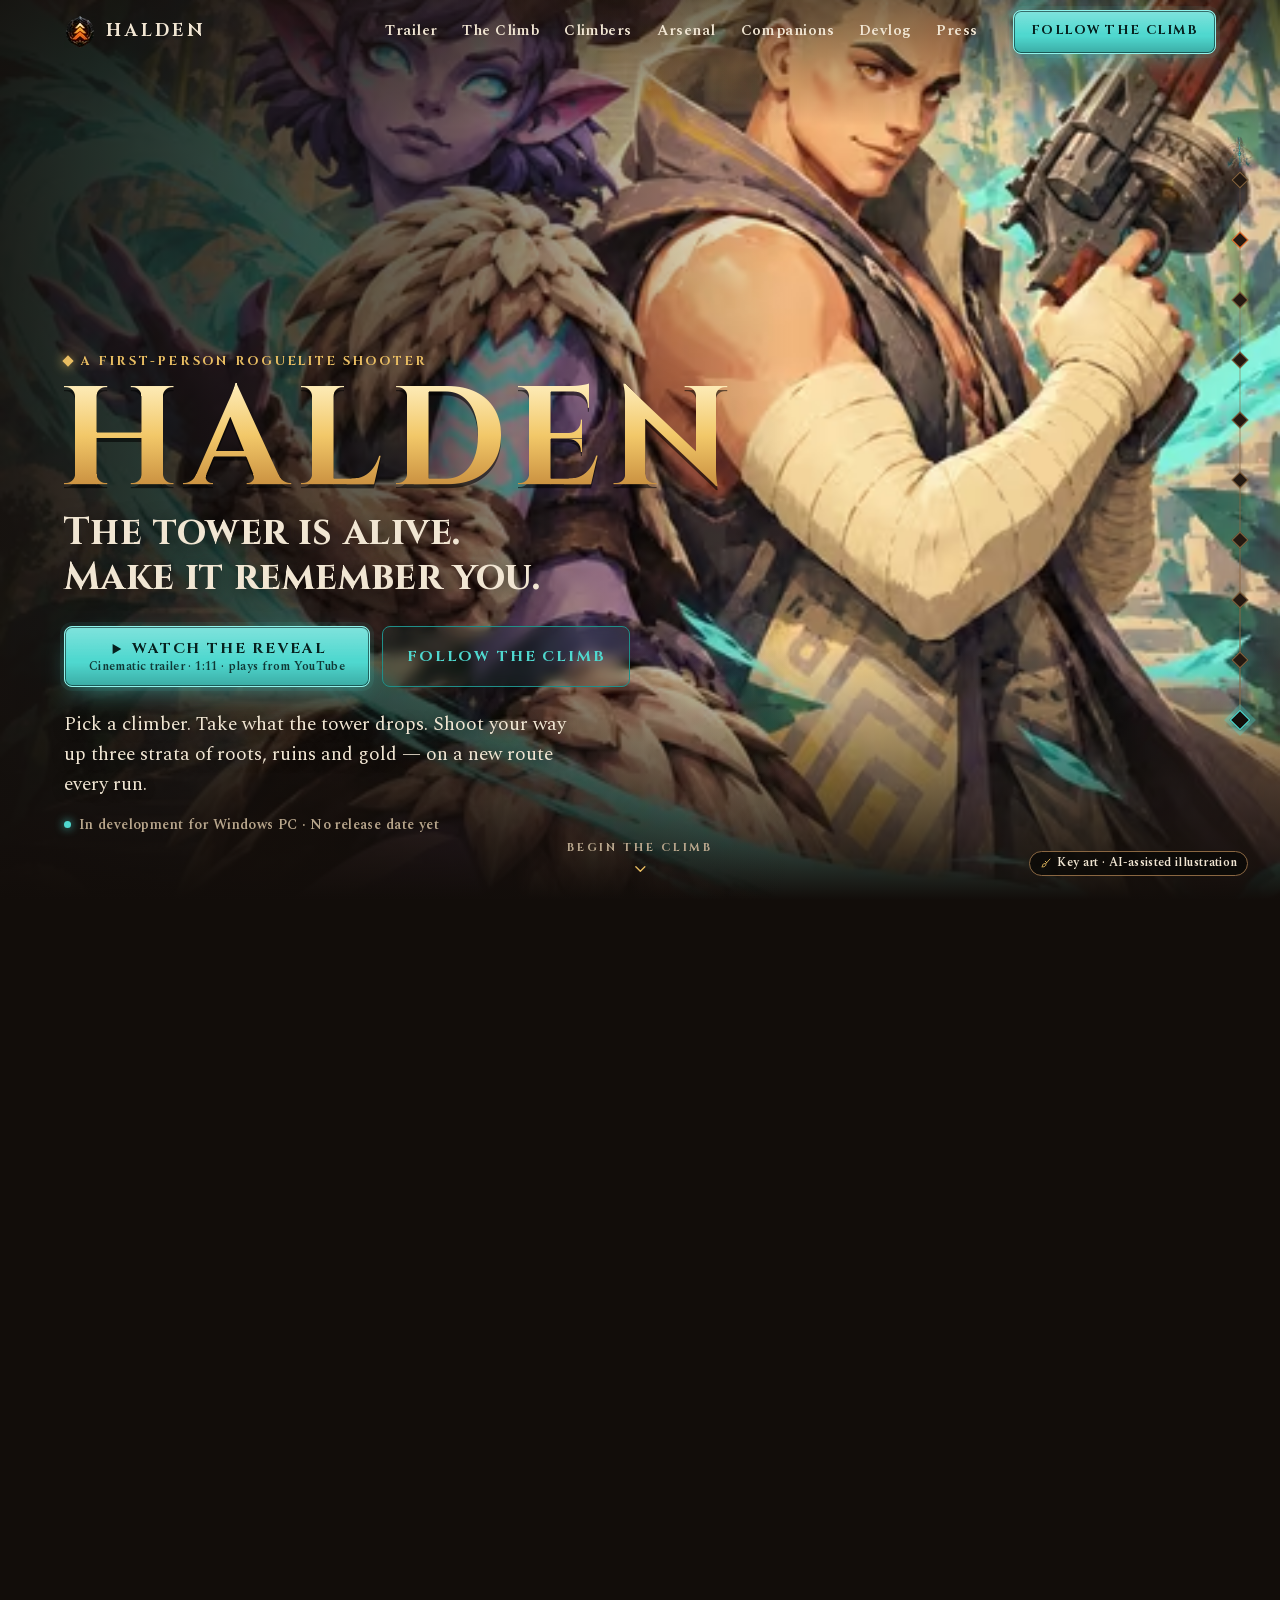
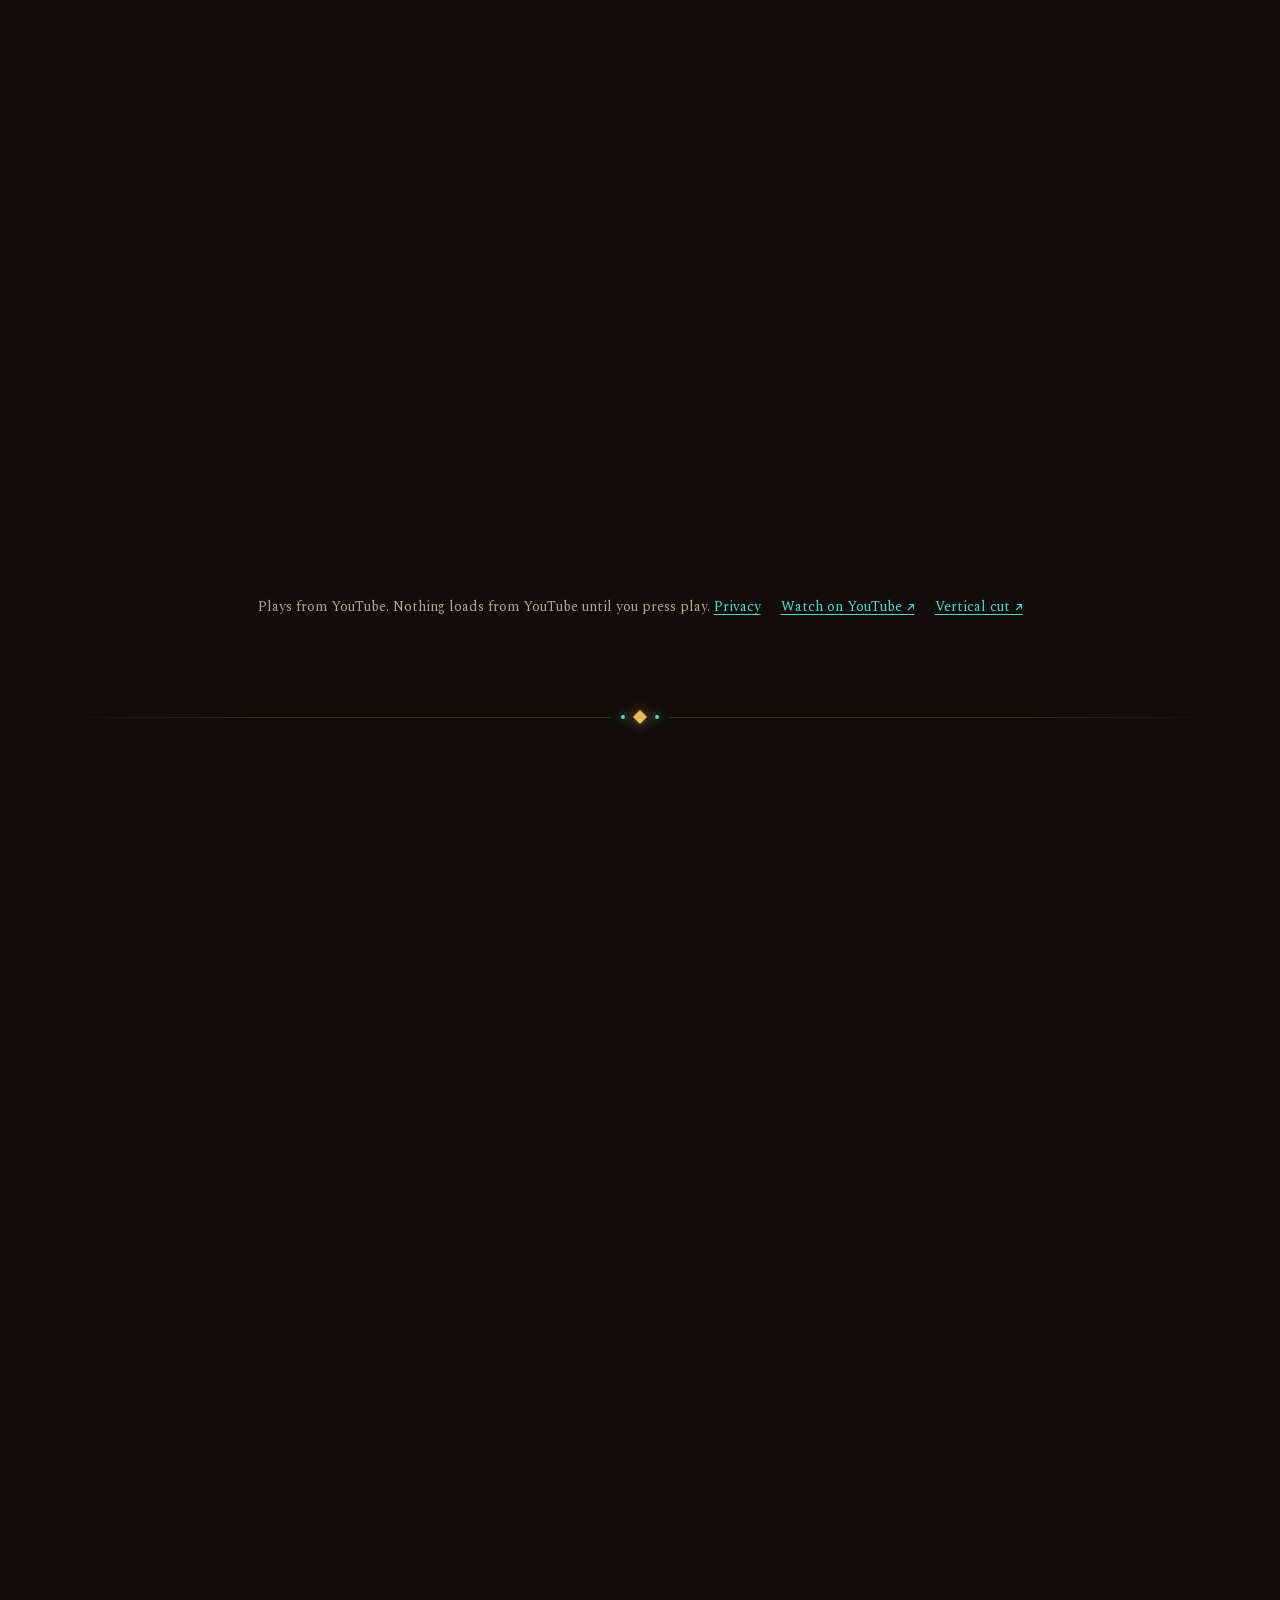
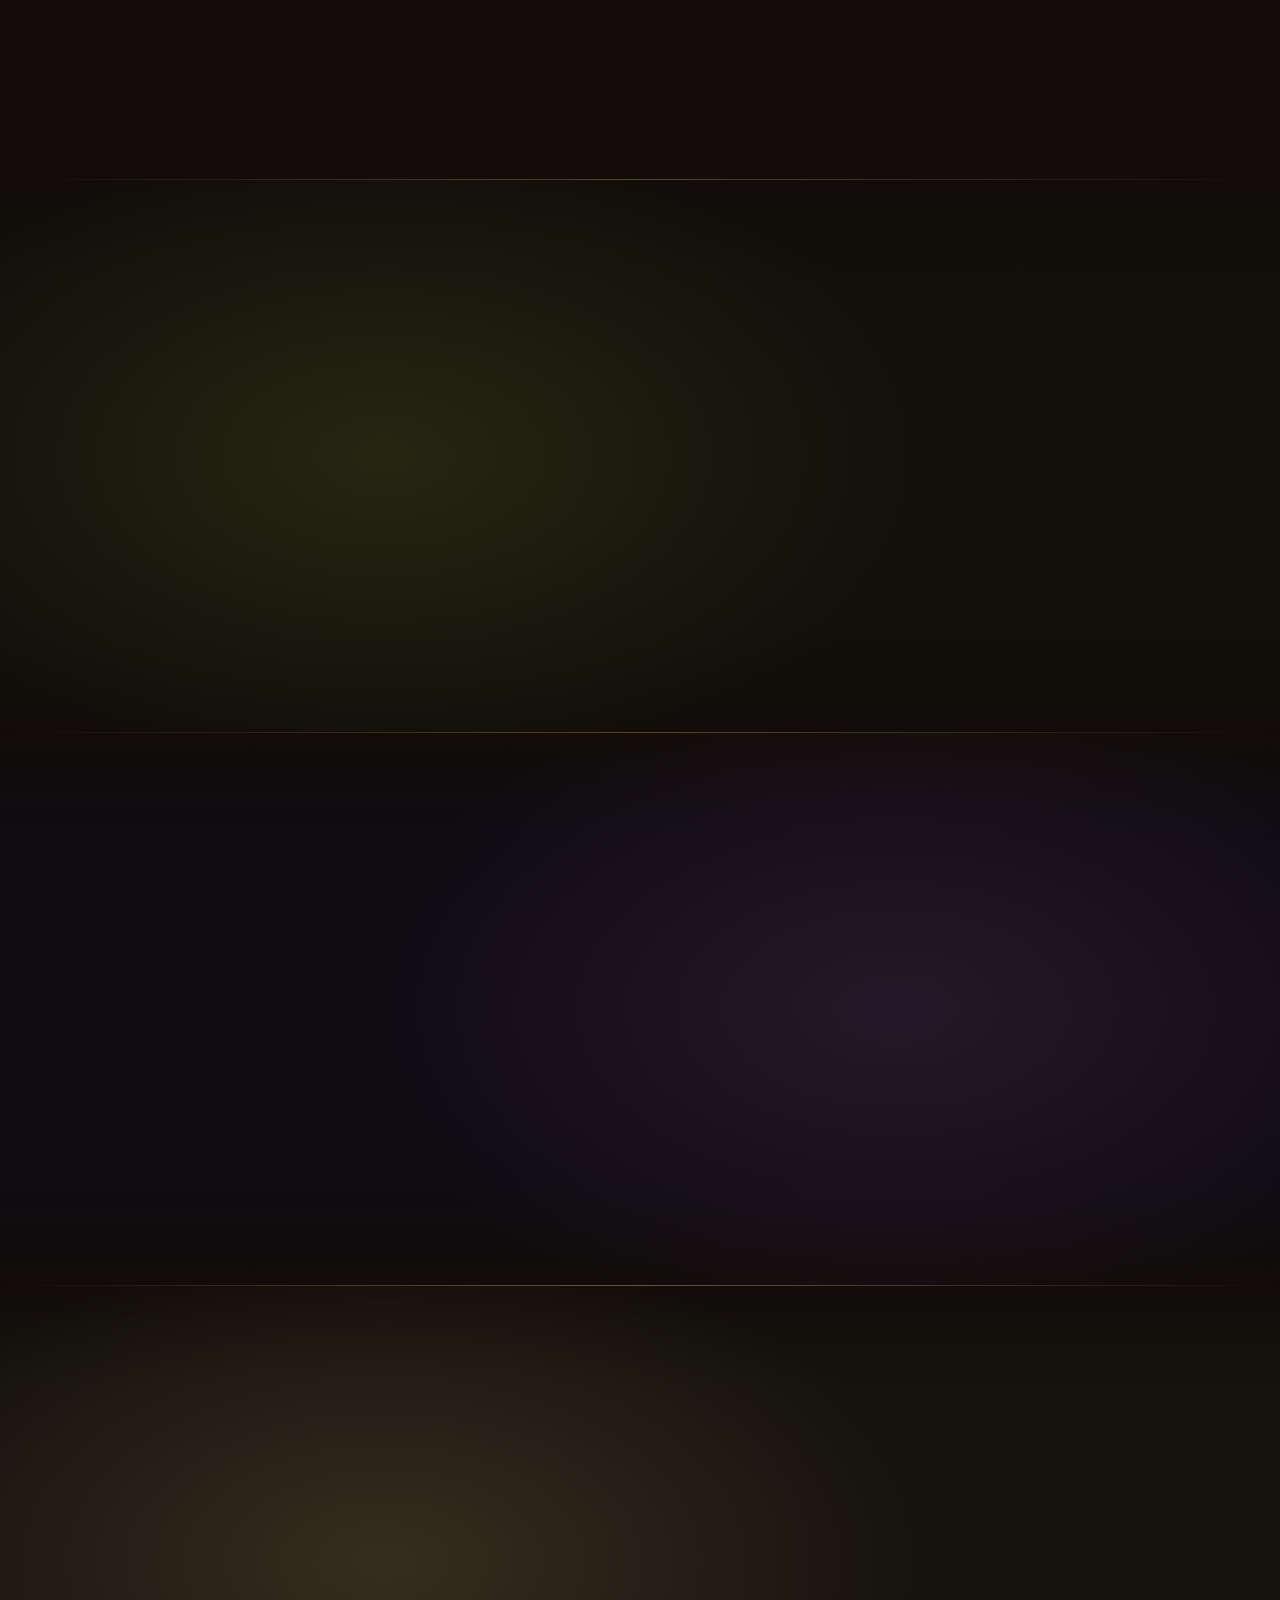
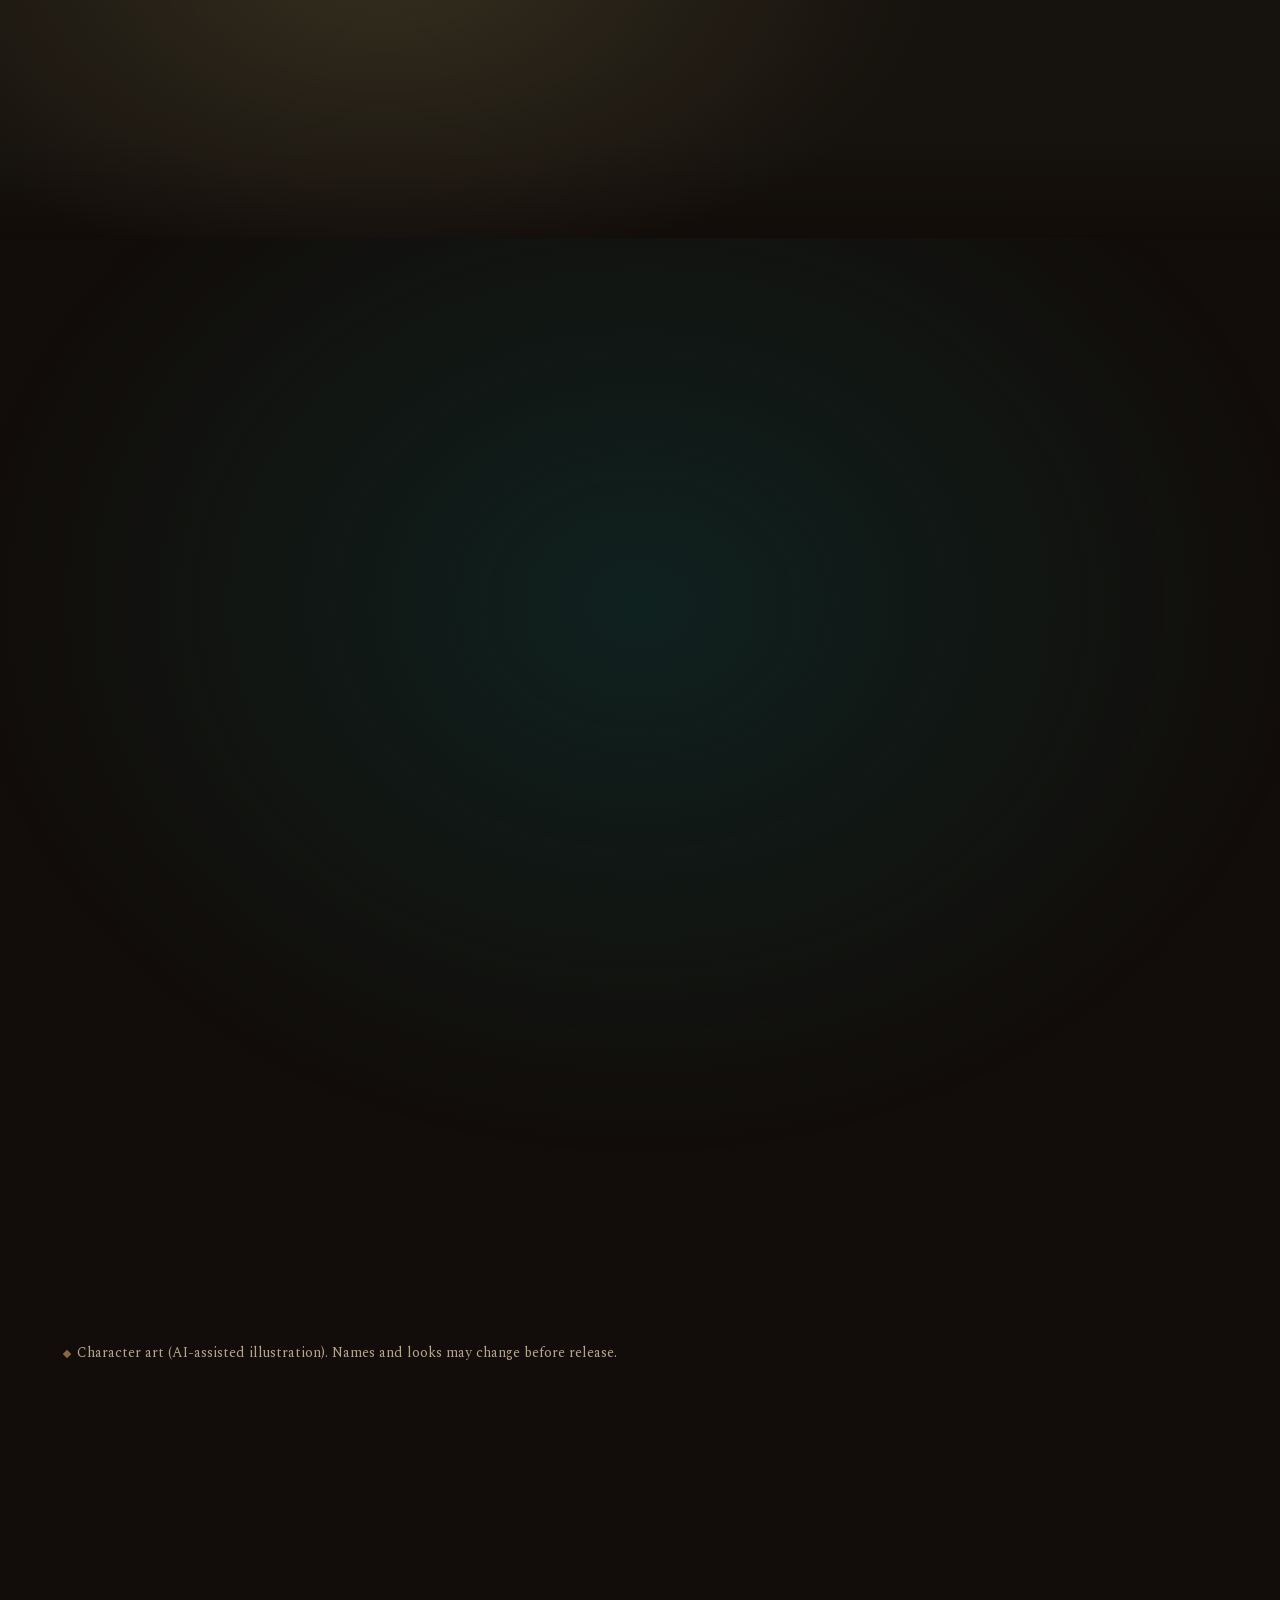
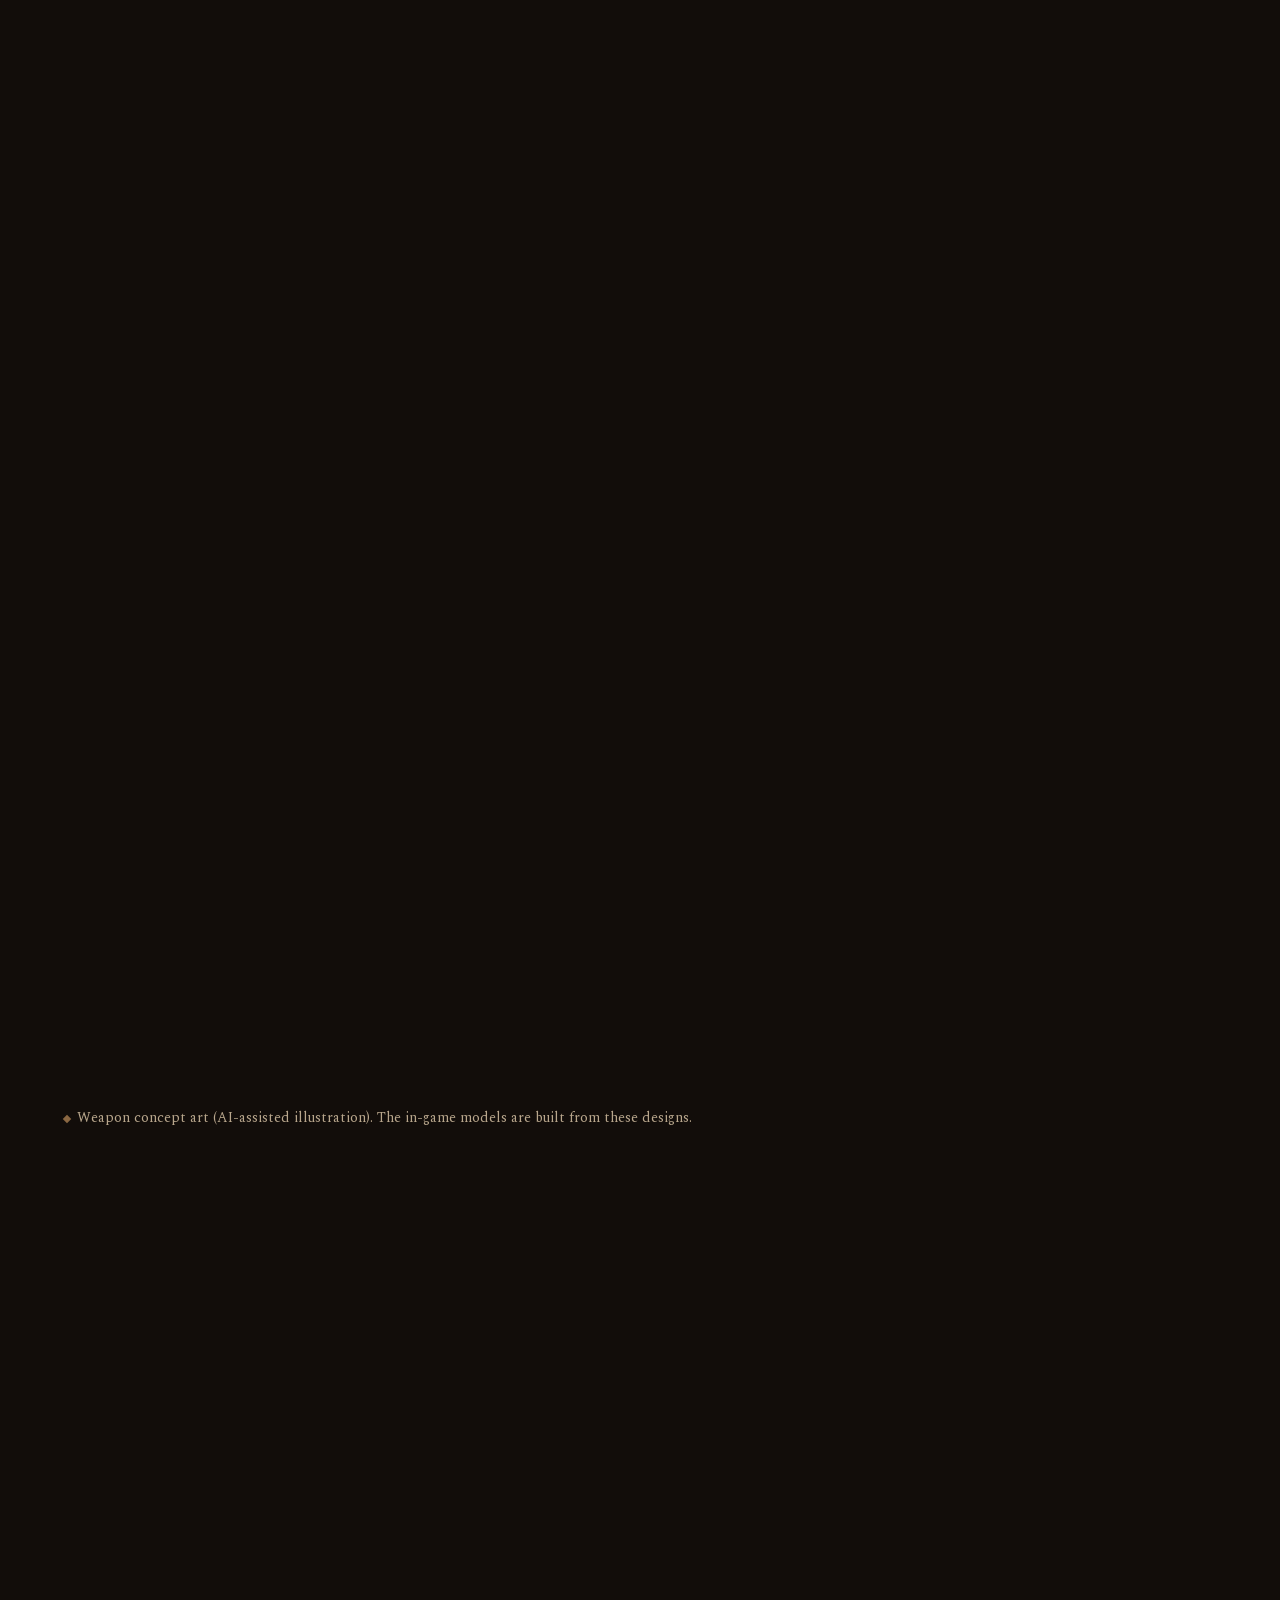
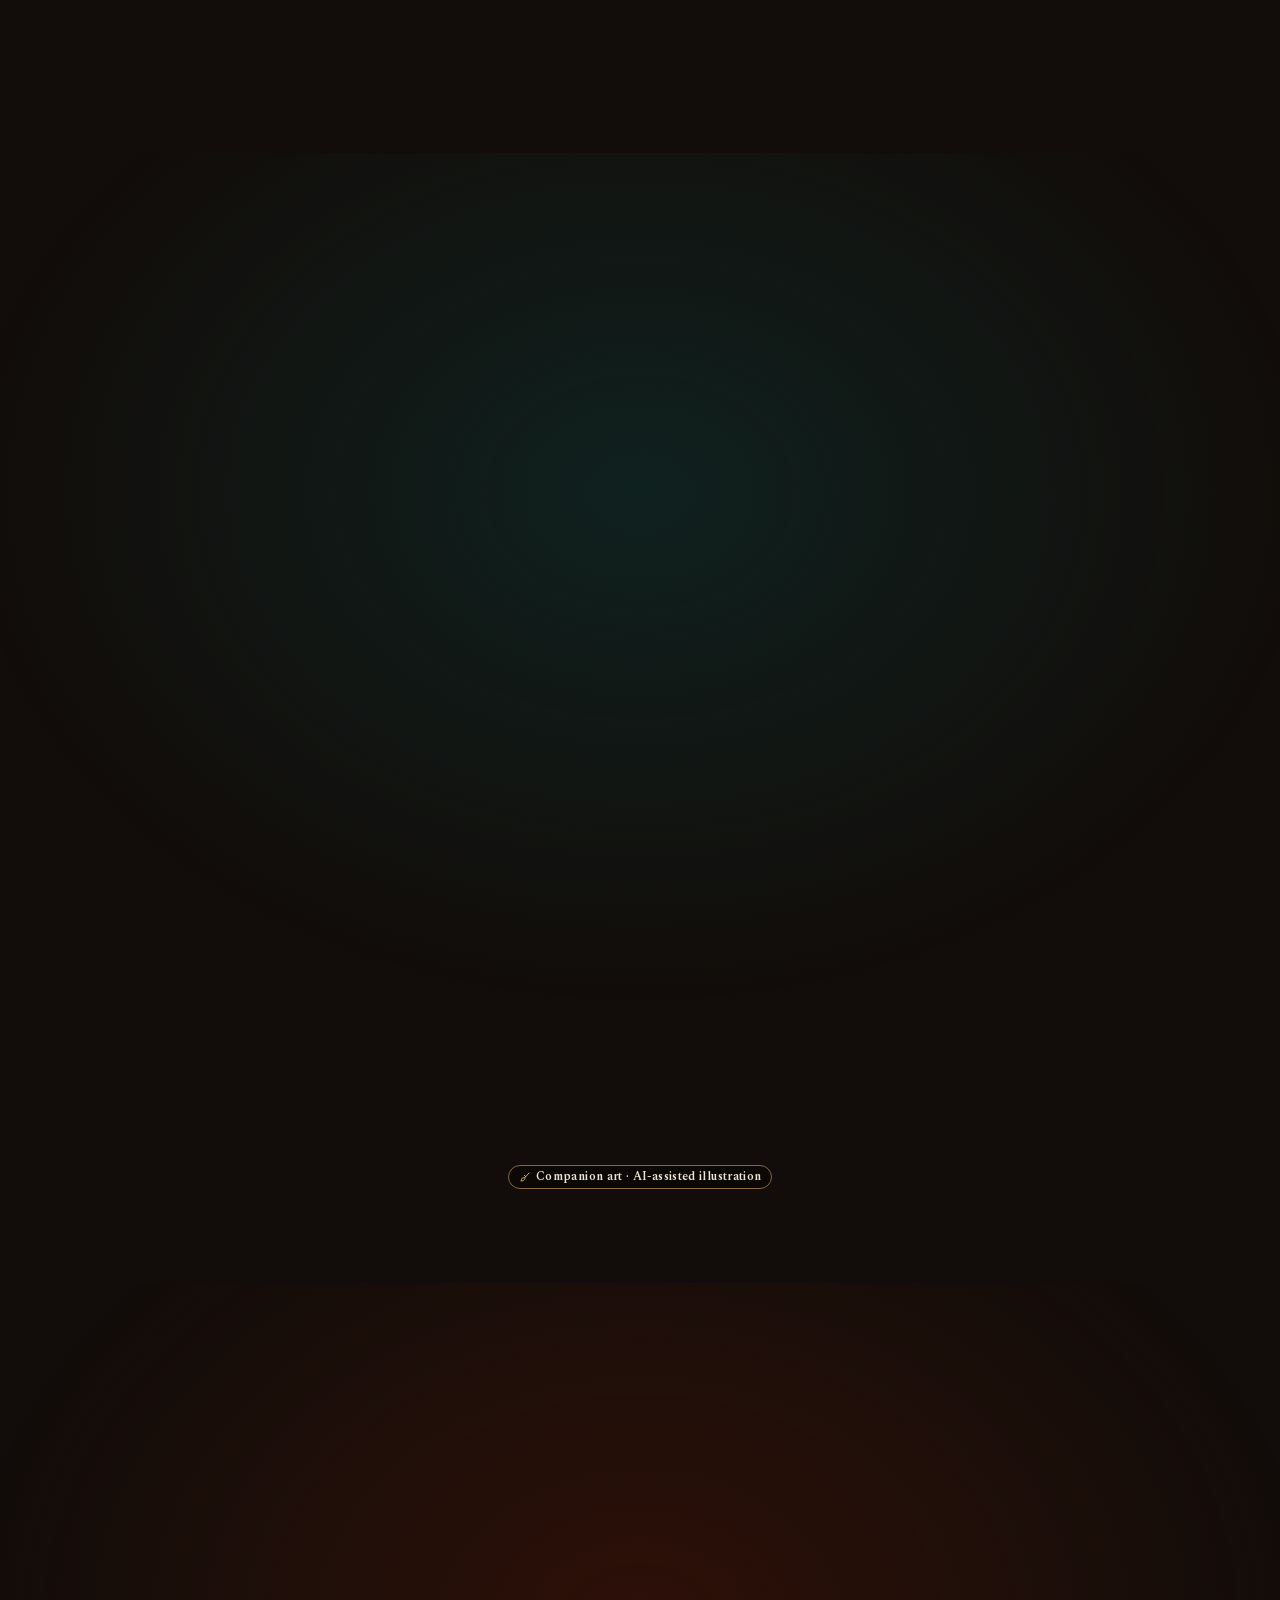
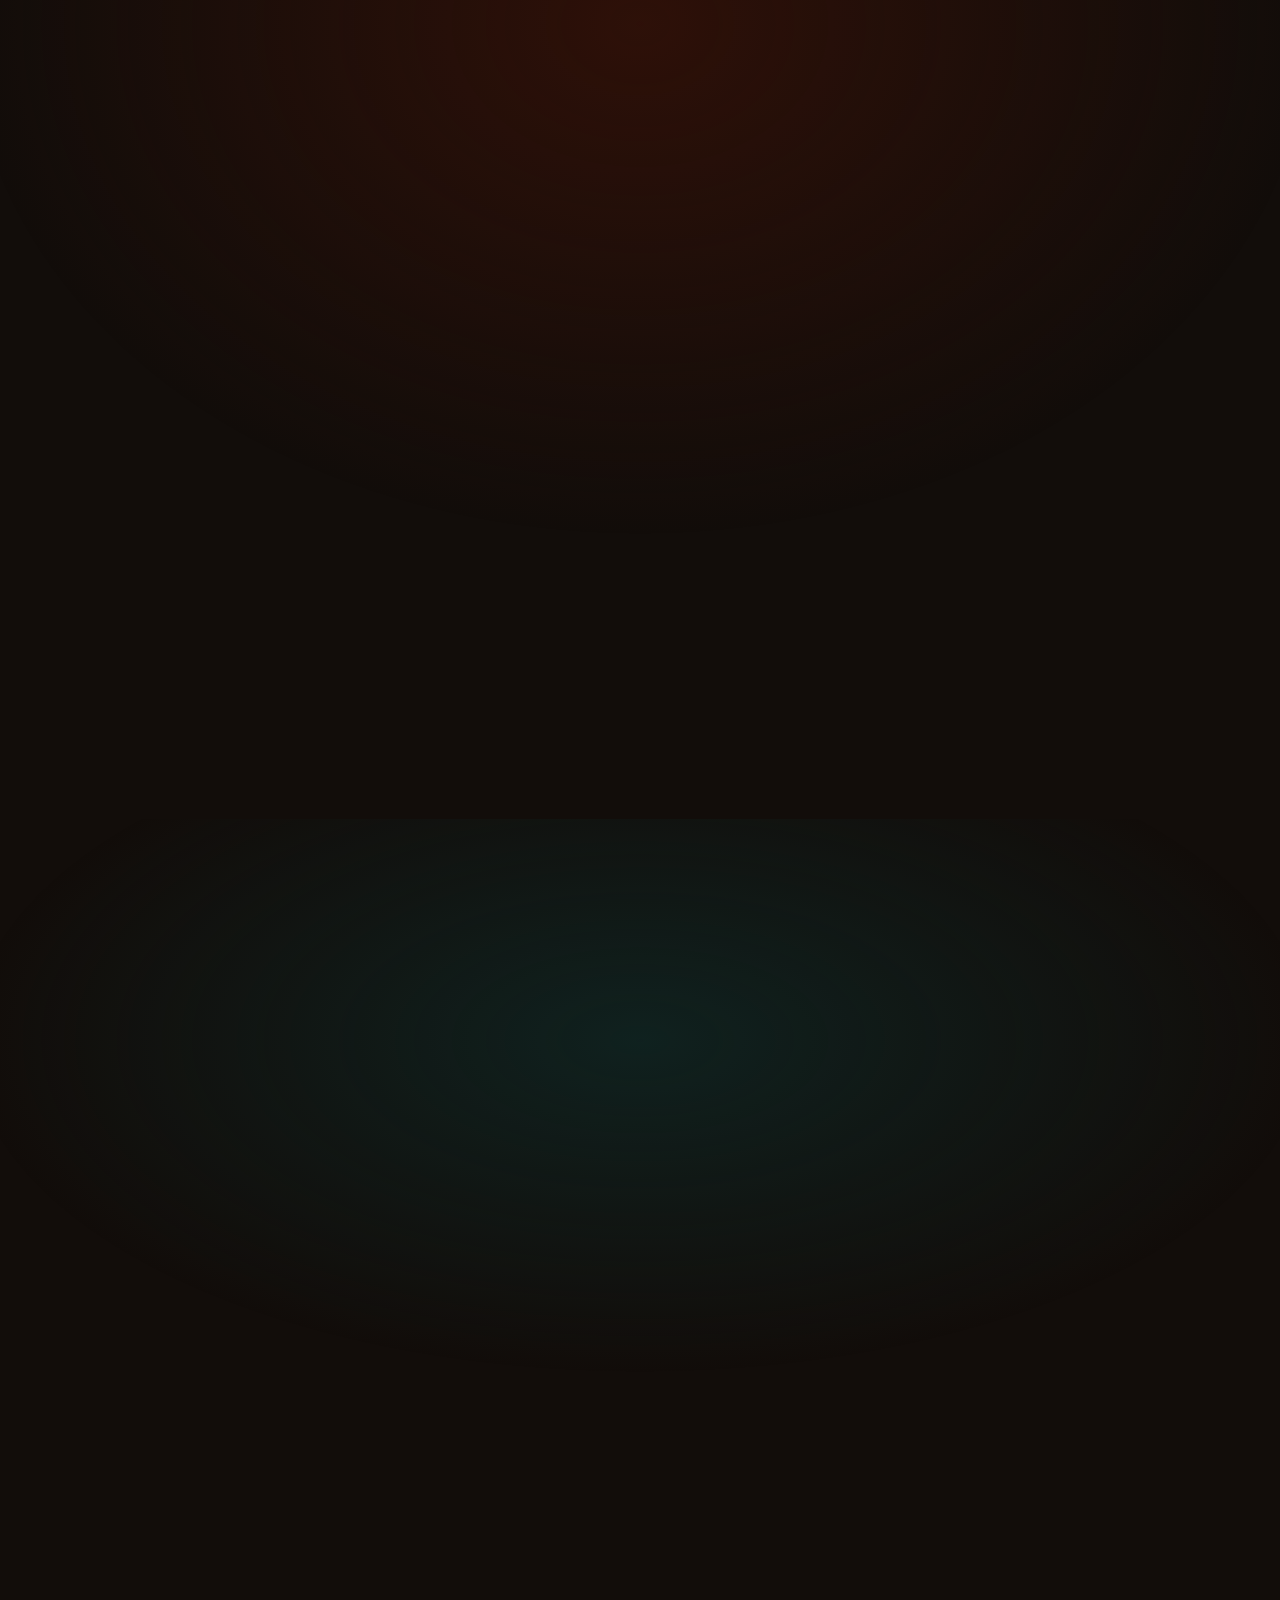
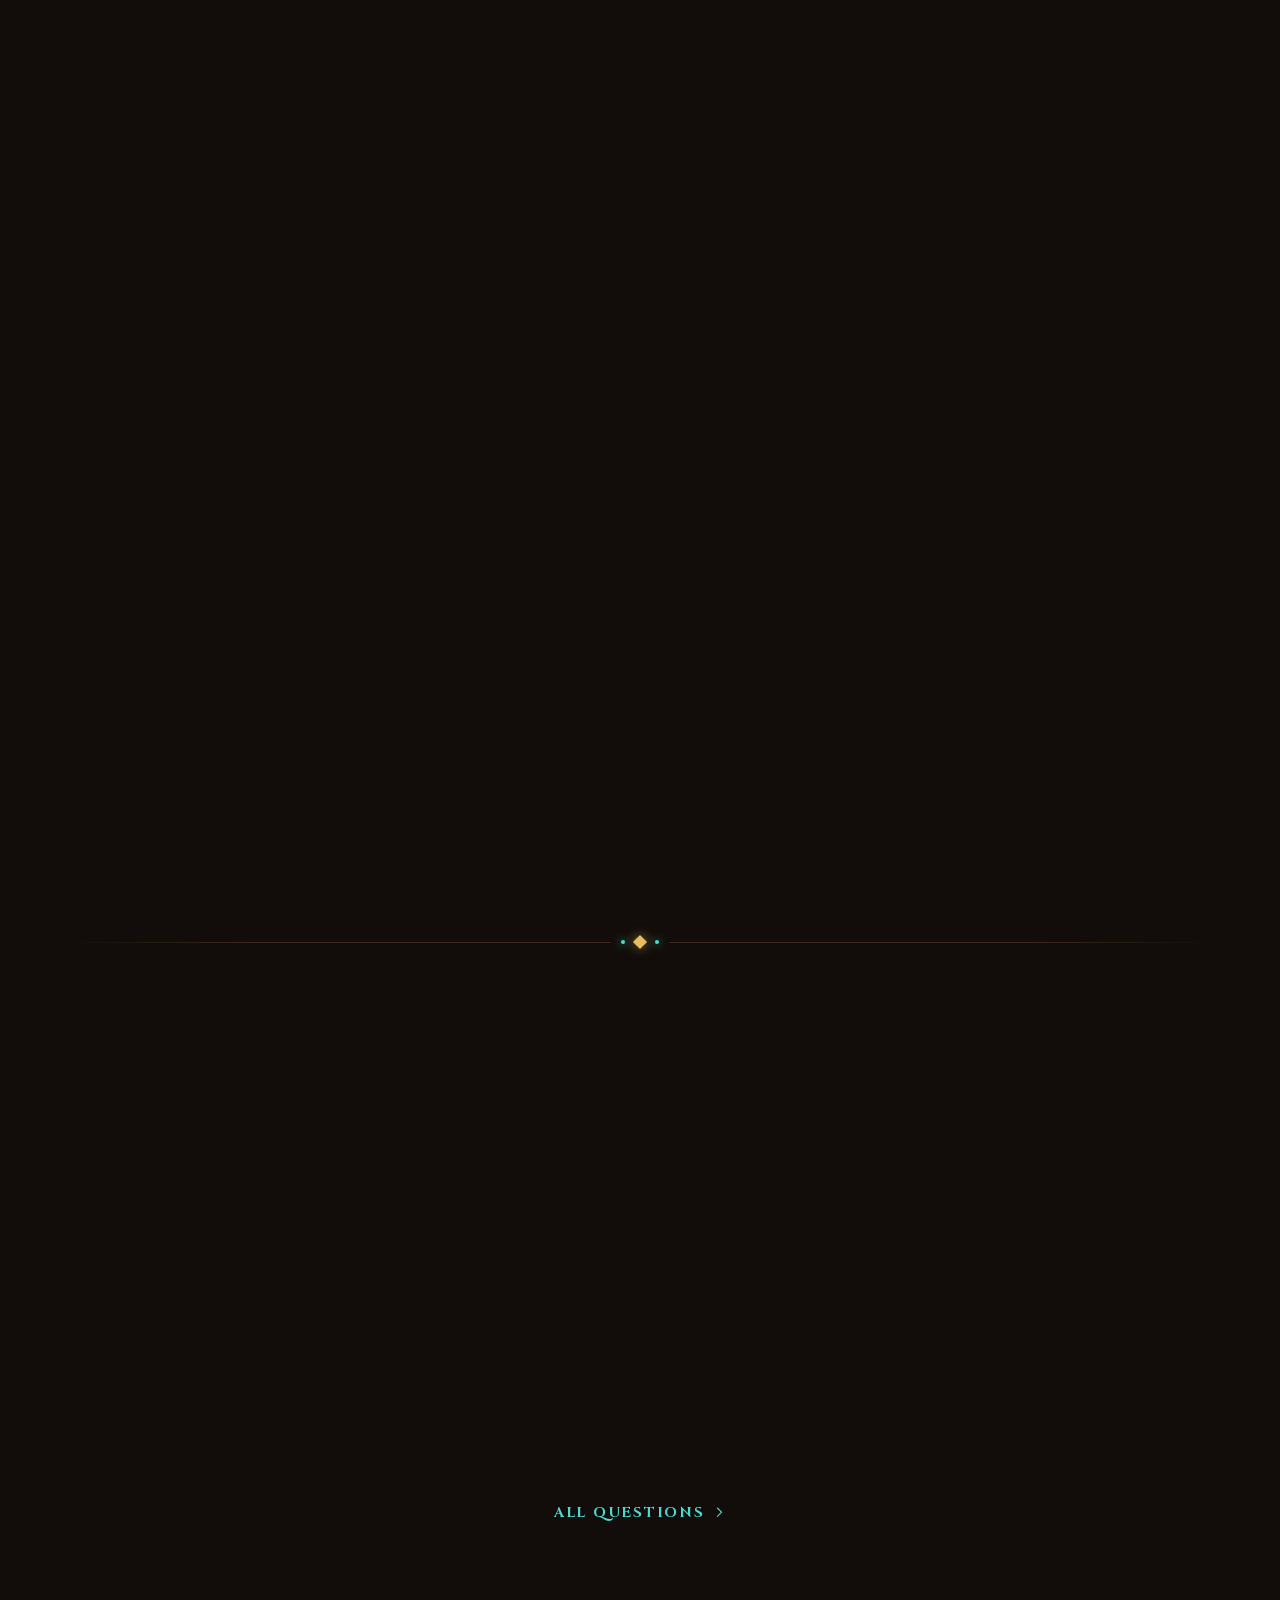
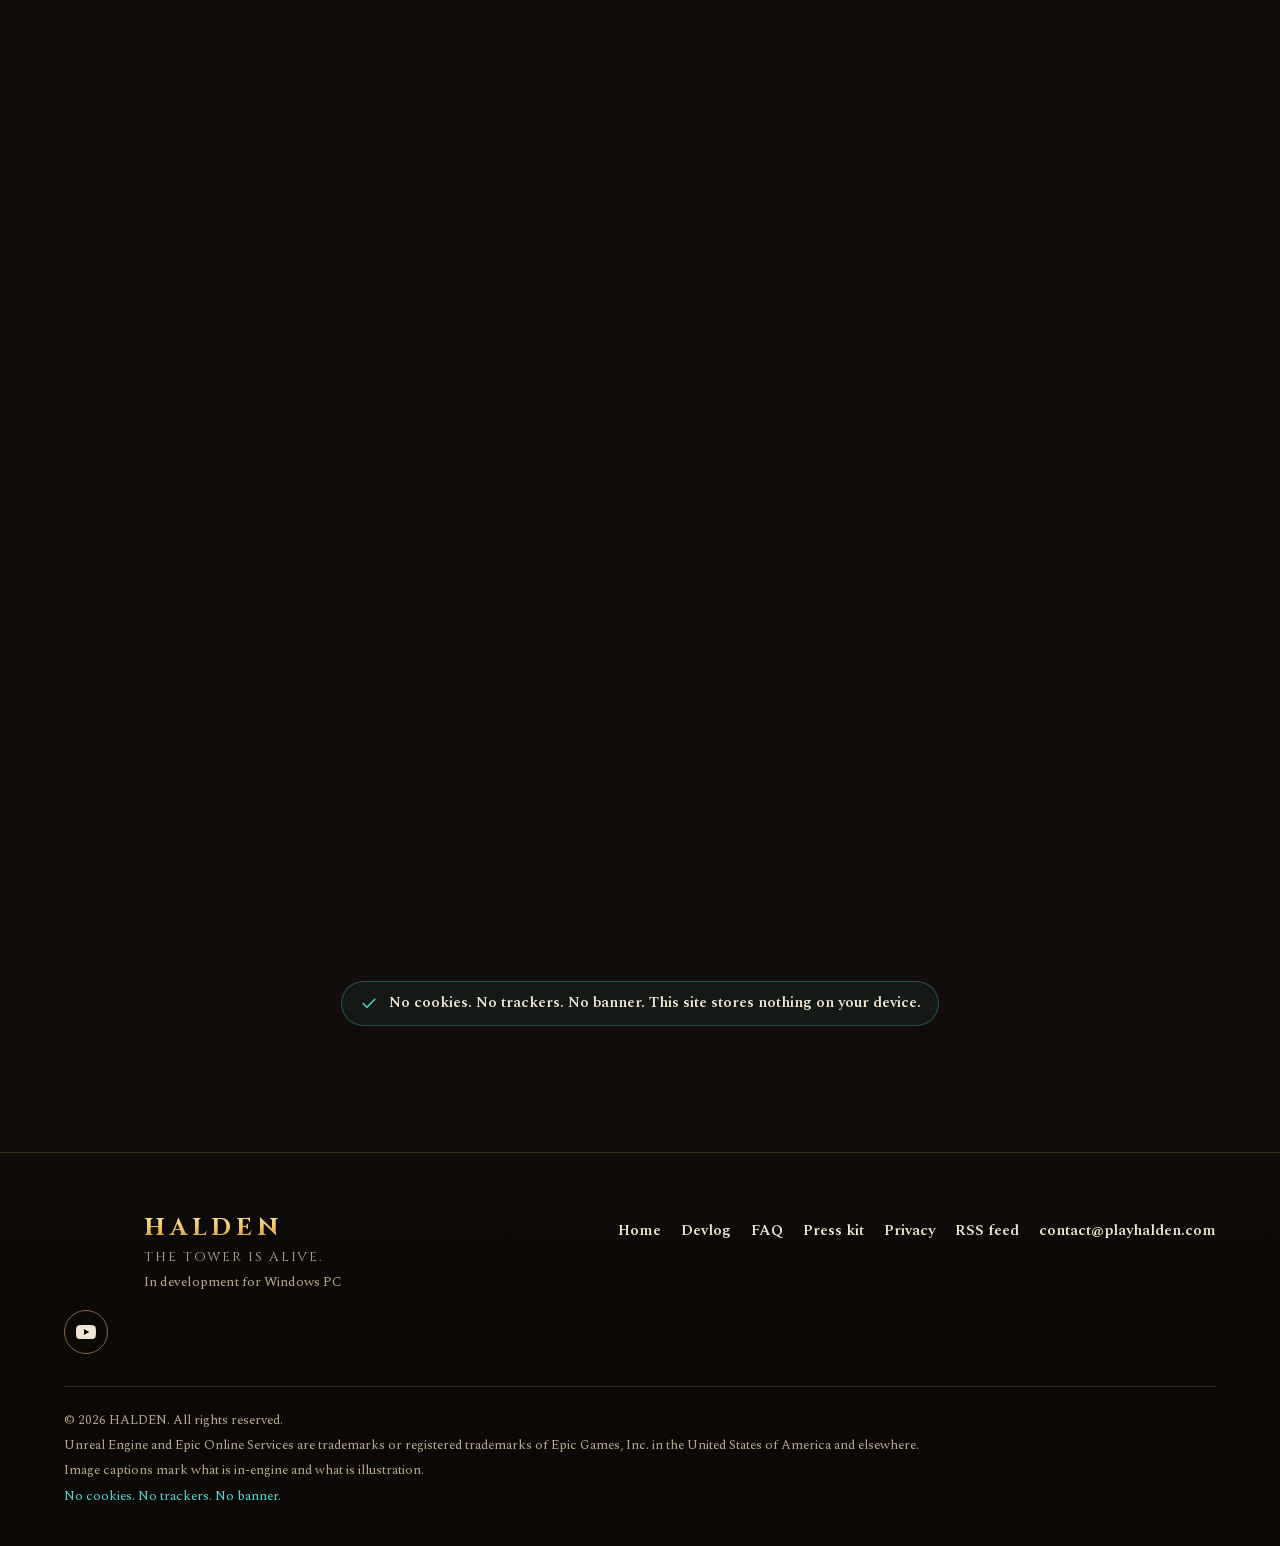
<file: index.html>
<!doctype html>
<html lang="en">
<head>
<meta charset="utf-8">
<meta name="viewport" content="width=device-width, initial-scale=1">
<meta http-equiv="Content-Security-Policy" content="default-src &#39;self&#39;; img-src &#39;self&#39; data:; style-src &#39;self&#39;; script-src &#39;self&#39;; font-src &#39;self&#39;; media-src &#39;self&#39;; manifest-src &#39;self&#39;; frame-src https://www.youtube-nocookie.com; connect-src &#39;self&#39;; object-src &#39;none&#39;; base-uri &#39;self&#39;; form-action &#39;none&#39;; upgrade-insecure-requests">
<meta name="referrer" content="strict-origin-when-cross-origin">
<meta name="color-scheme" content="dark">
<meta name="theme-color" content="#120d0a">
<title>HALDEN | First-person roguelite shooter for Windows PC</title>
<meta name="description" content="HALDEN is a cel-shaded first-person roguelite shooter for Windows PC. Climb a living tower: four climbers, 30+ weapons and a new route every run.">
<link rel="canonical" href="https://playhalden.com/">
<meta property="og:type" content="website">
<meta property="og:site_name" content="HALDEN">
<meta property="og:title" content="HALDEN | First-person roguelite shooter for Windows PC">
<meta property="og:description" content="HALDEN is a cel-shaded first-person roguelite shooter for Windows PC. Climb a living tower: four climbers, 30+ weapons and a new route every run.">
<meta property="og:url" content="https://playhalden.com/">
<meta property="og:locale" content="en_US">
<meta property="og:image" content="https://playhalden.com/assets/img/og/halden-og-1200x630.jpg">
<meta property="og:image:width" content="1200">
<meta property="og:image:height" content="630">
<meta property="og:image:type" content="image/jpeg">
<meta property="og:image:alt" content="HALDEN key art: two climbers before the golden living tower, with the HALDEN wordmark. AI-assisted illustration.">
<meta name="twitter:card" content="summary_large_image">
<meta name="twitter:title" content="HALDEN | First-person roguelite shooter for Windows PC">
<meta name="twitter:description" content="HALDEN is a cel-shaded first-person roguelite shooter for Windows PC. Climb a living tower: four climbers, 30+ weapons and a new route every run.">
<meta name="twitter:image" content="https://playhalden.com/assets/img/og/halden-og-1200x630.jpg">
<meta name="twitter:image:alt" content="HALDEN key art: two climbers before the golden living tower, with the HALDEN wordmark. AI-assisted illustration.">
<script type="application/ld+json">{"@context":"https://schema.org","@graph":[{"@type":"WebSite","@id":"https://playhalden.com/#website","name":"HALDEN","url":"https://playhalden.com/","inLanguage":"en"},{"@type":"VideoGame","@id":"https://playhalden.com/#game","name":"HALDEN","url":"https://playhalden.com/","description":"HALDEN is a cel-shaded first-person roguelite shooter for Windows PC. Climb a living tower: four climbers, 30+ weapons and a new route every run.","genre":["Roguelite","First-person shooter"],"gamePlatform":"PC","operatingSystem":"Windows","applicationCategory":"Game","playMode":["SinglePlayer"],"creativeWorkStatus":"In development","inLanguage":"en","image":"https://playhalden.com/assets/img/og/halden-og-1200x630.jpg","trailer":{"@id":"https://playhalden.com/#trailer"},"sameAs":["https://www.youtube.com/@EmetStudiosOfficial"]},{"@type":"VideoObject","@id":"https://playhalden.com/#trailer","name":"HALDEN | Official Reveal Trailer","description":"Cinematic reveal trailer for HALDEN. AI-assisted visuals; not gameplay footage.","thumbnailUrl":"https://playhalden.com/assets/img/halden-trailer-poster-1440.jpg","uploadDate":"2026-10-03T15:25:49-07:00","duration":"PT1M11S","embedUrl":"https://www.youtube-nocookie.com/embed/CzQmfyqux14"}]}</script>
<link rel="preload" href="/assets/fonts/cinzel-700.woff2" as="font" type="font/woff2" crossorigin>
<link rel="preload" href="/assets/fonts/spectral-400.woff2" as="font" type="font/woff2" crossorigin>
<link rel="preload" as="image" type="image/avif" media="(min-width: 64rem)" imagesrcset="/assets/img/halden-hero-d-768.avif 768w, /assets/img/halden-hero-d-1024.avif 1024w, /assets/img/halden-hero-d-1440.avif 1440w, /assets/img/halden-hero-d-1672.avif 1672w" imagesizes="100vw" fetchpriority="high">
<link rel="preload" as="image" type="image/avif" media="(max-width: 63.99rem)" imagesrcset="/assets/img/halden-hero-m-480.avif 480w, /assets/img/halden-hero-m-768.avif 768w, /assets/img/halden-hero-m-941.avif 941w" imagesizes="100vw" fetchpriority="high">
<link rel="stylesheet" href="/assets/css/site.77a6c686.css">
<script type="module" src="/assets/js/site.a671a688.js"></script>
<link rel="alternate" type="application/atom+xml" title="HALDEN devlog" href="/devlog/feed.xml">
<link rel="icon" href="/favicon.ico" sizes="16x16 32x32 48x48">
<link rel="apple-touch-icon" href="/apple-touch-icon.png">
<link rel="manifest" href="/site.webmanifest">
</head>
<body class="page-home" data-theme="ember">
<a class="skip" href="#main">Skip to content</a>
<svg class="sprite" aria-hidden="true" focusable="false" xmlns="http://www.w3.org/2000/svg">
<symbol id="i-camera" viewBox="0 0 24 24"><path d="M4 8h3l2-3h6l2 3h3v11H4z"/><circle cx="12" cy="13" r="3.5"/></symbol>
<symbol id="i-brush" viewBox="0 0 24 24"><path d="M20 4L11 14"/><path d="M13.5 11.5l-3-3"/><path d="M10 13c-3 0-5 1.8-5 4.6 0 .9-.6 1.6-1.4 2 4.4.8 8.4-1.3 8.4-4.6"/></symbol>
<symbol id="i-compass" viewBox="0 0 24 24"><circle cx="12" cy="12" r="9"/><path d="M15.5 8.5l-2 5-5 2 2-5z"/></symbol>
<symbol id="i-play" viewBox="0 0 24 24"><path d="M7 4.5v15l13-7.5z" fill="currentColor" stroke="none"/></symbol>
<symbol id="i-chevron-down" viewBox="0 0 24 24"><path d="M6 9l6 6 6-6"/></symbol>
<symbol id="i-menu" viewBox="0 0 24 24"><path d="M4 7h16M4 12h16M4 17h16"/></symbol>
<symbol id="i-close" viewBox="0 0 24 24"><path d="M6 6l12 12M18 6L6 18"/></symbol>
<symbol id="i-left" viewBox="0 0 24 24"><path d="M15 5l-7 7 7 7"/></symbol>
<symbol id="i-right" viewBox="0 0 24 24"><path d="M9 5l7 7-7 7"/></symbol>
<symbol id="i-external" viewBox="0 0 24 24"><path d="M8 16L16 8M9.5 8H16v6.5"/></symbol>
<symbol id="i-check" viewBox="0 0 24 24"><path d="M5 12.5l4.5 4.5L19 7.5"/></symbol>
<symbol id="i-vein" viewBox="0 0 14 20"><path d="M7 1v7.5M7 8.5L3.2 13.5 2 19M7 8.5l3.6 4.2.9 5.8M7 8.5v4" fill="none" stroke="currentColor" stroke-width="1.6" stroke-linecap="round" stroke-linejoin="round"/><circle cx="7" cy="8.5" r="1.4" fill="currentColor" stroke="none"/></symbol>
<symbol id="i-fight" viewBox="0 0 24 24"><path d="M4 4l10.5 10.5M4 4h3.5M4 4v3.5M20 4L9.5 14.5M20 4h-3.5M20 4v3.5M7 13.5l3.5 3.5M5.5 18.5l2.5-2.5M17 13.5L13.5 17M18.5 18.5L16 16"/></symbol>
<symbol id="i-elite" viewBox="0 0 24 24"><path d="M5 3.5c-.3 3.4 1.2 5.6 3 6.3M19 3.5c.3 3.4-1.2 5.6-3 6.3"/><path d="M7 12a5 5 0 0 1 10 0v3.2l-2 1V19H9v-2.8l-2-1z"/><path d="M10 13.2h.01M14 13.2h.01" stroke-width="2.6"/></symbol>
<symbol id="i-event" viewBox="0 0 24 24"><path d="M12 2.5l9.5 9.5-9.5 9.5L2.5 12z"/><path d="M10 10.2a2 2 0 1 1 2.9 1.8c-.6.3-.9.8-.9 1.5"/><path d="M12 16.3h.01" stroke-width="2.4"/></symbol>
<symbol id="i-coin" viewBox="0 0 24 24"><circle cx="12" cy="12" r="8.5"/><circle cx="12" cy="12" r="5"/><path d="M12 9.6l2.4 2.4-2.4 2.4-2.4-2.4z"/></symbol>
<symbol id="i-flame" viewBox="0 0 24 24"><path d="M12 3c.8 3.2 5 5.2 5 10a5 5 0 0 1-10 0c0-2.1 1-3.6 2-4.5 0 2 .9 3 2 3.2 0-3-1-5.2 1-8.7z"/></symbol>
<symbol id="i-crown" viewBox="0 0 24 24"><path d="M3 8l4.5 4L12 5l4.5 7L21 8l-2 10H5z"/><path d="M5 21h14"/></symbol>
<symbol id="i-users" viewBox="0 0 24 24"><circle cx="9" cy="8" r="3.2"/><path d="M3 19c.5-3.5 3-5.5 6-5.5s5.5 2 6 5.5"/><circle cx="17" cy="9" r="2.6"/><path d="M15.6 13.6c2.6.2 4.5 2 4.9 5"/></symbol>
<symbol id="i-layers" viewBox="0 0 24 24"><path d="M12 3l9 4.5-9 4.5-9-4.5z"/><path d="M3 12l9 4.5 9-4.5"/><path d="M3 16.5L12 21l9-4.5"/></symbol>
<symbol id="i-target" viewBox="0 0 24 24"><circle cx="12" cy="12" r="7.5"/><path d="M12 2v5M12 17v5M2 12h5M17 12h5"/><circle cx="12" cy="12" r="1.2"/></symbol>
<symbol id="i-route" viewBox="0 0 24 24"><circle cx="6" cy="19" r="2"/><circle cx="18" cy="5" r="2"/><path d="M8 19h6a3.5 3.5 0 0 0 0-7h-4a3.5 3.5 0 0 1 0-7h6"/></symbol>
<symbol id="i-mail" viewBox="0 0 24 24"><rect x="3" y="5" width="18" height="14" rx="2"/><path d="M3.5 7l8.5 6 8.5-6"/></symbol>
<symbol id="i-download" viewBox="0 0 24 24"><path d="M12 4v11M7 10l5 5 5-5M5 20h14"/></symbol>
<symbol id="i-copy" viewBox="0 0 24 24"><rect x="8" y="8" width="12" height="12" rx="2"/><path d="M16 8V5a1 1 0 0 0-1-1H5a1 1 0 0 0-1 1v10a1 1 0 0 0 1 1h3"/></symbol>
<symbol id="i-store" viewBox="0 0 24 24"><path d="M4 9h16l-1 11H5z"/><path d="M8.5 9V7a3.5 3.5 0 0 1 7 0v2"/></symbol>
<symbol id="i-chat" viewBox="0 0 24 24"><path d="M4 5h16v11H10l-5 4v-4H4z"/></symbol>
<symbol id="i-flag" viewBox="0 0 24 24"><path d="M5 21V4M5 4h11l-2 4 2 4H5"/></symbol>
<symbol id="i-book" viewBox="0 0 24 24"><path d="M4 5.5C6.5 4 9.5 4 12 6c2.5-2 5.5-2 8-.5V19c-2.5-1.5-5.5-1.5-8 .5-2.5-2-5.5-2-8-.5z"/><path d="M12 6v13.5"/></symbol>
<symbol id="i-youtube" viewBox="0 0 24 24"><path fill="currentColor" stroke="none" d="M23.498 6.186a3.016 3.016 0 0 0-2.122-2.136C19.505 3.545 12 3.545 12 3.545s-7.505 0-9.377.505A3.017 3.017 0 0 0 .502 6.186C0 8.07 0 12 0 12s0 3.93.502 5.814a3.016 3.016 0 0 0 2.122 2.136c1.871.505 9.376.505 9.376.505s7.505 0 9.377-.505a3.015 3.015 0 0 0 2.122-2.136C24 15.93 24 12 24 12s0-3.93-.502-5.814zM9.545 15.568V8.432L15.818 12l-6.273 3.568z"/></symbol>
<symbol id="i-rss" viewBox="0 0 24 24"><path fill="currentColor" stroke="none" d="M19.199 24C19.199 13.467 10.533 4.8 0 4.8V0c13.165 0 24 10.835 24 24h-4.801zM3.291 17.415c1.814 0 3.293 1.479 3.293 3.295 0 1.813-1.485 3.29-3.301 3.29C1.47 24 0 22.526 0 20.71s1.475-3.294 3.291-3.295zM15.909 24h-4.665c0-6.169-5.075-11.245-11.244-11.245V8.09c8.727 0 15.909 7.184 15.909 15.91z"/></symbol>
</svg>

<div class="hero-sentinel" aria-hidden="true"></div>
<header class="site-header">
  <div class="site-header__inner wrap">
    <a class="brand" href="/" aria-current="page"><picture><source type="image/avif" srcset="/assets/img/halden-logo-32.avif 1x, /assets/img/halden-logo-64.avif 2x"><source type="image/webp" srcset="/assets/img/halden-logo-32.webp 1x, /assets/img/halden-logo-64.webp 2x"><img src="/logo.png" width="32" height="32" alt=""></picture><span class="brand__word">HALDEN</span><span class="visually-hidden">, home</span></a>
    <button class="menu-btn" type="button" aria-expanded="false" aria-controls="nav-panel"><span class="menu-btn__open"><svg class="ico" aria-hidden="true" focusable="false"><use href="#i-menu"></use></svg>Menu</span><span class="menu-btn__close"><svg class="ico" aria-hidden="true" focusable="false"><use href="#i-close"></use></svg>Close</span></button>
    <div class="nav-scrim" aria-hidden="true"></div>
    <div class="nav-panel" id="nav-panel">
      <nav class="nav" aria-label="Primary">
        <ul>
          <li><a href="/#trailer">Trailer</a></li>
          <li><a href="/#climb">The Climb</a></li>
          <li><a href="/#heroes">Climbers</a></li>
          <li><a href="/#arsenal">Arsenal</a></li>
          <li><a href="/#companions">Companions</a></li>
          <li><a href="/devlog/">Devlog</a></li>
          <li><a href="/press/">Press</a></li>
        </ul>
      </nav>
      <a class="btn btn--primary header-cta btn--sm" href="#follow">Follow the climb</a>
    </div>
  </div>
</header>
<nav class="spine" aria-label="Climb progress">
  <picture><source type="image/avif" srcset="/assets/img/halden-tower-64.avif 64w" sizes="28px"><img class="spine__emblem" src="/assets/img/halden-tower-64.webp" width="64" height="77" alt="" decoding="async" loading="lazy"></picture>
  <div class="spine__track" aria-hidden="true"><div class="spine__fill"></div></div>
  <ol>
    <li><a href="#top"><span class="spine__label">Foot of the tower</span></a></li>
    <li><a href="#rootworks"><span class="spine__label">Rootworks</span></a></li>
    <li><a href="#broodways"><span class="spine__label">Broodways</span></a></li>
    <li><a href="#crown"><span class="spine__label">The Crown</span></a></li>
    <li><a href="#heroes"><span class="spine__label">Climbers</span></a></li>
    <li><a href="#arsenal"><span class="spine__label">Arsenal</span></a></li>
    <li><a href="#ichor"><span class="spine__label">Ichor</span></a></li>
    <li><a href="#companions"><span class="spine__label">Companions</span></a></li>
    <li><a href="#antibodies" class="is-foe"><span class="spine__label">Antibodies</span></a></li>
    <li><a href="#follow"><span class="spine__label">Summit</span></a></li>
  </ol>
</nav>

<main id="main" tabindex="-1">
<section id="top" class="hero" aria-labelledby="hero-title" data-theme-section="ember">
  <div class="hero__media">
    <picture>
<source media="(max-width: 63.99rem)" type="image/avif" srcset="/assets/img/halden-hero-m-480.avif 480w, /assets/img/halden-hero-m-768.avif 768w, /assets/img/halden-hero-m-941.avif 941w" sizes="100vw" width="941" height="1292">
<source media="(max-width: 63.99rem)" type="image/webp" srcset="/assets/img/halden-hero-m-480.webp 480w, /assets/img/halden-hero-m-768.webp 768w, /assets/img/halden-hero-m-941.webp 941w" sizes="100vw" width="941" height="1292">
<source media="(max-width: 63.99rem)" srcset="/assets/img/halden-hero-m-480.jpg 480w, /assets/img/halden-hero-m-768.jpg 768w, /assets/img/halden-hero-m-941.jpg 941w" sizes="100vw" width="941" height="1292">
<source type="image/avif" srcset="/assets/img/halden-hero-d-768.avif 768w, /assets/img/halden-hero-d-1024.avif 1024w, /assets/img/halden-hero-d-1440.avif 1440w, /assets/img/halden-hero-d-1672.avif 1672w" sizes="100vw">
<source type="image/webp" srcset="/assets/img/halden-hero-d-768.webp 768w, /assets/img/halden-hero-d-1024.webp 1024w, /assets/img/halden-hero-d-1440.webp 1440w, /assets/img/halden-hero-d-1672.webp 1672w" sizes="100vw">
<img src="/assets/img/halden-hero-d-1024.jpg" srcset="/assets/img/halden-hero-d-768.jpg 768w, /assets/img/halden-hero-d-1024.jpg 1024w, /assets/img/halden-hero-d-1440.jpg 1440w, /assets/img/halden-hero-d-1672.jpg 1672w" sizes="100vw" width="1672" height="941" alt="Key art: Lysa, a horned climber wreathed in cyan light, and Cinder, firing a drum revolver, charge up the golden stairs of the living tower. AI-assisted illustration." fetchpriority="high" decoding="sync">
</picture>
    <div class="hero__vignette" aria-hidden="true"></div>
    <div class="hero__motes" aria-hidden="true"><i></i><i></i><i></i><i></i><i></i><i></i><i></i><i></i><i></i><i></i><i></i><i></i></div>
    <span class="chip hero__chip"><svg class="ico" aria-hidden="true" focusable="false"><use href="#i-brush"></use></svg><span>Key art · AI-assisted illustration</span></span>
  </div>
  <div class="hero__content wrap">
    <div class="hero__text">
      <p class="eyebrow hero__eyebrow">A first-person roguelite shooter</p>
      <h1 id="hero-title" class="wordmark">HALDEN</h1>
      <p class="hero__hook">The tower is alive. Make it remember you.</p>
      <div class="btn-row hero__ctas">
        <a class="btn btn--primary" href="https://www.youtube.com/watch?v=CzQmfyqux14" data-play="trailer"><span class="btn__main"><svg class="ico" aria-hidden="true" focusable="false"><use href="#i-play"></use></svg> Watch the reveal</span><span class="btn__sub">Cinematic trailer · 1:11 · plays from YouTube</span></a>
        <a class="btn btn--ghost" href="#follow">Follow the climb</a>
      </div>
      <p class="hero__lede">Pick a climber. Take what the tower drops. Shoot your way up three strata of roots, ruins and gold — on a new route every run.</p>
      <p class="hero__status">In development for Windows PC · No release date yet</p>
    </div>
  </div>
  <a class="hero__cue" href="#facts">Begin the climb <svg class="ico" aria-hidden="true" focusable="false"><use href="#i-chevron-down"></use></svg></a>
</section><section id="facts" class="facts" aria-labelledby="facts-title" data-theme-section="ember">
  <h2 id="facts-title" class="visually-hidden">HALDEN at a glance</h2>
  <div class="wrap">
  <ul class="facts__grid stagger" data-reveal>
    <li class="plate frame fact"><svg class="ico fact__ico" aria-hidden="true" focusable="false"><use href="#i-users"></use></svg><h3>Solo or squad</h3><p>Solo runs play start to summit. Online co-op is in development and testing.</p></li>
    <li class="plate frame fact"><svg class="ico fact__ico" aria-hidden="true" focusable="false"><use href="#i-layers"></use></svg><h3>Three strata</h3><p>Rootworks, Broodways and The Crown. Each one ends in a boss.</p></li>
    <li class="plate frame fact"><svg class="ico fact__ico" aria-hidden="true" focusable="false"><use href="#i-target"></use></svg><h3>30+ weapons</h3><p>Guns, bows, blades, hammers, a chakram, a boomerang — and a book that burns.</p></li>
    <li class="plate frame fact"><svg class="ico fact__ico" aria-hidden="true" focusable="false"><use href="#i-route"></use></svg><h3>A new route every run</h3><p>Fights, elites, events, a market, and a fire to rest by.</p></li>
  </ul>
  </div>
</section><section id="trailer" class="section" aria-labelledby="trailer-title" data-theme-section="ember">
  <div class="wrap">
    <div class="section__head section__head--center" data-reveal>
      <p class="eyebrow">Reveal trailer</p>
      <h2 id="trailer-title">Four arrived. None of them looked like heroes.</h2>
      <p class="muted">Our cinematic reveal. It sets the mood; it isn’t gameplay. For the game as it runs today, look for the in-engine frames further down.</p>
    </div>
    <div class="trailer__frame" data-reveal>
      <a class="trailer__facade" href="https://www.youtube.com/watch?v=CzQmfyqux14" data-yt="CzQmfyqux14">
        <picture>
<source type="image/avif" srcset="/assets/img/halden-trailer-poster-768.avif 768w, /assets/img/halden-trailer-poster-1024.avif 1024w, /assets/img/halden-trailer-poster-1440.avif 1440w" sizes="(min-width: 76rem) 1216px, calc(100vw - 2rem)">
<source type="image/webp" srcset="/assets/img/halden-trailer-poster-768.webp 768w, /assets/img/halden-trailer-poster-1024.webp 1024w, /assets/img/halden-trailer-poster-1440.webp 1440w" sizes="(min-width: 76rem) 1216px, calc(100vw - 2rem)">
<img src="/assets/img/halden-trailer-poster-1024.jpg" srcset="/assets/img/halden-trailer-poster-768.jpg 768w, /assets/img/halden-trailer-poster-1024.jpg 1024w, /assets/img/halden-trailer-poster-1440.jpg 1440w" sizes="(min-width: 76rem) 1216px, calc(100vw - 2rem)" width="1440" height="810" alt="HALDEN reveal trailer: the two climbers from the key art beneath the gold HALDEN title." loading="lazy" decoding="async">
</picture>
        <span class="chip figure-chip"><svg class="ico" aria-hidden="true" focusable="false"><use href="#i-compass"></use></svg><span>Cinematic<span class="chip__opt"> · AI-assisted visuals</span> · not gameplay</span></span>
        <span class="trailer__play" aria-hidden="true"><svg class="ico" aria-hidden="true" focusable="false"><use href="#i-play"></use></svg></span>
        <span class="trailer__label">Play the reveal trailer <span>· 1:11</span></span>
      </a>
    </div>
    <p class="trailer__meta">
      <span>Plays from YouTube. Nothing loads from YouTube until you press play. <a href="/privacy.html#website-video">Privacy</a></span>
      <a href="https://www.youtube.com/watch?v=CzQmfyqux14" rel="noopener">Watch on YouTube ↗</a>
      <a href="https://www.youtube.com/watch?v=v76YTd-fcH8" rel="noopener">Vertical cut ↗</a>
    </p>
  </div>
</section>

<div class="divider" aria-hidden="true"><span></span><b></b><span></span></div><section id="climb" class="section" aria-labelledby="climb-title" data-theme-section="ember">
  <div class="wrap split split--5-7">
    <div class="climb__intro" data-reveal>
      <div class="section__head">
        <p class="eyebrow">The climb</p>
        <h2 id="climb-title">One tower. Three strata. The only way out is up.</h2>
        <p class="whisper"><svg class="vein" viewBox="0 0 14 20" aria-hidden="true" focusable="false"><use href="#i-vein"></use></svg><span>Every climber thinks they are the first.</span></p>
      </div>
      <div class="prose">
        <p>HALDEN is a run-based shooter. You start at the foot of a living tower and fight your way up, room by room, choosing your path on a branching map.</p>
        <p>Rooms pay out in gold, Ichor and weapons. Elites pay more. Fall, and the run ends — and the tower is waiting at the bottom for your next try.</p>
      </div>
      <div class="plate rule mt-2">
        <p class="eyebrow">Tower rule</p>
        <h3>It keeps count.</h3>
        <p>Skip an elite and the tower doesn’t forget. What you dodged can come looking for you later in the climb.</p>
      </div>
    </div>
    <div class="climb__route" data-reveal>
      <h3>Pick your path</h3>
      <svg class="route__map" viewBox="0 -24 600 434" aria-hidden="true" focusable="false">
  <defs>
    <radialGradient id="crownGlow" cx="50%" cy="50%" r="50%"><stop offset="0" stop-color="#ffd27a" stop-opacity=".55"/><stop offset="1" stop-color="#ffd27a" stop-opacity="0"/></radialGradient>
  </defs>
  <circle class="glow" cx="300" cy="44" r="62"/>
  <line class="ln" x1="300" y1="382" x2="150" y2="318"/>
  <line class="ln ln--hot" x1="300" y1="382" x2="300" y2="318"/>
  <line class="ln" x1="300" y1="382" x2="450" y2="318"/>
  <line class="ln" x1="150" y1="318" x2="90" y2="250"/>
  <line class="ln" x1="150" y1="318" x2="222" y2="250"/>
  <line class="ln ln--hot" x1="300" y1="318" x2="222" y2="250"/>
  <line class="ln" x1="300" y1="318" x2="378" y2="250"/>
  <line class="ln" x1="450" y1="318" x2="378" y2="250"/>
  <line class="ln" x1="450" y1="318" x2="510" y2="250"/>
  <line class="ln" x1="90" y1="250" x2="160" y2="182"/>
  <line class="ln" x1="222" y1="250" x2="160" y2="182"/>
  <line class="ln ln--hot" x1="222" y1="250" x2="300" y2="182"/>
  <line class="ln" x1="378" y1="250" x2="300" y2="182"/>
  <line class="ln" x1="378" y1="250" x2="440" y2="182"/>
  <line class="ln" x1="510" y1="250" x2="440" y2="182"/>
  <line class="ln" x1="160" y1="182" x2="228" y2="114"/>
  <line class="ln" x1="300" y1="182" x2="228" y2="114"/>
  <line class="ln" x1="300" y1="182" x2="372" y2="114"/>
  <line class="ln" x1="440" y1="182" x2="372" y2="114"/>
  <line class="ln" x1="228" y1="114" x2="300" y2="44"/>
  <line class="ln" x1="372" y1="114" x2="300" y2="44"/>
  <circle class="nd nd--you" cx="300" cy="382" r="9"/>
  <path class="nd nd--foe" d="M150 306l12 12-12 12-12-12z"/>
  <path class="nd nd--foe" d="M300 306l12 12-12 12-12-12z"/>
  <path class="nd nd--gold" d="M450 306l12 12-12 12-12-12z"/>
  <path class="nd nd--ally" d="M90 238l12 12-12 12-12-12z"/>
  <path class="nd nd--foe" d="M222 238l12 12-12 12-12-12z"/>
  <path class="nd nd--foe" d="M378 238l12 12-12 12-12-12z"/>
  <path class="nd nd--ally" d="M510 238l12 12-12 12-12-12z"/>
  <path class="nd nd--gold" d="M160 170l12 12-12 12-12-12z"/>
  <path class="nd nd--foe" d="M300 170l12 12-12 12-12-12z"/>
  <path class="nd nd--ally" d="M440 170l12 12-12 12-12-12z"/>
  <path class="nd nd--foe" d="M228 102l12 12-12 12-12-12z"/>
  <path class="nd nd--ally" d="M372 102l12 12-12 12-12-12z"/>
  <path class="crown" d="M274 32l13 11 13-19 13 19 13-11-6 30h-40z"/>
</svg>

      <ul class="tiles stagger" data-reveal>
        <li class="tile tile--foe"><svg class="ico" aria-hidden="true" focusable="false"><use href="#i-fight"></use></svg><h4>Fight</h4><p>Hold the room. Clear every wave.</p></li>
        <li class="tile tile--foe"><svg class="ico" aria-hidden="true" focusable="false"><use href="#i-elite"></use></svg><h4>Elite</h4><p>Harder, stranger, marked by the tower. Worth it.</p></li>
        <li class="tile tile--gold"><svg class="ico" aria-hidden="true" focusable="false"><use href="#i-event"></use></svg><h4>Event</h4><p>A stranger, a bargain, a door. Choose.</p></li>
        <li class="tile tile--ally"><svg class="ico" aria-hidden="true" focusable="false"><use href="#i-coin"></use></svg><h4>The Craw</h4><p>A market inside the tower. Spend your gold.</p></li>
        <li class="tile tile--ally"><svg class="ico" aria-hidden="true" focusable="false"><use href="#i-flame"></use></svg><h4>Rest</h4><p>A campfire hall. Catch your breath.</p></li>
        <li class="tile tile--foe"><svg class="ico" aria-hidden="true" focusable="false"><use href="#i-crown"></use></svg><h4>Boss</h4><p>The stratum’s last word.</p></li>
      </ul>
    </div>
  </div>
</section>

<div class="strata">
  <article id="rootworks" class="stratum" aria-labelledby="rootworks-title" data-theme-section="roots">
    <div class="wrap stratum__grid">
      <figure class="fig stratum__fig" data-reveal>
        <picture>
<source type="image/avif" srcset="/assets/img/halden-stratum-1-768.avif 768w, /assets/img/halden-stratum-1-1280.avif 1280w, /assets/img/halden-stratum-1-1920.avif 1920w" sizes="(min-width: 64rem) 60vw, 100vw">
<source type="image/webp" srcset="/assets/img/halden-stratum-1-768.webp 768w, /assets/img/halden-stratum-1-1280.webp 1280w, /assets/img/halden-stratum-1-1920.webp 1920w" sizes="(min-width: 64rem) 60vw, 100vw">
<img src="/assets/img/halden-stratum-1-1280.jpg" srcset="/assets/img/halden-stratum-1-768.jpg 768w, /assets/img/halden-stratum-1-1280.jpg 1280w, /assets/img/halden-stratum-1-1920.jpg 1920w" sizes="(min-width: 64rem) 60vw, 100vw" width="1920" height="1080" alt="In-engine: overgrown white temple ruins behind hanging willow roots and a green pool." loading="lazy" decoding="async">
</picture>
        <figcaption class="chip figure-chip"><svg class="ico" aria-hidden="true" focusable="false"><use href="#i-camera"></use></svg><span>In-engine<span class="chip__opt"> · development build</span> · Sept 2026</span></figcaption>
      </figure>
      <div class="stratum__text" data-reveal>
        <span class="stratum__num" aria-hidden="true">I</span>
        <p class="eyebrow stratum__label">Stratum I</p>
        <h3 id="rootworks-title">Rootworks</h3>
        <p class="stratum__sub">Where the tower drinks</p>
        <p class="stratum__body">Sunlit temple ruins, flooded channels and caves, all bound in roots. Bone golems guard what the tower swallowed first.</p>
        <p class="whisper"><svg class="vein" viewBox="0 0 14 20" aria-hidden="true" focusable="false"><use href="#i-vein"></use></svg><span>Here, I am still hungry.</span></p>
      </div>
    </div>
  </article>
  <article id="broodways" class="stratum stratum--flip" aria-labelledby="broodways-title" data-theme-section="brood">
    <div class="wrap stratum__grid">
      <figure class="fig stratum__fig" data-reveal>
        <picture>
<source type="image/avif" srcset="/assets/img/halden-stratum-2-768.avif 768w, /assets/img/halden-stratum-2-1280.avif 1280w, /assets/img/halden-stratum-2-1920.avif 1920w" sizes="(min-width: 64rem) 60vw, 100vw">
<source type="image/webp" srcset="/assets/img/halden-stratum-2-768.webp 768w, /assets/img/halden-stratum-2-1280.webp 1280w, /assets/img/halden-stratum-2-1920.webp 1920w" sizes="(min-width: 64rem) 60vw, 100vw">
<img src="/assets/img/halden-stratum-2-1280.jpg" srcset="/assets/img/halden-stratum-2-768.jpg 768w, /assets/img/halden-stratum-2-1280.jpg 1280w, /assets/img/halden-stratum-2-1920.jpg 1920w" sizes="(min-width: 64rem) 60vw, 100vw" width="1920" height="1080" alt="In-engine: a stone gatehouse with a lowered portcullis, half-hidden by twisted roots and lit by shafts of sun." loading="lazy" decoding="async">
</picture>
        <figcaption class="chip figure-chip"><svg class="ico" aria-hidden="true" focusable="false"><use href="#i-camera"></use></svg><span>In-engine<span class="chip__opt"> · development build</span> · Sept 2026</span></figcaption>
      </figure>
      <div class="stratum__text" data-reveal>
        <span class="stratum__num" aria-hidden="true">II</span>
        <p class="eyebrow stratum__label">Stratum II</p>
        <h3 id="broodways-title">Broodways</h3>
        <p class="stratum__sub">Where the tower keeps what it caught</p>
        <p class="stratum__body">Higher up, the tower holds what it has taken: temples, villages and castles, swallowed whole and crawling with its brood.</p>
        <p class="whisper"><svg class="vein" viewBox="0 0 14 20" aria-hidden="true" focusable="false"><use href="#i-vein"></use></svg><span>Here, I keep what I have caught.</span></p>
      </div>
    </div>
  </article>
  <article id="crown" class="stratum" aria-labelledby="crown-title" data-theme-section="crown">
    <div class="wrap stratum__grid">
      <figure class="fig stratum__fig" data-reveal>
        <picture>
<source type="image/avif" srcset="/assets/img/halden-stratum-3-768.avif 768w, /assets/img/halden-stratum-3-1280.avif 1280w, /assets/img/halden-stratum-3-1920.avif 1920w" sizes="(min-width: 64rem) 60vw, 100vw">
<source type="image/webp" srcset="/assets/img/halden-stratum-3-768.webp 768w, /assets/img/halden-stratum-3-1280.webp 1280w, /assets/img/halden-stratum-3-1920.webp 1920w" sizes="(min-width: 64rem) 60vw, 100vw">
<img src="/assets/img/halden-stratum-3-1280.jpg" srcset="/assets/img/halden-stratum-3-768.jpg 768w, /assets/img/halden-stratum-3-1280.jpg 1280w, /assets/img/halden-stratum-3-1920.jpg 1920w" sizes="(min-width: 64rem) 60vw, 100vw" width="1920" height="1080" alt="In-engine: a long white-and-gold colonnade under a purple storm sky, leading to a temple gate." loading="lazy" decoding="async">
</picture>
        <figcaption class="chip figure-chip"><svg class="ico" aria-hidden="true" focusable="false"><use href="#i-camera"></use></svg><span>In-engine<span class="chip__opt"> · development build</span> · Sept 2026</span></figcaption>
      </figure>
      <div class="stratum__text" data-reveal>
        <span class="stratum__num" aria-hidden="true">III</span>
        <p class="eyebrow stratum__label">Stratum III</p>
        <h3 id="crown-title">The Crown</h3>
        <p class="stratum__sub">Where the tower decides</p>
        <p class="stratum__body">White-gold temples and gardens under a storm sky. The air is thin up here, and everything still alive has been waiting for you.</p>
        <p class="whisper"><svg class="vein" viewBox="0 0 14 20" aria-hidden="true" focusable="false"><use href="#i-vein"></use></svg><span>Here, I decide who stays.</span></p>
      </div>
    </div>
  </article>
</div><section id="heroes" class="section" aria-labelledby="heroes-title" data-theme-section="ally">
  <div class="wrap">
    <div class="section__head" data-reveal>
      <p class="eyebrow">The climbers</p>
      <h2 id="heroes-title">Pick your climber.</h2>
      <p class="whisper"><svg class="vein" viewBox="0 0 14 20" aria-hidden="true" focusable="false"><use href="#i-vein"></use></svg><span>I have eaten better climbers than these.</span></p>
      <p>Four climbers, four ways to fight. Each one builds a resource of their own and spends it to turn a bad room around.</p>
    </div>
    <ul class="heroes stagger" data-reveal>
      <li>
        <article class="hero-card" aria-labelledby="hero-bastion">
          <figure class="hero-card__media">
            <picture>
<source type="image/avif" srcset="/assets/img/halden-hero-bastion-388.avif 388w, /assets/img/halden-hero-bastion-582.avif 582w" sizes="(min-width: 64rem) 220px, 40vw">
<img src="/assets/img/halden-hero-bastion-582.webp" srcset="/assets/img/halden-hero-bastion-388.webp 388w, /assets/img/halden-hero-bastion-582.webp 582w" sizes="(min-width: 64rem) 220px, 40vw" width="582" height="900" alt="Bastion, a skeletal wizard in a blue and gold robe, a cyan-ringed amber sigil above one hand." loading="lazy" decoding="async">
</picture>
          </figure>
          <div class="hero-card__body">
            <p class="hero-card__title">Hold the line</p>
            <h3 id="hero-bastion">Bastion <span class="tag tag--ally">Tank</span></h3>
            <p>Hold a lane, brace against frontal attacks, then spend Pressure to strike back.</p>
            <p class="res"><span class="tag tag--gold">Resource: Pressure</span></p>
          </div>
        </article>
      </li>
      <li>
        <article class="hero-card" aria-labelledby="hero-cinder">
          <figure class="hero-card__media">
            <picture>
<source type="image/avif" srcset="/assets/img/halden-hero-cinder-278.avif 278w, /assets/img/halden-hero-cinder-416.avif 416w" sizes="(min-width: 64rem) 220px, 40vw">
<img src="/assets/img/halden-hero-cinder-416.webp" srcset="/assets/img/halden-hero-cinder-278.webp 278w, /assets/img/halden-hero-cinder-416.webp 416w" sizes="(min-width: 64rem) 220px, 40vw" width="416" height="900" alt="Cinder, a bandaged young fighter in a sleeveless hooded coat, a small flame in his hand." loading="lazy" decoding="async">
</picture>
          </figure>
          <div class="hero-card__body">
            <p class="hero-card__title">Build momentum</p>
            <h3 id="hero-cinder">Cinder <span class="tag tag--ally">Assault</span></h3>
            <p>Build Heat on burning enemies. Stay hot for faster fire, or vent it to break through.</p>
            <p class="res"><span class="tag tag--gold">Resource: Heat</span></p>
          </div>
        </article>
      </li>
      <li>
        <article class="hero-card" aria-labelledby="hero-lysa">
          <figure class="hero-card__media">
            <picture>
<source type="image/avif" srcset="/assets/img/halden-hero-lysa-244.avif 244w, /assets/img/halden-hero-lysa-366.avif 366w" sizes="(min-width: 64rem) 220px, 40vw">
<img src="/assets/img/halden-hero-lysa-366.webp" srcset="/assets/img/halden-hero-lysa-244.webp 244w, /assets/img/halden-hero-lysa-366.webp 366w" sizes="(min-width: 64rem) 220px, 40vw" width="366" height="900" alt="Lysa, a purple-skinned horned climber in a feathered mantle, a cyan spark at her fingertips." loading="lazy" decoding="async">
</picture>
          </figure>
          <div class="hero-card__body">
            <p class="hero-card__title">Tether the squad</p>
            <h3 id="hero-lysa">Lysa <span class="tag tag--ally">Conduit</span></h3>
            <p>Mark an enemy, earn Grace by attacking, then choose who receives your healing and wards.</p>
            <p class="res"><span class="tag tag--gold">Resource: Grace</span></p>
          </div>
        </article>
      </li>
      <li>
        <article class="hero-card" aria-labelledby="hero-vesper">
          <figure class="hero-card__media">
            <picture>
<source type="image/avif" srcset="/assets/img/halden-hero-vesper-306.avif 306w, /assets/img/halden-hero-vesper-459.avif 459w" sizes="(min-width: 64rem) 220px, 40vw">
<img src="/assets/img/halden-hero-vesper-459.webp" srcset="/assets/img/halden-hero-vesper-306.webp 306w, /assets/img/halden-hero-vesper-459.webp 459w" sizes="(min-width: 64rem) 220px, 40vw" width="459" height="900" alt="Vesper, a silver-haired woman in a grey-green wrap, a violet glow cupped between her hands." loading="lazy" decoding="async">
</picture>
          </figure>
          <div class="hero-card__body">
            <p class="hero-card__title">Prime the field</p>
            <h3 id="hero-vesper">Vesper <span class="tag tag--ally">Catalyst</span></h3>
            <p>Prime targets, build Preparation with weapon hits, then spend Reagent to detonate your setup.</p>
            <p class="res"><span class="tag tag--gold">Resource: Reagent</span></p>
          </div>
        </article>
      </li>
    </ul>
    <div class="teaser" data-reveal>
      <div class="teaser__art"><picture>
<source type="image/avif" srcset="/assets/img/halden-teaser-357.avif 357w, /assets/img/halden-teaser-536.avif 536w" sizes="120px">
<img src="/assets/img/halden-teaser-536.webp" srcset="/assets/img/halden-teaser-357.webp 357w, /assets/img/halden-teaser-536.webp 536w" sizes="120px" width="536" height="900" alt="The dark silhouette of a fifth climber, still in development." loading="lazy" decoding="async">
</picture></div>
      <div>
        <h3>A fifth climber <span class="tag tag--ally">In development</span></h3>
        <p>Someone else is on the way up.</p>
      </div>
    </div>
    <p class="footnote">Character art (AI-assisted illustration). Names and looks may change before release.</p>
  </div>
</section><section id="arsenal" class="section" aria-labelledby="arsenal-title" data-theme-section="ember">
  <div class="wrap">
    <div class="section__head" data-reveal>
      <p class="eyebrow">The arsenal</p>
      <h2 id="arsenal-title">Thirty-odd weapons. No two fight alike.</h2>
      <p class="whisper"><svg class="vein" viewBox="0 0 14 20" aria-hidden="true" focusable="false"><use href="#i-vein"></use></svg><span>Take what I drop. Show me what you do with it.</span></p>
      <p>Guns and bows, blades and hammers, a chakram that comes home and a book that sets the room alight. Weapons drop in rising rarity, and burn, shock and poison run through the arsenal.</p>
    </div>
    <ul class="weapons stagger" data-reveal>
      <li class="weapon">
        <figure class="weapon__media">
          <picture>
<source type="image/avif" srcset="/assets/img/halden-weapon-kitsune-400.avif 400w, /assets/img/halden-weapon-kitsune-640.avif 640w" sizes="(min-width: 64rem) 22vw, 46vw">
<source type="image/webp" srcset="/assets/img/halden-weapon-kitsune-400.webp 400w, /assets/img/halden-weapon-kitsune-640.webp 640w" sizes="(min-width: 64rem) 22vw, 46vw">
<img src="/assets/img/halden-weapon-kitsune-640.jpg" srcset="/assets/img/halden-weapon-kitsune-400.jpg 400w, /assets/img/halden-weapon-kitsune-640.jpg 640w" sizes="(min-width: 64rem) 22vw, 46vw" width="640" height="480" alt="Kitsune, a red and black hand cannon with a fox mask on the frame." loading="lazy" decoding="async">
</picture>
        </figure>
        <div class="weapon__body">
          <h3>Kitsune</h3>
          <span class="tag tag--gold">Hand Cannon</span>
          <p>A fox-fire hand cannon. One heavy round at a time, and each one lands like a verdict.</p>
        </div>
      </li>
      <li class="weapon">
        <figure class="weapon__media">
          <picture>
<source type="image/avif" srcset="/assets/img/halden-weapon-kamaitachi-400.avif 400w, /assets/img/halden-weapon-kamaitachi-640.avif 640w" sizes="(min-width: 64rem) 22vw, 46vw">
<source type="image/webp" srcset="/assets/img/halden-weapon-kamaitachi-400.webp 400w, /assets/img/halden-weapon-kamaitachi-640.webp 640w" sizes="(min-width: 64rem) 22vw, 46vw">
<img src="/assets/img/halden-weapon-kamaitachi-640.jpg" srcset="/assets/img/halden-weapon-kamaitachi-400.jpg 400w, /assets/img/halden-weapon-kamaitachi-640.jpg 640w" sizes="(min-width: 64rem) 22vw, 46vw" width="640" height="480" alt="Kamaitachi, three curved sickle blades joined at a bronze ring." loading="lazy" decoding="async">
</picture>
        </figure>
        <div class="weapon__body">
          <h3>Kamaitachi</h3>
          <span class="tag tag--gold">Sickle Boomerang</span>
          <p>Three sickle-blades leave the wrist at once and come home. Brutal up close, slow to return.</p>
        </div>
      </li>
      <li class="weapon">
        <figure class="weapon__media">
          <picture>
<source type="image/avif" srcset="/assets/img/halden-weapon-bishamon-400.avif 400w, /assets/img/halden-weapon-bishamon-640.avif 640w" sizes="(min-width: 64rem) 22vw, 46vw">
<source type="image/webp" srcset="/assets/img/halden-weapon-bishamon-400.webp 400w, /assets/img/halden-weapon-bishamon-640.webp 640w" sizes="(min-width: 64rem) 22vw, 46vw">
<img src="/assets/img/halden-weapon-bishamon-640.jpg" srcset="/assets/img/halden-weapon-bishamon-400.jpg 400w, /assets/img/halden-weapon-bishamon-640.jpg 640w" sizes="(min-width: 64rem) 22vw, 46vw" width="640" height="480" alt="Bishamon, a long war hammer with a demon-faced stone head." loading="lazy" decoding="async">
</picture>
        </figure>
        <div class="weapon__body">
          <h3>Bishamon</h3>
          <span class="tag tag--gold">War Hammer</span>
          <p>A war-god’s hammer. Raise it, break the floor, and hold the quake around you.</p>
        </div>
      </li>
      <li class="weapon">
        <figure class="weapon__media">
          <picture>
<source type="image/avif" srcset="/assets/img/halden-weapon-raijin-400.avif 400w, /assets/img/halden-weapon-raijin-640.avif 640w" sizes="(min-width: 64rem) 22vw, 46vw">
<source type="image/webp" srcset="/assets/img/halden-weapon-raijin-400.webp 400w, /assets/img/halden-weapon-raijin-640.webp 640w" sizes="(min-width: 64rem) 22vw, 46vw">
<img src="/assets/img/halden-weapon-raijin-640.jpg" srcset="/assets/img/halden-weapon-raijin-400.jpg 400w, /assets/img/halden-weapon-raijin-640.jpg 640w" sizes="(min-width: 64rem) 22vw, 46vw" width="640" height="480" alt="Raijin, a slender bow of glowing ember-red wood." loading="lazy" decoding="async">
</picture>
        </figure>
        <div class="weapon__body">
          <h3>Raijin</h3>
          <span class="tag tag--gold">Ember Bow</span>
          <p>An ember bow. Drawn slow and loosed once — the arrow punches through the line.</p>
        </div>
      </li>
      <li class="weapon">
        <figure class="weapon__media">
          <picture>
<source type="image/avif" srcset="/assets/img/halden-weapon-chochin-400.avif 400w, /assets/img/halden-weapon-chochin-640.avif 640w" sizes="(min-width: 64rem) 22vw, 46vw">
<source type="image/webp" srcset="/assets/img/halden-weapon-chochin-400.webp 400w, /assets/img/halden-weapon-chochin-640.webp 640w" sizes="(min-width: 64rem) 22vw, 46vw">
<img src="/assets/img/halden-weapon-chochin-640.jpg" srcset="/assets/img/halden-weapon-chochin-400.jpg 400w, /assets/img/halden-weapon-chochin-640.jpg 640w" sizes="(min-width: 64rem) 22vw, 46vw" width="640" height="480" alt="Chochin, an open book bound in red leather with a glowing lantern at its spine." loading="lazy" decoding="async">
</picture>
        </figure>
        <div class="weapon__body">
          <h3>Chochin</h3>
          <span class="tag tag--gold">Lantern-Book</span>
          <p>A lantern-book of fire. Low per-hit, but everything it touches burns.</p>
        </div>
      </li>
      <li class="weapon">
        <figure class="weapon__media">
          <picture>
<source type="image/avif" srcset="/assets/img/halden-weapon-kagero-400.avif 400w, /assets/img/halden-weapon-kagero-640.avif 640w" sizes="(min-width: 64rem) 22vw, 46vw">
<source type="image/webp" srcset="/assets/img/halden-weapon-kagero-400.webp 400w, /assets/img/halden-weapon-kagero-640.webp 640w" sizes="(min-width: 64rem) 22vw, 46vw">
<img src="/assets/img/halden-weapon-kagero-640.jpg" srcset="/assets/img/halden-weapon-kagero-400.jpg 400w, /assets/img/halden-weapon-kagero-640.jpg 640w" sizes="(min-width: 64rem) 22vw, 46vw" width="640" height="480" alt="Kagero, a round chakram of violet blades around a leather grip." loading="lazy" decoding="async">
</picture>
        </figure>
        <div class="weapon__body">
          <h3>Kagero</h3>
          <span class="tag tag--gold">Spirit Chakram</span>
          <p>Returning spirit-chakram. Crackling blades that leap from foe to foe.</p>
        </div>
      </li>
      <li class="weapon">
        <figure class="weapon__media">
          <picture>
<source type="image/avif" srcset="/assets/img/halden-weapon-tsukuyomi-400.avif 400w, /assets/img/halden-weapon-tsukuyomi-640.avif 640w" sizes="(min-width: 64rem) 22vw, 46vw">
<source type="image/webp" srcset="/assets/img/halden-weapon-tsukuyomi-400.webp 400w, /assets/img/halden-weapon-tsukuyomi-640.webp 640w" sizes="(min-width: 64rem) 22vw, 46vw">
<img src="/assets/img/halden-weapon-tsukuyomi-640.jpg" srcset="/assets/img/halden-weapon-tsukuyomi-400.jpg 400w, /assets/img/halden-weapon-tsukuyomi-640.jpg 640w" sizes="(min-width: 64rem) 22vw, 46vw" width="640" height="480" alt="Tsukuyomi no Te, a white and violet cannon with a wide barrel." loading="lazy" decoding="async">
</picture>
        </figure>
        <div class="weapon__body">
          <h3>Tsukuyomi no Te</h3>
          <span class="tag tag--gold">Void Cannon</span>
          <p>The moon’s own hand. Slow voids that gather the crowd, then collapse.</p>
        </div>
      </li>
      <li class="weapon">
        <figure class="weapon__media">
          <picture>
<source type="image/avif" srcset="/assets/img/halden-weapon-byakko-400.avif 400w, /assets/img/halden-weapon-byakko-640.avif 640w" sizes="(min-width: 64rem) 22vw, 46vw">
<source type="image/webp" srcset="/assets/img/halden-weapon-byakko-400.webp 400w, /assets/img/halden-weapon-byakko-640.webp 640w" sizes="(min-width: 64rem) 22vw, 46vw">
<img src="/assets/img/halden-weapon-byakko-640.jpg" srcset="/assets/img/halden-weapon-byakko-400.jpg 400w, /assets/img/halden-weapon-byakko-640.jpg 640w" sizes="(min-width: 64rem) 22vw, 46vw" width="640" height="480" alt="Byakko, a long polearm with a jagged silver blade." loading="lazy" decoding="async">
</picture>
        </figure>
        <div class="weapon__body">
          <h3>Byakko</h3>
          <span class="tag tag--gold">Storm Polearm</span>
          <p>A storm-polearm you throw. It leaves your hand and the next one forms in it.</p>
        </div>
      </li>
    </ul>
    <p class="footnote">Weapon concept art (AI-assisted illustration). The in-game models are built from these designs.</p>
  </div>
</section><section id="ichor" class="section" aria-labelledby="ichor-title" data-theme-section="ember">
  <div class="wrap split">
    <div data-reveal>
      <div class="section__head">
        <p class="eyebrow">Ichor</p>
        <h2 id="ichor-title">Accuracy pays.</h2>
        <p class="whisper"><svg class="vein" viewBox="0 0 14 20" aria-hidden="true" focusable="false"><use href="#i-vein"></use></svg><span>My blood is amber. Spill it well.</span></p>
      </div>
      <p class="narrow">The tower bleeds Ichor, and it rewards precision, not noise. Every hit feeds your Ichor. Headshots feed it faster. Fill it to 100 and SURGE: a blast that yanks the nearest enemies in and leaves them wide open. Ichor carries from room to room, so a clean fight sets up the next one.</p>
    </div>
    <div class="plate ichor__panel" data-reveal>
      <div class="meter" role="img" aria-label="Ichor meter filling to 100, then SURGE">
        <span class="meter__surge" aria-hidden="true">SURGE</span>
        <div class="meter__track" aria-hidden="true"><div class="meter__fill"></div><div class="meter__ticks"><i></i><i></i><i></i></div></div>
        <div class="meter__labels num" aria-hidden="true"><span>0</span><span>100</span></div>
      </div>
      <ul class="ichor__facts" aria-label="How Ichor fills">
        <li><b>Hit</b>Every hit feeds it.</li>
        <li><b>Headshot</b>Feeds it faster.</li>
        <li><b>100</b>SURGE.</li>
      </ul>
    </div>
  </div>
</section><section id="companions" class="section" aria-labelledby="companions-title" data-theme-section="ally">
  <span id="kindred" class="legacy-anchor" aria-hidden="true"></span>
  <div class="wrap">
    <div class="section__head section__head--center" data-reveal>
      <p class="eyebrow">Companions</p>
      <h2 id="companions-title">Not everything in the tower wants you dead.</h2>
      <p>Companions are small creatures you meet on the climb. Greet one, and from your next run it climbs at your side — one Companion per climber. You don’t buy them. You find them.</p>
    </div>
    <figure class="kindred-fig">
      <ul class="kindred stagger" data-reveal>
        <li class="kin">
          <div class="kin__ring">
            <picture>
<source type="image/avif" srcset="/assets/img/halden-kindred-mote-192.avif 192w, /assets/img/halden-kindred-mote-320.avif 320w" sizes="(min-width: 40rem) 116px, 96px">
<img src="/assets/img/halden-kindred-mote-320.webp" srcset="/assets/img/halden-kindred-mote-192.webp 192w, /assets/img/halden-kindred-mote-320.webp 320w" sizes="(min-width: 40rem) 116px, 96px" width="320" height="320" alt="Mote, a pale teal spirit curled like a wave, with two round eyes." loading="lazy" decoding="async">
</picture>
            <img class="kin__frame" src="/assets/img/halden-ring-320.webp" srcset="/assets/img/halden-ring-320.webp 320w, /assets/img/halden-ring-480.webp 480w" sizes="160px" width="480" height="480" alt="" loading="lazy" decoding="async">
          </div>
          <h3>Mote</h3>
          <p class="whisper whisper--ally">It gathers what the climb forgets.</p>
        </li>
        <li class="kin">
          <div class="kin__ring">
            <picture>
<source type="image/avif" srcset="/assets/img/halden-kindred-lantern-192.avif 192w, /assets/img/halden-kindred-lantern-320.avif 320w" sizes="(min-width: 40rem) 116px, 96px">
<img src="/assets/img/halden-kindred-lantern-320.webp" srcset="/assets/img/halden-kindred-lantern-192.webp 192w, /assets/img/halden-kindred-lantern-320.webp 320w" sizes="(min-width: 40rem) 116px, 96px" width="320" height="320" alt="Lantern, a stone lotus cradling a cold blue flame." loading="lazy" decoding="async">
</picture>
            <img class="kin__frame" src="/assets/img/halden-ring-320.webp" srcset="/assets/img/halden-ring-320.webp 320w, /assets/img/halden-ring-480.webp 480w" sizes="160px" width="480" height="480" alt="" loading="lazy" decoding="async">
          </div>
          <h3>Lantern</h3>
          <p class="whisper whisper--ally">What it lights, you may take.</p>
        </li>
        <li class="kin">
          <div class="kin__ring">
            <picture>
<source type="image/avif" srcset="/assets/img/halden-kindred-wisp-192.avif 192w, /assets/img/halden-kindred-wisp-320.avif 320w" sizes="(min-width: 40rem) 116px, 96px">
<img src="/assets/img/halden-kindred-wisp-320.webp" srcset="/assets/img/halden-kindred-wisp-192.webp 192w, /assets/img/halden-kindred-wisp-320.webp 320w" sizes="(min-width: 40rem) 116px, 96px" width="320" height="320" alt="Wisp, a single cold blue flame." loading="lazy" decoding="async">
</picture>
            <img class="kin__frame" src="/assets/img/halden-ring-320.webp" srcset="/assets/img/halden-ring-320.webp 320w, /assets/img/halden-ring-480.webp 480w" sizes="160px" width="480" height="480" alt="" loading="lazy" decoding="async">
          </div>
          <h3>Wisp</h3>
          <p class="whisper whisper--ally">A cold flame that remembers every wound.</p>
        </li>
        <li class="kin">
          <div class="kin__ring">
            <picture>
<source type="image/avif" srcset="/assets/img/halden-kindred-static-192.avif 192w, /assets/img/halden-kindred-static-320.avif 320w" sizes="(min-width: 40rem) 116px, 96px">
<img src="/assets/img/halden-kindred-static-320.webp" srcset="/assets/img/halden-kindred-static-192.webp 192w, /assets/img/halden-kindred-static-320.webp 320w" sizes="(min-width: 40rem) 116px, 96px" width="320" height="320" alt="Static, a jellyfish-like drifter with a storm-streaked blue bell." loading="lazy" decoding="async">
</picture>
            <img class="kin__frame" src="/assets/img/halden-ring-320.webp" srcset="/assets/img/halden-ring-320.webp 320w, /assets/img/halden-ring-480.webp 480w" sizes="160px" width="480" height="480" alt="" loading="lazy" decoding="async">
          </div>
          <h3>Static</h3>
          <p class="whisper whisper--ally">Two wounds, one storm between them.</p>
        </li>
        <li class="kin">
          <div class="kin__ring">
            <picture>
<source type="image/avif" srcset="/assets/img/halden-kindred-kit-192.avif 192w, /assets/img/halden-kindred-kit-320.avif 320w" sizes="(min-width: 40rem) 116px, 96px">
<img src="/assets/img/halden-kindred-kit-320.webp" srcset="/assets/img/halden-kindred-kit-192.webp 192w, /assets/img/halden-kindred-kit-320.webp 320w" sizes="(min-width: 40rem) 116px, 96px" width="320" height="320" alt="Kit, a small big-eared fox creature with glowing eyes." loading="lazy" decoding="async">
</picture>
            <img class="kin__frame" src="/assets/img/halden-ring-320.webp" srcset="/assets/img/halden-ring-320.webp 320w, /assets/img/halden-ring-480.webp 480w" sizes="160px" width="480" height="480" alt="" loading="lazy" decoding="async">
          </div>
          <h3>Kit</h3>
          <p class="whisper whisper--ally">It pockets what the tower drops.</p>
        </li>
        <li class="kin">
          <div class="kin__ring">
            <picture>
<source type="image/avif" srcset="/assets/img/halden-kindred-tinker-192.avif 192w, /assets/img/halden-kindred-tinker-320.avif 320w" sizes="(min-width: 40rem) 116px, 96px">
<img src="/assets/img/halden-kindred-tinker-320.webp" srcset="/assets/img/halden-kindred-tinker-192.webp 192w, /assets/img/halden-kindred-tinker-320.webp 320w" sizes="(min-width: 40rem) 116px, 96px" width="320" height="320" alt="Tinker, a little wind-up furnace with a toothy grin." loading="lazy" decoding="async">
</picture>
            <img class="kin__frame" src="/assets/img/halden-ring-320.webp" srcset="/assets/img/halden-ring-320.webp 320w, /assets/img/halden-ring-480.webp 480w" sizes="160px" width="480" height="480" alt="" loading="lazy" decoding="async">
          </div>
          <h3>Tinker</h3>
          <p class="whisper whisper--ally">Wind me, and your gun remembers how to hurry.</p>
        </li>
        <li class="kin">
          <div class="kin__ring">
            <picture>
<source type="image/avif" srcset="/assets/img/halden-kindred-acolyte-192.avif 192w, /assets/img/halden-kindred-acolyte-320.avif 320w" sizes="(min-width: 40rem) 116px, 96px">
<img src="/assets/img/halden-kindred-acolyte-320.webp" srcset="/assets/img/halden-kindred-acolyte-192.webp 192w, /assets/img/halden-kindred-acolyte-320.webp 320w" sizes="(min-width: 40rem) 116px, 96px" width="320" height="320" alt="Acolyte, a stone owl inside a pale violet ring." loading="lazy" decoding="async">
</picture>
            <img class="kin__frame" src="/assets/img/halden-ring-320.webp" srcset="/assets/img/halden-ring-320.webp 320w, /assets/img/halden-ring-480.webp 480w" sizes="160px" width="480" height="480" alt="" loading="lazy" decoding="async">
          </div>
          <h3>Acolyte</h3>
          <p class="whisper whisper--ally">I keep the one ward a climber taught me.</p>
        </li>
        <li class="kin">
          <div class="kin__ring">
            <picture>
<source type="image/avif" srcset="/assets/img/halden-kindred-taiko-192.avif 192w, /assets/img/halden-kindred-taiko-320.avif 320w" sizes="(min-width: 40rem) 116px, 96px">
<img src="/assets/img/halden-kindred-taiko-320.webp" srcset="/assets/img/halden-kindred-taiko-192.webp 192w, /assets/img/halden-kindred-taiko-320.webp 320w" sizes="(min-width: 40rem) 116px, 96px" width="320" height="320" alt="Taiko, three small drum spirits in a row." loading="lazy" decoding="async">
</picture>
            <img class="kin__frame" src="/assets/img/halden-ring-320.webp" srcset="/assets/img/halden-ring-320.webp 320w, /assets/img/halden-ring-480.webp 480w" sizes="160px" width="480" height="480" alt="" loading="lazy" decoding="async">
          </div>
          <h3>Taiko</h3>
          <p class="whisper whisper--ally">Three drums, one heart. Shoot on the beat.</p>
        </li>
      </ul>
      <figcaption><span class="chip"><svg class="ico" aria-hidden="true" focusable="false"><use href="#i-brush"></use></svg><span>Companion art · AI-assisted illustration</span></span></figcaption>
    </figure>
  </div>
</section><section id="antibodies" class="section" aria-labelledby="antibodies-title" data-theme-section="foe">
  <div class="wrap">
    <div class="section__head" data-reveal>
      <p class="eyebrow">The Antibodies</p>
      <h2 id="antibodies-title">The tower fights back.</h2>
      <p class="whisper"><svg class="vein" viewBox="0 0 14 20" aria-hidden="true" focusable="false"><use href="#i-vein"></use></svg><span>You are a splinter. I know what to do with splinters.</span></p>
      <p>Everything that comes at you is the tower defending itself. Swarms that flood a room. Hounds that charge. Bulbs that spit. Shield-bearers, hex-casters and bombers. And at the top of every stratum, something much bigger.</p>
    </div>
    <div class="ab-media" data-reveal>
      <figure class="fig"><picture>
<source type="image/avif" srcset="/assets/img/halden-boss-768.avif 768w, /assets/img/halden-boss-1280.avif 1280w, /assets/img/halden-boss-1920.avif 1920w" sizes="(min-width: 64rem) 50vw, 100vw">
<source type="image/webp" srcset="/assets/img/halden-boss-768.webp 768w, /assets/img/halden-boss-1280.webp 1280w, /assets/img/halden-boss-1920.webp 1920w" sizes="(min-width: 64rem) 50vw, 100vw">
<img src="/assets/img/halden-boss-1280.jpg" srcset="/assets/img/halden-boss-768.jpg 768w, /assets/img/halden-boss-1280.jpg 1280w, /assets/img/halden-boss-1920.jpg 1920w" sizes="(min-width: 64rem) 50vw, 100vw" width="1920" height="1080" alt="Illustration: the Spider Queen, a towering spider-bodied matriarch, rises in a crimson brood cavern." loading="lazy" decoding="async">
</picture><figcaption class="chip figure-chip"><svg class="ico" aria-hidden="true" focusable="false"><use href="#i-brush"></use></svg><span><span class="chip__opt">Illustration · </span>AI-assisted</span></figcaption></figure>
      <figure class="fig"><picture>
<source type="image/avif" srcset="/assets/img/halden-golem-768.avif 768w, /assets/img/halden-golem-1280.avif 1280w" sizes="(min-width: 64rem) 25vw, 100vw">
<source type="image/webp" srcset="/assets/img/halden-golem-768.webp 768w, /assets/img/halden-golem-1280.webp 1280w" sizes="(min-width: 64rem) 25vw, 100vw">
<img src="/assets/img/halden-golem-1280.jpg" srcset="/assets/img/halden-golem-768.jpg 768w, /assets/img/halden-golem-1280.jpg 1280w" sizes="(min-width: 64rem) 25vw, 100vw" width="1280" height="720" alt="Illustration: a bone golem in horned skull armour stands in overgrown temple ruins." loading="lazy" decoding="async">
</picture><figcaption class="chip figure-chip"><svg class="ico" aria-hidden="true" focusable="false"><use href="#i-brush"></use></svg><span><span class="chip__opt">Illustration · </span>AI-assisted</span></figcaption></figure>
    </div>
    <div class="ab-row">
      <div data-reveal>
        <h3 class="visually-hidden">Some of what you’ll meet</h3>
        <ul class="ab-chips">
          <li class="ab-chip">Rootling <span>· swarm</span></li>
          <li class="ab-chip">Moonhound <span>· charger</span></li>
          <li class="ab-chip">Blightbulb <span>· spitter</span></li>
          <li class="ab-chip">Gatekeeper <span>· shield</span></li>
          <li class="ab-chip">Hexling <span>· caster</span></li>
          <li class="ab-chip">Sapper <span>· bomber</span></li>
        </ul>
      </div>
      <div class="elites" data-reveal>
        <h3>Elites wear the tower’s marks.</h3>
        <ul>
          <li><picture><source type="image/avif" srcset="/assets/img/halden-elite-volatile-96.avif 96w, /assets/img/halden-elite-volatile-192.avif 192w" sizes="48px"><img src="/assets/img/halden-elite-volatile-96.webp" srcset="/assets/img/halden-elite-volatile-96.webp 96w, /assets/img/halden-elite-volatile-192.webp 192w" sizes="48px" width="48" height="48" alt="" loading="lazy" decoding="async"></picture>Volatile</li>
          <li><picture><source type="image/avif" srcset="/assets/img/halden-elite-shielded-96.avif 96w, /assets/img/halden-elite-shielded-192.avif 192w" sizes="48px"><img src="/assets/img/halden-elite-shielded-96.webp" srcset="/assets/img/halden-elite-shielded-96.webp 96w, /assets/img/halden-elite-shielded-192.webp 192w" sizes="48px" width="48" height="48" alt="" loading="lazy" decoding="async"></picture>Shielded</li>
          <li><picture><source type="image/avif" srcset="/assets/img/halden-elite-haste-96.avif 96w, /assets/img/halden-elite-haste-192.avif 192w" sizes="48px"><img src="/assets/img/halden-elite-haste-96.webp" srcset="/assets/img/halden-elite-haste-96.webp 96w, /assets/img/halden-elite-haste-192.webp 192w" sizes="48px" width="48" height="48" alt="" loading="lazy" decoding="async"></picture>Haste</li>
        </ul>
      </div>
    </div>
  </div>
</section><section id="coop" class="section" aria-labelledby="coop-title" data-theme-section="ally">
  <div class="wrap split">
    <div data-reveal>
      <div class="section__head">
        <p class="eyebrow">Co-op</p>
        <h2 id="coop-title">Built for a squad. Tested before it’s promised.</h2>
      </div>
      <p class="narrow">HALDEN is designed for online co-op, planned for up to four players: shared fights, a squad that covers each other’s blind side, and climbers who pick each other up. Co-op is in development and testing right now. We’ll call it ready when it works between real PCs over the internet — not before.</p>
      <p class="pill status-pill"><span class="dot" aria-hidden="true"></span>Status: in testing</p>
    </div>
    <figure class="fig coop__fig" data-reveal><picture>
<source type="image/avif" srcset="/assets/img/halden-coop-768.avif 768w, /assets/img/halden-coop-1280.avif 1280w, /assets/img/halden-coop-1920.avif 1920w" sizes="(min-width: 64rem) 55vw, 100vw">
<source type="image/webp" srcset="/assets/img/halden-coop-768.webp 768w, /assets/img/halden-coop-1280.webp 1280w, /assets/img/halden-coop-1920.webp 1920w" sizes="(min-width: 64rem) 55vw, 100vw">
<img src="/assets/img/halden-coop-1280.jpg" srcset="/assets/img/halden-coop-768.jpg 768w, /assets/img/halden-coop-1280.jpg 1280w, /assets/img/halden-coop-1920.jpg 1920w" sizes="(min-width: 64rem) 55vw, 100vw" width="1920" height="1080" alt="Illustration: the four climbers fight side by side on a white-and-gold stairway." loading="lazy" decoding="async">
</picture><figcaption class="chip figure-chip"><svg class="ico" aria-hidden="true" focusable="false"><use href="#i-brush"></use></svg><span><span class="chip__opt">Illustration · </span>AI-assisted</span></figcaption></figure>
  </div>
</section><section id="gallery" class="section" aria-labelledby="gallery-title" data-theme-section="ember">
  <div class="wrap">
    <div class="section__head" data-reveal>
      <p class="eyebrow">From the engine</p>
      <h2 id="gallery-title">Real frames from a game in progress.</h2>
      <p>Captured in the development build. Lighting, models and effects are still changing — this is the game as it runs, not a painting of it.</p>
    </div>
    <ul class="gallery stagger" data-reveal>
      <li class="gallery__g1">
        <figure class="fig-plain">
          <a class="g-link" href="/assets/img/halden-g2-full.jpg" data-lb data-avif="/assets/img/halden-g2-full.avif" data-w="1920" data-h="1080" data-chip="In-engine · Sept 2026" data-alt="Golden stairs and arched halls beside a waterfall in a flowering valley.">
            <picture>
<source type="image/avif" srcset="/assets/img/halden-g2-480.avif 480w, /assets/img/halden-g2-768.avif 768w, /assets/img/halden-g2-1024.avif 1024w" sizes="(min-width: 64rem) 50vw, 100vw">
<source type="image/webp" srcset="/assets/img/halden-g2-480.webp 480w, /assets/img/halden-g2-768.webp 768w, /assets/img/halden-g2-1024.webp 1024w" sizes="(min-width: 64rem) 50vw, 100vw">
<img src="/assets/img/halden-g2-768.jpg" srcset="/assets/img/halden-g2-480.jpg 480w, /assets/img/halden-g2-768.jpg 768w, /assets/img/halden-g2-1024.jpg 1024w" sizes="(min-width: 64rem) 50vw, 100vw" width="1024" height="576" alt="Golden stairs and arched halls beside a waterfall in a flowering valley." loading="lazy" decoding="async">
</picture>
            <span class="chip figure-chip"><svg class="ico" aria-hidden="true" focusable="false"><use href="#i-camera"></use></svg><span>In-engine<span class="chip__opt"> · Sept 2026</span></span></span>
            <span class="visually-hidden">Open full size</span>
          </a>
        </figure>
      </li>
      <li>
        <figure class="fig-plain">
          <a class="g-link" href="/assets/img/halden-g3-full.jpg" data-lb data-avif="/assets/img/halden-g3-full.avif" data-w="1920" data-h="1080" data-chip="In-engine · Sept 2026" data-alt="A grassy path through bamboo and blue flowers toward a red torii gate under a dusk sky.">
            <picture>
<source type="image/avif" srcset="/assets/img/halden-g3-480.avif 480w, /assets/img/halden-g3-768.avif 768w" sizes="(min-width: 64rem) 25vw, 50vw">
<source type="image/webp" srcset="/assets/img/halden-g3-480.webp 480w, /assets/img/halden-g3-768.webp 768w" sizes="(min-width: 64rem) 25vw, 50vw">
<img src="/assets/img/halden-g3-768.jpg" srcset="/assets/img/halden-g3-480.jpg 480w, /assets/img/halden-g3-768.jpg 768w" sizes="(min-width: 64rem) 25vw, 50vw" width="768" height="432" alt="A grassy path through bamboo and blue flowers toward a red torii gate under a dusk sky." loading="lazy" decoding="async">
</picture>
            <span class="chip figure-chip"><svg class="ico" aria-hidden="true" focusable="false"><use href="#i-camera"></use></svg><span>In-engine<span class="chip__opt"> · Sept 2026</span></span></span>
            <span class="visually-hidden">Open full size</span>
          </a>
        </figure>
      </li>
      <li>
        <figure class="fig-plain">
          <a class="g-link" href="/assets/img/halden-g6-full.jpg" data-lb data-avif="/assets/img/halden-g6-full.avif" data-w="1920" data-h="1080" data-chip="In-engine · Sept 2026" data-alt="A golden temple gate at the end of a dusty jungle path.">
            <picture>
<source type="image/avif" srcset="/assets/img/halden-g6-480.avif 480w, /assets/img/halden-g6-768.avif 768w" sizes="(min-width: 64rem) 25vw, 50vw">
<source type="image/webp" srcset="/assets/img/halden-g6-480.webp 480w, /assets/img/halden-g6-768.webp 768w" sizes="(min-width: 64rem) 25vw, 50vw">
<img src="/assets/img/halden-g6-768.jpg" srcset="/assets/img/halden-g6-480.jpg 480w, /assets/img/halden-g6-768.jpg 768w" sizes="(min-width: 64rem) 25vw, 50vw" width="768" height="432" alt="A golden temple gate at the end of a dusty jungle path." loading="lazy" decoding="async">
</picture>
            <span class="chip figure-chip"><svg class="ico" aria-hidden="true" focusable="false"><use href="#i-camera"></use></svg><span>In-engine<span class="chip__opt"> · Sept 2026</span></span></span>
            <span class="visually-hidden">Open full size</span>
          </a>
        </figure>
      </li>
      <li>
        <figure class="fig-plain">
          <a class="g-link" href="/assets/img/halden-g1-full.jpg" data-lb data-avif="/assets/img/halden-g1-full.avif" data-w="2359" data-h="1328" data-chip="In-engine · Sept 2026" data-alt="First-person combat in a sunlit jungle clearing: a bone golem lunges at the camera while a glowing gold pickup waits on the path.">
            <picture>
<source type="image/avif" srcset="/assets/img/halden-g1-480.avif 480w, /assets/img/halden-g1-768.avif 768w, /assets/img/halden-g1-1024.avif 1024w" sizes="(min-width: 64rem) 25vw, 50vw">
<source type="image/webp" srcset="/assets/img/halden-g1-480.webp 480w, /assets/img/halden-g1-768.webp 768w, /assets/img/halden-g1-1024.webp 1024w" sizes="(min-width: 64rem) 25vw, 50vw">
<img src="/assets/img/halden-g1-768.jpg" srcset="/assets/img/halden-g1-480.jpg 480w, /assets/img/halden-g1-768.jpg 768w, /assets/img/halden-g1-1024.jpg 1024w" sizes="(min-width: 64rem) 25vw, 50vw" width="1024" height="576" alt="First-person combat in a sunlit jungle clearing: a bone golem lunges at the camera while a glowing gold pickup waits on the path." loading="lazy" decoding="async">
</picture>
            <span class="chip figure-chip"><svg class="ico" aria-hidden="true" focusable="false"><use href="#i-camera"></use></svg><span>In-engine<span class="chip__opt"> · Sept 2026</span></span></span>
            <span class="visually-hidden">Open full size</span>
          </a>
        </figure>
      </li>
      <li>
        <figure class="fig-plain">
          <a class="g-link" href="/assets/img/halden-g4-full.jpg" data-lb data-avif="/assets/img/halden-g4-full.avif" data-w="1920" data-h="1080" data-chip="In-engine · Sept 2026" data-alt="A rope bridge crosses a mossy canyon above glowing green water.">
            <picture>
<source type="image/avif" srcset="/assets/img/halden-g4-480.avif 480w, /assets/img/halden-g4-768.avif 768w" sizes="(min-width: 64rem) 25vw, 50vw">
<source type="image/webp" srcset="/assets/img/halden-g4-480.webp 480w, /assets/img/halden-g4-768.webp 768w" sizes="(min-width: 64rem) 25vw, 50vw">
<img src="/assets/img/halden-g4-768.jpg" srcset="/assets/img/halden-g4-480.jpg 480w, /assets/img/halden-g4-768.jpg 768w" sizes="(min-width: 64rem) 25vw, 50vw" width="768" height="432" alt="A rope bridge crosses a mossy canyon above glowing green water." loading="lazy" decoding="async">
</picture>
            <span class="chip figure-chip"><svg class="ico" aria-hidden="true" focusable="false"><use href="#i-camera"></use></svg><span>In-engine<span class="chip__opt"> · Sept 2026</span></span></span>
            <span class="visually-hidden">Open full size</span>
          </a>
        </figure>
      </li>
      <li>
        <figure class="fig-plain">
          <a class="g-link" href="/assets/img/halden-g5-full.jpg" data-lb data-avif="/assets/img/halden-g5-full.avif" data-w="1920" data-h="1080" data-chip="In-engine · Sept 2026" data-alt="A frontier town of timber, pipes and water towers among red desert rock.">
            <picture>
<source type="image/avif" srcset="/assets/img/halden-g5-480.avif 480w, /assets/img/halden-g5-768.avif 768w" sizes="(min-width: 64rem) 25vw, 50vw">
<source type="image/webp" srcset="/assets/img/halden-g5-480.webp 480w, /assets/img/halden-g5-768.webp 768w" sizes="(min-width: 64rem) 25vw, 50vw">
<img src="/assets/img/halden-g5-768.jpg" srcset="/assets/img/halden-g5-480.jpg 480w, /assets/img/halden-g5-768.jpg 768w" sizes="(min-width: 64rem) 25vw, 50vw" width="768" height="432" alt="A frontier town of timber, pipes and water towers among red desert rock." loading="lazy" decoding="async">
</picture>
            <span class="chip figure-chip"><svg class="ico" aria-hidden="true" focusable="false"><use href="#i-camera"></use></svg><span>In-engine<span class="chip__opt"> · Sept 2026</span></span></span>
            <span class="visually-hidden">Open full size</span>
          </a>
        </figure>
      </li>
      <li>
        <figure class="fig-plain">
          <a class="g-link" href="/assets/img/halden-g7-full.jpg" data-lb data-avif="/assets/img/halden-g7-full.avif" data-w="1920" data-h="1080" data-chip="In-engine · Sept 2026" data-alt="Aerial view of jungle ruins and stone towers among red cliffs.">
            <picture>
<source type="image/avif" srcset="/assets/img/halden-g7-480.avif 480w, /assets/img/halden-g7-768.avif 768w" sizes="(min-width: 64rem) 25vw, 50vw">
<source type="image/webp" srcset="/assets/img/halden-g7-480.webp 480w, /assets/img/halden-g7-768.webp 768w" sizes="(min-width: 64rem) 25vw, 50vw">
<img src="/assets/img/halden-g7-768.jpg" srcset="/assets/img/halden-g7-480.jpg 480w, /assets/img/halden-g7-768.jpg 768w" sizes="(min-width: 64rem) 25vw, 50vw" width="768" height="432" alt="Aerial view of jungle ruins and stone towers among red cliffs." loading="lazy" decoding="async">
</picture>
            <span class="chip figure-chip"><svg class="ico" aria-hidden="true" focusable="false"><use href="#i-camera"></use></svg><span>In-engine<span class="chip__opt"> · Sept 2026</span></span></span>
            <span class="visually-hidden">Open full size</span>
          </a>
        </figure>
      </li>
      <li class="gallery__note">
        <p class="eyebrow">Full resolution</p>
        <p>All thirteen in-engine captures on this page, full size and free to use for coverage, are in the press kit.</p>
        <p><a href="/press/#images">Open the press kit →</a></p>
      </li>
    </ul>
  </div>
  <dialog id="lightbox" class="lightbox" aria-labelledby="lb-cap">
    <div class="lightbox__inner">
      <button class="lb-btn lb-close" type="button" aria-label="Close"><svg class="ico" aria-hidden="true" focusable="false"><use href="#i-close"></use></svg></button>
      <figure>
        <picture><source type="image/avif"><img src="/assets/img/halden-g1-480.jpg" width="2359" height="1328" alt="First-person combat in a sunlit jungle clearing: a bone golem lunges at the camera while a glowing gold pickup waits on the path." loading="lazy" decoding="async"></picture>
        <figcaption id="lb-cap"><span class="lightbox__count" id="lb-count">1 / 7</span><span class="chip"><svg class="ico" aria-hidden="true" focusable="false"><use href="#i-camera"></use></svg><span>In-engine · Sept 2026</span></span><span id="lb-alt">First-person combat in a sunlit jungle clearing: a bone golem lunges at the camera while a glowing gold pickup waits on the path.</span></figcaption>
      </figure>
      <button class="lb-btn lb-prev" type="button" aria-label="Previous image (7 of 7)"><svg class="ico" aria-hidden="true" focusable="false"><use href="#i-left"></use></svg></button>
      <button class="lb-btn lb-next" type="button" aria-label="Next image (2 of 7)"><svg class="ico" aria-hidden="true" focusable="false"><use href="#i-right"></use></svg></button>
    </div>
  </dialog>
</section>

<div class="divider" aria-hidden="true"><span></span><b></b><span></span></div><section id="answers" class="section" aria-labelledby="answers-title" data-theme-section="ember">
  <div class="wrap">
    <div class="section__head section__head--center" data-reveal>
      <p class="eyebrow">Straight answers</p>
      <h2 id="answers-title">Before you ask.</h2>
    </div>
    <ul class="answers stagger" data-reveal>
      <li class="plate frame answer"><h3>When does HALDEN come out?</h3><p>No release date yet. We’ll announce one when we can keep it.</p></li>
      <li class="plate frame answer"><h3>Which platforms?</h3><p>Windows PC. No other platforms are announced.</p></li>
      <li class="plate frame answer"><h3>Can I play with friends?</h3><p>That’s the plan. Online co-op is in development and testing now. Solo runs already play start to finish in the development build.</p></li>
      <li class="plate frame answer"><h3>How much will it cost?</h3><p>No price is set yet.</p></li>
    </ul>
    <p class="answers__more"><a href="/faq/">All questions <svg class="ico" aria-hidden="true" focusable="false"><use href="#i-right"></use></svg></a></p>
  </div>
</section><section id="follow" class="section follow" aria-labelledby="follow-title" data-theme-section="ember">
  <div class="wrap">
    <picture><source type="image/avif" srcset="/assets/img/halden-tower-285.avif 285w, /assets/img/halden-tower-570.avif 570w" sizes="220px"><img class="follow__emblem" src="/assets/img/halden-tower-285.webp" srcset="/assets/img/halden-tower-285.webp 285w, /assets/img/halden-tower-570.webp 570w" sizes="220px" width="570" height="682" alt="" loading="lazy" decoding="async"></picture>
    <div class="section__head section__head--center" data-reveal>
      <p class="eyebrow">Follow the climb</p>
      <h2 id="follow-title">The tower isn’t open yet. Be there when it is.</h2>
      <p>No store page or Discord yet — when they exist, they’ll be right here. Until then, this is where HALDEN lives:</p>
    </div>
    <ul class="follow__cards stagger" data-reveal>
      <li class="plate fcard">
        <div class="fcard__head"><svg class="ico" aria-hidden="true" focusable="false"><use href="#i-youtube"></use></svg><h3>YouTube</h3></div>
        <p>Trailers and updates.</p>
        <div class="btn-row">
          <a class="btn btn--primary btn--sm" href="https://www.youtube.com/@EmetStudiosOfficial" rel="noopener"><span class="btn__main">Open the channel <svg class="ico" aria-hidden="true" focusable="false"><use href="#i-external"></use></svg></span></a>
        </div>
      </li>
      <li class="plate fcard">
        <div class="fcard__head"><svg class="ico" aria-hidden="true" focusable="false"><use href="#i-rss"></use></svg><h3>Devlog</h3></div>
        <p>Field notes from the build. Follow with any RSS reader — no account, no tracking.</p>
        <div class="btn-row">
          <a class="btn btn--ghost btn--sm" href="/devlog/">Read the devlog</a>
          <a class="btn btn--ghost btn--sm" href="/devlog/feed.xml">RSS feed</a>
        </div>
      </li>
      <li class="plate fcard">
        <div class="fcard__head"><svg class="ico" aria-hidden="true" focusable="false"><use href="#i-mail"></use></svg><h3>Email</h3></div>
        <p>Questions and press. We read every message.</p>
        <div class="btn-row">
          <a class="btn btn--ghost btn--sm fcard__mail" href="mailto:contact@playhalden.com">contact@playhalden.com</a>
        </div>
      </li>
    </ul>
    <p class="promise"><svg class="ico" aria-hidden="true" focusable="false"><use href="#i-check"></use></svg>No cookies. No trackers. No banner. This site stores nothing on your device.</p>
  </div>
</section>

</main>
<footer class="site-footer">
  <div class="wrap">
    <div class="footer__top">
      <div>
        <div class="footer__brand">
          <picture><source type="image/avif" srcset="/assets/img/halden-crest-128.avif 1x, /assets/img/halden-crest-256.avif 2x"><img src="/assets/img/halden-crest-128.webp" srcset="/assets/img/halden-crest-256.webp 2x" width="64" height="64" alt="" loading="lazy" decoding="async"></picture>
          <div>
            <p class="footer__word">HALDEN</p>
            <p class="footer__tag">The tower is alive.</p>
            <p class="footer__status">In development for Windows PC</p>
          </div>
        </div>
        <ul class="socials" aria-label="HALDEN elsewhere">
          <li><a href="https://www.youtube.com/@EmetStudiosOfficial" rel="noopener" aria-label="HALDEN on YouTube"><svg class="ico" aria-hidden="true" focusable="false"><use href="#i-youtube"></use></svg></a></li>
        </ul>
      </div>
      <nav class="footer__nav" aria-label="Footer">
        <ul>
          <li><a href="/">Home</a></li>
          <li><a href="/devlog/">Devlog</a></li>
          <li><a href="/faq/">FAQ</a></li>
          <li><a href="/press/">Press kit</a></li>
          <li><a href="/privacy.html">Privacy</a></li>
          <li><a href="/devlog/feed.xml">RSS feed</a></li>
          <li><a href="mailto:contact@playhalden.com">contact@playhalden.com</a></li>
        </ul>
      </nav>
    </div>
    <div class="footer__legal">
      <p>© 2026 HALDEN. All rights reserved.</p>
      <p>Unreal Engine and Epic Online Services are trademarks or registered trademarks of Epic Games, Inc. in the United States of America and elsewhere.</p>
      <p>Image captions mark what is in-engine and what is illustration.</p>
      <p>No cookies. No trackers. No banner.</p>
    </div>
  </div>
</footer>
<div class="dock" aria-label="Quick actions" role="region">
  <a class="btn btn--primary" href="#follow">Follow the climb</a>
  <a class="btn btn--ghost" href="https://www.youtube.com/watch?v=CzQmfyqux14" data-play="trailer"><span class="btn__main"><svg class="ico" aria-hidden="true" focusable="false"><use href="#i-play"></use></svg> Trailer</span></a>
</div>
</body>
</html>
</file>
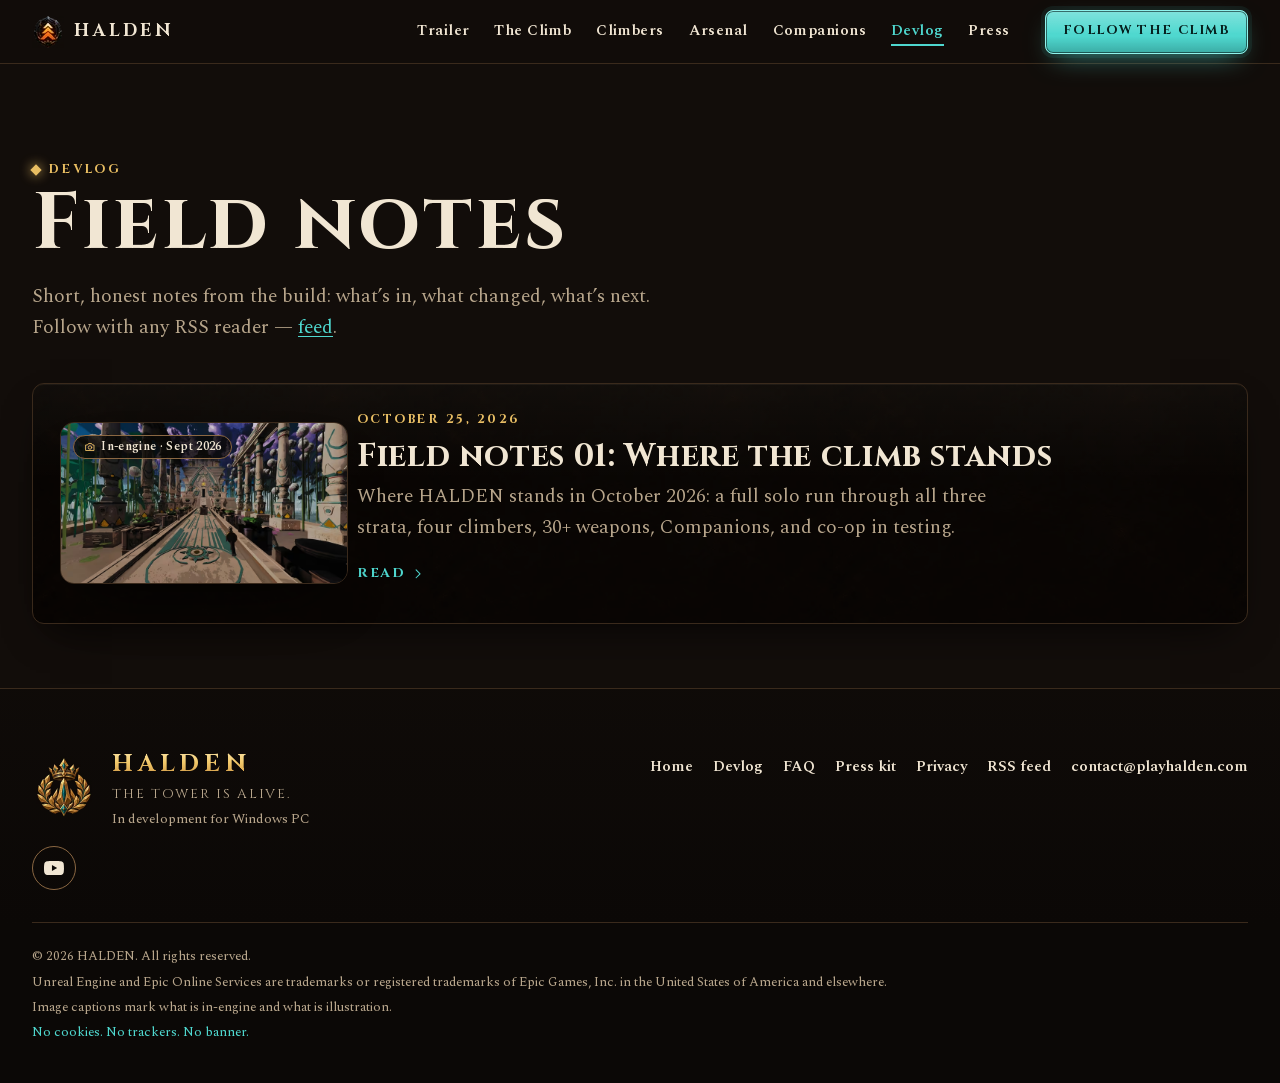
<file: devlog/index.html>
<!doctype html>
<html lang="en">
<head>
<meta charset="utf-8">
<meta name="viewport" content="width=device-width, initial-scale=1">
<meta http-equiv="Content-Security-Policy" content="default-src &#39;self&#39;; img-src &#39;self&#39; data:; style-src &#39;self&#39;; script-src &#39;self&#39;; font-src &#39;self&#39;; media-src &#39;self&#39;; manifest-src &#39;self&#39;; frame-src https://www.youtube-nocookie.com; connect-src &#39;self&#39;; object-src &#39;none&#39;; base-uri &#39;self&#39;; form-action &#39;none&#39;; upgrade-insecure-requests">
<meta name="referrer" content="strict-origin-when-cross-origin">
<meta name="color-scheme" content="dark">
<meta name="theme-color" content="#120d0a">
<title>HALDEN devlog | Field notes from the climb</title>
<meta name="description" content="Field notes from HALDEN’s development: what’s in the build, what changed, what’s next. Follow the climb with any RSS reader, no account needed.">
<link rel="canonical" href="https://playhalden.com/devlog/">
<meta property="og:type" content="website">
<meta property="og:site_name" content="HALDEN">
<meta property="og:title" content="HALDEN devlog | Field notes from the climb">
<meta property="og:description" content="Field notes from HALDEN’s development: what’s in the build, what changed, what’s next. Follow the climb with any RSS reader, no account needed.">
<meta property="og:url" content="https://playhalden.com/devlog/">
<meta property="og:locale" content="en_US">
<meta property="og:image" content="https://playhalden.com/assets/img/og/halden-og-1200x630.jpg">
<meta property="og:image:width" content="1200">
<meta property="og:image:height" content="630">
<meta property="og:image:type" content="image/jpeg">
<meta property="og:image:alt" content="HALDEN key art: two climbers before the golden living tower, with the HALDEN wordmark. AI-assisted illustration.">
<meta name="twitter:card" content="summary_large_image">
<meta name="twitter:title" content="HALDEN devlog | Field notes from the climb">
<meta name="twitter:description" content="Field notes from HALDEN’s development: what’s in the build, what changed, what’s next. Follow the climb with any RSS reader, no account needed.">
<meta name="twitter:image" content="https://playhalden.com/assets/img/og/halden-og-1200x630.jpg">
<meta name="twitter:image:alt" content="HALDEN key art: two climbers before the golden living tower, with the HALDEN wordmark. AI-assisted illustration.">
<script type="application/ld+json">{"@context":"https://schema.org","@graph":[{"@type":"WebPage","@id":"https://playhalden.com/devlog/","url":"https://playhalden.com/devlog/","name":"HALDEN devlog | Field notes from the climb","description":"Field notes from HALDEN’s development: what’s in the build, what changed, what’s next. Follow the climb with any RSS reader, no account needed.","inLanguage":"en","isPartOf":{"@id":"https://playhalden.com/#website"},"about":{"@id":"https://playhalden.com/#game"}}]}</script>
<link rel="preload" href="/assets/fonts/cinzel-700.woff2" as="font" type="font/woff2" crossorigin>
<link rel="preload" href="/assets/fonts/spectral-400.woff2" as="font" type="font/woff2" crossorigin>
<link rel="stylesheet" href="/assets/css/site.77a6c686.css">
<script type="module" src="/assets/js/site.a671a688.js"></script>
<link rel="alternate" type="application/atom+xml" title="HALDEN devlog" href="/devlog/feed.xml">
<link rel="icon" href="/favicon.ico" sizes="16x16 32x32 48x48">
<link rel="apple-touch-icon" href="/apple-touch-icon.png">
<link rel="manifest" href="/site.webmanifest">
</head>
<body class="page-devlog" data-theme="ember">
<a class="skip" href="#main">Skip to content</a>
<svg class="sprite" aria-hidden="true" focusable="false" xmlns="http://www.w3.org/2000/svg">
<symbol id="i-camera" viewBox="0 0 24 24"><path d="M4 8h3l2-3h6l2 3h3v11H4z"/><circle cx="12" cy="13" r="3.5"/></symbol>
<symbol id="i-brush" viewBox="0 0 24 24"><path d="M20 4L11 14"/><path d="M13.5 11.5l-3-3"/><path d="M10 13c-3 0-5 1.8-5 4.6 0 .9-.6 1.6-1.4 2 4.4.8 8.4-1.3 8.4-4.6"/></symbol>
<symbol id="i-compass" viewBox="0 0 24 24"><circle cx="12" cy="12" r="9"/><path d="M15.5 8.5l-2 5-5 2 2-5z"/></symbol>
<symbol id="i-play" viewBox="0 0 24 24"><path d="M7 4.5v15l13-7.5z" fill="currentColor" stroke="none"/></symbol>
<symbol id="i-chevron-down" viewBox="0 0 24 24"><path d="M6 9l6 6 6-6"/></symbol>
<symbol id="i-menu" viewBox="0 0 24 24"><path d="M4 7h16M4 12h16M4 17h16"/></symbol>
<symbol id="i-close" viewBox="0 0 24 24"><path d="M6 6l12 12M18 6L6 18"/></symbol>
<symbol id="i-left" viewBox="0 0 24 24"><path d="M15 5l-7 7 7 7"/></symbol>
<symbol id="i-right" viewBox="0 0 24 24"><path d="M9 5l7 7-7 7"/></symbol>
<symbol id="i-external" viewBox="0 0 24 24"><path d="M8 16L16 8M9.5 8H16v6.5"/></symbol>
<symbol id="i-check" viewBox="0 0 24 24"><path d="M5 12.5l4.5 4.5L19 7.5"/></symbol>
<symbol id="i-vein" viewBox="0 0 14 20"><path d="M7 1v7.5M7 8.5L3.2 13.5 2 19M7 8.5l3.6 4.2.9 5.8M7 8.5v4" fill="none" stroke="currentColor" stroke-width="1.6" stroke-linecap="round" stroke-linejoin="round"/><circle cx="7" cy="8.5" r="1.4" fill="currentColor" stroke="none"/></symbol>
<symbol id="i-fight" viewBox="0 0 24 24"><path d="M4 4l10.5 10.5M4 4h3.5M4 4v3.5M20 4L9.5 14.5M20 4h-3.5M20 4v3.5M7 13.5l3.5 3.5M5.5 18.5l2.5-2.5M17 13.5L13.5 17M18.5 18.5L16 16"/></symbol>
<symbol id="i-elite" viewBox="0 0 24 24"><path d="M5 3.5c-.3 3.4 1.2 5.6 3 6.3M19 3.5c.3 3.4-1.2 5.6-3 6.3"/><path d="M7 12a5 5 0 0 1 10 0v3.2l-2 1V19H9v-2.8l-2-1z"/><path d="M10 13.2h.01M14 13.2h.01" stroke-width="2.6"/></symbol>
<symbol id="i-event" viewBox="0 0 24 24"><path d="M12 2.5l9.5 9.5-9.5 9.5L2.5 12z"/><path d="M10 10.2a2 2 0 1 1 2.9 1.8c-.6.3-.9.8-.9 1.5"/><path d="M12 16.3h.01" stroke-width="2.4"/></symbol>
<symbol id="i-coin" viewBox="0 0 24 24"><circle cx="12" cy="12" r="8.5"/><circle cx="12" cy="12" r="5"/><path d="M12 9.6l2.4 2.4-2.4 2.4-2.4-2.4z"/></symbol>
<symbol id="i-flame" viewBox="0 0 24 24"><path d="M12 3c.8 3.2 5 5.2 5 10a5 5 0 0 1-10 0c0-2.1 1-3.6 2-4.5 0 2 .9 3 2 3.2 0-3-1-5.2 1-8.7z"/></symbol>
<symbol id="i-crown" viewBox="0 0 24 24"><path d="M3 8l4.5 4L12 5l4.5 7L21 8l-2 10H5z"/><path d="M5 21h14"/></symbol>
<symbol id="i-users" viewBox="0 0 24 24"><circle cx="9" cy="8" r="3.2"/><path d="M3 19c.5-3.5 3-5.5 6-5.5s5.5 2 6 5.5"/><circle cx="17" cy="9" r="2.6"/><path d="M15.6 13.6c2.6.2 4.5 2 4.9 5"/></symbol>
<symbol id="i-layers" viewBox="0 0 24 24"><path d="M12 3l9 4.5-9 4.5-9-4.5z"/><path d="M3 12l9 4.5 9-4.5"/><path d="M3 16.5L12 21l9-4.5"/></symbol>
<symbol id="i-target" viewBox="0 0 24 24"><circle cx="12" cy="12" r="7.5"/><path d="M12 2v5M12 17v5M2 12h5M17 12h5"/><circle cx="12" cy="12" r="1.2"/></symbol>
<symbol id="i-route" viewBox="0 0 24 24"><circle cx="6" cy="19" r="2"/><circle cx="18" cy="5" r="2"/><path d="M8 19h6a3.5 3.5 0 0 0 0-7h-4a3.5 3.5 0 0 1 0-7h6"/></symbol>
<symbol id="i-mail" viewBox="0 0 24 24"><rect x="3" y="5" width="18" height="14" rx="2"/><path d="M3.5 7l8.5 6 8.5-6"/></symbol>
<symbol id="i-download" viewBox="0 0 24 24"><path d="M12 4v11M7 10l5 5 5-5M5 20h14"/></symbol>
<symbol id="i-copy" viewBox="0 0 24 24"><rect x="8" y="8" width="12" height="12" rx="2"/><path d="M16 8V5a1 1 0 0 0-1-1H5a1 1 0 0 0-1 1v10a1 1 0 0 0 1 1h3"/></symbol>
<symbol id="i-store" viewBox="0 0 24 24"><path d="M4 9h16l-1 11H5z"/><path d="M8.5 9V7a3.5 3.5 0 0 1 7 0v2"/></symbol>
<symbol id="i-chat" viewBox="0 0 24 24"><path d="M4 5h16v11H10l-5 4v-4H4z"/></symbol>
<symbol id="i-flag" viewBox="0 0 24 24"><path d="M5 21V4M5 4h11l-2 4 2 4H5"/></symbol>
<symbol id="i-book" viewBox="0 0 24 24"><path d="M4 5.5C6.5 4 9.5 4 12 6c2.5-2 5.5-2 8-.5V19c-2.5-1.5-5.5-1.5-8 .5-2.5-2-5.5-2-8-.5z"/><path d="M12 6v13.5"/></symbol>
<symbol id="i-youtube" viewBox="0 0 24 24"><path fill="currentColor" stroke="none" d="M23.498 6.186a3.016 3.016 0 0 0-2.122-2.136C19.505 3.545 12 3.545 12 3.545s-7.505 0-9.377.505A3.017 3.017 0 0 0 .502 6.186C0 8.07 0 12 0 12s0 3.93.502 5.814a3.016 3.016 0 0 0 2.122 2.136c1.871.505 9.376.505 9.376.505s7.505 0 9.377-.505a3.015 3.015 0 0 0 2.122-2.136C24 15.93 24 12 24 12s0-3.93-.502-5.814zM9.545 15.568V8.432L15.818 12l-6.273 3.568z"/></symbol>
<symbol id="i-rss" viewBox="0 0 24 24"><path fill="currentColor" stroke="none" d="M19.199 24C19.199 13.467 10.533 4.8 0 4.8V0c13.165 0 24 10.835 24 24h-4.801zM3.291 17.415c1.814 0 3.293 1.479 3.293 3.295 0 1.813-1.485 3.29-3.301 3.29C1.47 24 0 22.526 0 20.71s1.475-3.294 3.291-3.295zM15.909 24h-4.665c0-6.169-5.075-11.245-11.244-11.245V8.09c8.727 0 15.909 7.184 15.909 15.91z"/></symbol>
</svg>

<header class="site-header">
  <div class="site-header__inner wrap">
    <a class="brand" href="/"><picture><source type="image/avif" srcset="/assets/img/halden-logo-32.avif 1x, /assets/img/halden-logo-64.avif 2x"><source type="image/webp" srcset="/assets/img/halden-logo-32.webp 1x, /assets/img/halden-logo-64.webp 2x"><img src="/logo.png" width="32" height="32" alt=""></picture><span class="brand__word">HALDEN</span><span class="visually-hidden">, home</span></a>
    <button class="menu-btn" type="button" aria-expanded="false" aria-controls="nav-panel"><span class="menu-btn__open"><svg class="ico" aria-hidden="true" focusable="false"><use href="#i-menu"></use></svg>Menu</span><span class="menu-btn__close"><svg class="ico" aria-hidden="true" focusable="false"><use href="#i-close"></use></svg>Close</span></button>
    <div class="nav-scrim" aria-hidden="true"></div>
    <div class="nav-panel" id="nav-panel">
      <nav class="nav" aria-label="Primary">
        <ul>
          <li><a href="/#trailer">Trailer</a></li>
          <li><a href="/#climb">The Climb</a></li>
          <li><a href="/#heroes">Climbers</a></li>
          <li><a href="/#arsenal">Arsenal</a></li>
          <li><a href="/#companions">Companions</a></li>
          <li><a href="/devlog/" aria-current="page">Devlog</a></li>
          <li><a href="/press/">Press</a></li>
        </ul>
      </nav>
      <a class="btn btn--primary header-cta btn--sm" href="/#follow">Follow the climb</a>
    </div>
  </div>
</header>
<main id="main" tabindex="-1">

<div class="wrap">
  <header class="page-head">
    <p class="eyebrow">Devlog</p>
    <h1>Field notes</h1>
    <p class="sub">Short, honest notes from the build: what’s in, what changed, what’s next. Follow with any RSS reader — <a href="/devlog/feed.xml">feed</a>.</p>
  </header>
  <ul class="posts">
    <li>
      <article class="plate post-card post-card--media" aria-labelledby="post-field-notes-01">
        <figure class="fig"><picture>
<source type="image/avif" srcset="/assets/img/halden-stratum-3-768.avif 768w, /assets/img/halden-stratum-3-1280.avif 1280w, /assets/img/halden-stratum-3-1920.avif 1920w" sizes="(min-width: 48rem) 288px, calc(100vw - 4rem)">
<source type="image/webp" srcset="/assets/img/halden-stratum-3-768.webp 768w, /assets/img/halden-stratum-3-1280.webp 1280w, /assets/img/halden-stratum-3-1920.webp 1920w" sizes="(min-width: 48rem) 288px, calc(100vw - 4rem)">
<img src="/assets/img/halden-stratum-3-1280.jpg" srcset="/assets/img/halden-stratum-3-768.jpg 768w, /assets/img/halden-stratum-3-1280.jpg 1280w, /assets/img/halden-stratum-3-1920.jpg 1920w" sizes="(min-width: 48rem) 288px, calc(100vw - 4rem)" width="1920" height="1080" alt="In-engine: a long white-and-gold colonnade under a purple storm sky, leading to a temple gate." loading="lazy" decoding="async">
</picture><figcaption class="chip figure-chip"><svg class="ico" aria-hidden="true" focusable="false"><use href="#i-camera"></use></svg><span>In-engine · Sept 2026</span></figcaption></figure>
        <time datetime="2026-10-25">October 25, 2026</time>
        <h2 id="post-field-notes-01"><a href="/devlog/field-notes-01/">Field notes 01: Where the climb stands</a></h2>
        <p>Where HALDEN stands in October 2026: a full solo run through all three strata, four climbers, 30+ weapons, Companions, and co-op in testing.</p>
        <a class="more" href="/devlog/field-notes-01/" aria-label="Read Field notes 01: Where the climb stands">Read <svg class="ico" aria-hidden="true" focusable="false"><use href="#i-right"></use></svg></a>
      </article>
    </li>
  </ul>
</div>

</main>
<footer class="site-footer">
  <div class="wrap">
    <div class="footer__top">
      <div>
        <div class="footer__brand">
          <picture><source type="image/avif" srcset="/assets/img/halden-crest-128.avif 1x, /assets/img/halden-crest-256.avif 2x"><img src="/assets/img/halden-crest-128.webp" srcset="/assets/img/halden-crest-256.webp 2x" width="64" height="64" alt="" loading="lazy" decoding="async"></picture>
          <div>
            <p class="footer__word">HALDEN</p>
            <p class="footer__tag">The tower is alive.</p>
            <p class="footer__status">In development for Windows PC</p>
          </div>
        </div>
        <ul class="socials" aria-label="HALDEN elsewhere">
          <li><a href="https://www.youtube.com/@EmetStudiosOfficial" rel="noopener" aria-label="HALDEN on YouTube"><svg class="ico" aria-hidden="true" focusable="false"><use href="#i-youtube"></use></svg></a></li>
        </ul>
      </div>
      <nav class="footer__nav" aria-label="Footer">
        <ul>
          <li><a href="/">Home</a></li>
          <li><a href="/devlog/">Devlog</a></li>
          <li><a href="/faq/">FAQ</a></li>
          <li><a href="/press/">Press kit</a></li>
          <li><a href="/privacy.html">Privacy</a></li>
          <li><a href="/devlog/feed.xml">RSS feed</a></li>
          <li><a href="mailto:contact@playhalden.com">contact@playhalden.com</a></li>
        </ul>
      </nav>
    </div>
    <div class="footer__legal">
      <p>© 2026 HALDEN. All rights reserved.</p>
      <p>Unreal Engine and Epic Online Services are trademarks or registered trademarks of Epic Games, Inc. in the United States of America and elsewhere.</p>
      <p>Image captions mark what is in-engine and what is illustration.</p>
      <p>No cookies. No trackers. No banner.</p>
    </div>
  </div>
</footer>
</body>
</html>
</file>
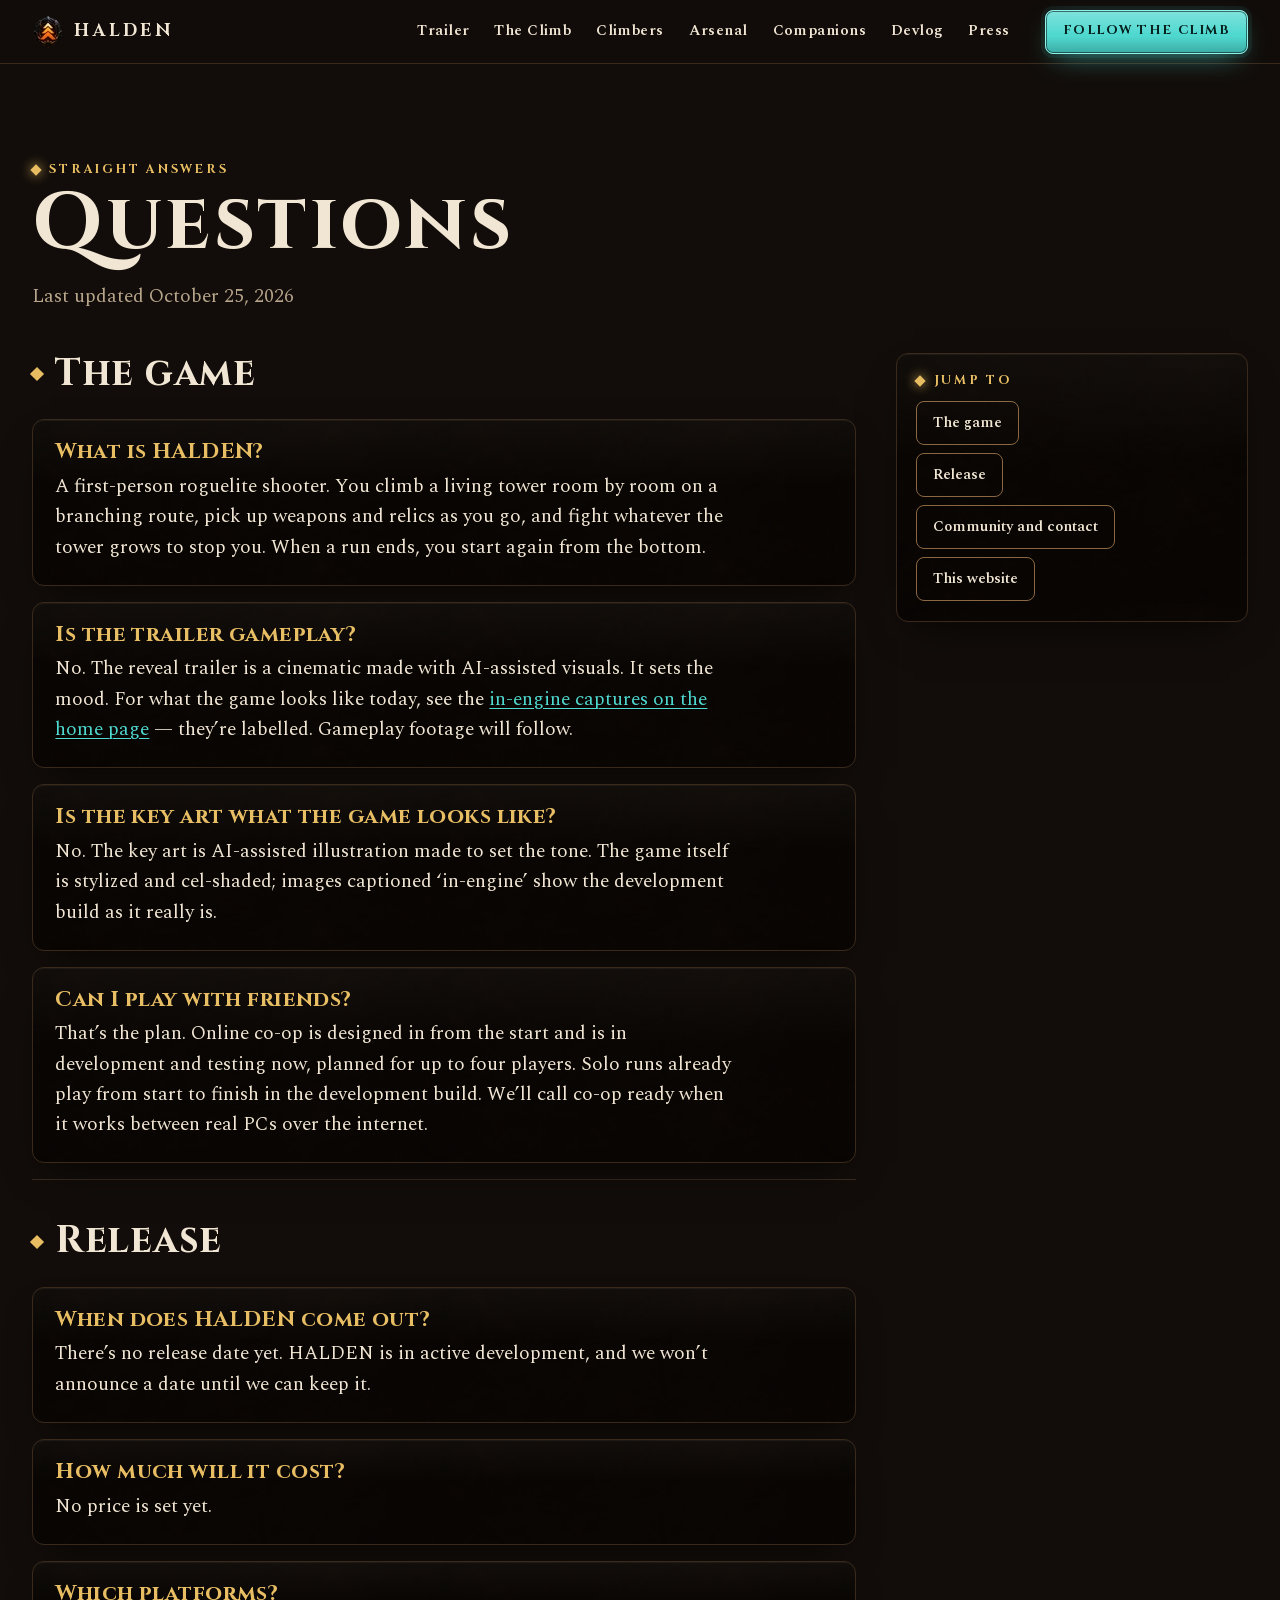
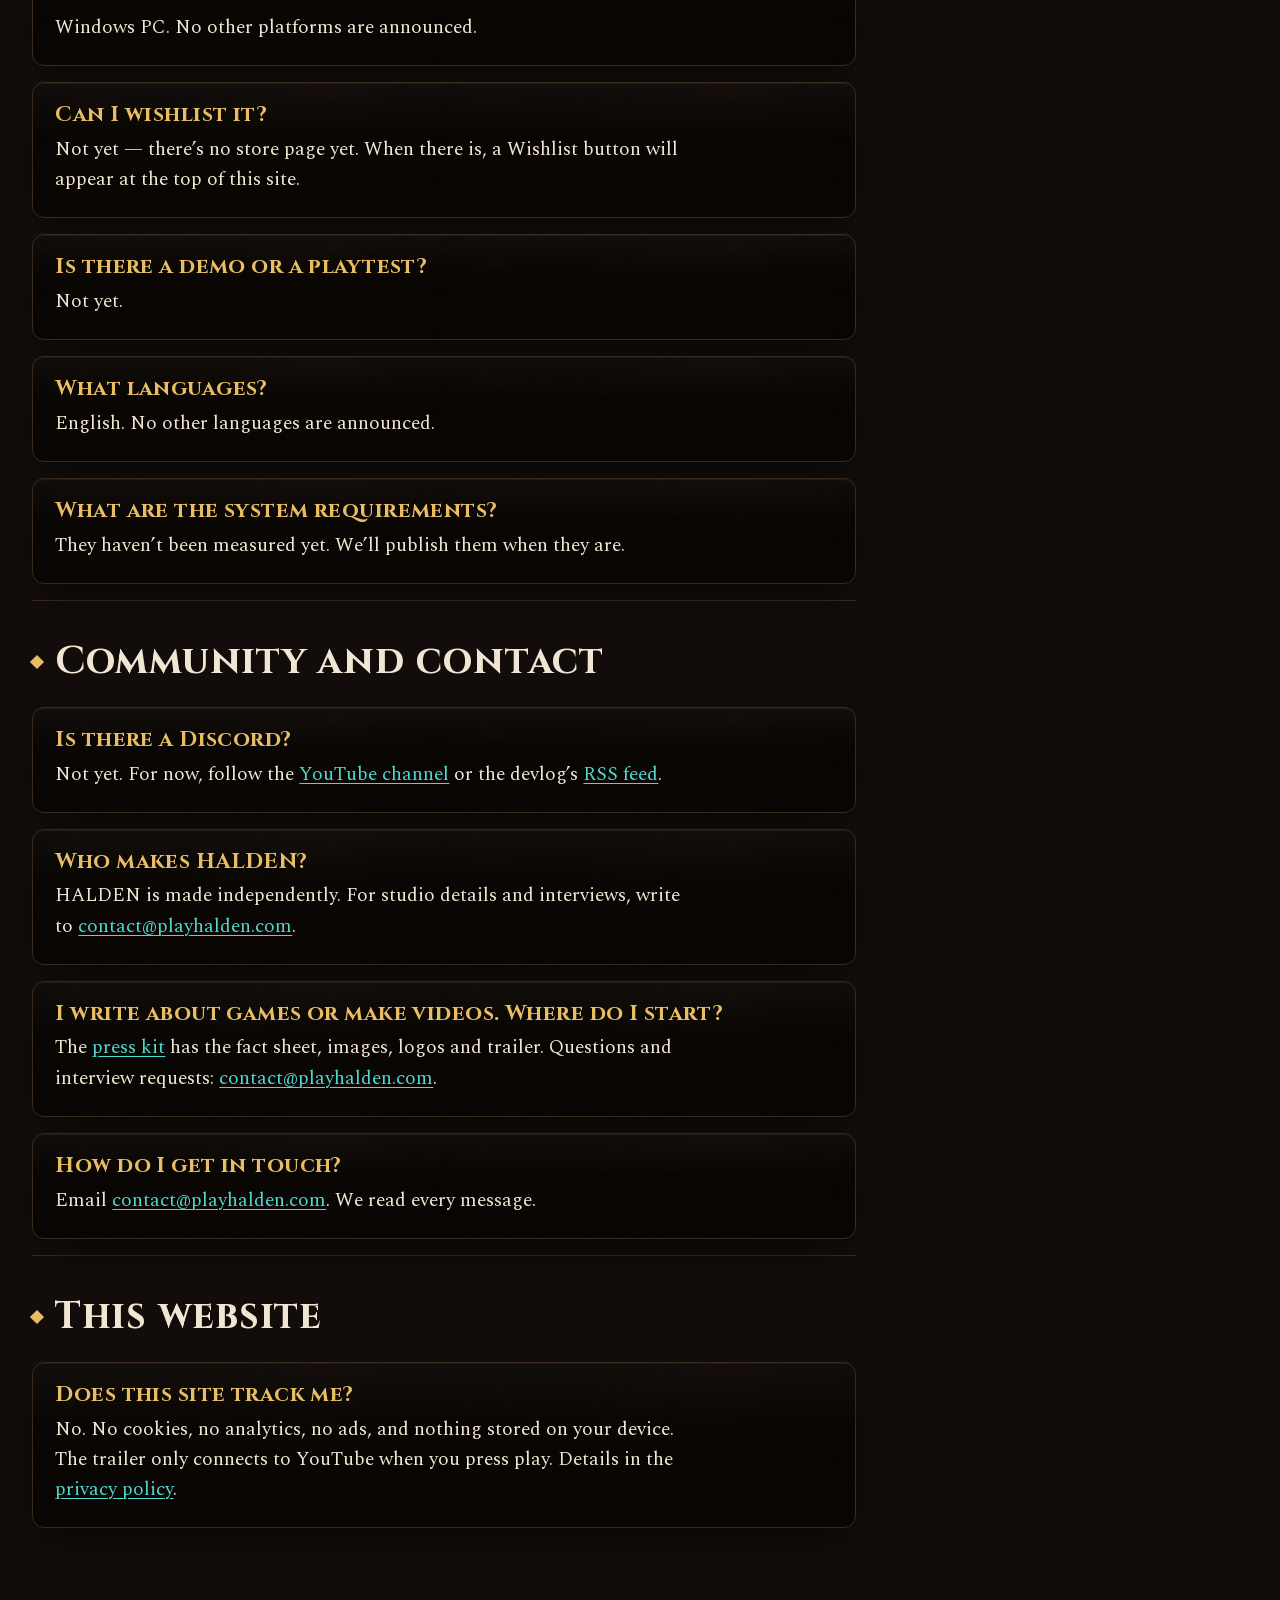
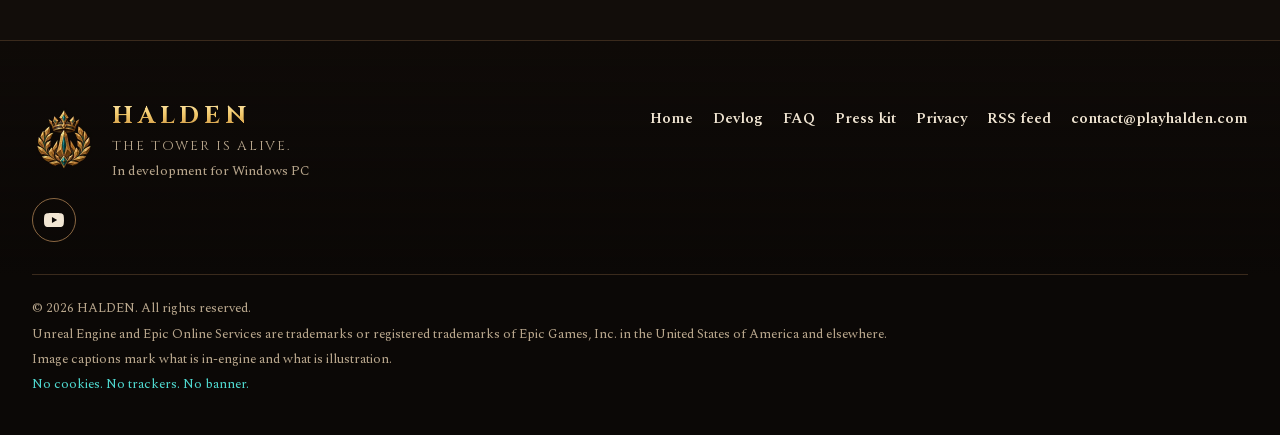
<file: faq/index.html>
<!doctype html>
<html lang="en">
<head>
<meta charset="utf-8">
<meta name="viewport" content="width=device-width, initial-scale=1">
<meta http-equiv="Content-Security-Policy" content="default-src &#39;self&#39;; img-src &#39;self&#39; data:; style-src &#39;self&#39;; script-src &#39;self&#39;; font-src &#39;self&#39;; media-src &#39;self&#39;; manifest-src &#39;self&#39;; frame-src https://www.youtube-nocookie.com; connect-src &#39;self&#39;; object-src &#39;none&#39;; base-uri &#39;self&#39;; form-action &#39;none&#39;; upgrade-insecure-requests">
<meta name="referrer" content="strict-origin-when-cross-origin">
<meta name="color-scheme" content="dark">
<meta name="theme-color" content="#120d0a">
<title>HALDEN FAQ | Release, platforms, co-op and the trailer</title>
<meta name="description" content="Straight answers about HALDEN: release date, platforms, price, online co-op, the reveal trailer, and exactly how this website treats your privacy.">
<link rel="canonical" href="https://playhalden.com/faq/">
<meta property="og:type" content="website">
<meta property="og:site_name" content="HALDEN">
<meta property="og:title" content="HALDEN FAQ | Release, platforms, co-op and the trailer">
<meta property="og:description" content="Straight answers about HALDEN: release date, platforms, price, online co-op, the reveal trailer, and exactly how this website treats your privacy.">
<meta property="og:url" content="https://playhalden.com/faq/">
<meta property="og:locale" content="en_US">
<meta property="og:image" content="https://playhalden.com/assets/img/og/halden-og-1200x630.jpg">
<meta property="og:image:width" content="1200">
<meta property="og:image:height" content="630">
<meta property="og:image:type" content="image/jpeg">
<meta property="og:image:alt" content="HALDEN key art: two climbers before the golden living tower, with the HALDEN wordmark. AI-assisted illustration.">
<meta name="twitter:card" content="summary_large_image">
<meta name="twitter:title" content="HALDEN FAQ | Release, platforms, co-op and the trailer">
<meta name="twitter:description" content="Straight answers about HALDEN: release date, platforms, price, online co-op, the reveal trailer, and exactly how this website treats your privacy.">
<meta name="twitter:image" content="https://playhalden.com/assets/img/og/halden-og-1200x630.jpg">
<meta name="twitter:image:alt" content="HALDEN key art: two climbers before the golden living tower, with the HALDEN wordmark. AI-assisted illustration.">
<script type="application/ld+json">{"@context":"https://schema.org","@graph":[{"@type":"WebPage","@id":"https://playhalden.com/faq/","url":"https://playhalden.com/faq/","name":"HALDEN FAQ | Release, platforms, co-op and the trailer","description":"Straight answers about HALDEN: release date, platforms, price, online co-op, the reveal trailer, and exactly how this website treats your privacy.","inLanguage":"en","isPartOf":{"@id":"https://playhalden.com/#website"},"about":{"@id":"https://playhalden.com/#game"}}]}</script>
<link rel="preload" href="/assets/fonts/cinzel-700.woff2" as="font" type="font/woff2" crossorigin>
<link rel="preload" href="/assets/fonts/spectral-400.woff2" as="font" type="font/woff2" crossorigin>
<link rel="stylesheet" href="/assets/css/site.77a6c686.css">
<script type="module" src="/assets/js/site.a671a688.js"></script>
<link rel="alternate" type="application/atom+xml" title="HALDEN devlog" href="/devlog/feed.xml">
<link rel="icon" href="/favicon.ico" sizes="16x16 32x32 48x48">
<link rel="apple-touch-icon" href="/apple-touch-icon.png">
<link rel="manifest" href="/site.webmanifest">
</head>
<body class="page-faq" data-theme="ember">
<a class="skip" href="#main">Skip to content</a>
<svg class="sprite" aria-hidden="true" focusable="false" xmlns="http://www.w3.org/2000/svg">
<symbol id="i-camera" viewBox="0 0 24 24"><path d="M4 8h3l2-3h6l2 3h3v11H4z"/><circle cx="12" cy="13" r="3.5"/></symbol>
<symbol id="i-brush" viewBox="0 0 24 24"><path d="M20 4L11 14"/><path d="M13.5 11.5l-3-3"/><path d="M10 13c-3 0-5 1.8-5 4.6 0 .9-.6 1.6-1.4 2 4.4.8 8.4-1.3 8.4-4.6"/></symbol>
<symbol id="i-compass" viewBox="0 0 24 24"><circle cx="12" cy="12" r="9"/><path d="M15.5 8.5l-2 5-5 2 2-5z"/></symbol>
<symbol id="i-play" viewBox="0 0 24 24"><path d="M7 4.5v15l13-7.5z" fill="currentColor" stroke="none"/></symbol>
<symbol id="i-chevron-down" viewBox="0 0 24 24"><path d="M6 9l6 6 6-6"/></symbol>
<symbol id="i-menu" viewBox="0 0 24 24"><path d="M4 7h16M4 12h16M4 17h16"/></symbol>
<symbol id="i-close" viewBox="0 0 24 24"><path d="M6 6l12 12M18 6L6 18"/></symbol>
<symbol id="i-left" viewBox="0 0 24 24"><path d="M15 5l-7 7 7 7"/></symbol>
<symbol id="i-right" viewBox="0 0 24 24"><path d="M9 5l7 7-7 7"/></symbol>
<symbol id="i-external" viewBox="0 0 24 24"><path d="M8 16L16 8M9.5 8H16v6.5"/></symbol>
<symbol id="i-check" viewBox="0 0 24 24"><path d="M5 12.5l4.5 4.5L19 7.5"/></symbol>
<symbol id="i-vein" viewBox="0 0 14 20"><path d="M7 1v7.5M7 8.5L3.2 13.5 2 19M7 8.5l3.6 4.2.9 5.8M7 8.5v4" fill="none" stroke="currentColor" stroke-width="1.6" stroke-linecap="round" stroke-linejoin="round"/><circle cx="7" cy="8.5" r="1.4" fill="currentColor" stroke="none"/></symbol>
<symbol id="i-fight" viewBox="0 0 24 24"><path d="M4 4l10.5 10.5M4 4h3.5M4 4v3.5M20 4L9.5 14.5M20 4h-3.5M20 4v3.5M7 13.5l3.5 3.5M5.5 18.5l2.5-2.5M17 13.5L13.5 17M18.5 18.5L16 16"/></symbol>
<symbol id="i-elite" viewBox="0 0 24 24"><path d="M5 3.5c-.3 3.4 1.2 5.6 3 6.3M19 3.5c.3 3.4-1.2 5.6-3 6.3"/><path d="M7 12a5 5 0 0 1 10 0v3.2l-2 1V19H9v-2.8l-2-1z"/><path d="M10 13.2h.01M14 13.2h.01" stroke-width="2.6"/></symbol>
<symbol id="i-event" viewBox="0 0 24 24"><path d="M12 2.5l9.5 9.5-9.5 9.5L2.5 12z"/><path d="M10 10.2a2 2 0 1 1 2.9 1.8c-.6.3-.9.8-.9 1.5"/><path d="M12 16.3h.01" stroke-width="2.4"/></symbol>
<symbol id="i-coin" viewBox="0 0 24 24"><circle cx="12" cy="12" r="8.5"/><circle cx="12" cy="12" r="5"/><path d="M12 9.6l2.4 2.4-2.4 2.4-2.4-2.4z"/></symbol>
<symbol id="i-flame" viewBox="0 0 24 24"><path d="M12 3c.8 3.2 5 5.2 5 10a5 5 0 0 1-10 0c0-2.1 1-3.6 2-4.5 0 2 .9 3 2 3.2 0-3-1-5.2 1-8.7z"/></symbol>
<symbol id="i-crown" viewBox="0 0 24 24"><path d="M3 8l4.5 4L12 5l4.5 7L21 8l-2 10H5z"/><path d="M5 21h14"/></symbol>
<symbol id="i-users" viewBox="0 0 24 24"><circle cx="9" cy="8" r="3.2"/><path d="M3 19c.5-3.5 3-5.5 6-5.5s5.5 2 6 5.5"/><circle cx="17" cy="9" r="2.6"/><path d="M15.6 13.6c2.6.2 4.5 2 4.9 5"/></symbol>
<symbol id="i-layers" viewBox="0 0 24 24"><path d="M12 3l9 4.5-9 4.5-9-4.5z"/><path d="M3 12l9 4.5 9-4.5"/><path d="M3 16.5L12 21l9-4.5"/></symbol>
<symbol id="i-target" viewBox="0 0 24 24"><circle cx="12" cy="12" r="7.5"/><path d="M12 2v5M12 17v5M2 12h5M17 12h5"/><circle cx="12" cy="12" r="1.2"/></symbol>
<symbol id="i-route" viewBox="0 0 24 24"><circle cx="6" cy="19" r="2"/><circle cx="18" cy="5" r="2"/><path d="M8 19h6a3.5 3.5 0 0 0 0-7h-4a3.5 3.5 0 0 1 0-7h6"/></symbol>
<symbol id="i-mail" viewBox="0 0 24 24"><rect x="3" y="5" width="18" height="14" rx="2"/><path d="M3.5 7l8.5 6 8.5-6"/></symbol>
<symbol id="i-download" viewBox="0 0 24 24"><path d="M12 4v11M7 10l5 5 5-5M5 20h14"/></symbol>
<symbol id="i-copy" viewBox="0 0 24 24"><rect x="8" y="8" width="12" height="12" rx="2"/><path d="M16 8V5a1 1 0 0 0-1-1H5a1 1 0 0 0-1 1v10a1 1 0 0 0 1 1h3"/></symbol>
<symbol id="i-store" viewBox="0 0 24 24"><path d="M4 9h16l-1 11H5z"/><path d="M8.5 9V7a3.5 3.5 0 0 1 7 0v2"/></symbol>
<symbol id="i-chat" viewBox="0 0 24 24"><path d="M4 5h16v11H10l-5 4v-4H4z"/></symbol>
<symbol id="i-flag" viewBox="0 0 24 24"><path d="M5 21V4M5 4h11l-2 4 2 4H5"/></symbol>
<symbol id="i-book" viewBox="0 0 24 24"><path d="M4 5.5C6.5 4 9.5 4 12 6c2.5-2 5.5-2 8-.5V19c-2.5-1.5-5.5-1.5-8 .5-2.5-2-5.5-2-8-.5z"/><path d="M12 6v13.5"/></symbol>
<symbol id="i-youtube" viewBox="0 0 24 24"><path fill="currentColor" stroke="none" d="M23.498 6.186a3.016 3.016 0 0 0-2.122-2.136C19.505 3.545 12 3.545 12 3.545s-7.505 0-9.377.505A3.017 3.017 0 0 0 .502 6.186C0 8.07 0 12 0 12s0 3.93.502 5.814a3.016 3.016 0 0 0 2.122 2.136c1.871.505 9.376.505 9.376.505s7.505 0 9.377-.505a3.015 3.015 0 0 0 2.122-2.136C24 15.93 24 12 24 12s0-3.93-.502-5.814zM9.545 15.568V8.432L15.818 12l-6.273 3.568z"/></symbol>
<symbol id="i-rss" viewBox="0 0 24 24"><path fill="currentColor" stroke="none" d="M19.199 24C19.199 13.467 10.533 4.8 0 4.8V0c13.165 0 24 10.835 24 24h-4.801zM3.291 17.415c1.814 0 3.293 1.479 3.293 3.295 0 1.813-1.485 3.29-3.301 3.29C1.47 24 0 22.526 0 20.71s1.475-3.294 3.291-3.295zM15.909 24h-4.665c0-6.169-5.075-11.245-11.244-11.245V8.09c8.727 0 15.909 7.184 15.909 15.91z"/></symbol>
</svg>

<header class="site-header">
  <div class="site-header__inner wrap">
    <a class="brand" href="/"><picture><source type="image/avif" srcset="/assets/img/halden-logo-32.avif 1x, /assets/img/halden-logo-64.avif 2x"><source type="image/webp" srcset="/assets/img/halden-logo-32.webp 1x, /assets/img/halden-logo-64.webp 2x"><img src="/logo.png" width="32" height="32" alt=""></picture><span class="brand__word">HALDEN</span><span class="visually-hidden">, home</span></a>
    <button class="menu-btn" type="button" aria-expanded="false" aria-controls="nav-panel"><span class="menu-btn__open"><svg class="ico" aria-hidden="true" focusable="false"><use href="#i-menu"></use></svg>Menu</span><span class="menu-btn__close"><svg class="ico" aria-hidden="true" focusable="false"><use href="#i-close"></use></svg>Close</span></button>
    <div class="nav-scrim" aria-hidden="true"></div>
    <div class="nav-panel" id="nav-panel">
      <nav class="nav" aria-label="Primary">
        <ul>
          <li><a href="/#trailer">Trailer</a></li>
          <li><a href="/#climb">The Climb</a></li>
          <li><a href="/#heroes">Climbers</a></li>
          <li><a href="/#arsenal">Arsenal</a></li>
          <li><a href="/#companions">Companions</a></li>
          <li><a href="/devlog/">Devlog</a></li>
          <li><a href="/press/">Press</a></li>
        </ul>
      </nav>
      <a class="btn btn--primary header-cta btn--sm" href="/#follow">Follow the climb</a>
    </div>
  </div>
</header>
<main id="main" tabindex="-1">

<div class="wrap">
  <header class="page-head">
    <p class="eyebrow">Straight answers</p>
    <h1>Questions</h1>
    <p class="sub">Last updated October 25, 2026</p>
  </header>
  <div class="page-grid page-grid--aside faq">
    <aside class="faq__toc">
      <nav class="plate toc" aria-label="FAQ sections">
        <p class="eyebrow">Jump to</p>
        <ul class="jump">
          <li><a href="#the-game">The game</a></li>
          <li><a href="#release">Release</a></li>
          <li><a href="#community">Community and contact</a></li>
          <li><a href="#this-website">This website</a></li>
        </ul>
      </nav>
    </aside>
    <div class="press__main">
      <section class="faq-sec" id="the-game" aria-labelledby="the-game-title">
        <h2 id="the-game-title">The game</h2>
        <div class="qa">
          <div class="plate qa__item">
            <h3 id="what-is-halden">What is HALDEN?</h3>
            <p>A first-person roguelite shooter. You climb a living tower room by room on a branching route, pick up weapons and relics as you go, and fight whatever the tower grows to stop you. When a run ends, you start again from the bottom.</p>
          </div>
          <div class="plate qa__item">
            <h3 id="is-the-trailer-gameplay">Is the trailer gameplay?</h3>
            <p>No. The reveal trailer is a cinematic made with AI-assisted visuals. It sets the mood. For what the game looks like today, see the <a href="/#gallery">in-engine captures on the home page</a> — they’re labelled. Gameplay footage will follow.</p>
          </div>
          <div class="plate qa__item">
            <h3 id="is-the-key-art-the-game">Is the key art what the game looks like?</h3>
            <p>No. The key art is AI-assisted illustration made to set the tone. The game itself is stylized and cel-shaded; images captioned ‘in-engine’ show the development build as it really is.</p>
          </div>
          <div class="plate qa__item">
            <h3 id="co-op">Can I play with friends?</h3>
            <p>That’s the plan. Online co-op is designed in from the start and is in development and testing now, planned for up to four players. Solo runs already play from start to finish in the development build. We’ll call co-op ready when it works between real PCs over the internet.</p>
          </div>
        </div>
      </section>
      <section class="faq-sec" id="release" aria-labelledby="release-title">
        <h2 id="release-title">Release</h2>
        <div class="qa">
          <div class="plate qa__item">
            <h3 id="release-date">When does HALDEN come out?</h3>
            <p>There’s no release date yet. HALDEN is in active development, and we won’t announce a date until we can keep it.</p>
          </div>
          <div class="plate qa__item">
            <h3 id="price">How much will it cost?</h3>
            <p>No price is set yet.</p>
          </div>
          <div class="plate qa__item">
            <h3 id="platforms">Which platforms?</h3>
            <p>Windows PC. No other platforms are announced.</p>
          </div>
          <div class="plate qa__item" data-lint-allow="wishlist">
            <h3 id="wishlist">Can I wishlist it?</h3>
            <p>Not yet — there’s no store page yet. When there is, a Wishlist button will appear at the top of this site.</p>
          </div>
          <div class="plate qa__item">
            <h3 id="demo-playtest">Is there a demo or a playtest?</h3>
            <p>Not yet.</p>
          </div>
          <div class="plate qa__item">
            <h3 id="languages">What languages?</h3>
            <p>English. No other languages are announced.</p>
          </div>
          <div class="plate qa__item">
            <h3 id="system-requirements">What are the system requirements?</h3>
            <p>They haven’t been measured yet. We’ll publish them when they are.</p>
          </div>
        </div>
      </section>
      <section class="faq-sec" id="community" aria-labelledby="community-title">
        <h2 id="community-title">Community and contact</h2>
        <div class="qa">
          <div class="plate qa__item">
            <h3 id="discord">Is there a Discord?</h3>
            <p>Not yet. For now, follow the <a href="https://www.youtube.com/@EmetStudiosOfficial">YouTube channel</a> or the devlog’s <a href="/devlog/feed.xml">RSS feed</a>.</p>
          </div>
          <div class="plate qa__item">
            <h3 id="who-makes-halden">Who makes HALDEN?</h3>
            <p>HALDEN is made independently. For studio details and interviews, write to <a href="mailto:contact@playhalden.com">contact@playhalden.com</a>.</p>
          </div>
          <div class="plate qa__item">
            <h3 id="press-and-creators">I write about games or make videos. Where do I start?</h3>
            <p>The <a href="/press/">press kit</a> has the fact sheet, images, logos and trailer. Questions and interview requests: <a href="mailto:contact@playhalden.com">contact@playhalden.com</a>.</p>
          </div>
          <div class="plate qa__item">
            <h3 id="contact">How do I get in touch?</h3>
            <p>Email <a href="mailto:contact@playhalden.com">contact@playhalden.com</a>. We read every message.</p>
          </div>
        </div>
      </section>
      <section class="faq-sec" id="this-website" aria-labelledby="this-website-title">
        <h2 id="this-website-title">This website</h2>
        <div class="qa">
          <div class="plate qa__item">
            <h3 id="tracking">Does this site track me?</h3>
            <p>No. No cookies, no analytics, no ads, and nothing stored on your device. The trailer only connects to YouTube when you press play. Details in the <a href="/privacy.html#website">privacy policy</a>.</p>
          </div>
        </div>
      </section>
    </div>
  </div>
</div>

</main>
<footer class="site-footer">
  <div class="wrap">
    <div class="footer__top">
      <div>
        <div class="footer__brand">
          <picture><source type="image/avif" srcset="/assets/img/halden-crest-128.avif 1x, /assets/img/halden-crest-256.avif 2x"><img src="/assets/img/halden-crest-128.webp" srcset="/assets/img/halden-crest-256.webp 2x" width="64" height="64" alt="" loading="lazy" decoding="async"></picture>
          <div>
            <p class="footer__word">HALDEN</p>
            <p class="footer__tag">The tower is alive.</p>
            <p class="footer__status">In development for Windows PC</p>
          </div>
        </div>
        <ul class="socials" aria-label="HALDEN elsewhere">
          <li><a href="https://www.youtube.com/@EmetStudiosOfficial" rel="noopener" aria-label="HALDEN on YouTube"><svg class="ico" aria-hidden="true" focusable="false"><use href="#i-youtube"></use></svg></a></li>
        </ul>
      </div>
      <nav class="footer__nav" aria-label="Footer">
        <ul>
          <li><a href="/">Home</a></li>
          <li><a href="/devlog/">Devlog</a></li>
          <li><a href="/faq/">FAQ</a></li>
          <li><a href="/press/">Press kit</a></li>
          <li><a href="/privacy.html">Privacy</a></li>
          <li><a href="/devlog/feed.xml">RSS feed</a></li>
          <li><a href="mailto:contact@playhalden.com">contact@playhalden.com</a></li>
        </ul>
      </nav>
    </div>
    <div class="footer__legal">
      <p>© 2026 HALDEN. All rights reserved.</p>
      <p>Unreal Engine and Epic Online Services are trademarks or registered trademarks of Epic Games, Inc. in the United States of America and elsewhere.</p>
      <p>Image captions mark what is in-engine and what is illustration.</p>
      <p>No cookies. No trackers. No banner.</p>
    </div>
  </div>
</footer>
</body>
</html>
</file>
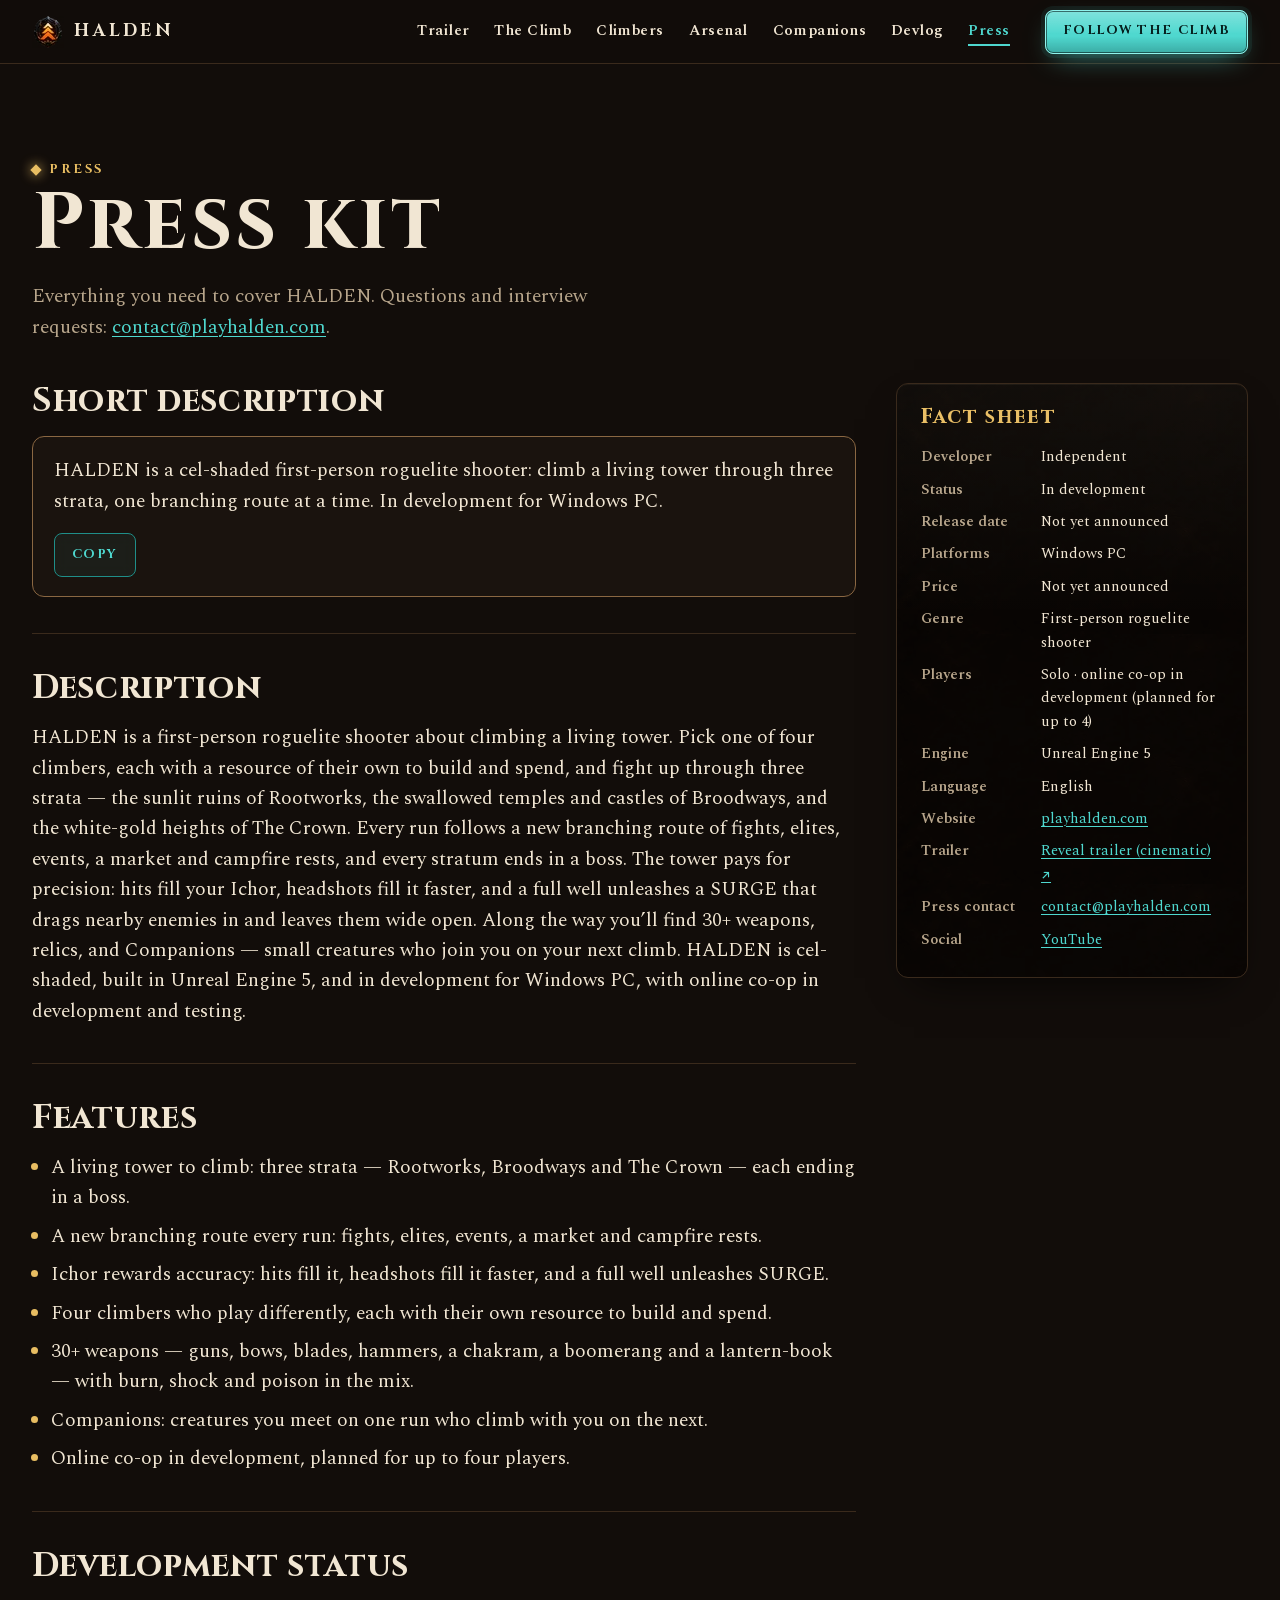
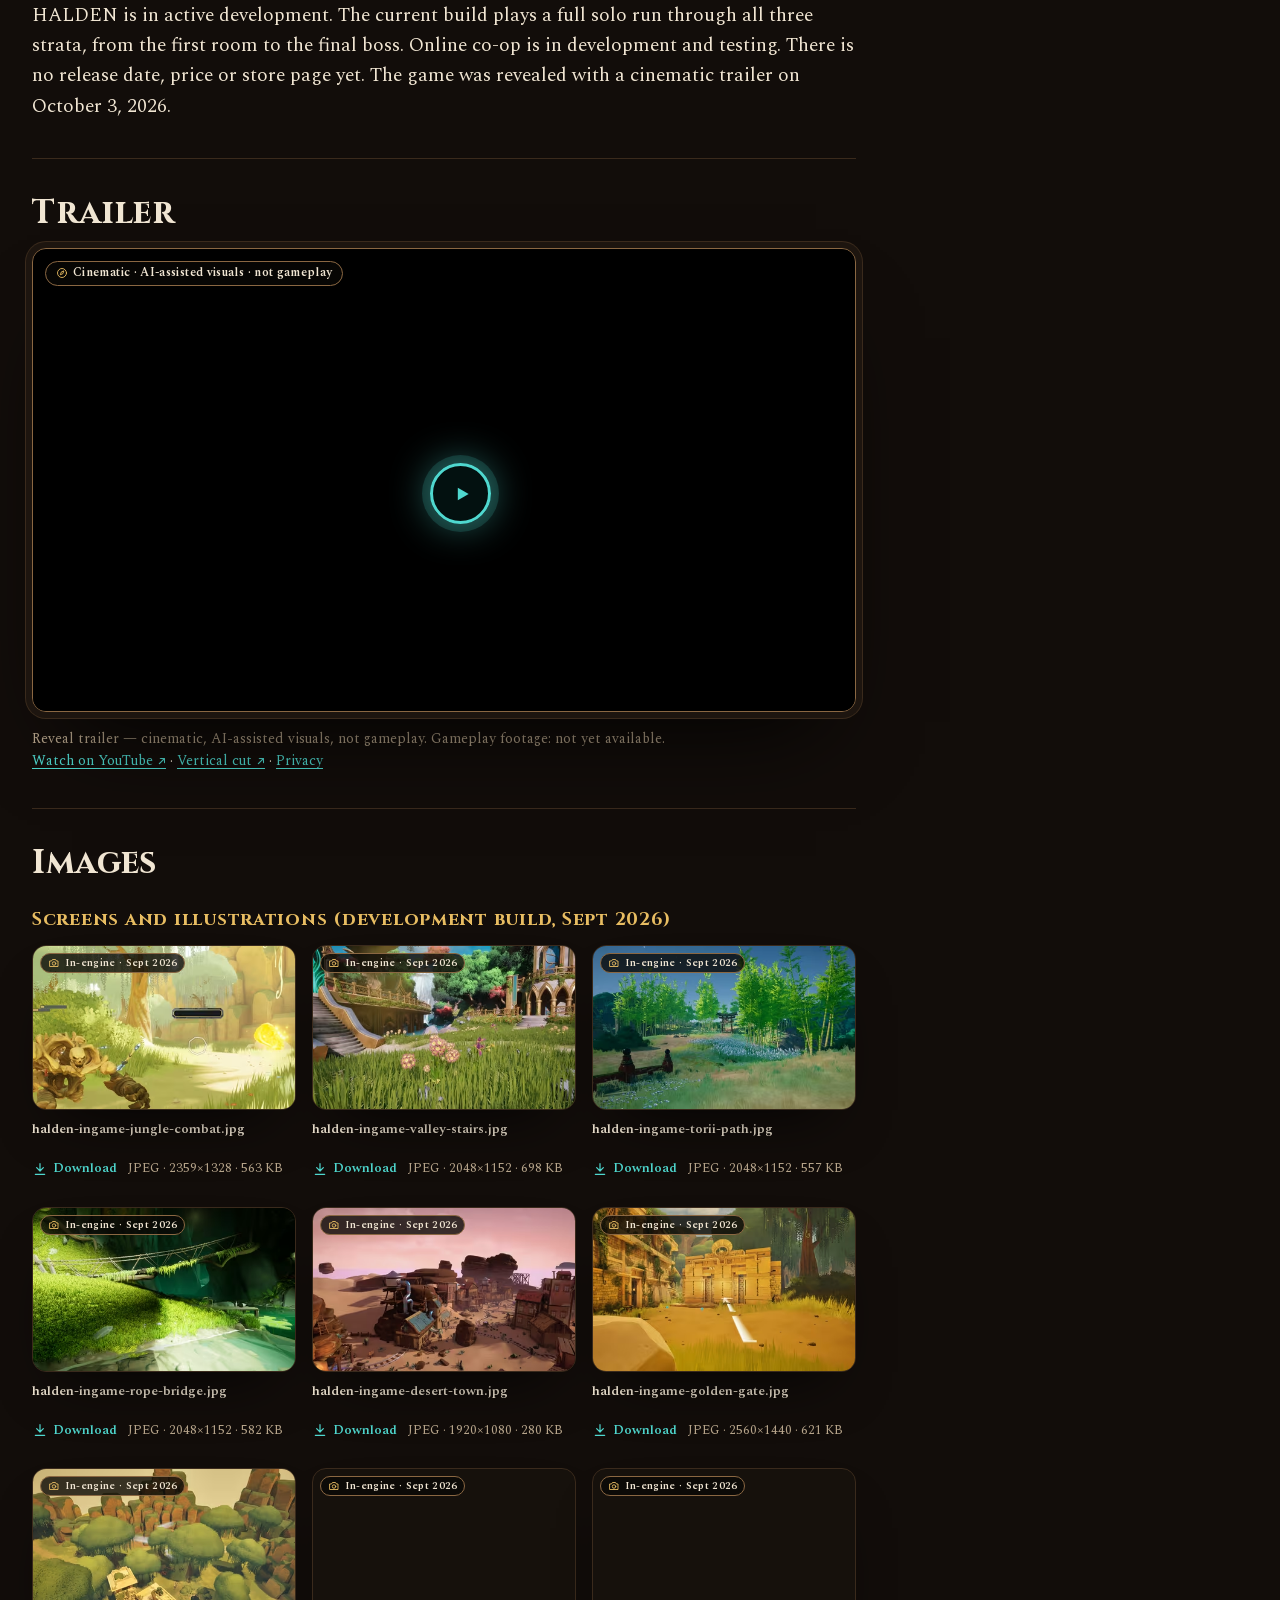
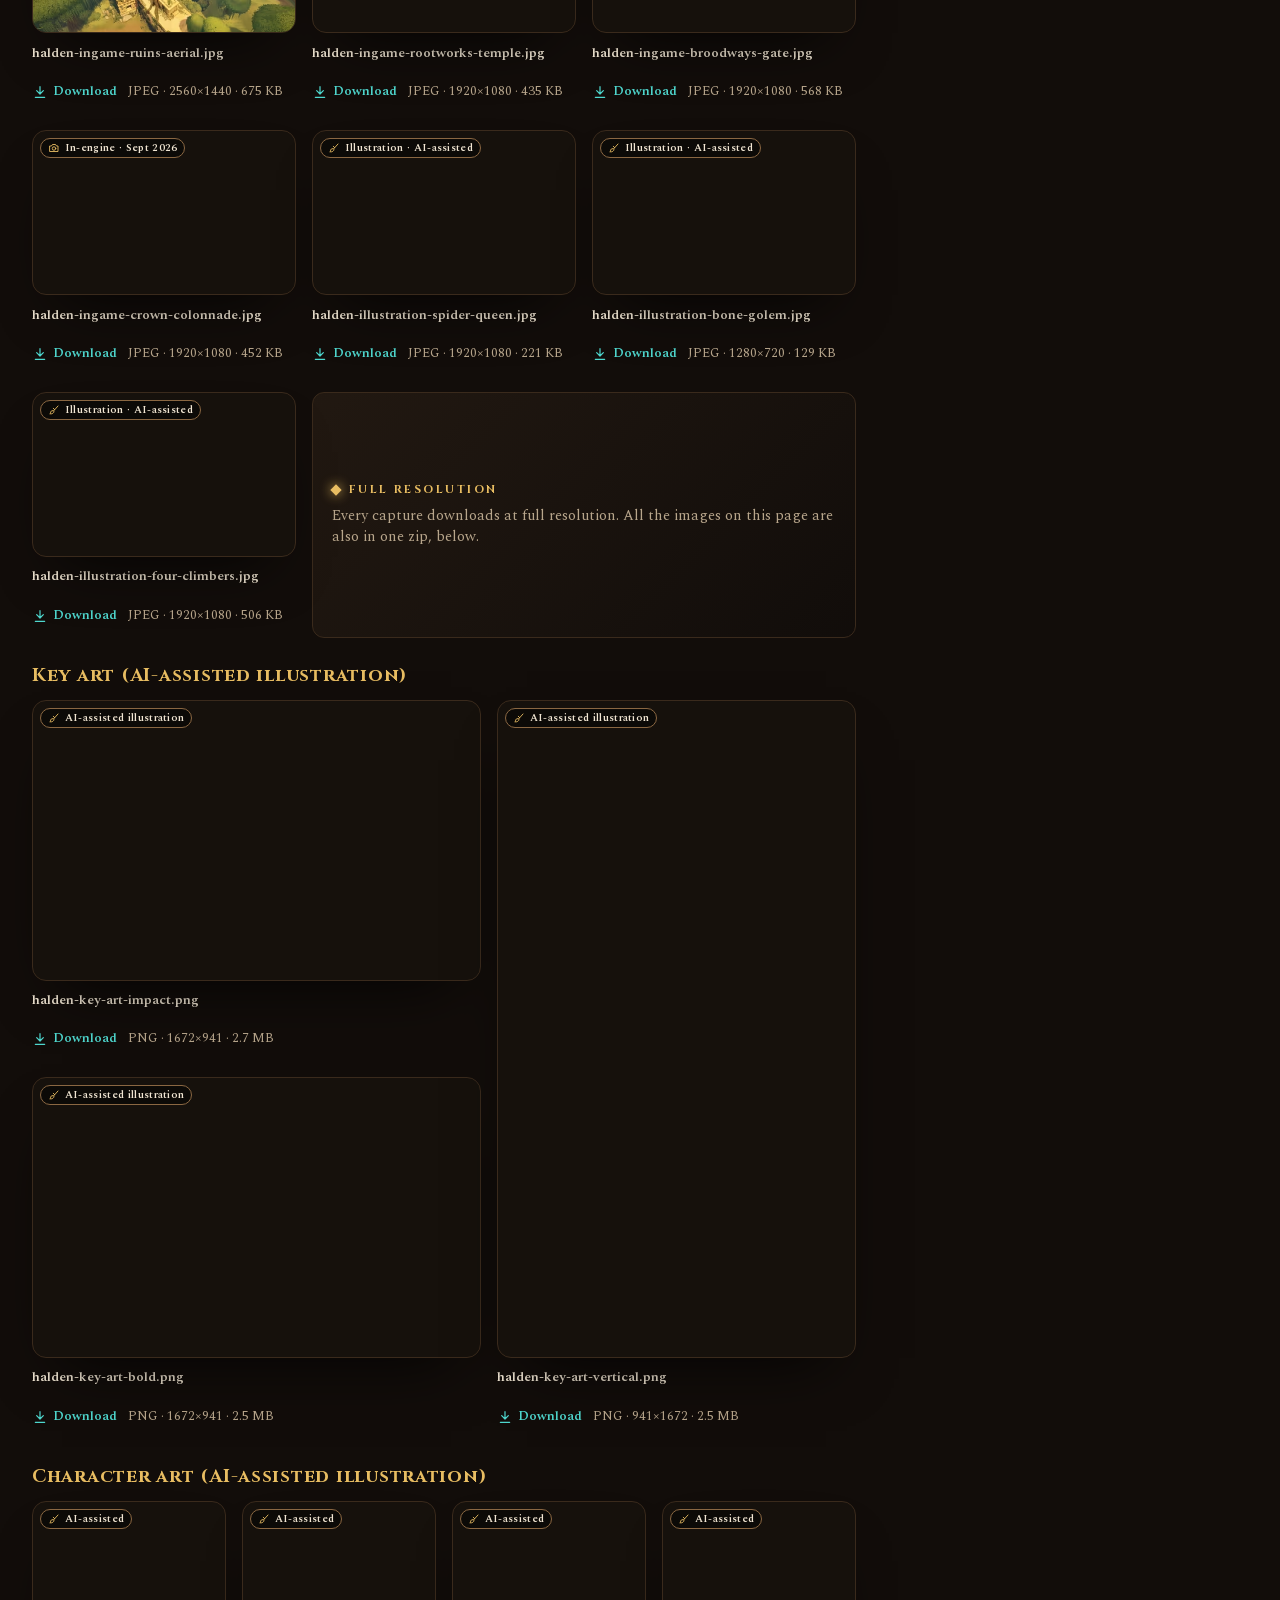
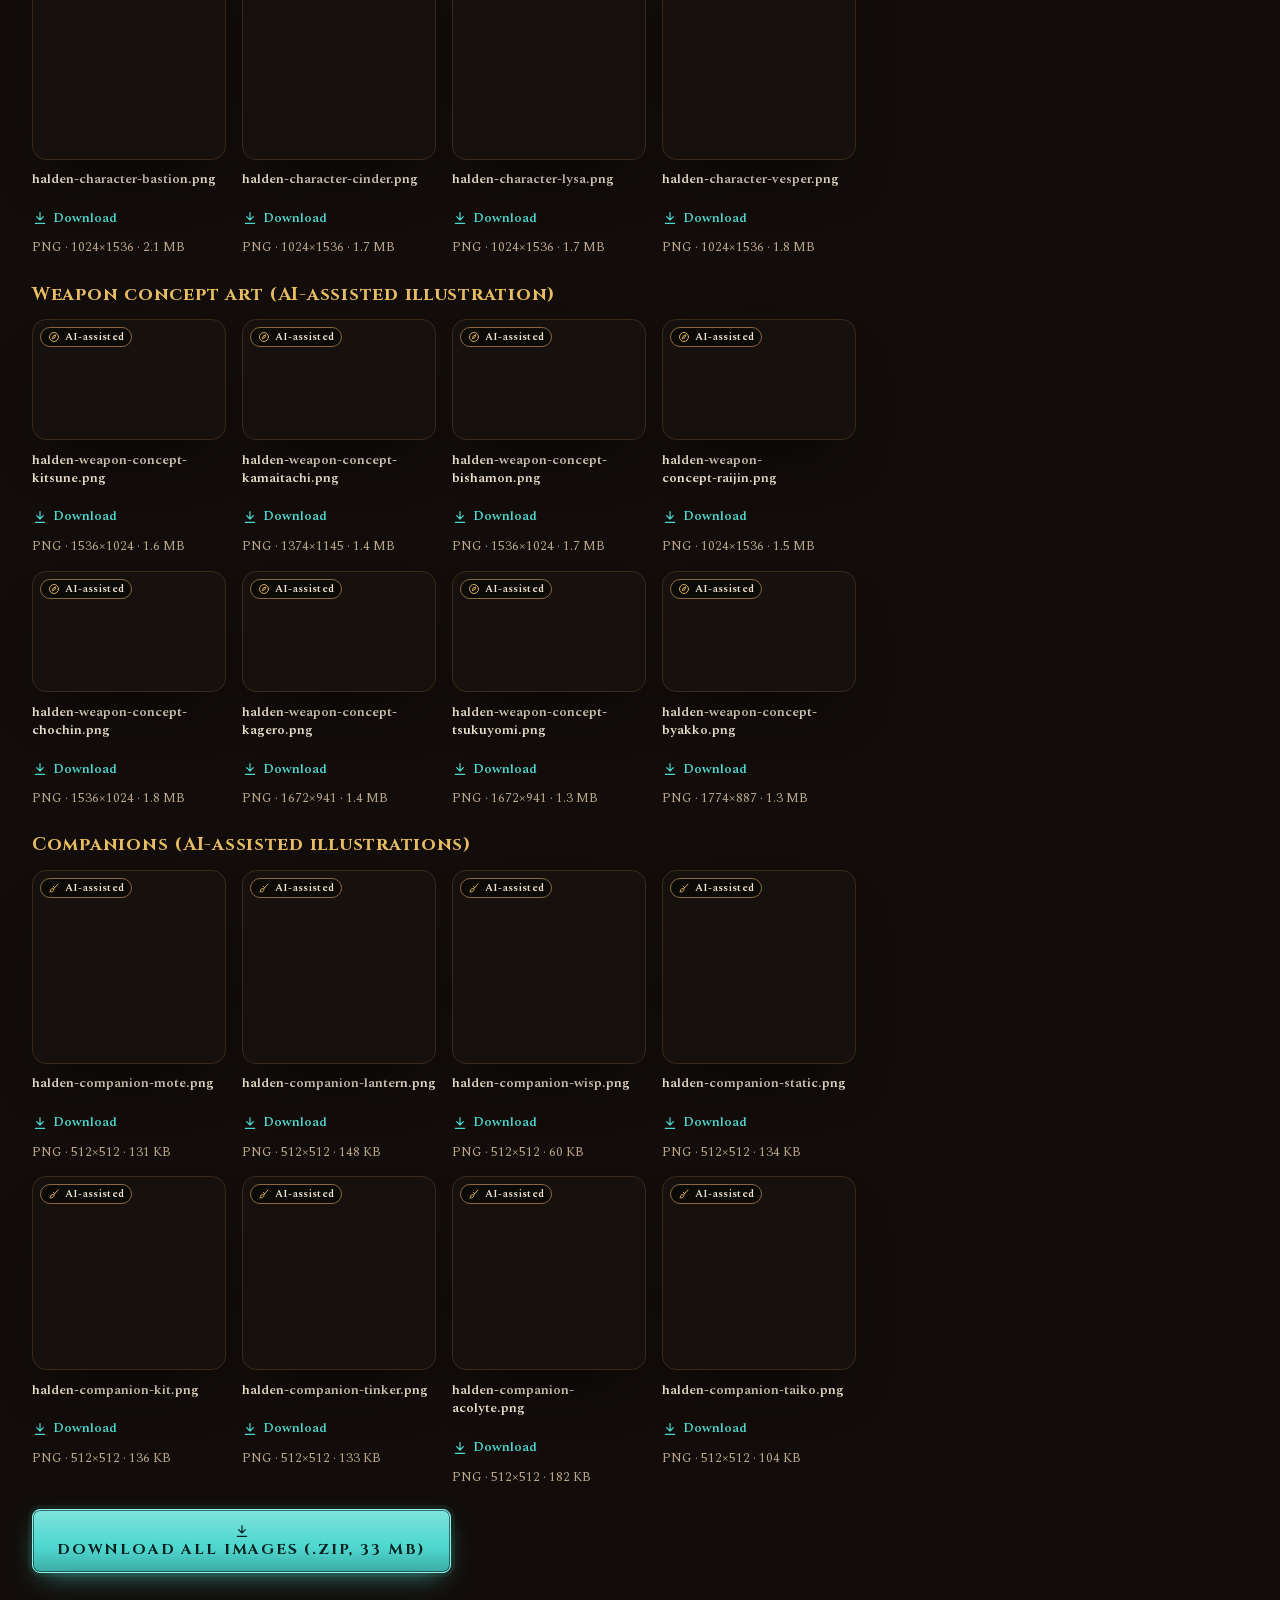
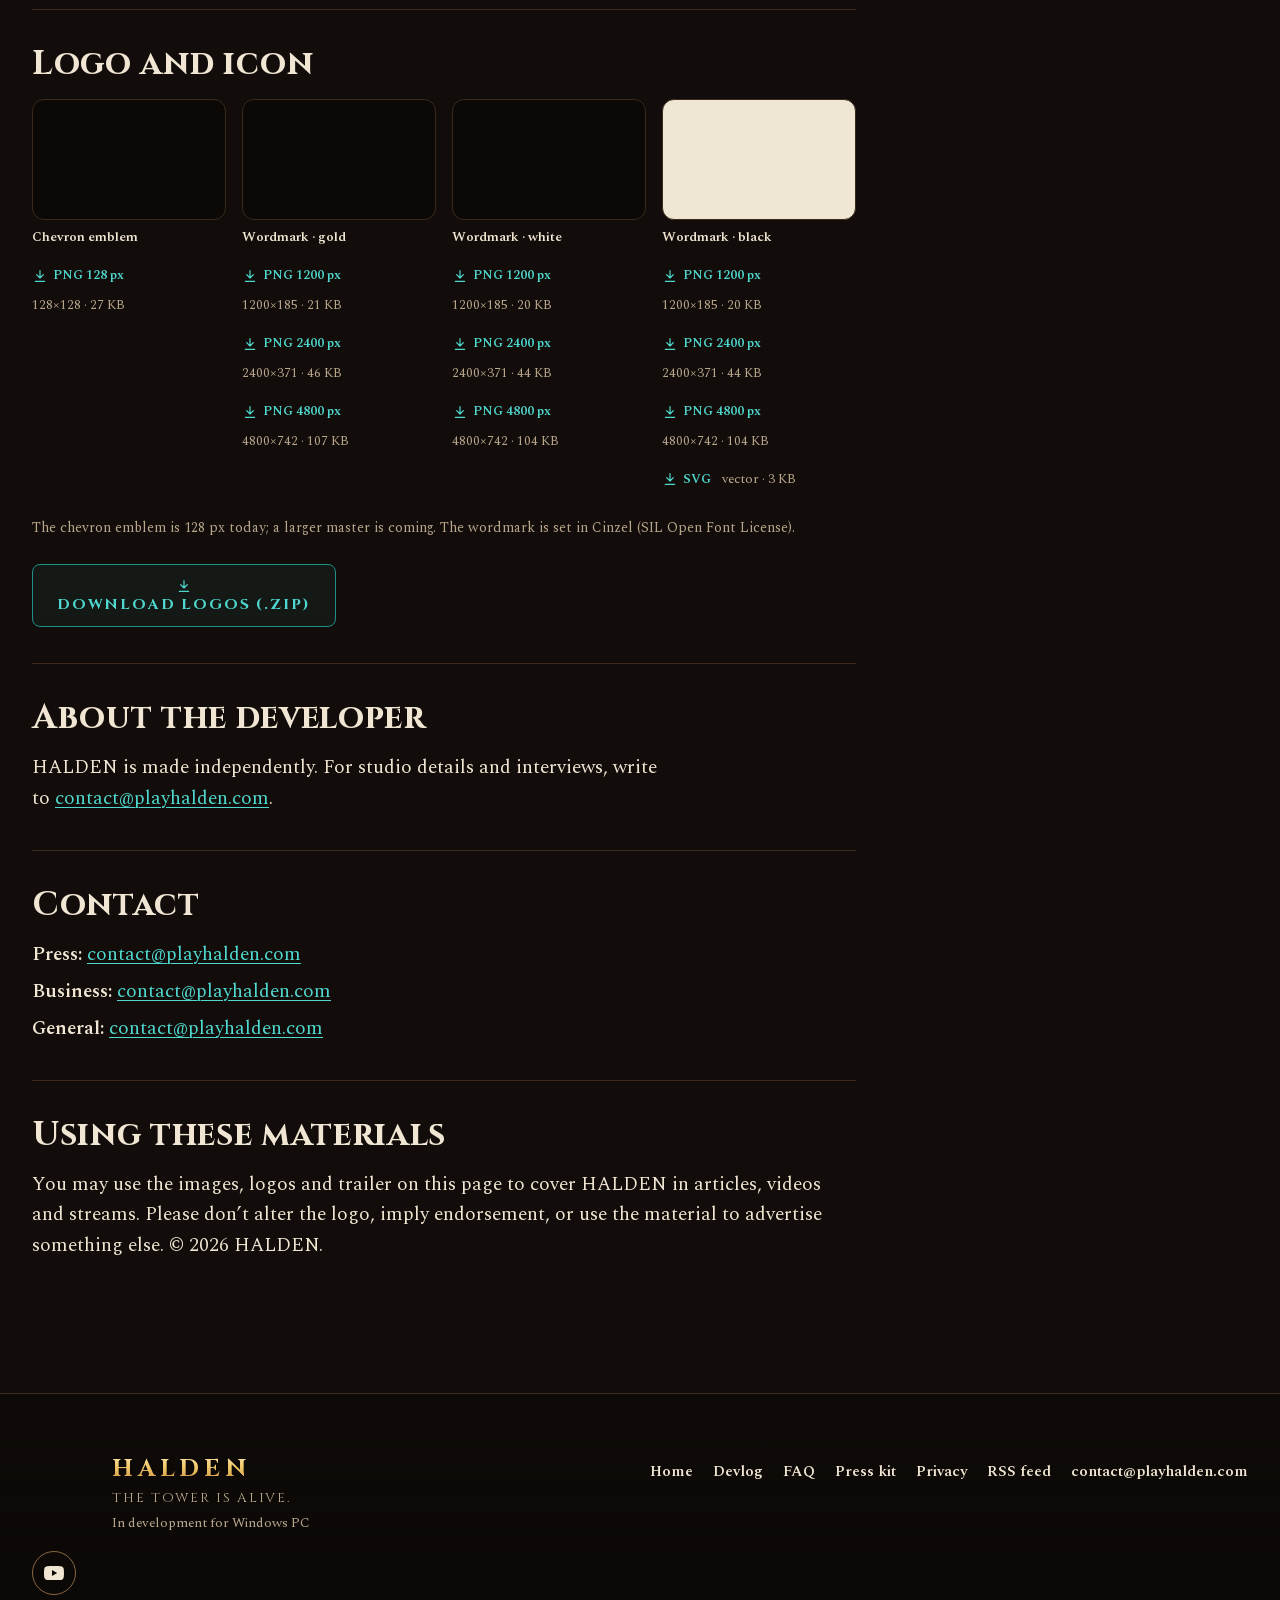
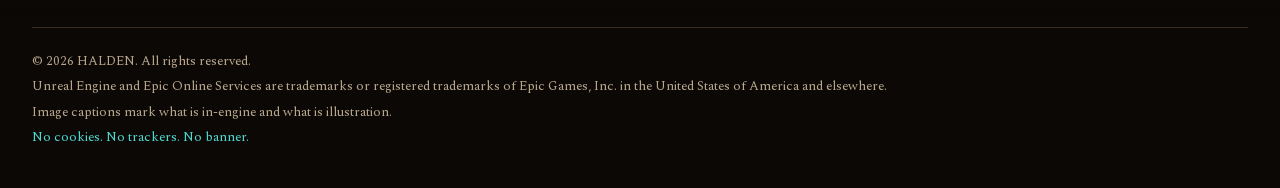
<file: press/index.html>
<!doctype html>
<html lang="en">
<head>
<meta charset="utf-8">
<meta name="viewport" content="width=device-width, initial-scale=1">
<meta http-equiv="Content-Security-Policy" content="default-src &#39;self&#39;; img-src &#39;self&#39; data:; style-src &#39;self&#39;; script-src &#39;self&#39;; font-src &#39;self&#39;; media-src &#39;self&#39;; manifest-src &#39;self&#39;; frame-src https://www.youtube-nocookie.com; connect-src &#39;self&#39;; object-src &#39;none&#39;; base-uri &#39;self&#39;; form-action &#39;none&#39;; upgrade-insecure-requests">
<meta name="referrer" content="strict-origin-when-cross-origin">
<meta name="color-scheme" content="dark">
<meta name="theme-color" content="#120d0a">
<title>HALDEN press kit | Fact sheet, images and logos</title>
<meta name="description" content="HALDEN press kit: fact sheet, description, features, reveal trailer, in-engine images, key art and logos for a first-person roguelite in development.">
<link rel="canonical" href="https://playhalden.com/press/">
<meta property="og:type" content="website">
<meta property="og:site_name" content="HALDEN">
<meta property="og:title" content="HALDEN press kit | Fact sheet, images and logos">
<meta property="og:description" content="HALDEN press kit: fact sheet, description, features, reveal trailer, in-engine images, key art and logos for a first-person roguelite in development.">
<meta property="og:url" content="https://playhalden.com/press/">
<meta property="og:locale" content="en_US">
<meta property="og:image" content="https://playhalden.com/assets/img/og/halden-og-1200x630.jpg">
<meta property="og:image:width" content="1200">
<meta property="og:image:height" content="630">
<meta property="og:image:type" content="image/jpeg">
<meta property="og:image:alt" content="HALDEN key art: two climbers before the golden living tower, with the HALDEN wordmark. AI-assisted illustration.">
<meta name="twitter:card" content="summary_large_image">
<meta name="twitter:title" content="HALDEN press kit | Fact sheet, images and logos">
<meta name="twitter:description" content="HALDEN press kit: fact sheet, description, features, reveal trailer, in-engine images, key art and logos for a first-person roguelite in development.">
<meta name="twitter:image" content="https://playhalden.com/assets/img/og/halden-og-1200x630.jpg">
<meta name="twitter:image:alt" content="HALDEN key art: two climbers before the golden living tower, with the HALDEN wordmark. AI-assisted illustration.">
<script type="application/ld+json">{"@context":"https://schema.org","@graph":[{"@type":"WebPage","@id":"https://playhalden.com/press/","url":"https://playhalden.com/press/","name":"HALDEN press kit | Fact sheet, images and logos","description":"HALDEN press kit: fact sheet, description, features, reveal trailer, in-engine images, key art and logos for a first-person roguelite in development.","inLanguage":"en","isPartOf":{"@id":"https://playhalden.com/#website"},"about":{"@id":"https://playhalden.com/#game"}}]}</script>
<link rel="preload" href="/assets/fonts/cinzel-700.woff2" as="font" type="font/woff2" crossorigin>
<link rel="preload" href="/assets/fonts/spectral-400.woff2" as="font" type="font/woff2" crossorigin>
<link rel="stylesheet" href="/assets/css/site.77a6c686.css">
<script type="module" src="/assets/js/site.a671a688.js"></script>
<link rel="alternate" type="application/atom+xml" title="HALDEN devlog" href="/devlog/feed.xml">
<link rel="icon" href="/favicon.ico" sizes="16x16 32x32 48x48">
<link rel="apple-touch-icon" href="/apple-touch-icon.png">
<link rel="manifest" href="/site.webmanifest">
</head>
<body class="page-press" data-theme="ember">
<a class="skip" href="#main">Skip to content</a>
<svg class="sprite" aria-hidden="true" focusable="false" xmlns="http://www.w3.org/2000/svg">
<symbol id="i-camera" viewBox="0 0 24 24"><path d="M4 8h3l2-3h6l2 3h3v11H4z"/><circle cx="12" cy="13" r="3.5"/></symbol>
<symbol id="i-brush" viewBox="0 0 24 24"><path d="M20 4L11 14"/><path d="M13.5 11.5l-3-3"/><path d="M10 13c-3 0-5 1.8-5 4.6 0 .9-.6 1.6-1.4 2 4.4.8 8.4-1.3 8.4-4.6"/></symbol>
<symbol id="i-compass" viewBox="0 0 24 24"><circle cx="12" cy="12" r="9"/><path d="M15.5 8.5l-2 5-5 2 2-5z"/></symbol>
<symbol id="i-play" viewBox="0 0 24 24"><path d="M7 4.5v15l13-7.5z" fill="currentColor" stroke="none"/></symbol>
<symbol id="i-chevron-down" viewBox="0 0 24 24"><path d="M6 9l6 6 6-6"/></symbol>
<symbol id="i-menu" viewBox="0 0 24 24"><path d="M4 7h16M4 12h16M4 17h16"/></symbol>
<symbol id="i-close" viewBox="0 0 24 24"><path d="M6 6l12 12M18 6L6 18"/></symbol>
<symbol id="i-left" viewBox="0 0 24 24"><path d="M15 5l-7 7 7 7"/></symbol>
<symbol id="i-right" viewBox="0 0 24 24"><path d="M9 5l7 7-7 7"/></symbol>
<symbol id="i-external" viewBox="0 0 24 24"><path d="M8 16L16 8M9.5 8H16v6.5"/></symbol>
<symbol id="i-check" viewBox="0 0 24 24"><path d="M5 12.5l4.5 4.5L19 7.5"/></symbol>
<symbol id="i-vein" viewBox="0 0 14 20"><path d="M7 1v7.5M7 8.5L3.2 13.5 2 19M7 8.5l3.6 4.2.9 5.8M7 8.5v4" fill="none" stroke="currentColor" stroke-width="1.6" stroke-linecap="round" stroke-linejoin="round"/><circle cx="7" cy="8.5" r="1.4" fill="currentColor" stroke="none"/></symbol>
<symbol id="i-fight" viewBox="0 0 24 24"><path d="M4 4l10.5 10.5M4 4h3.5M4 4v3.5M20 4L9.5 14.5M20 4h-3.5M20 4v3.5M7 13.5l3.5 3.5M5.5 18.5l2.5-2.5M17 13.5L13.5 17M18.5 18.5L16 16"/></symbol>
<symbol id="i-elite" viewBox="0 0 24 24"><path d="M5 3.5c-.3 3.4 1.2 5.6 3 6.3M19 3.5c.3 3.4-1.2 5.6-3 6.3"/><path d="M7 12a5 5 0 0 1 10 0v3.2l-2 1V19H9v-2.8l-2-1z"/><path d="M10 13.2h.01M14 13.2h.01" stroke-width="2.6"/></symbol>
<symbol id="i-event" viewBox="0 0 24 24"><path d="M12 2.5l9.5 9.5-9.5 9.5L2.5 12z"/><path d="M10 10.2a2 2 0 1 1 2.9 1.8c-.6.3-.9.8-.9 1.5"/><path d="M12 16.3h.01" stroke-width="2.4"/></symbol>
<symbol id="i-coin" viewBox="0 0 24 24"><circle cx="12" cy="12" r="8.5"/><circle cx="12" cy="12" r="5"/><path d="M12 9.6l2.4 2.4-2.4 2.4-2.4-2.4z"/></symbol>
<symbol id="i-flame" viewBox="0 0 24 24"><path d="M12 3c.8 3.2 5 5.2 5 10a5 5 0 0 1-10 0c0-2.1 1-3.6 2-4.5 0 2 .9 3 2 3.2 0-3-1-5.2 1-8.7z"/></symbol>
<symbol id="i-crown" viewBox="0 0 24 24"><path d="M3 8l4.5 4L12 5l4.5 7L21 8l-2 10H5z"/><path d="M5 21h14"/></symbol>
<symbol id="i-users" viewBox="0 0 24 24"><circle cx="9" cy="8" r="3.2"/><path d="M3 19c.5-3.5 3-5.5 6-5.5s5.5 2 6 5.5"/><circle cx="17" cy="9" r="2.6"/><path d="M15.6 13.6c2.6.2 4.5 2 4.9 5"/></symbol>
<symbol id="i-layers" viewBox="0 0 24 24"><path d="M12 3l9 4.5-9 4.5-9-4.5z"/><path d="M3 12l9 4.5 9-4.5"/><path d="M3 16.5L12 21l9-4.5"/></symbol>
<symbol id="i-target" viewBox="0 0 24 24"><circle cx="12" cy="12" r="7.5"/><path d="M12 2v5M12 17v5M2 12h5M17 12h5"/><circle cx="12" cy="12" r="1.2"/></symbol>
<symbol id="i-route" viewBox="0 0 24 24"><circle cx="6" cy="19" r="2"/><circle cx="18" cy="5" r="2"/><path d="M8 19h6a3.5 3.5 0 0 0 0-7h-4a3.5 3.5 0 0 1 0-7h6"/></symbol>
<symbol id="i-mail" viewBox="0 0 24 24"><rect x="3" y="5" width="18" height="14" rx="2"/><path d="M3.5 7l8.5 6 8.5-6"/></symbol>
<symbol id="i-download" viewBox="0 0 24 24"><path d="M12 4v11M7 10l5 5 5-5M5 20h14"/></symbol>
<symbol id="i-copy" viewBox="0 0 24 24"><rect x="8" y="8" width="12" height="12" rx="2"/><path d="M16 8V5a1 1 0 0 0-1-1H5a1 1 0 0 0-1 1v10a1 1 0 0 0 1 1h3"/></symbol>
<symbol id="i-store" viewBox="0 0 24 24"><path d="M4 9h16l-1 11H5z"/><path d="M8.5 9V7a3.5 3.5 0 0 1 7 0v2"/></symbol>
<symbol id="i-chat" viewBox="0 0 24 24"><path d="M4 5h16v11H10l-5 4v-4H4z"/></symbol>
<symbol id="i-flag" viewBox="0 0 24 24"><path d="M5 21V4M5 4h11l-2 4 2 4H5"/></symbol>
<symbol id="i-book" viewBox="0 0 24 24"><path d="M4 5.5C6.5 4 9.5 4 12 6c2.5-2 5.5-2 8-.5V19c-2.5-1.5-5.5-1.5-8 .5-2.5-2-5.5-2-8-.5z"/><path d="M12 6v13.5"/></symbol>
<symbol id="i-youtube" viewBox="0 0 24 24"><path fill="currentColor" stroke="none" d="M23.498 6.186a3.016 3.016 0 0 0-2.122-2.136C19.505 3.545 12 3.545 12 3.545s-7.505 0-9.377.505A3.017 3.017 0 0 0 .502 6.186C0 8.07 0 12 0 12s0 3.93.502 5.814a3.016 3.016 0 0 0 2.122 2.136c1.871.505 9.376.505 9.376.505s7.505 0 9.377-.505a3.015 3.015 0 0 0 2.122-2.136C24 15.93 24 12 24 12s0-3.93-.502-5.814zM9.545 15.568V8.432L15.818 12l-6.273 3.568z"/></symbol>
<symbol id="i-rss" viewBox="0 0 24 24"><path fill="currentColor" stroke="none" d="M19.199 24C19.199 13.467 10.533 4.8 0 4.8V0c13.165 0 24 10.835 24 24h-4.801zM3.291 17.415c1.814 0 3.293 1.479 3.293 3.295 0 1.813-1.485 3.29-3.301 3.29C1.47 24 0 22.526 0 20.71s1.475-3.294 3.291-3.295zM15.909 24h-4.665c0-6.169-5.075-11.245-11.244-11.245V8.09c8.727 0 15.909 7.184 15.909 15.91z"/></symbol>
</svg>

<header class="site-header">
  <div class="site-header__inner wrap">
    <a class="brand" href="/"><picture><source type="image/avif" srcset="/assets/img/halden-logo-32.avif 1x, /assets/img/halden-logo-64.avif 2x"><source type="image/webp" srcset="/assets/img/halden-logo-32.webp 1x, /assets/img/halden-logo-64.webp 2x"><img src="/logo.png" width="32" height="32" alt=""></picture><span class="brand__word">HALDEN</span><span class="visually-hidden">, home</span></a>
    <button class="menu-btn" type="button" aria-expanded="false" aria-controls="nav-panel"><span class="menu-btn__open"><svg class="ico" aria-hidden="true" focusable="false"><use href="#i-menu"></use></svg>Menu</span><span class="menu-btn__close"><svg class="ico" aria-hidden="true" focusable="false"><use href="#i-close"></use></svg>Close</span></button>
    <div class="nav-scrim" aria-hidden="true"></div>
    <div class="nav-panel" id="nav-panel">
      <nav class="nav" aria-label="Primary">
        <ul>
          <li><a href="/#trailer">Trailer</a></li>
          <li><a href="/#climb">The Climb</a></li>
          <li><a href="/#heroes">Climbers</a></li>
          <li><a href="/#arsenal">Arsenal</a></li>
          <li><a href="/#companions">Companions</a></li>
          <li><a href="/devlog/">Devlog</a></li>
          <li><a href="/press/" aria-current="page">Press</a></li>
        </ul>
      </nav>
      <a class="btn btn--primary header-cta btn--sm" href="/#follow">Follow the climb</a>
    </div>
  </div>
</header>
<main id="main" tabindex="-1">

<div class="wrap press">
  <header class="page-head">
    <p class="eyebrow">Press</p>
    <h1>Press kit</h1>
    <p class="sub">Everything you need to cover HALDEN. Questions and interview requests: <a href="mailto:contact@playhalden.com">contact@playhalden.com</a>.</p>
  </header>
  <div class="page-grid page-grid--aside">
    <aside class="plate factsheet" aria-labelledby="fs-title">
      <h2 id="fs-title">Fact sheet</h2>
      <dl>
        <dt>Developer</dt><dd>Independent</dd>
        <dt>Status</dt><dd>In development</dd>
        <dt>Release date</dt><dd>Not yet announced</dd>
        <dt>Platforms</dt><dd>Windows PC</dd>
        <dt>Price</dt><dd>Not yet announced</dd>
        <dt>Genre</dt><dd>First-person roguelite shooter</dd>
        <dt>Players</dt><dd>Solo · online co-op in development (planned for up to 4)</dd>
        <dt>Engine</dt><dd>Unreal Engine 5</dd>
        <dt>Language</dt><dd>English</dd>
        <dt>Website</dt><dd><a href="/">playhalden.com</a></dd>
        <dt>Trailer</dt><dd><a href="https://www.youtube.com/watch?v=CzQmfyqux14" rel="noopener">Reveal trailer (cinematic) ↗</a></dd>
        <dt>Press contact</dt><dd><a href="mailto:contact@playhalden.com">contact@playhalden.com</a></dd>
        <dt>Social</dt><dd><a href="https://www.youtube.com/@EmetStudiosOfficial" rel="noopener">YouTube</a></dd>
      </dl>
    </aside>
    <div class="press__main">
      <section class="press-sec" id="short-description" aria-labelledby="sd-title">
        <h2 id="sd-title">Short description</h2>
        <div class="copybox">
          <p id="short-desc">HALDEN is a cel-shaded first-person roguelite shooter: climb a living tower through three strata, one branching route at a time. In development for Windows PC.</p>
          <button class="btn btn--ghost btn--sm" type="button" data-copy="short-desc">Copy</button>
        </div>
      </section>
      <section class="press-sec" id="description" aria-labelledby="desc-title">
        <h2 id="desc-title">Description</h2>
        <p>HALDEN is a first-person roguelite shooter about climbing a living tower. Pick one of four climbers, each with a resource of their own to build and spend, and fight up through three strata — the sunlit ruins of Rootworks, the swallowed temples and castles of Broodways, and the white-gold heights of The Crown. Every run follows a new branching route of fights, elites, events, a market and campfire rests, and every stratum ends in a boss. The tower pays for precision: hits fill your Ichor, headshots fill it faster, and a full well unleashes a SURGE that drags nearby enemies in and leaves them wide open. Along the way you’ll find 30+ weapons, relics, and Companions — small creatures who join you on your next climb. HALDEN is cel-shaded, built in Unreal Engine 5, and in development for Windows PC, with online co-op in development and testing.</p>
      </section>
      <section class="press-sec" id="features" aria-labelledby="feat-title">
        <h2 id="feat-title">Features</h2>
        <ul class="features">
          <li>A living tower to climb: three strata — Rootworks, Broodways and The Crown — each ending in a boss.</li>
          <li>A new branching route every run: fights, elites, events, a market and campfire rests.</li>
          <li>Ichor rewards accuracy: hits fill it, headshots fill it faster, and a full well unleashes SURGE.</li>
          <li>Four climbers who play differently, each with their own resource to build and spend.</li>
          <li>30+ weapons — guns, bows, blades, hammers, a chakram, a boomerang and a lantern-book — with burn, shock and poison in the mix.</li>
          <li>Companions: creatures you meet on one run who climb with you on the next.</li>
          <li>Online co-op in development, planned for up to four players.</li>
        </ul>
      </section>
      <section class="press-sec" id="status" aria-labelledby="status-title">
        <h2 id="status-title">Development status</h2>
        <p>HALDEN is in active development. The current build plays a full solo run through all three strata, from the first room to the final boss. Online co-op is in development and testing. There is no release date, price or store page yet. The game was revealed with a cinematic trailer on October 3, 2026.</p>
      </section>
      <section class="press-sec" id="trailer" aria-labelledby="ptrailer-title">
        <h2 id="ptrailer-title">Trailer</h2>
        <div class="trailer__frame">
          <a class="trailer__facade" href="https://www.youtube.com/watch?v=CzQmfyqux14" data-yt="CzQmfyqux14">
            <picture>
<source type="image/avif" srcset="/assets/img/halden-trailer-poster-768.avif 768w, /assets/img/halden-trailer-poster-1024.avif 1024w, /assets/img/halden-trailer-poster-1440.avif 1440w" sizes="(min-width: 64rem) 800px, calc(100vw - 2rem)">
<source type="image/webp" srcset="/assets/img/halden-trailer-poster-768.webp 768w, /assets/img/halden-trailer-poster-1024.webp 1024w, /assets/img/halden-trailer-poster-1440.webp 1440w" sizes="(min-width: 64rem) 800px, calc(100vw - 2rem)">
<img src="/assets/img/halden-trailer-poster-1024.jpg" srcset="/assets/img/halden-trailer-poster-768.jpg 768w, /assets/img/halden-trailer-poster-1024.jpg 1024w, /assets/img/halden-trailer-poster-1440.jpg 1440w" sizes="(min-width: 64rem) 800px, calc(100vw - 2rem)" width="1440" height="810" alt="HALDEN reveal trailer: the two climbers from the key art beneath the gold HALDEN title." loading="lazy" decoding="async">
</picture>
            <span class="chip figure-chip"><svg class="ico" aria-hidden="true" focusable="false"><use href="#i-compass"></use></svg><span>Cinematic<span class="chip__opt"> · AI-assisted visuals</span> · not gameplay</span></span>
            <span class="trailer__play" aria-hidden="true"><svg class="ico" aria-hidden="true" focusable="false"><use href="#i-play"></use></svg></span>
            <span class="trailer__label">Play the reveal trailer <span>· 1:11</span></span>
          </a>
        </div>
        <p class="muted small mt-1">Reveal trailer — cinematic, AI-assisted visuals, not gameplay. Gameplay footage: not yet available.</p>
        <p class="small"><a href="https://www.youtube.com/watch?v=CzQmfyqux14" rel="noopener">Watch on YouTube ↗</a> · <a href="https://www.youtube.com/watch?v=v76YTd-fcH8" rel="noopener">Vertical cut ↗</a> · <a href="/privacy.html#website-video">Privacy</a></p>
      </section>
      <section class="press-sec" id="images" aria-labelledby="img-title">
        <h2 id="img-title">Images</h2>
        <h3 id="press-ingame">Screens and illustrations (development build, Sept 2026)</h3>
        <ul class="media-grid">
          <li class="media">
            <figure class="fig">
              <picture>
<source type="image/avif" srcset="/assets/img/halden-g1-480.avif 480w, /assets/img/halden-g1-768.avif 768w, /assets/img/halden-g1-1024.avif 1024w" sizes="(min-width: 64rem) 260px, 46vw">
<source type="image/webp" srcset="/assets/img/halden-g1-480.webp 480w, /assets/img/halden-g1-768.webp 768w, /assets/img/halden-g1-1024.webp 1024w" sizes="(min-width: 64rem) 260px, 46vw">
<img src="/assets/img/halden-g1-768.jpg" srcset="/assets/img/halden-g1-480.jpg 480w, /assets/img/halden-g1-768.jpg 768w, /assets/img/halden-g1-1024.jpg 1024w" sizes="(min-width: 64rem) 260px, 46vw" width="1024" height="576" alt="First-person combat in a sunlit jungle clearing: a bone golem lunges at the camera while a glowing gold pickup waits on the path." loading="lazy" decoding="async">
</picture>
              <figcaption class="chip figure-chip"><svg class="ico" aria-hidden="true" focusable="false"><use href="#i-camera"></use></svg><span>In-engine<span class="chip__opt"> · Sept 2026</span></span></figcaption>
            </figure>
            <p class="media__name">halden-ingame-jungle-combat.jpg</p>
            <p class="media__row"><a class="dl" href="/press/files/halden-ingame-jungle-combat.jpg" download><svg class="ico" aria-hidden="true" focusable="false"><use href="#i-download"></use></svg>Download</a><span class="media__meta">JPEG · 2359×1328 · 563 KB</span></p>
          </li>
          <li class="media">
            <figure class="fig">
              <picture>
<source type="image/avif" srcset="/assets/img/halden-g2-480.avif 480w, /assets/img/halden-g2-768.avif 768w, /assets/img/halden-g2-1024.avif 1024w" sizes="(min-width: 64rem) 260px, 46vw">
<source type="image/webp" srcset="/assets/img/halden-g2-480.webp 480w, /assets/img/halden-g2-768.webp 768w, /assets/img/halden-g2-1024.webp 1024w" sizes="(min-width: 64rem) 260px, 46vw">
<img src="/assets/img/halden-g2-768.jpg" srcset="/assets/img/halden-g2-480.jpg 480w, /assets/img/halden-g2-768.jpg 768w, /assets/img/halden-g2-1024.jpg 1024w" sizes="(min-width: 64rem) 260px, 46vw" width="1024" height="576" alt="Golden stairs and arched halls beside a waterfall in a flowering valley." loading="lazy" decoding="async">
</picture>
              <figcaption class="chip figure-chip"><svg class="ico" aria-hidden="true" focusable="false"><use href="#i-camera"></use></svg><span>In-engine<span class="chip__opt"> · Sept 2026</span></span></figcaption>
            </figure>
            <p class="media__name">halden-ingame-valley-stairs.jpg</p>
            <p class="media__row"><a class="dl" href="/press/files/halden-ingame-valley-stairs.jpg" download><svg class="ico" aria-hidden="true" focusable="false"><use href="#i-download"></use></svg>Download</a><span class="media__meta">JPEG · 2048×1152 · 698 KB</span></p>
          </li>
          <li class="media">
            <figure class="fig">
              <picture>
<source type="image/avif" srcset="/assets/img/halden-g3-480.avif 480w, /assets/img/halden-g3-768.avif 768w" sizes="(min-width: 64rem) 260px, 46vw">
<source type="image/webp" srcset="/assets/img/halden-g3-480.webp 480w, /assets/img/halden-g3-768.webp 768w" sizes="(min-width: 64rem) 260px, 46vw">
<img src="/assets/img/halden-g3-768.jpg" srcset="/assets/img/halden-g3-480.jpg 480w, /assets/img/halden-g3-768.jpg 768w" sizes="(min-width: 64rem) 260px, 46vw" width="768" height="432" alt="A grassy path through bamboo and blue flowers toward a red torii gate under a dusk sky." loading="lazy" decoding="async">
</picture>
              <figcaption class="chip figure-chip"><svg class="ico" aria-hidden="true" focusable="false"><use href="#i-camera"></use></svg><span>In-engine<span class="chip__opt"> · Sept 2026</span></span></figcaption>
            </figure>
            <p class="media__name">halden-ingame-torii-path.jpg</p>
            <p class="media__row"><a class="dl" href="/press/files/halden-ingame-torii-path.jpg" download><svg class="ico" aria-hidden="true" focusable="false"><use href="#i-download"></use></svg>Download</a><span class="media__meta">JPEG · 2048×1152 · 557 KB</span></p>
          </li>
          <li class="media">
            <figure class="fig">
              <picture>
<source type="image/avif" srcset="/assets/img/halden-g4-480.avif 480w, /assets/img/halden-g4-768.avif 768w" sizes="(min-width: 64rem) 260px, 46vw">
<source type="image/webp" srcset="/assets/img/halden-g4-480.webp 480w, /assets/img/halden-g4-768.webp 768w" sizes="(min-width: 64rem) 260px, 46vw">
<img src="/assets/img/halden-g4-768.jpg" srcset="/assets/img/halden-g4-480.jpg 480w, /assets/img/halden-g4-768.jpg 768w" sizes="(min-width: 64rem) 260px, 46vw" width="768" height="432" alt="A rope bridge crosses a mossy canyon above glowing green water." loading="lazy" decoding="async">
</picture>
              <figcaption class="chip figure-chip"><svg class="ico" aria-hidden="true" focusable="false"><use href="#i-camera"></use></svg><span>In-engine<span class="chip__opt"> · Sept 2026</span></span></figcaption>
            </figure>
            <p class="media__name">halden-ingame-rope-bridge.jpg</p>
            <p class="media__row"><a class="dl" href="/press/files/halden-ingame-rope-bridge.jpg" download><svg class="ico" aria-hidden="true" focusable="false"><use href="#i-download"></use></svg>Download</a><span class="media__meta">JPEG · 2048×1152 · 582 KB</span></p>
          </li>
          <li class="media">
            <figure class="fig">
              <picture>
<source type="image/avif" srcset="/assets/img/halden-g5-480.avif 480w, /assets/img/halden-g5-768.avif 768w" sizes="(min-width: 64rem) 260px, 46vw">
<source type="image/webp" srcset="/assets/img/halden-g5-480.webp 480w, /assets/img/halden-g5-768.webp 768w" sizes="(min-width: 64rem) 260px, 46vw">
<img src="/assets/img/halden-g5-768.jpg" srcset="/assets/img/halden-g5-480.jpg 480w, /assets/img/halden-g5-768.jpg 768w" sizes="(min-width: 64rem) 260px, 46vw" width="768" height="432" alt="A frontier town of timber, pipes and water towers among red desert rock." loading="lazy" decoding="async">
</picture>
              <figcaption class="chip figure-chip"><svg class="ico" aria-hidden="true" focusable="false"><use href="#i-camera"></use></svg><span>In-engine<span class="chip__opt"> · Sept 2026</span></span></figcaption>
            </figure>
            <p class="media__name">halden-ingame-desert-town.jpg</p>
            <p class="media__row"><a class="dl" href="/press/files/halden-ingame-desert-town.jpg" download><svg class="ico" aria-hidden="true" focusable="false"><use href="#i-download"></use></svg>Download</a><span class="media__meta">JPEG · 1920×1080 · 280 KB</span></p>
          </li>
          <li class="media">
            <figure class="fig">
              <picture>
<source type="image/avif" srcset="/assets/img/halden-g6-480.avif 480w, /assets/img/halden-g6-768.avif 768w" sizes="(min-width: 64rem) 260px, 46vw">
<source type="image/webp" srcset="/assets/img/halden-g6-480.webp 480w, /assets/img/halden-g6-768.webp 768w" sizes="(min-width: 64rem) 260px, 46vw">
<img src="/assets/img/halden-g6-768.jpg" srcset="/assets/img/halden-g6-480.jpg 480w, /assets/img/halden-g6-768.jpg 768w" sizes="(min-width: 64rem) 260px, 46vw" width="768" height="432" alt="A golden temple gate at the end of a dusty jungle path." loading="lazy" decoding="async">
</picture>
              <figcaption class="chip figure-chip"><svg class="ico" aria-hidden="true" focusable="false"><use href="#i-camera"></use></svg><span>In-engine<span class="chip__opt"> · Sept 2026</span></span></figcaption>
            </figure>
            <p class="media__name">halden-ingame-golden-gate.jpg</p>
            <p class="media__row"><a class="dl" href="/press/files/halden-ingame-golden-gate.jpg" download><svg class="ico" aria-hidden="true" focusable="false"><use href="#i-download"></use></svg>Download</a><span class="media__meta">JPEG · 2560×1440 · 621 KB</span></p>
          </li>
          <li class="media">
            <figure class="fig">
              <picture>
<source type="image/avif" srcset="/assets/img/halden-g7-480.avif 480w, /assets/img/halden-g7-768.avif 768w" sizes="(min-width: 64rem) 260px, 46vw">
<source type="image/webp" srcset="/assets/img/halden-g7-480.webp 480w, /assets/img/halden-g7-768.webp 768w" sizes="(min-width: 64rem) 260px, 46vw">
<img src="/assets/img/halden-g7-768.jpg" srcset="/assets/img/halden-g7-480.jpg 480w, /assets/img/halden-g7-768.jpg 768w" sizes="(min-width: 64rem) 260px, 46vw" width="768" height="432" alt="Aerial view of jungle ruins and stone towers among red cliffs." loading="lazy" decoding="async">
</picture>
              <figcaption class="chip figure-chip"><svg class="ico" aria-hidden="true" focusable="false"><use href="#i-camera"></use></svg><span>In-engine<span class="chip__opt"> · Sept 2026</span></span></figcaption>
            </figure>
            <p class="media__name">halden-ingame-ruins-aerial.jpg</p>
            <p class="media__row"><a class="dl" href="/press/files/halden-ingame-ruins-aerial.jpg" download><svg class="ico" aria-hidden="true" focusable="false"><use href="#i-download"></use></svg>Download</a><span class="media__meta">JPEG · 2560×1440 · 675 KB</span></p>
          </li>
          <li class="media">
            <figure class="fig">
              <picture>
<source type="image/avif" srcset="/assets/img/halden-stratum-1-768.avif 768w, /assets/img/halden-stratum-1-1280.avif 1280w, /assets/img/halden-stratum-1-1920.avif 1920w" sizes="(min-width: 64rem) 260px, 46vw">
<source type="image/webp" srcset="/assets/img/halden-stratum-1-768.webp 768w, /assets/img/halden-stratum-1-1280.webp 1280w, /assets/img/halden-stratum-1-1920.webp 1920w" sizes="(min-width: 64rem) 260px, 46vw">
<img src="/assets/img/halden-stratum-1-1280.jpg" srcset="/assets/img/halden-stratum-1-768.jpg 768w, /assets/img/halden-stratum-1-1280.jpg 1280w, /assets/img/halden-stratum-1-1920.jpg 1920w" sizes="(min-width: 64rem) 260px, 46vw" width="1920" height="1080" alt="In-engine: overgrown white temple ruins behind hanging willow roots and a green pool." loading="lazy" decoding="async">
</picture>
              <figcaption class="chip figure-chip"><svg class="ico" aria-hidden="true" focusable="false"><use href="#i-camera"></use></svg><span>In-engine<span class="chip__opt"> · Sept 2026</span></span></figcaption>
            </figure>
            <p class="media__name">halden-ingame-rootworks-temple.jpg</p>
            <p class="media__row"><a class="dl" href="/press/files/halden-ingame-rootworks-temple.jpg" download><svg class="ico" aria-hidden="true" focusable="false"><use href="#i-download"></use></svg>Download</a><span class="media__meta">JPEG · 1920×1080 · 435 KB</span></p>
          </li>
          <li class="media">
            <figure class="fig">
              <picture>
<source type="image/avif" srcset="/assets/img/halden-stratum-2-768.avif 768w, /assets/img/halden-stratum-2-1280.avif 1280w, /assets/img/halden-stratum-2-1920.avif 1920w" sizes="(min-width: 64rem) 260px, 46vw">
<source type="image/webp" srcset="/assets/img/halden-stratum-2-768.webp 768w, /assets/img/halden-stratum-2-1280.webp 1280w, /assets/img/halden-stratum-2-1920.webp 1920w" sizes="(min-width: 64rem) 260px, 46vw">
<img src="/assets/img/halden-stratum-2-1280.jpg" srcset="/assets/img/halden-stratum-2-768.jpg 768w, /assets/img/halden-stratum-2-1280.jpg 1280w, /assets/img/halden-stratum-2-1920.jpg 1920w" sizes="(min-width: 64rem) 260px, 46vw" width="1920" height="1080" alt="In-engine: a stone gatehouse with a lowered portcullis, half-hidden by twisted roots and lit by shafts of sun." loading="lazy" decoding="async">
</picture>
              <figcaption class="chip figure-chip"><svg class="ico" aria-hidden="true" focusable="false"><use href="#i-camera"></use></svg><span>In-engine<span class="chip__opt"> · Sept 2026</span></span></figcaption>
            </figure>
            <p class="media__name">halden-ingame-broodways-gate.jpg</p>
            <p class="media__row"><a class="dl" href="/press/files/halden-ingame-broodways-gate.jpg" download><svg class="ico" aria-hidden="true" focusable="false"><use href="#i-download"></use></svg>Download</a><span class="media__meta">JPEG · 1920×1080 · 568 KB</span></p>
          </li>
          <li class="media">
            <figure class="fig">
              <picture>
<source type="image/avif" srcset="/assets/img/halden-stratum-3-768.avif 768w, /assets/img/halden-stratum-3-1280.avif 1280w, /assets/img/halden-stratum-3-1920.avif 1920w" sizes="(min-width: 64rem) 260px, 46vw">
<source type="image/webp" srcset="/assets/img/halden-stratum-3-768.webp 768w, /assets/img/halden-stratum-3-1280.webp 1280w, /assets/img/halden-stratum-3-1920.webp 1920w" sizes="(min-width: 64rem) 260px, 46vw">
<img src="/assets/img/halden-stratum-3-1280.jpg" srcset="/assets/img/halden-stratum-3-768.jpg 768w, /assets/img/halden-stratum-3-1280.jpg 1280w, /assets/img/halden-stratum-3-1920.jpg 1920w" sizes="(min-width: 64rem) 260px, 46vw" width="1920" height="1080" alt="In-engine: a long white-and-gold colonnade under a purple storm sky, leading to a temple gate." loading="lazy" decoding="async">
</picture>
              <figcaption class="chip figure-chip"><svg class="ico" aria-hidden="true" focusable="false"><use href="#i-camera"></use></svg><span>In-engine<span class="chip__opt"> · Sept 2026</span></span></figcaption>
            </figure>
            <p class="media__name">halden-ingame-crown-colonnade.jpg</p>
            <p class="media__row"><a class="dl" href="/press/files/halden-ingame-crown-colonnade.jpg" download><svg class="ico" aria-hidden="true" focusable="false"><use href="#i-download"></use></svg>Download</a><span class="media__meta">JPEG · 1920×1080 · 452 KB</span></p>
          </li>
          <li class="media">
            <figure class="fig">
              <picture>
<source type="image/avif" srcset="/assets/img/halden-boss-768.avif 768w, /assets/img/halden-boss-1280.avif 1280w, /assets/img/halden-boss-1920.avif 1920w" sizes="(min-width: 64rem) 260px, 46vw">
<source type="image/webp" srcset="/assets/img/halden-boss-768.webp 768w, /assets/img/halden-boss-1280.webp 1280w, /assets/img/halden-boss-1920.webp 1920w" sizes="(min-width: 64rem) 260px, 46vw">
<img src="/assets/img/halden-boss-1280.jpg" srcset="/assets/img/halden-boss-768.jpg 768w, /assets/img/halden-boss-1280.jpg 1280w, /assets/img/halden-boss-1920.jpg 1920w" sizes="(min-width: 64rem) 260px, 46vw" width="1920" height="1080" alt="Illustration: the Spider Queen, a towering spider-bodied matriarch, rises in a crimson brood cavern." loading="lazy" decoding="async">
</picture>
              <figcaption class="chip figure-chip"><svg class="ico" aria-hidden="true" focusable="false"><use href="#i-brush"></use></svg><span><span class="chip__opt">Illustration · </span>AI-assisted</span></figcaption>
            </figure>
            <p class="media__name">halden-illustration-spider-queen.jpg</p>
            <p class="media__row"><a class="dl" href="/press/files/halden-illustration-spider-queen.jpg" download><svg class="ico" aria-hidden="true" focusable="false"><use href="#i-download"></use></svg>Download</a><span class="media__meta">JPEG · 1920×1080 · 221 KB</span></p>
          </li>
          <li class="media">
            <figure class="fig">
              <picture>
<source type="image/avif" srcset="/assets/img/halden-golem-768.avif 768w, /assets/img/halden-golem-1280.avif 1280w" sizes="(min-width: 64rem) 260px, 46vw">
<source type="image/webp" srcset="/assets/img/halden-golem-768.webp 768w, /assets/img/halden-golem-1280.webp 1280w" sizes="(min-width: 64rem) 260px, 46vw">
<img src="/assets/img/halden-golem-1280.jpg" srcset="/assets/img/halden-golem-768.jpg 768w, /assets/img/halden-golem-1280.jpg 1280w" sizes="(min-width: 64rem) 260px, 46vw" width="1280" height="720" alt="Illustration: a bone golem in horned skull armour stands in overgrown temple ruins." loading="lazy" decoding="async">
</picture>
              <figcaption class="chip figure-chip"><svg class="ico" aria-hidden="true" focusable="false"><use href="#i-brush"></use></svg><span><span class="chip__opt">Illustration · </span>AI-assisted</span></figcaption>
            </figure>
            <p class="media__name">halden-illustration-bone-golem.jpg</p>
            <p class="media__row"><a class="dl" href="/press/files/halden-illustration-bone-golem.jpg" download><svg class="ico" aria-hidden="true" focusable="false"><use href="#i-download"></use></svg>Download</a><span class="media__meta">JPEG · 1280×720 · 129 KB</span></p>
          </li>
          <li class="media">
            <figure class="fig">
              <picture>
<source type="image/avif" srcset="/assets/img/halden-coop-768.avif 768w, /assets/img/halden-coop-1280.avif 1280w, /assets/img/halden-coop-1920.avif 1920w" sizes="(min-width: 64rem) 260px, 46vw">
<source type="image/webp" srcset="/assets/img/halden-coop-768.webp 768w, /assets/img/halden-coop-1280.webp 1280w, /assets/img/halden-coop-1920.webp 1920w" sizes="(min-width: 64rem) 260px, 46vw">
<img src="/assets/img/halden-coop-1280.jpg" srcset="/assets/img/halden-coop-768.jpg 768w, /assets/img/halden-coop-1280.jpg 1280w, /assets/img/halden-coop-1920.jpg 1920w" sizes="(min-width: 64rem) 260px, 46vw" width="1920" height="1080" alt="Illustration: the four climbers fight side by side on a white-and-gold stairway." loading="lazy" decoding="async">
</picture>
              <figcaption class="chip figure-chip"><svg class="ico" aria-hidden="true" focusable="false"><use href="#i-brush"></use></svg><span><span class="chip__opt">Illustration · </span>AI-assisted</span></figcaption>
            </figure>
            <p class="media__name">halden-illustration-four-climbers.jpg</p>
            <p class="media__row"><a class="dl" href="/press/files/halden-illustration-four-climbers.jpg" download><svg class="ico" aria-hidden="true" focusable="false"><use href="#i-download"></use></svg>Download</a><span class="media__meta">JPEG · 1920×1080 · 506 KB</span></p>
          </li>
          <li class="media-note"><p class="eyebrow">Full resolution</p><p>Every capture downloads at full resolution. All the images on this page are also in one zip, below.</p></li>
        </ul>
        <h3 id="press-keyart">Key art (AI-assisted illustration)</h3>
        <ul class="media-grid media-grid--keyart">
          <li class="media">
            <figure class="fig">
              <picture>
<source type="image/avif" srcset="/assets/img/halden-hero-d-768.avif 768w, /assets/img/halden-hero-d-1024.avif 1024w, /assets/img/halden-hero-d-1440.avif 1440w, /assets/img/halden-hero-d-1672.avif 1672w" sizes="(min-width: 64rem) 460px, 56vw">
<source type="image/webp" srcset="/assets/img/halden-hero-d-768.webp 768w, /assets/img/halden-hero-d-1024.webp 1024w, /assets/img/halden-hero-d-1440.webp 1440w, /assets/img/halden-hero-d-1672.webp 1672w" sizes="(min-width: 64rem) 460px, 56vw">
<img src="/assets/img/halden-hero-d-1024.jpg" srcset="/assets/img/halden-hero-d-768.jpg 768w, /assets/img/halden-hero-d-1024.jpg 1024w, /assets/img/halden-hero-d-1440.jpg 1440w, /assets/img/halden-hero-d-1672.jpg 1672w" sizes="(min-width: 64rem) 460px, 56vw" width="1672" height="941" alt="Key art: Lysa, a horned climber wreathed in cyan light, and Cinder, firing a drum revolver, charge up the golden stairs of the living tower. AI-assisted illustration." loading="lazy" decoding="async">
</picture>
              <figcaption class="chip figure-chip"><svg class="ico" aria-hidden="true" focusable="false"><use href="#i-brush"></use></svg><span>AI-assisted<span class="chip__opt"> illustration</span></span></figcaption>
            </figure>
            <p class="media__name">halden-key-art-impact.png</p>
            <p class="media__row"><a class="dl" href="/press/files/halden-key-art-impact.png" download><svg class="ico" aria-hidden="true" focusable="false"><use href="#i-download"></use></svg>Download</a><span class="media__meta">PNG · 1672×941 · 2.7 MB</span></p>
          </li>
          <li class="media">
            <figure class="fig">
              <picture>
<source type="image/avif" srcset="/assets/img/halden-press-bold-480.avif 480w, /assets/img/halden-press-bold-768.avif 768w" sizes="(min-width: 64rem) 460px, 56vw">
<source type="image/webp" srcset="/assets/img/halden-press-bold-480.webp 480w, /assets/img/halden-press-bold-768.webp 768w" sizes="(min-width: 64rem) 460px, 56vw">
<img src="/assets/img/halden-press-bold-768.jpg" srcset="/assets/img/halden-press-bold-480.jpg 480w, /assets/img/halden-press-bold-768.jpg 768w" sizes="(min-width: 64rem) 460px, 56vw" width="768" height="432" alt="Key art: Lysa and Cinder stand shoulder to shoulder before the golden living tower. AI-assisted illustration." loading="lazy" decoding="async">
</picture>
              <figcaption class="chip figure-chip"><svg class="ico" aria-hidden="true" focusable="false"><use href="#i-brush"></use></svg><span>AI-assisted<span class="chip__opt"> illustration</span></span></figcaption>
            </figure>
            <p class="media__name">halden-key-art-bold.png</p>
            <p class="media__row"><a class="dl" href="/press/files/halden-key-art-bold.png" download><svg class="ico" aria-hidden="true" focusable="false"><use href="#i-download"></use></svg>Download</a><span class="media__meta">PNG · 1672×941 · 2.5 MB</span></p>
          </li>
          <li class="media media--tall">
            <figure class="fig">
              <picture>
<source type="image/avif" srcset="/assets/img/halden-press-vertical-360.avif 360w, /assets/img/halden-press-vertical-540.avif 540w" sizes="(min-width: 64rem) 360px, 44vw">
<source type="image/webp" srcset="/assets/img/halden-press-vertical-360.webp 360w, /assets/img/halden-press-vertical-540.webp 540w" sizes="(min-width: 64rem) 360px, 44vw">
<img src="/assets/img/halden-press-vertical-540.jpg" srcset="/assets/img/halden-press-vertical-360.jpg 360w, /assets/img/halden-press-vertical-540.jpg 540w" sizes="(min-width: 64rem) 360px, 44vw" width="540" height="959" alt="Key art poster: Lysa and Cinder stand back to back on the tower’s stairs beneath the HALDEN title. AI-assisted illustration." loading="lazy" decoding="async">
</picture>
              <figcaption class="chip figure-chip"><svg class="ico" aria-hidden="true" focusable="false"><use href="#i-brush"></use></svg><span>AI-assisted<span class="chip__opt"> illustration</span></span></figcaption>
            </figure>
            <p class="media__name">halden-key-art-vertical.png</p>
            <p class="media__row"><a class="dl" href="/press/files/halden-key-art-vertical.png" download><svg class="ico" aria-hidden="true" focusable="false"><use href="#i-download"></use></svg>Download</a><span class="media__meta">PNG · 941×1672 · 2.5 MB</span></p>
          </li>
        </ul>
        <h3 id="press-character">Character art (AI-assisted illustration)</h3>
        <ul class="media-grid media-grid--4">
          <li class="media">
            <figure class="fig fig--contain fig--tall">
              <picture>
<source type="image/avif" srcset="/assets/img/halden-hero-bastion-388.avif 388w, /assets/img/halden-hero-bastion-582.avif 582w" sizes="(min-width: 64rem) 260px, 46vw">
<img src="/assets/img/halden-hero-bastion-582.webp" srcset="/assets/img/halden-hero-bastion-388.webp 388w, /assets/img/halden-hero-bastion-582.webp 582w" sizes="(min-width: 64rem) 260px, 46vw" width="582" height="900" alt="Bastion, a skeletal wizard in a blue and gold robe, a cyan-ringed amber sigil above one hand." loading="lazy" decoding="async">
</picture>
              <figcaption class="chip figure-chip"><svg class="ico" aria-hidden="true" focusable="false"><use href="#i-brush"></use></svg><span><span class="chip__opt">Illustration · </span>AI-assisted</span></figcaption>
            </figure>
            <p class="media__name">halden-character-bastion.png</p>
            <p class="media__row"><a class="dl" href="/press/files/halden-character-bastion.png" download><svg class="ico" aria-hidden="true" focusable="false"><use href="#i-download"></use></svg>Download</a><span class="media__meta">PNG · 1024×1536 · 2.1 MB</span></p>
          </li>
          <li class="media">
            <figure class="fig fig--contain fig--tall">
              <picture>
<source type="image/avif" srcset="/assets/img/halden-hero-cinder-278.avif 278w, /assets/img/halden-hero-cinder-416.avif 416w" sizes="(min-width: 64rem) 260px, 46vw">
<img src="/assets/img/halden-hero-cinder-416.webp" srcset="/assets/img/halden-hero-cinder-278.webp 278w, /assets/img/halden-hero-cinder-416.webp 416w" sizes="(min-width: 64rem) 260px, 46vw" width="416" height="900" alt="Cinder, a bandaged young fighter in a sleeveless hooded coat, a small flame in his hand." loading="lazy" decoding="async">
</picture>
              <figcaption class="chip figure-chip"><svg class="ico" aria-hidden="true" focusable="false"><use href="#i-brush"></use></svg><span><span class="chip__opt">Illustration · </span>AI-assisted</span></figcaption>
            </figure>
            <p class="media__name">halden-character-cinder.png</p>
            <p class="media__row"><a class="dl" href="/press/files/halden-character-cinder.png" download><svg class="ico" aria-hidden="true" focusable="false"><use href="#i-download"></use></svg>Download</a><span class="media__meta">PNG · 1024×1536 · 1.7 MB</span></p>
          </li>
          <li class="media">
            <figure class="fig fig--contain fig--tall">
              <picture>
<source type="image/avif" srcset="/assets/img/halden-hero-lysa-244.avif 244w, /assets/img/halden-hero-lysa-366.avif 366w" sizes="(min-width: 64rem) 260px, 46vw">
<img src="/assets/img/halden-hero-lysa-366.webp" srcset="/assets/img/halden-hero-lysa-244.webp 244w, /assets/img/halden-hero-lysa-366.webp 366w" sizes="(min-width: 64rem) 260px, 46vw" width="366" height="900" alt="Lysa, a purple-skinned horned climber in a feathered mantle, a cyan spark at her fingertips." loading="lazy" decoding="async">
</picture>
              <figcaption class="chip figure-chip"><svg class="ico" aria-hidden="true" focusable="false"><use href="#i-brush"></use></svg><span><span class="chip__opt">Illustration · </span>AI-assisted</span></figcaption>
            </figure>
            <p class="media__name">halden-character-lysa.png</p>
            <p class="media__row"><a class="dl" href="/press/files/halden-character-lysa.png" download><svg class="ico" aria-hidden="true" focusable="false"><use href="#i-download"></use></svg>Download</a><span class="media__meta">PNG · 1024×1536 · 1.7 MB</span></p>
          </li>
          <li class="media">
            <figure class="fig fig--contain fig--tall">
              <picture>
<source type="image/avif" srcset="/assets/img/halden-hero-vesper-306.avif 306w, /assets/img/halden-hero-vesper-459.avif 459w" sizes="(min-width: 64rem) 260px, 46vw">
<img src="/assets/img/halden-hero-vesper-459.webp" srcset="/assets/img/halden-hero-vesper-306.webp 306w, /assets/img/halden-hero-vesper-459.webp 459w" sizes="(min-width: 64rem) 260px, 46vw" width="459" height="900" alt="Vesper, a silver-haired woman in a grey-green wrap, a violet glow cupped between her hands." loading="lazy" decoding="async">
</picture>
              <figcaption class="chip figure-chip"><svg class="ico" aria-hidden="true" focusable="false"><use href="#i-brush"></use></svg><span><span class="chip__opt">Illustration · </span>AI-assisted</span></figcaption>
            </figure>
            <p class="media__name">halden-character-vesper.png</p>
            <p class="media__row"><a class="dl" href="/press/files/halden-character-vesper.png" download><svg class="ico" aria-hidden="true" focusable="false"><use href="#i-download"></use></svg>Download</a><span class="media__meta">PNG · 1024×1536 · 1.8 MB</span></p>
          </li>
        </ul>
        <h3 id="press-weapon">Weapon concept art (AI-assisted illustration)</h3>
        <ul class="media-grid media-grid--4">
          <li class="media">
            <figure class="fig">
              <picture>
<source type="image/avif" srcset="/assets/img/halden-weapon-kitsune-400.avif 400w, /assets/img/halden-weapon-kitsune-640.avif 640w" sizes="(min-width: 64rem) 260px, 46vw">
<source type="image/webp" srcset="/assets/img/halden-weapon-kitsune-400.webp 400w, /assets/img/halden-weapon-kitsune-640.webp 640w" sizes="(min-width: 64rem) 260px, 46vw">
<img src="/assets/img/halden-weapon-kitsune-640.jpg" srcset="/assets/img/halden-weapon-kitsune-400.jpg 400w, /assets/img/halden-weapon-kitsune-640.jpg 640w" sizes="(min-width: 64rem) 260px, 46vw" width="640" height="480" alt="Kitsune, a red and black hand cannon with a fox mask on the frame." loading="lazy" decoding="async">
</picture>
              <figcaption class="chip figure-chip"><svg class="ico" aria-hidden="true" focusable="false"><use href="#i-compass"></use></svg><span><span class="chip__opt">Concept art · </span>AI-assisted</span></figcaption>
            </figure>
            <p class="media__name">halden-weapon-concept-kitsune.png</p>
            <p class="media__row"><a class="dl" href="/press/files/halden-weapon-concept-kitsune.png" download><svg class="ico" aria-hidden="true" focusable="false"><use href="#i-download"></use></svg>Download</a><span class="media__meta">PNG · 1536×1024 · 1.6 MB</span></p>
          </li>
          <li class="media">
            <figure class="fig">
              <picture>
<source type="image/avif" srcset="/assets/img/halden-weapon-kamaitachi-400.avif 400w, /assets/img/halden-weapon-kamaitachi-640.avif 640w" sizes="(min-width: 64rem) 260px, 46vw">
<source type="image/webp" srcset="/assets/img/halden-weapon-kamaitachi-400.webp 400w, /assets/img/halden-weapon-kamaitachi-640.webp 640w" sizes="(min-width: 64rem) 260px, 46vw">
<img src="/assets/img/halden-weapon-kamaitachi-640.jpg" srcset="/assets/img/halden-weapon-kamaitachi-400.jpg 400w, /assets/img/halden-weapon-kamaitachi-640.jpg 640w" sizes="(min-width: 64rem) 260px, 46vw" width="640" height="480" alt="Kamaitachi, three curved sickle blades joined at a bronze ring." loading="lazy" decoding="async">
</picture>
              <figcaption class="chip figure-chip"><svg class="ico" aria-hidden="true" focusable="false"><use href="#i-compass"></use></svg><span><span class="chip__opt">Concept art · </span>AI-assisted</span></figcaption>
            </figure>
            <p class="media__name">halden-weapon-concept-kamaitachi.png</p>
            <p class="media__row"><a class="dl" href="/press/files/halden-weapon-concept-kamaitachi.png" download><svg class="ico" aria-hidden="true" focusable="false"><use href="#i-download"></use></svg>Download</a><span class="media__meta">PNG · 1374×1145 · 1.4 MB</span></p>
          </li>
          <li class="media">
            <figure class="fig">
              <picture>
<source type="image/avif" srcset="/assets/img/halden-weapon-bishamon-400.avif 400w, /assets/img/halden-weapon-bishamon-640.avif 640w" sizes="(min-width: 64rem) 260px, 46vw">
<source type="image/webp" srcset="/assets/img/halden-weapon-bishamon-400.webp 400w, /assets/img/halden-weapon-bishamon-640.webp 640w" sizes="(min-width: 64rem) 260px, 46vw">
<img src="/assets/img/halden-weapon-bishamon-640.jpg" srcset="/assets/img/halden-weapon-bishamon-400.jpg 400w, /assets/img/halden-weapon-bishamon-640.jpg 640w" sizes="(min-width: 64rem) 260px, 46vw" width="640" height="480" alt="Bishamon, a long war hammer with a demon-faced stone head." loading="lazy" decoding="async">
</picture>
              <figcaption class="chip figure-chip"><svg class="ico" aria-hidden="true" focusable="false"><use href="#i-compass"></use></svg><span><span class="chip__opt">Concept art · </span>AI-assisted</span></figcaption>
            </figure>
            <p class="media__name">halden-weapon-concept-bishamon.png</p>
            <p class="media__row"><a class="dl" href="/press/files/halden-weapon-concept-bishamon.png" download><svg class="ico" aria-hidden="true" focusable="false"><use href="#i-download"></use></svg>Download</a><span class="media__meta">PNG · 1536×1024 · 1.7 MB</span></p>
          </li>
          <li class="media">
            <figure class="fig">
              <picture>
<source type="image/avif" srcset="/assets/img/halden-weapon-raijin-400.avif 400w, /assets/img/halden-weapon-raijin-640.avif 640w" sizes="(min-width: 64rem) 260px, 46vw">
<source type="image/webp" srcset="/assets/img/halden-weapon-raijin-400.webp 400w, /assets/img/halden-weapon-raijin-640.webp 640w" sizes="(min-width: 64rem) 260px, 46vw">
<img src="/assets/img/halden-weapon-raijin-640.jpg" srcset="/assets/img/halden-weapon-raijin-400.jpg 400w, /assets/img/halden-weapon-raijin-640.jpg 640w" sizes="(min-width: 64rem) 260px, 46vw" width="640" height="480" alt="Raijin, a slender bow of glowing ember-red wood." loading="lazy" decoding="async">
</picture>
              <figcaption class="chip figure-chip"><svg class="ico" aria-hidden="true" focusable="false"><use href="#i-compass"></use></svg><span><span class="chip__opt">Concept art · </span>AI-assisted</span></figcaption>
            </figure>
            <p class="media__name">halden-weapon-concept-raijin.png</p>
            <p class="media__row"><a class="dl" href="/press/files/halden-weapon-concept-raijin.png" download><svg class="ico" aria-hidden="true" focusable="false"><use href="#i-download"></use></svg>Download</a><span class="media__meta">PNG · 1024×1536 · 1.5 MB</span></p>
          </li>
          <li class="media">
            <figure class="fig">
              <picture>
<source type="image/avif" srcset="/assets/img/halden-weapon-chochin-400.avif 400w, /assets/img/halden-weapon-chochin-640.avif 640w" sizes="(min-width: 64rem) 260px, 46vw">
<source type="image/webp" srcset="/assets/img/halden-weapon-chochin-400.webp 400w, /assets/img/halden-weapon-chochin-640.webp 640w" sizes="(min-width: 64rem) 260px, 46vw">
<img src="/assets/img/halden-weapon-chochin-640.jpg" srcset="/assets/img/halden-weapon-chochin-400.jpg 400w, /assets/img/halden-weapon-chochin-640.jpg 640w" sizes="(min-width: 64rem) 260px, 46vw" width="640" height="480" alt="Chochin, an open book bound in red leather with a glowing lantern at its spine." loading="lazy" decoding="async">
</picture>
              <figcaption class="chip figure-chip"><svg class="ico" aria-hidden="true" focusable="false"><use href="#i-compass"></use></svg><span><span class="chip__opt">Concept art · </span>AI-assisted</span></figcaption>
            </figure>
            <p class="media__name">halden-weapon-concept-chochin.png</p>
            <p class="media__row"><a class="dl" href="/press/files/halden-weapon-concept-chochin.png" download><svg class="ico" aria-hidden="true" focusable="false"><use href="#i-download"></use></svg>Download</a><span class="media__meta">PNG · 1536×1024 · 1.8 MB</span></p>
          </li>
          <li class="media">
            <figure class="fig">
              <picture>
<source type="image/avif" srcset="/assets/img/halden-weapon-kagero-400.avif 400w, /assets/img/halden-weapon-kagero-640.avif 640w" sizes="(min-width: 64rem) 260px, 46vw">
<source type="image/webp" srcset="/assets/img/halden-weapon-kagero-400.webp 400w, /assets/img/halden-weapon-kagero-640.webp 640w" sizes="(min-width: 64rem) 260px, 46vw">
<img src="/assets/img/halden-weapon-kagero-640.jpg" srcset="/assets/img/halden-weapon-kagero-400.jpg 400w, /assets/img/halden-weapon-kagero-640.jpg 640w" sizes="(min-width: 64rem) 260px, 46vw" width="640" height="480" alt="Kagero, a round chakram of violet blades around a leather grip." loading="lazy" decoding="async">
</picture>
              <figcaption class="chip figure-chip"><svg class="ico" aria-hidden="true" focusable="false"><use href="#i-compass"></use></svg><span><span class="chip__opt">Concept art · </span>AI-assisted</span></figcaption>
            </figure>
            <p class="media__name">halden-weapon-concept-kagero.png</p>
            <p class="media__row"><a class="dl" href="/press/files/halden-weapon-concept-kagero.png" download><svg class="ico" aria-hidden="true" focusable="false"><use href="#i-download"></use></svg>Download</a><span class="media__meta">PNG · 1672×941 · 1.4 MB</span></p>
          </li>
          <li class="media">
            <figure class="fig">
              <picture>
<source type="image/avif" srcset="/assets/img/halden-weapon-tsukuyomi-400.avif 400w, /assets/img/halden-weapon-tsukuyomi-640.avif 640w" sizes="(min-width: 64rem) 260px, 46vw">
<source type="image/webp" srcset="/assets/img/halden-weapon-tsukuyomi-400.webp 400w, /assets/img/halden-weapon-tsukuyomi-640.webp 640w" sizes="(min-width: 64rem) 260px, 46vw">
<img src="/assets/img/halden-weapon-tsukuyomi-640.jpg" srcset="/assets/img/halden-weapon-tsukuyomi-400.jpg 400w, /assets/img/halden-weapon-tsukuyomi-640.jpg 640w" sizes="(min-width: 64rem) 260px, 46vw" width="640" height="480" alt="Tsukuyomi no Te, a white and violet cannon with a wide barrel." loading="lazy" decoding="async">
</picture>
              <figcaption class="chip figure-chip"><svg class="ico" aria-hidden="true" focusable="false"><use href="#i-compass"></use></svg><span><span class="chip__opt">Concept art · </span>AI-assisted</span></figcaption>
            </figure>
            <p class="media__name">halden-weapon-concept-tsukuyomi.png</p>
            <p class="media__row"><a class="dl" href="/press/files/halden-weapon-concept-tsukuyomi.png" download><svg class="ico" aria-hidden="true" focusable="false"><use href="#i-download"></use></svg>Download</a><span class="media__meta">PNG · 1672×941 · 1.3 MB</span></p>
          </li>
          <li class="media">
            <figure class="fig">
              <picture>
<source type="image/avif" srcset="/assets/img/halden-weapon-byakko-400.avif 400w, /assets/img/halden-weapon-byakko-640.avif 640w" sizes="(min-width: 64rem) 260px, 46vw">
<source type="image/webp" srcset="/assets/img/halden-weapon-byakko-400.webp 400w, /assets/img/halden-weapon-byakko-640.webp 640w" sizes="(min-width: 64rem) 260px, 46vw">
<img src="/assets/img/halden-weapon-byakko-640.jpg" srcset="/assets/img/halden-weapon-byakko-400.jpg 400w, /assets/img/halden-weapon-byakko-640.jpg 640w" sizes="(min-width: 64rem) 260px, 46vw" width="640" height="480" alt="Byakko, a long polearm with a jagged silver blade." loading="lazy" decoding="async">
</picture>
              <figcaption class="chip figure-chip"><svg class="ico" aria-hidden="true" focusable="false"><use href="#i-compass"></use></svg><span><span class="chip__opt">Concept art · </span>AI-assisted</span></figcaption>
            </figure>
            <p class="media__name">halden-weapon-concept-byakko.png</p>
            <p class="media__row"><a class="dl" href="/press/files/halden-weapon-concept-byakko.png" download><svg class="ico" aria-hidden="true" focusable="false"><use href="#i-download"></use></svg>Download</a><span class="media__meta">PNG · 1774×887 · 1.3 MB</span></p>
          </li>
        </ul>
        <h3 id="press-companions"><span id="press-kindred" aria-hidden="true"></span>Companions (AI-assisted illustrations)</h3>
        <ul class="media-grid media-grid--4">
          <li class="media">
            <figure class="fig fig--contain fig--square">
              <picture>
<source type="image/avif" srcset="/assets/img/halden-kindred-mote-192.avif 192w, /assets/img/halden-kindred-mote-320.avif 320w" sizes="(min-width: 64rem) 260px, 46vw">
<img src="/assets/img/halden-kindred-mote-320.webp" srcset="/assets/img/halden-kindred-mote-192.webp 192w, /assets/img/halden-kindred-mote-320.webp 320w" sizes="(min-width: 64rem) 260px, 46vw" width="320" height="320" alt="Mote, a pale teal spirit curled like a wave, with two round eyes." loading="lazy" decoding="async">
</picture>
              <figcaption class="chip figure-chip"><svg class="ico" aria-hidden="true" focusable="false"><use href="#i-brush"></use></svg><span><span class="chip__opt">Illustration · </span>AI-assisted</span></figcaption>
            </figure>
            <p class="media__name">halden-companion-mote.png</p>
            <p class="media__row"><a class="dl" href="/press/files/halden-companion-mote.png" download><svg class="ico" aria-hidden="true" focusable="false"><use href="#i-download"></use></svg>Download</a><span class="media__meta">PNG · 512×512 · 131 KB</span></p>
          </li>
          <li class="media">
            <figure class="fig fig--contain fig--square">
              <picture>
<source type="image/avif" srcset="/assets/img/halden-kindred-lantern-192.avif 192w, /assets/img/halden-kindred-lantern-320.avif 320w" sizes="(min-width: 64rem) 260px, 46vw">
<img src="/assets/img/halden-kindred-lantern-320.webp" srcset="/assets/img/halden-kindred-lantern-192.webp 192w, /assets/img/halden-kindred-lantern-320.webp 320w" sizes="(min-width: 64rem) 260px, 46vw" width="320" height="320" alt="Lantern, a stone lotus cradling a cold blue flame." loading="lazy" decoding="async">
</picture>
              <figcaption class="chip figure-chip"><svg class="ico" aria-hidden="true" focusable="false"><use href="#i-brush"></use></svg><span><span class="chip__opt">Illustration · </span>AI-assisted</span></figcaption>
            </figure>
            <p class="media__name">halden-companion-lantern.png</p>
            <p class="media__row"><a class="dl" href="/press/files/halden-companion-lantern.png" download><svg class="ico" aria-hidden="true" focusable="false"><use href="#i-download"></use></svg>Download</a><span class="media__meta">PNG · 512×512 · 148 KB</span></p>
          </li>
          <li class="media">
            <figure class="fig fig--contain fig--square">
              <picture>
<source type="image/avif" srcset="/assets/img/halden-kindred-wisp-192.avif 192w, /assets/img/halden-kindred-wisp-320.avif 320w" sizes="(min-width: 64rem) 260px, 46vw">
<img src="/assets/img/halden-kindred-wisp-320.webp" srcset="/assets/img/halden-kindred-wisp-192.webp 192w, /assets/img/halden-kindred-wisp-320.webp 320w" sizes="(min-width: 64rem) 260px, 46vw" width="320" height="320" alt="Wisp, a single cold blue flame." loading="lazy" decoding="async">
</picture>
              <figcaption class="chip figure-chip"><svg class="ico" aria-hidden="true" focusable="false"><use href="#i-brush"></use></svg><span><span class="chip__opt">Illustration · </span>AI-assisted</span></figcaption>
            </figure>
            <p class="media__name">halden-companion-wisp.png</p>
            <p class="media__row"><a class="dl" href="/press/files/halden-companion-wisp.png" download><svg class="ico" aria-hidden="true" focusable="false"><use href="#i-download"></use></svg>Download</a><span class="media__meta">PNG · 512×512 · 60 KB</span></p>
          </li>
          <li class="media">
            <figure class="fig fig--contain fig--square">
              <picture>
<source type="image/avif" srcset="/assets/img/halden-kindred-static-192.avif 192w, /assets/img/halden-kindred-static-320.avif 320w" sizes="(min-width: 64rem) 260px, 46vw">
<img src="/assets/img/halden-kindred-static-320.webp" srcset="/assets/img/halden-kindred-static-192.webp 192w, /assets/img/halden-kindred-static-320.webp 320w" sizes="(min-width: 64rem) 260px, 46vw" width="320" height="320" alt="Static, a jellyfish-like drifter with a storm-streaked blue bell." loading="lazy" decoding="async">
</picture>
              <figcaption class="chip figure-chip"><svg class="ico" aria-hidden="true" focusable="false"><use href="#i-brush"></use></svg><span><span class="chip__opt">Illustration · </span>AI-assisted</span></figcaption>
            </figure>
            <p class="media__name">halden-companion-static.png</p>
            <p class="media__row"><a class="dl" href="/press/files/halden-companion-static.png" download><svg class="ico" aria-hidden="true" focusable="false"><use href="#i-download"></use></svg>Download</a><span class="media__meta">PNG · 512×512 · 134 KB</span></p>
          </li>
          <li class="media">
            <figure class="fig fig--contain fig--square">
              <picture>
<source type="image/avif" srcset="/assets/img/halden-kindred-kit-192.avif 192w, /assets/img/halden-kindred-kit-320.avif 320w" sizes="(min-width: 64rem) 260px, 46vw">
<img src="/assets/img/halden-kindred-kit-320.webp" srcset="/assets/img/halden-kindred-kit-192.webp 192w, /assets/img/halden-kindred-kit-320.webp 320w" sizes="(min-width: 64rem) 260px, 46vw" width="320" height="320" alt="Kit, a small big-eared fox creature with glowing eyes." loading="lazy" decoding="async">
</picture>
              <figcaption class="chip figure-chip"><svg class="ico" aria-hidden="true" focusable="false"><use href="#i-brush"></use></svg><span><span class="chip__opt">Illustration · </span>AI-assisted</span></figcaption>
            </figure>
            <p class="media__name">halden-companion-kit.png</p>
            <p class="media__row"><a class="dl" href="/press/files/halden-companion-kit.png" download><svg class="ico" aria-hidden="true" focusable="false"><use href="#i-download"></use></svg>Download</a><span class="media__meta">PNG · 512×512 · 136 KB</span></p>
          </li>
          <li class="media">
            <figure class="fig fig--contain fig--square">
              <picture>
<source type="image/avif" srcset="/assets/img/halden-kindred-tinker-192.avif 192w, /assets/img/halden-kindred-tinker-320.avif 320w" sizes="(min-width: 64rem) 260px, 46vw">
<img src="/assets/img/halden-kindred-tinker-320.webp" srcset="/assets/img/halden-kindred-tinker-192.webp 192w, /assets/img/halden-kindred-tinker-320.webp 320w" sizes="(min-width: 64rem) 260px, 46vw" width="320" height="320" alt="Tinker, a little wind-up furnace with a toothy grin." loading="lazy" decoding="async">
</picture>
              <figcaption class="chip figure-chip"><svg class="ico" aria-hidden="true" focusable="false"><use href="#i-brush"></use></svg><span><span class="chip__opt">Illustration · </span>AI-assisted</span></figcaption>
            </figure>
            <p class="media__name">halden-companion-tinker.png</p>
            <p class="media__row"><a class="dl" href="/press/files/halden-companion-tinker.png" download><svg class="ico" aria-hidden="true" focusable="false"><use href="#i-download"></use></svg>Download</a><span class="media__meta">PNG · 512×512 · 133 KB</span></p>
          </li>
          <li class="media">
            <figure class="fig fig--contain fig--square">
              <picture>
<source type="image/avif" srcset="/assets/img/halden-kindred-acolyte-192.avif 192w, /assets/img/halden-kindred-acolyte-320.avif 320w" sizes="(min-width: 64rem) 260px, 46vw">
<img src="/assets/img/halden-kindred-acolyte-320.webp" srcset="/assets/img/halden-kindred-acolyte-192.webp 192w, /assets/img/halden-kindred-acolyte-320.webp 320w" sizes="(min-width: 64rem) 260px, 46vw" width="320" height="320" alt="Acolyte, a stone owl inside a pale violet ring." loading="lazy" decoding="async">
</picture>
              <figcaption class="chip figure-chip"><svg class="ico" aria-hidden="true" focusable="false"><use href="#i-brush"></use></svg><span><span class="chip__opt">Illustration · </span>AI-assisted</span></figcaption>
            </figure>
            <p class="media__name">halden-companion-acolyte.png</p>
            <p class="media__row"><a class="dl" href="/press/files/halden-companion-acolyte.png" download><svg class="ico" aria-hidden="true" focusable="false"><use href="#i-download"></use></svg>Download</a><span class="media__meta">PNG · 512×512 · 182 KB</span></p>
          </li>
          <li class="media">
            <figure class="fig fig--contain fig--square">
              <picture>
<source type="image/avif" srcset="/assets/img/halden-kindred-taiko-192.avif 192w, /assets/img/halden-kindred-taiko-320.avif 320w" sizes="(min-width: 64rem) 260px, 46vw">
<img src="/assets/img/halden-kindred-taiko-320.webp" srcset="/assets/img/halden-kindred-taiko-192.webp 192w, /assets/img/halden-kindred-taiko-320.webp 320w" sizes="(min-width: 64rem) 260px, 46vw" width="320" height="320" alt="Taiko, three small drum spirits in a row." loading="lazy" decoding="async">
</picture>
              <figcaption class="chip figure-chip"><svg class="ico" aria-hidden="true" focusable="false"><use href="#i-brush"></use></svg><span><span class="chip__opt">Illustration · </span>AI-assisted</span></figcaption>
            </figure>
            <p class="media__name">halden-companion-taiko.png</p>
            <p class="media__row"><a class="dl" href="/press/files/halden-companion-taiko.png" download><svg class="ico" aria-hidden="true" focusable="false"><use href="#i-download"></use></svg>Download</a><span class="media__meta">PNG · 512×512 · 104 KB</span></p>
          </li>
        </ul>
        <p class="zip"><a class="btn btn--primary" href="/press/halden-press-images.zip" download><svg class="ico" aria-hidden="true" focusable="false"><use href="#i-download"></use></svg> Download all images (.zip, 33 MB)</a></p>
      </section>
      <section class="press-sec" id="logos" aria-labelledby="logo-title">
        <h2 id="logo-title">Logo and icon</h2>
        <ul class="logo-grid">
          <li class="media">
            <div class="logo-tile logo-tile--dark"><img src="/press/files/logos/halden-emblem-128.png" width="128" height="128" alt="The HALDEN chevron emblem." loading="lazy" decoding="async"></div>
            <p class="media__name">Chevron emblem</p>
            <p class="media__row"><a class="dl" href="/press/files/logos/halden-emblem-128.png" download><svg class="ico" aria-hidden="true" focusable="false"><use href="#i-download"></use></svg>PNG 128 px</a><span class="media__meta">128×128 · 27 KB</span></p>
          </li>
          <li class="media">
            <div class="logo-tile logo-tile--dark"><img src="/press/files/logos/halden-wordmark-gold-1200.png" width="1200" height="185" alt="The HALDEN wordmark in gold." loading="lazy" decoding="async"></div>
            <p class="media__name">Wordmark · gold</p>
            <p class="media__row"><a class="dl" href="/press/files/logos/halden-wordmark-gold-1200.png" download><svg class="ico" aria-hidden="true" focusable="false"><use href="#i-download"></use></svg>PNG 1200 px</a><span class="media__meta">1200×185 · 21 KB</span></p>
            <p class="media__row"><a class="dl" href="/press/files/logos/halden-wordmark-gold-2400.png" download><svg class="ico" aria-hidden="true" focusable="false"><use href="#i-download"></use></svg>PNG 2400 px</a><span class="media__meta">2400×371 · 46 KB</span></p>
            <p class="media__row"><a class="dl" href="/press/files/logos/halden-wordmark-gold-4800.png" download><svg class="ico" aria-hidden="true" focusable="false"><use href="#i-download"></use></svg>PNG 4800 px</a><span class="media__meta">4800×742 · 107 KB</span></p>
          </li>
          <li class="media">
            <div class="logo-tile logo-tile--dark"><img src="/press/files/logos/halden-wordmark-white-1200.png" width="1200" height="185" alt="The HALDEN wordmark in white." loading="lazy" decoding="async"></div>
            <p class="media__name">Wordmark · white</p>
            <p class="media__row"><a class="dl" href="/press/files/logos/halden-wordmark-white-1200.png" download><svg class="ico" aria-hidden="true" focusable="false"><use href="#i-download"></use></svg>PNG 1200 px</a><span class="media__meta">1200×185 · 20 KB</span></p>
            <p class="media__row"><a class="dl" href="/press/files/logos/halden-wordmark-white-2400.png" download><svg class="ico" aria-hidden="true" focusable="false"><use href="#i-download"></use></svg>PNG 2400 px</a><span class="media__meta">2400×371 · 44 KB</span></p>
            <p class="media__row"><a class="dl" href="/press/files/logos/halden-wordmark-white-4800.png" download><svg class="ico" aria-hidden="true" focusable="false"><use href="#i-download"></use></svg>PNG 4800 px</a><span class="media__meta">4800×742 · 104 KB</span></p>
          </li>
          <li class="media">
            <div class="logo-tile logo-tile--light"><img src="/press/files/logos/halden-wordmark-black-1200.png" width="1200" height="185" alt="The HALDEN wordmark in black." loading="lazy" decoding="async"></div>
            <p class="media__name">Wordmark · black</p>
            <p class="media__row"><a class="dl" href="/press/files/logos/halden-wordmark-black-1200.png" download><svg class="ico" aria-hidden="true" focusable="false"><use href="#i-download"></use></svg>PNG 1200 px</a><span class="media__meta">1200×185 · 20 KB</span></p>
            <p class="media__row"><a class="dl" href="/press/files/logos/halden-wordmark-black-2400.png" download><svg class="ico" aria-hidden="true" focusable="false"><use href="#i-download"></use></svg>PNG 2400 px</a><span class="media__meta">2400×371 · 44 KB</span></p>
            <p class="media__row"><a class="dl" href="/press/files/logos/halden-wordmark-black-4800.png" download><svg class="ico" aria-hidden="true" focusable="false"><use href="#i-download"></use></svg>PNG 4800 px</a><span class="media__meta">4800×742 · 104 KB</span></p>
            <p class="media__row"><a class="dl" href="/press/files/logos/halden-wordmark.svg" download><svg class="ico" aria-hidden="true" focusable="false"><use href="#i-download"></use></svg>SVG</a><span class="media__meta">vector · 3 KB</span></p>
          </li>
        </ul>
        <p class="muted small mt-1">The chevron emblem is 128 px today; a larger master is coming. The wordmark is set in Cinzel (SIL Open Font License).</p>
        <p class="zip"><a class="btn btn--ghost" href="/press/halden-logos.zip" download><svg class="ico" aria-hidden="true" focusable="false"><use href="#i-download"></use></svg> Download logos (.zip)</a></p>
      </section>
      <section class="press-sec" id="about" aria-labelledby="about-title">
        <h2 id="about-title">About the developer</h2>
        <p>HALDEN is made independently. For studio details and interviews, write to <a href="mailto:contact@playhalden.com">contact@playhalden.com</a>.</p>
      </section>
      <section class="press-sec" id="contact" aria-labelledby="contact-title">
        <h2 id="contact-title">Contact</h2>
        <div class="contact-list">
          <p><strong>Press:</strong> <a href="mailto:contact@playhalden.com">contact@playhalden.com</a></p>
          <p><strong>Business:</strong> <a href="mailto:contact@playhalden.com">contact@playhalden.com</a></p>
          <p><strong>General:</strong> <a href="mailto:contact@playhalden.com">contact@playhalden.com</a></p>
        </div>
      </section>
      <section class="press-sec" id="terms" aria-labelledby="terms-title">
        <h2 id="terms-title">Using these materials</h2>
        <p>You may use the images, logos and trailer on this page to cover HALDEN in articles, videos and streams. Please don’t alter the logo, imply endorsement, or use the material to advertise something else. © 2026 HALDEN.</p>
      </section>
    </div>
  </div>
</div>

</main>
<footer class="site-footer">
  <div class="wrap">
    <div class="footer__top">
      <div>
        <div class="footer__brand">
          <picture><source type="image/avif" srcset="/assets/img/halden-crest-128.avif 1x, /assets/img/halden-crest-256.avif 2x"><img src="/assets/img/halden-crest-128.webp" srcset="/assets/img/halden-crest-256.webp 2x" width="64" height="64" alt="" loading="lazy" decoding="async"></picture>
          <div>
            <p class="footer__word">HALDEN</p>
            <p class="footer__tag">The tower is alive.</p>
            <p class="footer__status">In development for Windows PC</p>
          </div>
        </div>
        <ul class="socials" aria-label="HALDEN elsewhere">
          <li><a href="https://www.youtube.com/@EmetStudiosOfficial" rel="noopener" aria-label="HALDEN on YouTube"><svg class="ico" aria-hidden="true" focusable="false"><use href="#i-youtube"></use></svg></a></li>
        </ul>
      </div>
      <nav class="footer__nav" aria-label="Footer">
        <ul>
          <li><a href="/">Home</a></li>
          <li><a href="/devlog/">Devlog</a></li>
          <li><a href="/faq/">FAQ</a></li>
          <li><a href="/press/">Press kit</a></li>
          <li><a href="/privacy.html">Privacy</a></li>
          <li><a href="/devlog/feed.xml">RSS feed</a></li>
          <li><a href="mailto:contact@playhalden.com">contact@playhalden.com</a></li>
        </ul>
      </nav>
    </div>
    <div class="footer__legal">
      <p>© 2026 HALDEN. All rights reserved.</p>
      <p>Unreal Engine and Epic Online Services are trademarks or registered trademarks of Epic Games, Inc. in the United States of America and elsewhere.</p>
      <p>Image captions mark what is in-engine and what is illustration.</p>
      <p>No cookies. No trackers. No banner.</p>
    </div>
  </div>
</footer>
</body>
</html>
</file>
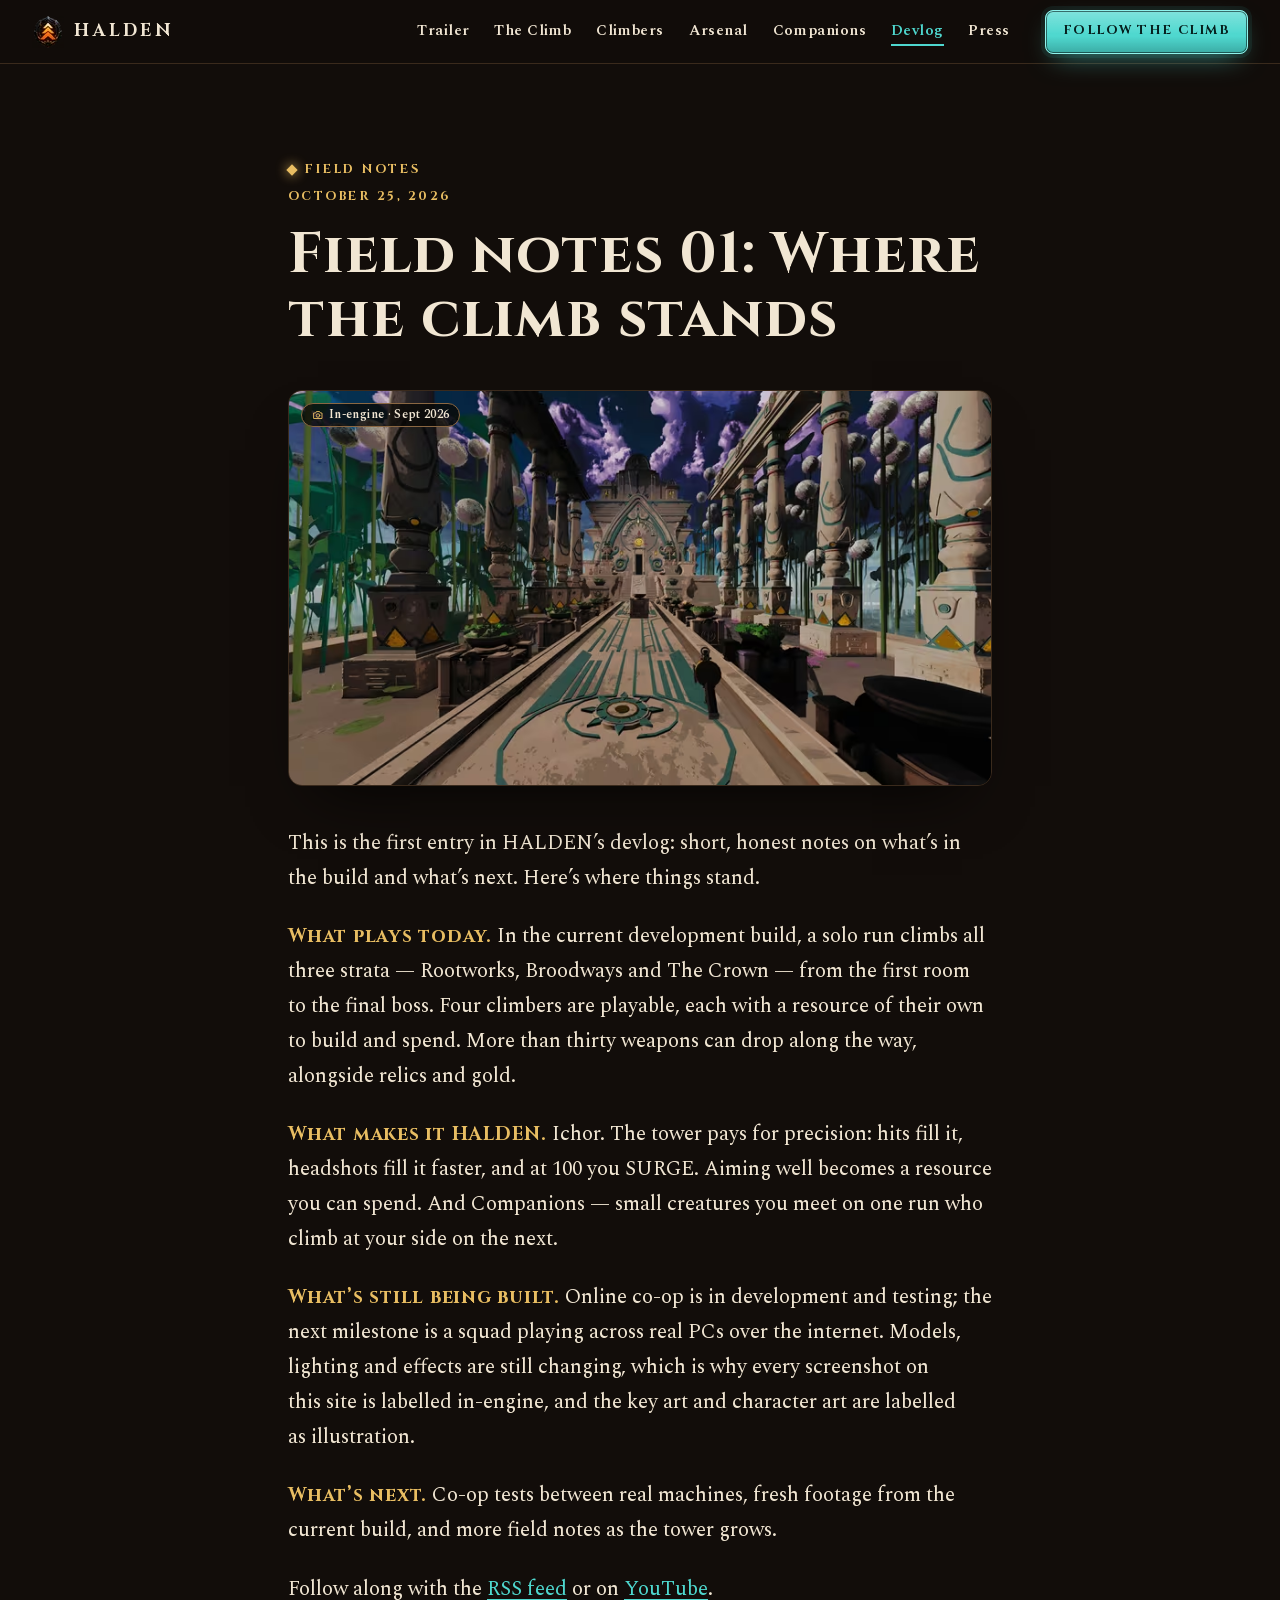
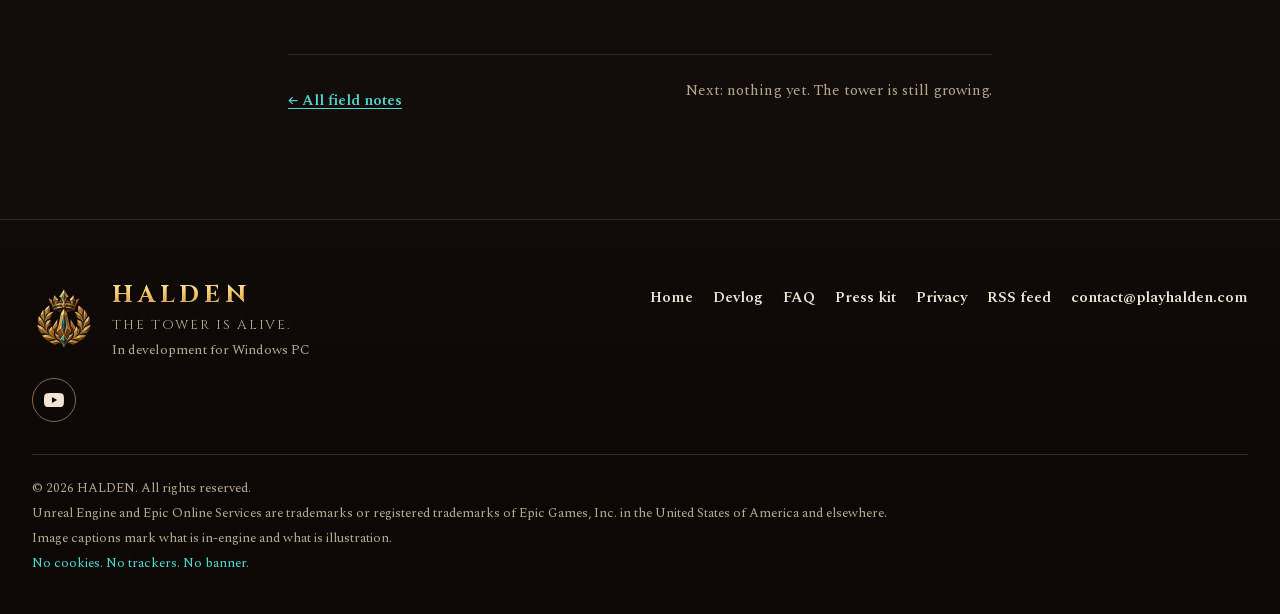
<file: devlog/field-notes-01/index.html>
<!doctype html>
<html lang="en">
<head>
<meta charset="utf-8">
<meta name="viewport" content="width=device-width, initial-scale=1">
<meta http-equiv="Content-Security-Policy" content="default-src &#39;self&#39;; img-src &#39;self&#39; data:; style-src &#39;self&#39;; script-src &#39;self&#39;; font-src &#39;self&#39;; media-src &#39;self&#39;; manifest-src &#39;self&#39;; frame-src https://www.youtube-nocookie.com; connect-src &#39;self&#39;; object-src &#39;none&#39;; base-uri &#39;self&#39;; form-action &#39;none&#39;; upgrade-insecure-requests">
<meta name="referrer" content="strict-origin-when-cross-origin">
<meta name="color-scheme" content="dark">
<meta name="theme-color" content="#120d0a">
<title>Field notes 01: Where the climb stands | HALDEN</title>
<meta name="description" content="Where HALDEN stands in October 2026: a full solo run through all three strata, four climbers, 30+ weapons, Companions, and co-op in testing.">
<link rel="canonical" href="https://playhalden.com/devlog/field-notes-01/">
<meta property="og:type" content="article">
<meta property="og:site_name" content="HALDEN">
<meta property="og:title" content="Field notes 01: Where the climb stands">
<meta property="og:description" content="Where HALDEN stands in October 2026: a full solo run through all three strata, four climbers, 30+ weapons, Companions, and co-op in testing.">
<meta property="og:url" content="https://playhalden.com/devlog/field-notes-01/">
<meta property="og:locale" content="en_US">
<meta property="og:image" content="https://playhalden.com/assets/img/og/halden-og-1200x630.jpg">
<meta property="og:image:width" content="1200">
<meta property="og:image:height" content="630">
<meta property="og:image:type" content="image/jpeg">
<meta property="og:image:alt" content="HALDEN key art: two climbers before the golden living tower, with the HALDEN wordmark. AI-assisted illustration.">
<meta name="twitter:card" content="summary_large_image">
<meta name="twitter:title" content="Field notes 01: Where the climb stands">
<meta name="twitter:description" content="Where HALDEN stands in October 2026: a full solo run through all three strata, four climbers, 30+ weapons, Companions, and co-op in testing.">
<meta name="twitter:image" content="https://playhalden.com/assets/img/og/halden-og-1200x630.jpg">
<meta name="twitter:image:alt" content="HALDEN key art: two climbers before the golden living tower, with the HALDEN wordmark. AI-assisted illustration.">
<script type="application/ld+json">{"@context":"https://schema.org","@graph":[{"@type":"BlogPosting","@id":"https://playhalden.com/devlog/field-notes-01/","headline":"Field notes 01: Where the climb stands","description":"Where HALDEN stands in October 2026: a full solo run through all three strata, four climbers, 30+ weapons, Companions, and co-op in testing.","datePublished":"2026-10-25","dateModified":"2026-10-25","inLanguage":"en","author":{"@type":"Organization","name":"HALDEN"},"publisher":{"@type":"Organization","name":"HALDEN"},"image":"https://playhalden.com/assets/img/og/halden-og-1200x630.jpg","mainEntityOfPage":"https://playhalden.com/devlog/field-notes-01/","about":{"@id":"https://playhalden.com/#game"}}]}</script>
<link rel="preload" href="/assets/fonts/cinzel-700.woff2" as="font" type="font/woff2" crossorigin>
<link rel="preload" href="/assets/fonts/spectral-400.woff2" as="font" type="font/woff2" crossorigin>
<link rel="stylesheet" href="/assets/css/site.77a6c686.css">
<script type="module" src="/assets/js/site.a671a688.js"></script>
<link rel="alternate" type="application/atom+xml" title="HALDEN devlog" href="/devlog/feed.xml">
<link rel="icon" href="/favicon.ico" sizes="16x16 32x32 48x48">
<link rel="apple-touch-icon" href="/apple-touch-icon.png">
<link rel="manifest" href="/site.webmanifest">
</head>
<body class="page-post" data-theme="ember">
<a class="skip" href="#main">Skip to content</a>
<svg class="sprite" aria-hidden="true" focusable="false" xmlns="http://www.w3.org/2000/svg">
<symbol id="i-camera" viewBox="0 0 24 24"><path d="M4 8h3l2-3h6l2 3h3v11H4z"/><circle cx="12" cy="13" r="3.5"/></symbol>
<symbol id="i-brush" viewBox="0 0 24 24"><path d="M20 4L11 14"/><path d="M13.5 11.5l-3-3"/><path d="M10 13c-3 0-5 1.8-5 4.6 0 .9-.6 1.6-1.4 2 4.4.8 8.4-1.3 8.4-4.6"/></symbol>
<symbol id="i-compass" viewBox="0 0 24 24"><circle cx="12" cy="12" r="9"/><path d="M15.5 8.5l-2 5-5 2 2-5z"/></symbol>
<symbol id="i-play" viewBox="0 0 24 24"><path d="M7 4.5v15l13-7.5z" fill="currentColor" stroke="none"/></symbol>
<symbol id="i-chevron-down" viewBox="0 0 24 24"><path d="M6 9l6 6 6-6"/></symbol>
<symbol id="i-menu" viewBox="0 0 24 24"><path d="M4 7h16M4 12h16M4 17h16"/></symbol>
<symbol id="i-close" viewBox="0 0 24 24"><path d="M6 6l12 12M18 6L6 18"/></symbol>
<symbol id="i-left" viewBox="0 0 24 24"><path d="M15 5l-7 7 7 7"/></symbol>
<symbol id="i-right" viewBox="0 0 24 24"><path d="M9 5l7 7-7 7"/></symbol>
<symbol id="i-external" viewBox="0 0 24 24"><path d="M8 16L16 8M9.5 8H16v6.5"/></symbol>
<symbol id="i-check" viewBox="0 0 24 24"><path d="M5 12.5l4.5 4.5L19 7.5"/></symbol>
<symbol id="i-vein" viewBox="0 0 14 20"><path d="M7 1v7.5M7 8.5L3.2 13.5 2 19M7 8.5l3.6 4.2.9 5.8M7 8.5v4" fill="none" stroke="currentColor" stroke-width="1.6" stroke-linecap="round" stroke-linejoin="round"/><circle cx="7" cy="8.5" r="1.4" fill="currentColor" stroke="none"/></symbol>
<symbol id="i-fight" viewBox="0 0 24 24"><path d="M4 4l10.5 10.5M4 4h3.5M4 4v3.5M20 4L9.5 14.5M20 4h-3.5M20 4v3.5M7 13.5l3.5 3.5M5.5 18.5l2.5-2.5M17 13.5L13.5 17M18.5 18.5L16 16"/></symbol>
<symbol id="i-elite" viewBox="0 0 24 24"><path d="M5 3.5c-.3 3.4 1.2 5.6 3 6.3M19 3.5c.3 3.4-1.2 5.6-3 6.3"/><path d="M7 12a5 5 0 0 1 10 0v3.2l-2 1V19H9v-2.8l-2-1z"/><path d="M10 13.2h.01M14 13.2h.01" stroke-width="2.6"/></symbol>
<symbol id="i-event" viewBox="0 0 24 24"><path d="M12 2.5l9.5 9.5-9.5 9.5L2.5 12z"/><path d="M10 10.2a2 2 0 1 1 2.9 1.8c-.6.3-.9.8-.9 1.5"/><path d="M12 16.3h.01" stroke-width="2.4"/></symbol>
<symbol id="i-coin" viewBox="0 0 24 24"><circle cx="12" cy="12" r="8.5"/><circle cx="12" cy="12" r="5"/><path d="M12 9.6l2.4 2.4-2.4 2.4-2.4-2.4z"/></symbol>
<symbol id="i-flame" viewBox="0 0 24 24"><path d="M12 3c.8 3.2 5 5.2 5 10a5 5 0 0 1-10 0c0-2.1 1-3.6 2-4.5 0 2 .9 3 2 3.2 0-3-1-5.2 1-8.7z"/></symbol>
<symbol id="i-crown" viewBox="0 0 24 24"><path d="M3 8l4.5 4L12 5l4.5 7L21 8l-2 10H5z"/><path d="M5 21h14"/></symbol>
<symbol id="i-users" viewBox="0 0 24 24"><circle cx="9" cy="8" r="3.2"/><path d="M3 19c.5-3.5 3-5.5 6-5.5s5.5 2 6 5.5"/><circle cx="17" cy="9" r="2.6"/><path d="M15.6 13.6c2.6.2 4.5 2 4.9 5"/></symbol>
<symbol id="i-layers" viewBox="0 0 24 24"><path d="M12 3l9 4.5-9 4.5-9-4.5z"/><path d="M3 12l9 4.5 9-4.5"/><path d="M3 16.5L12 21l9-4.5"/></symbol>
<symbol id="i-target" viewBox="0 0 24 24"><circle cx="12" cy="12" r="7.5"/><path d="M12 2v5M12 17v5M2 12h5M17 12h5"/><circle cx="12" cy="12" r="1.2"/></symbol>
<symbol id="i-route" viewBox="0 0 24 24"><circle cx="6" cy="19" r="2"/><circle cx="18" cy="5" r="2"/><path d="M8 19h6a3.5 3.5 0 0 0 0-7h-4a3.5 3.5 0 0 1 0-7h6"/></symbol>
<symbol id="i-mail" viewBox="0 0 24 24"><rect x="3" y="5" width="18" height="14" rx="2"/><path d="M3.5 7l8.5 6 8.5-6"/></symbol>
<symbol id="i-download" viewBox="0 0 24 24"><path d="M12 4v11M7 10l5 5 5-5M5 20h14"/></symbol>
<symbol id="i-copy" viewBox="0 0 24 24"><rect x="8" y="8" width="12" height="12" rx="2"/><path d="M16 8V5a1 1 0 0 0-1-1H5a1 1 0 0 0-1 1v10a1 1 0 0 0 1 1h3"/></symbol>
<symbol id="i-store" viewBox="0 0 24 24"><path d="M4 9h16l-1 11H5z"/><path d="M8.5 9V7a3.5 3.5 0 0 1 7 0v2"/></symbol>
<symbol id="i-chat" viewBox="0 0 24 24"><path d="M4 5h16v11H10l-5 4v-4H4z"/></symbol>
<symbol id="i-flag" viewBox="0 0 24 24"><path d="M5 21V4M5 4h11l-2 4 2 4H5"/></symbol>
<symbol id="i-book" viewBox="0 0 24 24"><path d="M4 5.5C6.5 4 9.5 4 12 6c2.5-2 5.5-2 8-.5V19c-2.5-1.5-5.5-1.5-8 .5-2.5-2-5.5-2-8-.5z"/><path d="M12 6v13.5"/></symbol>
<symbol id="i-youtube" viewBox="0 0 24 24"><path fill="currentColor" stroke="none" d="M23.498 6.186a3.016 3.016 0 0 0-2.122-2.136C19.505 3.545 12 3.545 12 3.545s-7.505 0-9.377.505A3.017 3.017 0 0 0 .502 6.186C0 8.07 0 12 0 12s0 3.93.502 5.814a3.016 3.016 0 0 0 2.122 2.136c1.871.505 9.376.505 9.376.505s7.505 0 9.377-.505a3.015 3.015 0 0 0 2.122-2.136C24 15.93 24 12 24 12s0-3.93-.502-5.814zM9.545 15.568V8.432L15.818 12l-6.273 3.568z"/></symbol>
<symbol id="i-rss" viewBox="0 0 24 24"><path fill="currentColor" stroke="none" d="M19.199 24C19.199 13.467 10.533 4.8 0 4.8V0c13.165 0 24 10.835 24 24h-4.801zM3.291 17.415c1.814 0 3.293 1.479 3.293 3.295 0 1.813-1.485 3.29-3.301 3.29C1.47 24 0 22.526 0 20.71s1.475-3.294 3.291-3.295zM15.909 24h-4.665c0-6.169-5.075-11.245-11.244-11.245V8.09c8.727 0 15.909 7.184 15.909 15.91z"/></symbol>
</svg>

<header class="site-header">
  <div class="site-header__inner wrap">
    <a class="brand" href="/"><picture><source type="image/avif" srcset="/assets/img/halden-logo-32.avif 1x, /assets/img/halden-logo-64.avif 2x"><source type="image/webp" srcset="/assets/img/halden-logo-32.webp 1x, /assets/img/halden-logo-64.webp 2x"><img src="/logo.png" width="32" height="32" alt=""></picture><span class="brand__word">HALDEN</span><span class="visually-hidden">, home</span></a>
    <button class="menu-btn" type="button" aria-expanded="false" aria-controls="nav-panel"><span class="menu-btn__open"><svg class="ico" aria-hidden="true" focusable="false"><use href="#i-menu"></use></svg>Menu</span><span class="menu-btn__close"><svg class="ico" aria-hidden="true" focusable="false"><use href="#i-close"></use></svg>Close</span></button>
    <div class="nav-scrim" aria-hidden="true"></div>
    <div class="nav-panel" id="nav-panel">
      <nav class="nav" aria-label="Primary">
        <ul>
          <li><a href="/#trailer">Trailer</a></li>
          <li><a href="/#climb">The Climb</a></li>
          <li><a href="/#heroes">Climbers</a></li>
          <li><a href="/#arsenal">Arsenal</a></li>
          <li><a href="/#companions">Companions</a></li>
          <li><a href="/devlog/" aria-current="page">Devlog</a></li>
          <li><a href="/press/">Press</a></li>
        </ul>
      </nav>
      <a class="btn btn--primary header-cta btn--sm" href="/#follow">Follow the climb</a>
    </div>
  </div>
</header>
<main id="main" tabindex="-1">

<div class="wrap">
  <article class="post" aria-labelledby="post-title">
    <header class="page-head">
      <p class="eyebrow">Field notes</p>
      <time datetime="2026-10-25">October 25, 2026</time>
      <h1 id="post-title">Field notes 01: Where the climb stands</h1>
    </header>
    <figure class="fig post__cover"><picture>
<source type="image/avif" srcset="/assets/img/halden-stratum-3-768.avif 768w, /assets/img/halden-stratum-3-1280.avif 1280w, /assets/img/halden-stratum-3-1920.avif 1920w" sizes="(min-width: 48rem) 704px, calc(100vw - 2rem)">
<source type="image/webp" srcset="/assets/img/halden-stratum-3-768.webp 768w, /assets/img/halden-stratum-3-1280.webp 1280w, /assets/img/halden-stratum-3-1920.webp 1920w" sizes="(min-width: 48rem) 704px, calc(100vw - 2rem)">
<img src="/assets/img/halden-stratum-3-1280.jpg" srcset="/assets/img/halden-stratum-3-768.jpg 768w, /assets/img/halden-stratum-3-1280.jpg 1280w, /assets/img/halden-stratum-3-1920.jpg 1920w" sizes="(min-width: 48rem) 704px, calc(100vw - 2rem)" width="1920" height="1080" alt="In-engine: a long white-and-gold colonnade under a purple storm sky, leading to a temple gate." loading="lazy" decoding="async">
</picture><figcaption class="chip figure-chip"><svg class="ico" aria-hidden="true" focusable="false"><use href="#i-camera"></use></svg><span>In-engine · Sept 2026</span></figcaption></figure>
    <div class="post__body">
<p>This is the first entry in HALDEN’s devlog: short, honest notes on what’s in the build and what’s next. Here’s where things stand.</p>
<p><strong>What plays today.</strong> In the current development build, a solo run climbs all three strata — Rootworks, Broodways and The Crown — from the first room to the final boss. Four climbers are playable, each with a resource of their own to build and spend. More than thirty weapons can drop along the way, alongside relics and gold.</p>
<p><strong>What makes it HALDEN.</strong> Ichor. The tower pays for precision: hits fill it, headshots fill it faster, and at 100 you SURGE. Aiming well becomes a resource you can spend. And Companions — small creatures you meet on one run who climb at your side on the next.</p>
<p><strong>What’s still being built.</strong> Online co-op is in development and testing; the next milestone is a squad playing across real PCs over the internet. Models, lighting and effects are still changing, which is why every screenshot on this site is labelled in-engine, and the key art and character art are labelled as illustration.</p>
<p><strong>What’s next.</strong> Co-op tests between real machines, fresh footage from the current build, and more field notes as the tower grows.</p>
<p>Follow along with the <a href="/devlog/feed.xml">RSS feed</a> or on <a href="https://www.youtube.com/@EmetStudiosOfficial">YouTube</a>.</p>
    </div>
    <footer class="post__foot">
      <a href="/devlog/">← All field notes</a>
      <span>Next: nothing yet. The tower is still growing.</span>
    </footer>
  </article>
</div>

</main>
<footer class="site-footer">
  <div class="wrap">
    <div class="footer__top">
      <div>
        <div class="footer__brand">
          <picture><source type="image/avif" srcset="/assets/img/halden-crest-128.avif 1x, /assets/img/halden-crest-256.avif 2x"><img src="/assets/img/halden-crest-128.webp" srcset="/assets/img/halden-crest-256.webp 2x" width="64" height="64" alt="" loading="lazy" decoding="async"></picture>
          <div>
            <p class="footer__word">HALDEN</p>
            <p class="footer__tag">The tower is alive.</p>
            <p class="footer__status">In development for Windows PC</p>
          </div>
        </div>
        <ul class="socials" aria-label="HALDEN elsewhere">
          <li><a href="https://www.youtube.com/@EmetStudiosOfficial" rel="noopener" aria-label="HALDEN on YouTube"><svg class="ico" aria-hidden="true" focusable="false"><use href="#i-youtube"></use></svg></a></li>
        </ul>
      </div>
      <nav class="footer__nav" aria-label="Footer">
        <ul>
          <li><a href="/">Home</a></li>
          <li><a href="/devlog/">Devlog</a></li>
          <li><a href="/faq/">FAQ</a></li>
          <li><a href="/press/">Press kit</a></li>
          <li><a href="/privacy.html">Privacy</a></li>
          <li><a href="/devlog/feed.xml">RSS feed</a></li>
          <li><a href="mailto:contact@playhalden.com">contact@playhalden.com</a></li>
        </ul>
      </nav>
    </div>
    <div class="footer__legal">
      <p>© 2026 HALDEN. All rights reserved.</p>
      <p>Unreal Engine and Epic Online Services are trademarks or registered trademarks of Epic Games, Inc. in the United States of America and elsewhere.</p>
      <p>Image captions mark what is in-engine and what is illustration.</p>
      <p>No cookies. No trackers. No banner.</p>
    </div>
  </div>
</footer>
</body>
</html>
</file>
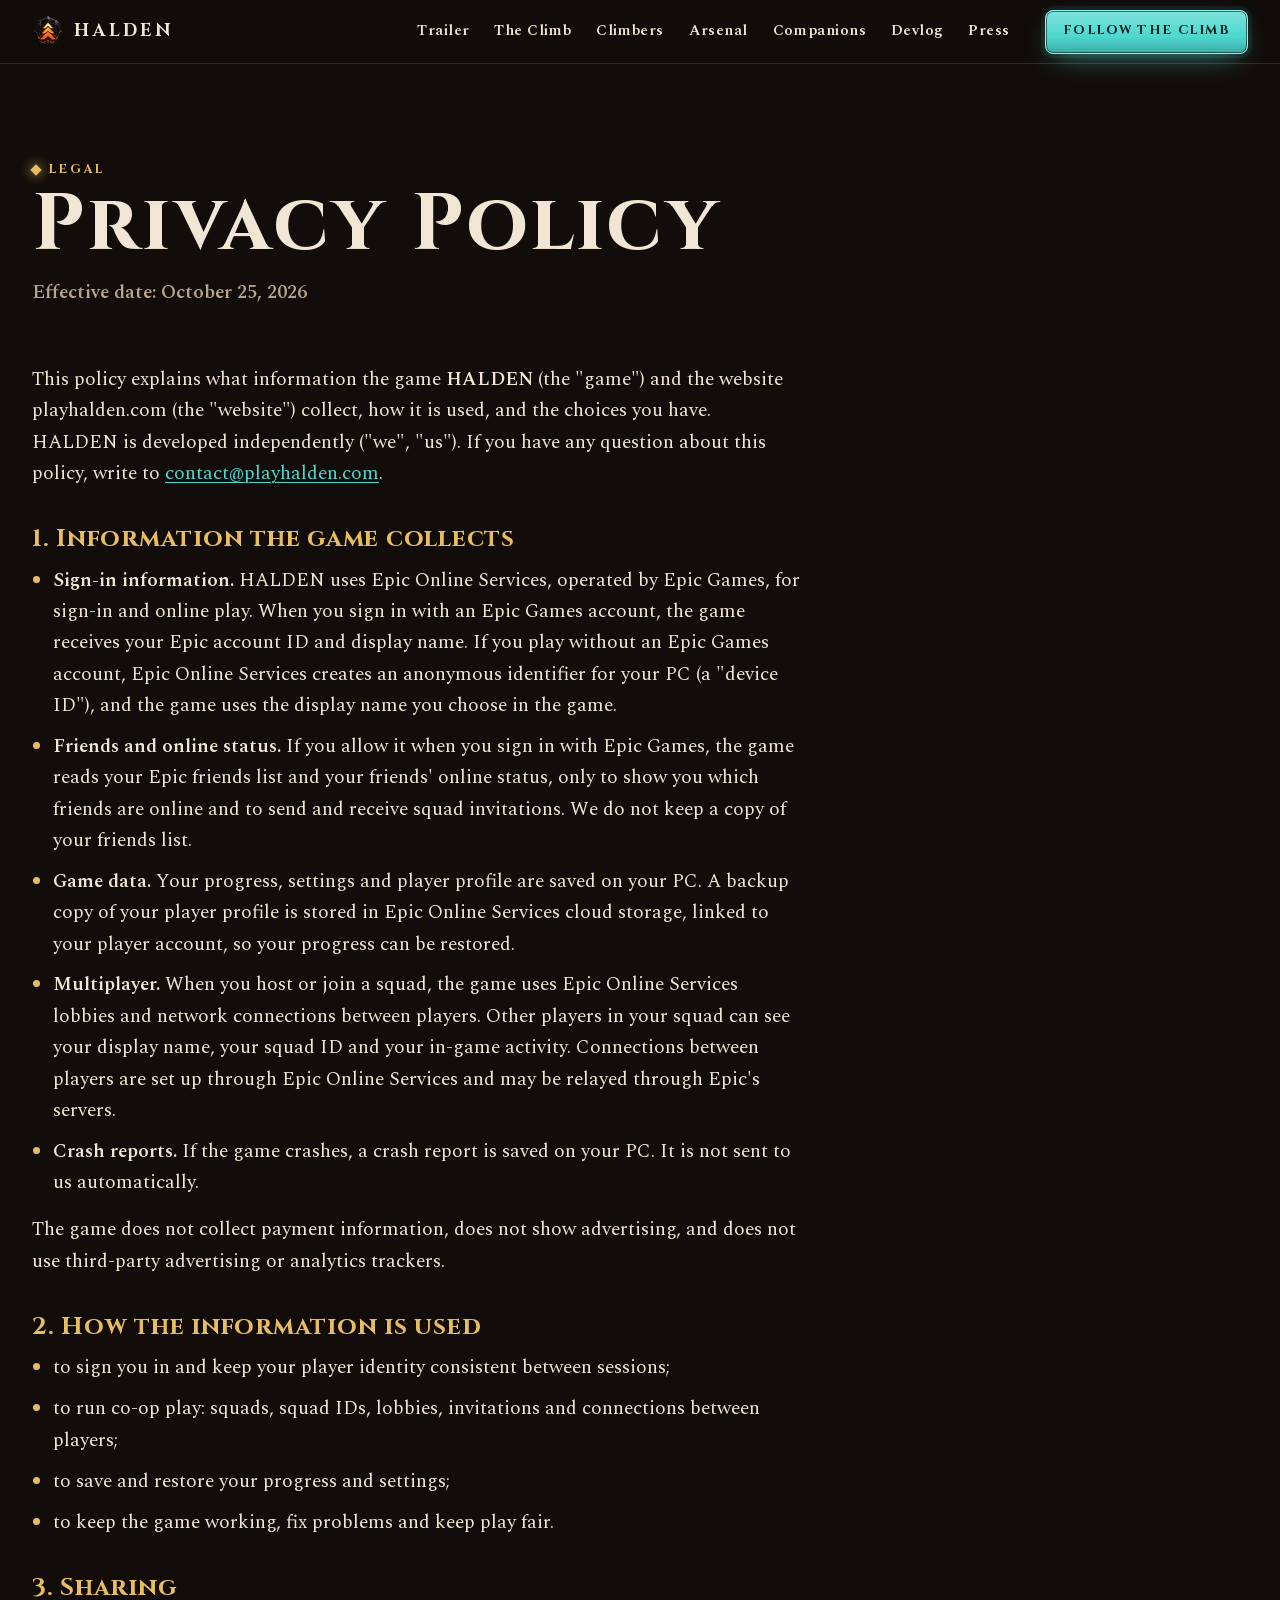
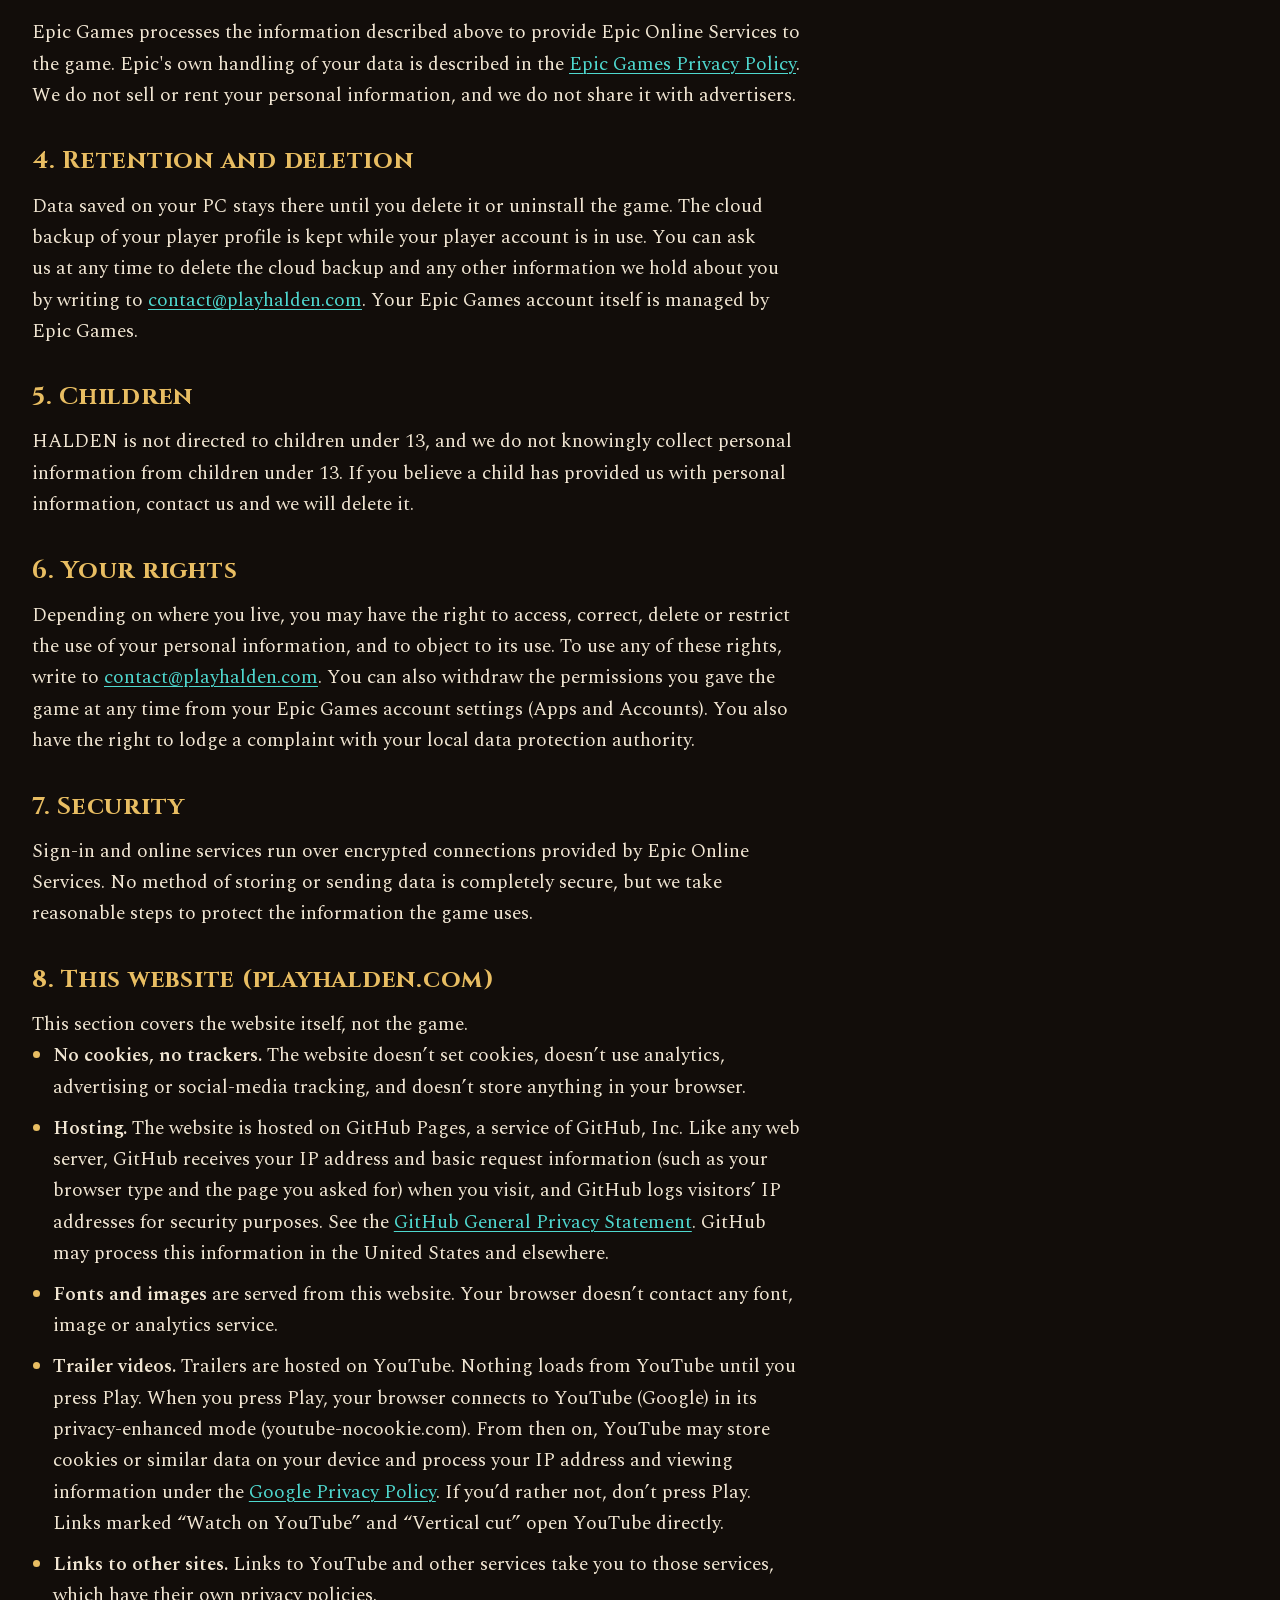
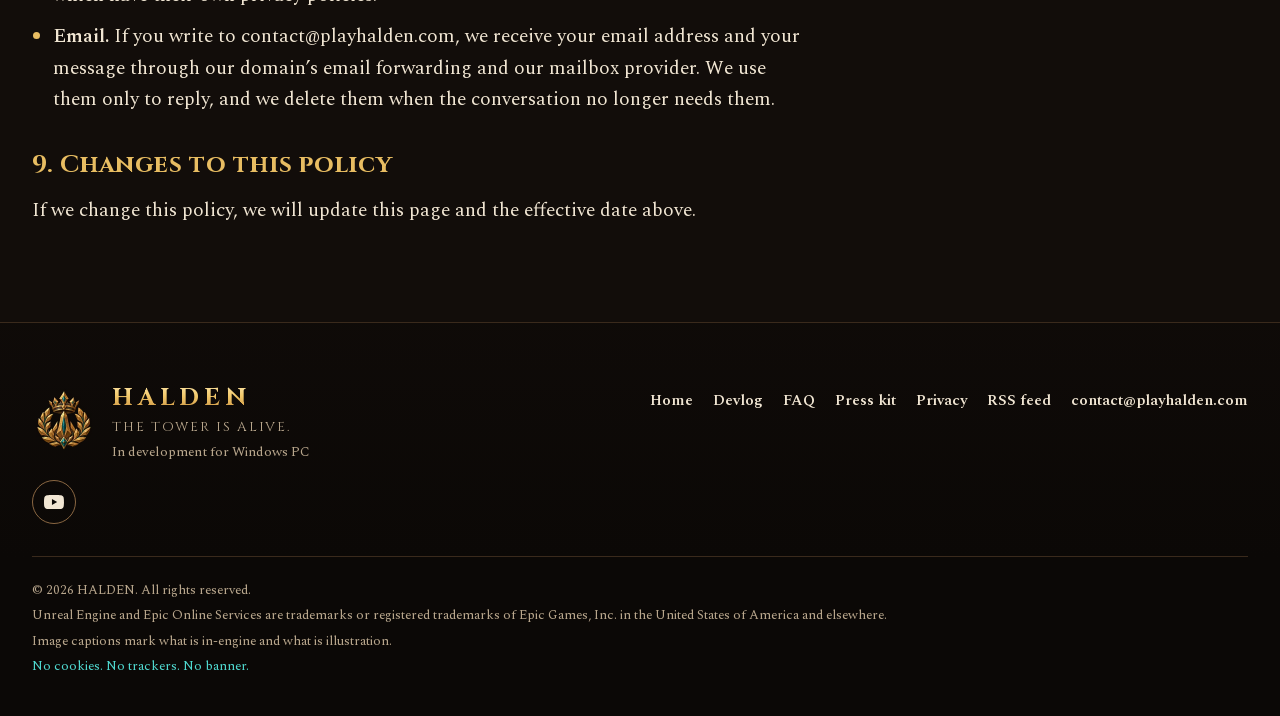
<file: privacy.html>
<!doctype html>
<html lang="en">
<head>
<meta charset="utf-8">
<meta name="viewport" content="width=device-width, initial-scale=1">
<meta http-equiv="Content-Security-Policy" content="default-src &#39;self&#39;; img-src &#39;self&#39; data:; style-src &#39;self&#39;; script-src &#39;self&#39;; font-src &#39;self&#39;; media-src &#39;self&#39;; manifest-src &#39;self&#39;; frame-src https://www.youtube-nocookie.com; connect-src &#39;self&#39;; object-src &#39;none&#39;; base-uri &#39;self&#39;; form-action &#39;none&#39;; upgrade-insecure-requests">
<meta name="referrer" content="strict-origin-when-cross-origin">
<meta name="color-scheme" content="dark">
<meta name="theme-color" content="#120d0a">
<title>Privacy Policy | HALDEN</title>
<meta name="description" content="How HALDEN and playhalden.com handle personal data: Epic Online Services sign-in, saves and co-op, plus a website with no cookies, ads or trackers.">
<link rel="canonical" href="https://playhalden.com/privacy.html">
<meta property="og:type" content="website">
<meta property="og:site_name" content="HALDEN">
<meta property="og:title" content="Privacy Policy | HALDEN">
<meta property="og:description" content="How HALDEN and playhalden.com handle personal data: Epic Online Services sign-in, saves and co-op, plus a website with no cookies, ads or trackers.">
<meta property="og:url" content="https://playhalden.com/privacy.html">
<meta property="og:locale" content="en_US">
<meta property="og:image" content="https://playhalden.com/assets/img/og/halden-og-1200x630.jpg">
<meta property="og:image:width" content="1200">
<meta property="og:image:height" content="630">
<meta property="og:image:type" content="image/jpeg">
<meta property="og:image:alt" content="HALDEN key art: two climbers before the golden living tower, with the HALDEN wordmark. AI-assisted illustration.">
<meta name="twitter:card" content="summary_large_image">
<meta name="twitter:title" content="Privacy Policy | HALDEN">
<meta name="twitter:description" content="How HALDEN and playhalden.com handle personal data: Epic Online Services sign-in, saves and co-op, plus a website with no cookies, ads or trackers.">
<meta name="twitter:image" content="https://playhalden.com/assets/img/og/halden-og-1200x630.jpg">
<meta name="twitter:image:alt" content="HALDEN key art: two climbers before the golden living tower, with the HALDEN wordmark. AI-assisted illustration.">
<link rel="preload" href="/assets/fonts/cinzel-700.woff2" as="font" type="font/woff2" crossorigin>
<link rel="preload" href="/assets/fonts/spectral-400.woff2" as="font" type="font/woff2" crossorigin>
<link rel="stylesheet" href="/assets/css/site.77a6c686.css">
<script type="module" src="/assets/js/site.a671a688.js"></script>
<link rel="alternate" type="application/atom+xml" title="HALDEN devlog" href="/devlog/feed.xml">
<link rel="icon" href="/favicon.ico" sizes="16x16 32x32 48x48">
<link rel="apple-touch-icon" href="/apple-touch-icon.png">
<link rel="manifest" href="/site.webmanifest">
</head>
<body class="page-privacy" data-theme="ember">
<a class="skip" href="#main">Skip to content</a>
<svg class="sprite" aria-hidden="true" focusable="false" xmlns="http://www.w3.org/2000/svg">
<symbol id="i-camera" viewBox="0 0 24 24"><path d="M4 8h3l2-3h6l2 3h3v11H4z"/><circle cx="12" cy="13" r="3.5"/></symbol>
<symbol id="i-brush" viewBox="0 0 24 24"><path d="M20 4L11 14"/><path d="M13.5 11.5l-3-3"/><path d="M10 13c-3 0-5 1.8-5 4.6 0 .9-.6 1.6-1.4 2 4.4.8 8.4-1.3 8.4-4.6"/></symbol>
<symbol id="i-compass" viewBox="0 0 24 24"><circle cx="12" cy="12" r="9"/><path d="M15.5 8.5l-2 5-5 2 2-5z"/></symbol>
<symbol id="i-play" viewBox="0 0 24 24"><path d="M7 4.5v15l13-7.5z" fill="currentColor" stroke="none"/></symbol>
<symbol id="i-chevron-down" viewBox="0 0 24 24"><path d="M6 9l6 6 6-6"/></symbol>
<symbol id="i-menu" viewBox="0 0 24 24"><path d="M4 7h16M4 12h16M4 17h16"/></symbol>
<symbol id="i-close" viewBox="0 0 24 24"><path d="M6 6l12 12M18 6L6 18"/></symbol>
<symbol id="i-left" viewBox="0 0 24 24"><path d="M15 5l-7 7 7 7"/></symbol>
<symbol id="i-right" viewBox="0 0 24 24"><path d="M9 5l7 7-7 7"/></symbol>
<symbol id="i-external" viewBox="0 0 24 24"><path d="M8 16L16 8M9.5 8H16v6.5"/></symbol>
<symbol id="i-check" viewBox="0 0 24 24"><path d="M5 12.5l4.5 4.5L19 7.5"/></symbol>
<symbol id="i-vein" viewBox="0 0 14 20"><path d="M7 1v7.5M7 8.5L3.2 13.5 2 19M7 8.5l3.6 4.2.9 5.8M7 8.5v4" fill="none" stroke="currentColor" stroke-width="1.6" stroke-linecap="round" stroke-linejoin="round"/><circle cx="7" cy="8.5" r="1.4" fill="currentColor" stroke="none"/></symbol>
<symbol id="i-fight" viewBox="0 0 24 24"><path d="M4 4l10.5 10.5M4 4h3.5M4 4v3.5M20 4L9.5 14.5M20 4h-3.5M20 4v3.5M7 13.5l3.5 3.5M5.5 18.5l2.5-2.5M17 13.5L13.5 17M18.5 18.5L16 16"/></symbol>
<symbol id="i-elite" viewBox="0 0 24 24"><path d="M5 3.5c-.3 3.4 1.2 5.6 3 6.3M19 3.5c.3 3.4-1.2 5.6-3 6.3"/><path d="M7 12a5 5 0 0 1 10 0v3.2l-2 1V19H9v-2.8l-2-1z"/><path d="M10 13.2h.01M14 13.2h.01" stroke-width="2.6"/></symbol>
<symbol id="i-event" viewBox="0 0 24 24"><path d="M12 2.5l9.5 9.5-9.5 9.5L2.5 12z"/><path d="M10 10.2a2 2 0 1 1 2.9 1.8c-.6.3-.9.8-.9 1.5"/><path d="M12 16.3h.01" stroke-width="2.4"/></symbol>
<symbol id="i-coin" viewBox="0 0 24 24"><circle cx="12" cy="12" r="8.5"/><circle cx="12" cy="12" r="5"/><path d="M12 9.6l2.4 2.4-2.4 2.4-2.4-2.4z"/></symbol>
<symbol id="i-flame" viewBox="0 0 24 24"><path d="M12 3c.8 3.2 5 5.2 5 10a5 5 0 0 1-10 0c0-2.1 1-3.6 2-4.5 0 2 .9 3 2 3.2 0-3-1-5.2 1-8.7z"/></symbol>
<symbol id="i-crown" viewBox="0 0 24 24"><path d="M3 8l4.5 4L12 5l4.5 7L21 8l-2 10H5z"/><path d="M5 21h14"/></symbol>
<symbol id="i-users" viewBox="0 0 24 24"><circle cx="9" cy="8" r="3.2"/><path d="M3 19c.5-3.5 3-5.5 6-5.5s5.5 2 6 5.5"/><circle cx="17" cy="9" r="2.6"/><path d="M15.6 13.6c2.6.2 4.5 2 4.9 5"/></symbol>
<symbol id="i-layers" viewBox="0 0 24 24"><path d="M12 3l9 4.5-9 4.5-9-4.5z"/><path d="M3 12l9 4.5 9-4.5"/><path d="M3 16.5L12 21l9-4.5"/></symbol>
<symbol id="i-target" viewBox="0 0 24 24"><circle cx="12" cy="12" r="7.5"/><path d="M12 2v5M12 17v5M2 12h5M17 12h5"/><circle cx="12" cy="12" r="1.2"/></symbol>
<symbol id="i-route" viewBox="0 0 24 24"><circle cx="6" cy="19" r="2"/><circle cx="18" cy="5" r="2"/><path d="M8 19h6a3.5 3.5 0 0 0 0-7h-4a3.5 3.5 0 0 1 0-7h6"/></symbol>
<symbol id="i-mail" viewBox="0 0 24 24"><rect x="3" y="5" width="18" height="14" rx="2"/><path d="M3.5 7l8.5 6 8.5-6"/></symbol>
<symbol id="i-download" viewBox="0 0 24 24"><path d="M12 4v11M7 10l5 5 5-5M5 20h14"/></symbol>
<symbol id="i-copy" viewBox="0 0 24 24"><rect x="8" y="8" width="12" height="12" rx="2"/><path d="M16 8V5a1 1 0 0 0-1-1H5a1 1 0 0 0-1 1v10a1 1 0 0 0 1 1h3"/></symbol>
<symbol id="i-store" viewBox="0 0 24 24"><path d="M4 9h16l-1 11H5z"/><path d="M8.5 9V7a3.5 3.5 0 0 1 7 0v2"/></symbol>
<symbol id="i-chat" viewBox="0 0 24 24"><path d="M4 5h16v11H10l-5 4v-4H4z"/></symbol>
<symbol id="i-flag" viewBox="0 0 24 24"><path d="M5 21V4M5 4h11l-2 4 2 4H5"/></symbol>
<symbol id="i-book" viewBox="0 0 24 24"><path d="M4 5.5C6.5 4 9.5 4 12 6c2.5-2 5.5-2 8-.5V19c-2.5-1.5-5.5-1.5-8 .5-2.5-2-5.5-2-8-.5z"/><path d="M12 6v13.5"/></symbol>
<symbol id="i-youtube" viewBox="0 0 24 24"><path fill="currentColor" stroke="none" d="M23.498 6.186a3.016 3.016 0 0 0-2.122-2.136C19.505 3.545 12 3.545 12 3.545s-7.505 0-9.377.505A3.017 3.017 0 0 0 .502 6.186C0 8.07 0 12 0 12s0 3.93.502 5.814a3.016 3.016 0 0 0 2.122 2.136c1.871.505 9.376.505 9.376.505s7.505 0 9.377-.505a3.015 3.015 0 0 0 2.122-2.136C24 15.93 24 12 24 12s0-3.93-.502-5.814zM9.545 15.568V8.432L15.818 12l-6.273 3.568z"/></symbol>
<symbol id="i-rss" viewBox="0 0 24 24"><path fill="currentColor" stroke="none" d="M19.199 24C19.199 13.467 10.533 4.8 0 4.8V0c13.165 0 24 10.835 24 24h-4.801zM3.291 17.415c1.814 0 3.293 1.479 3.293 3.295 0 1.813-1.485 3.29-3.301 3.29C1.47 24 0 22.526 0 20.71s1.475-3.294 3.291-3.295zM15.909 24h-4.665c0-6.169-5.075-11.245-11.244-11.245V8.09c8.727 0 15.909 7.184 15.909 15.91z"/></symbol>
</svg>

<header class="site-header">
  <div class="site-header__inner wrap">
    <a class="brand" href="/"><picture><source type="image/avif" srcset="/assets/img/halden-logo-32.avif 1x, /assets/img/halden-logo-64.avif 2x"><source type="image/webp" srcset="/assets/img/halden-logo-32.webp 1x, /assets/img/halden-logo-64.webp 2x"><img src="/logo.png" width="32" height="32" alt=""></picture><span class="brand__word">HALDEN</span><span class="visually-hidden">, home</span></a>
    <button class="menu-btn" type="button" aria-expanded="false" aria-controls="nav-panel"><span class="menu-btn__open"><svg class="ico" aria-hidden="true" focusable="false"><use href="#i-menu"></use></svg>Menu</span><span class="menu-btn__close"><svg class="ico" aria-hidden="true" focusable="false"><use href="#i-close"></use></svg>Close</span></button>
    <div class="nav-scrim" aria-hidden="true"></div>
    <div class="nav-panel" id="nav-panel">
      <nav class="nav" aria-label="Primary">
        <ul>
          <li><a href="/#trailer">Trailer</a></li>
          <li><a href="/#climb">The Climb</a></li>
          <li><a href="/#heroes">Climbers</a></li>
          <li><a href="/#arsenal">Arsenal</a></li>
          <li><a href="/#companions">Companions</a></li>
          <li><a href="/devlog/">Devlog</a></li>
          <li><a href="/press/">Press</a></li>
        </ul>
      </nav>
      <a class="btn btn--primary header-cta btn--sm" href="/#follow">Follow the climb</a>
    </div>
  </div>
</header>
<main id="main" tabindex="-1">

<div class="wrap">
<article class="legal">
<header class="page-head">
<p class="eyebrow">Legal</p>
<h1>Privacy Policy</h1>
<p class="effective">Effective date: October 25, 2026</p>
</header>

<p>This policy explains what information the game <strong>HALDEN</strong> (the "game") and the website playhalden.com (the "website") collect, how it is used, and the choices you have.
HALDEN is developed independently ("we", "us"). If you have any question about this policy, write to
<a href="mailto:contact@playhalden.com">contact@playhalden.com</a>.</p>

<h2>1. Information the game collects</h2>
<ul>
  <li><strong>Sign-in information.</strong> HALDEN uses Epic Online Services, operated by Epic Games, for sign-in and online play.
    When you sign in with an Epic Games account, the game receives your Epic account ID and display name.
    If you play without an Epic Games account, Epic Online Services creates an anonymous identifier for your PC (a "device ID"),
    and the game uses the display name you choose in the game.</li>
  <li><strong>Friends and online status.</strong> If you allow it when you sign in with Epic Games, the game reads your Epic friends list
    and your friends' online status, only to show you which friends are online and to send and receive squad invitations.
    We do not keep a copy of your friends list.</li>
  <li><strong>Game data.</strong> Your progress, settings and player profile are saved on your PC. A backup copy of your player profile
    is stored in Epic Online Services cloud storage, linked to your player account, so your progress can be restored.</li>
  <li><strong>Multiplayer.</strong> When you host or join a squad, the game uses Epic Online Services lobbies and network connections
    between players. Other players in your squad can see your display name, your squad ID and your in-game activity.
    Connections between players are set up through Epic Online Services and may be relayed through Epic's servers.</li>
  <li><strong>Crash reports.</strong> If the game crashes, a crash report is saved on your PC. It is not sent to us automatically.</li>
</ul>
<p>The game does not collect payment information, does not show advertising, and does not use third-party advertising or analytics trackers.</p>

<h2>2. How the information is used</h2>
<ul>
  <li>to sign you in and keep your player identity consistent between sessions;</li>
  <li>to run co-op play: squads, squad IDs, lobbies, invitations and connections between players;</li>
  <li>to save and restore your progress and settings;</li>
  <li>to keep the game working, fix problems and keep play fair.</li>
</ul>

<h2>3. Sharing</h2>
<p>Epic Games processes the information described above to provide Epic Online Services to the game. Epic's own handling of your data
is described in the <a href="https://www.epicgames.com/site/privacypolicy" rel="noopener">Epic Games Privacy Policy</a>.
We do not sell or rent your personal information, and we do not share it with advertisers.</p>

<h2>4. Retention and deletion</h2>
<p>Data saved on your PC stays there until you delete it or uninstall the game. The cloud backup of your player profile is kept
while your player account is in use. You can ask us at any time to delete the cloud backup and any other information we hold about you
by writing to <a href="mailto:contact@playhalden.com">contact@playhalden.com</a>. Your Epic Games account itself is managed by Epic Games.</p>

<h2>5. Children</h2>
<p>HALDEN is not directed to children under 13, and we do not knowingly collect personal information from children under 13.
If you believe a child has provided us with personal information, contact us and we will delete it.</p>

<h2>6. Your rights</h2>
<p>Depending on where you live, you may have the right to access, correct, delete or restrict the use of your personal information,
and to object to its use. To use any of these rights, write to <a href="mailto:contact@playhalden.com">contact@playhalden.com</a>.
You can also withdraw the permissions you gave the game at any time from your Epic Games account settings (Apps and Accounts).
You also have the right to lodge a complaint with your local data protection authority.</p>

<h2>7. Security</h2>
<p>Sign-in and online services run over encrypted connections provided by Epic Online Services. No method of storing or sending data
is completely secure, but we take reasonable steps to protect the information the game uses.</p>

<h2 id="website">8. This website (playhalden.com)</h2>
<p>This section covers the website itself, not the game.</p>
<ul>
  <li><strong>No cookies, no trackers.</strong> The website doesn’t set cookies, doesn’t use analytics, advertising or social-media tracking, and doesn’t store anything in your browser.</li>
  <li><strong>Hosting.</strong> The website is hosted on GitHub Pages, a service of GitHub, Inc. Like any web server, GitHub receives your IP address and basic request information (such as your browser type and the page you asked for) when you visit, and GitHub logs visitors’ IP addresses for security purposes. See the <a href="https://docs.github.com/en/site-policy/privacy-policies/github-general-privacy-statement" rel="noopener">GitHub General Privacy Statement</a>. GitHub may process this information in the United States and elsewhere.</li>
  <li><strong>Fonts and images</strong> are served from this website. Your browser doesn’t contact any font, image or analytics service.</li>
  <li id="website-video"><strong>Trailer videos.</strong> Trailers are hosted on YouTube. Nothing loads from YouTube until you press Play. When you press Play, your browser connects to YouTube (Google) in its privacy-enhanced mode (youtube-nocookie.com). From then on, YouTube may store cookies or similar data on your device and process your IP address and viewing information under the <a href="https://policies.google.com/privacy" rel="noopener">Google Privacy Policy</a>. If you’d rather not, don’t press Play. Links marked “Watch on YouTube” and “Vertical cut” open YouTube directly.</li>
  <li><strong>Links to other sites.</strong> Links to YouTube and other services take you to those services, which have their own privacy policies.</li>
  <li><strong>Email.</strong> If you write to contact@playhalden.com, we receive your email address and your message through our domain’s email forwarding and our mailbox provider. We use them only to reply, and we delete them when the conversation no longer needs them.</li>
</ul>

<h2>9. Changes to this policy</h2>
<p>If we change this policy, we will update this page and the effective date above.</p>
</article>
</div>

</main>
<footer class="site-footer">
  <div class="wrap">
    <div class="footer__top">
      <div>
        <div class="footer__brand">
          <picture><source type="image/avif" srcset="/assets/img/halden-crest-128.avif 1x, /assets/img/halden-crest-256.avif 2x"><img src="/assets/img/halden-crest-128.webp" srcset="/assets/img/halden-crest-256.webp 2x" width="64" height="64" alt="" loading="lazy" decoding="async"></picture>
          <div>
            <p class="footer__word">HALDEN</p>
            <p class="footer__tag">The tower is alive.</p>
            <p class="footer__status">In development for Windows PC</p>
          </div>
        </div>
        <ul class="socials" aria-label="HALDEN elsewhere">
          <li><a href="https://www.youtube.com/@EmetStudiosOfficial" rel="noopener" aria-label="HALDEN on YouTube"><svg class="ico" aria-hidden="true" focusable="false"><use href="#i-youtube"></use></svg></a></li>
        </ul>
      </div>
      <nav class="footer__nav" aria-label="Footer">
        <ul>
          <li><a href="/">Home</a></li>
          <li><a href="/devlog/">Devlog</a></li>
          <li><a href="/faq/">FAQ</a></li>
          <li><a href="/press/">Press kit</a></li>
          <li><a href="/privacy.html">Privacy</a></li>
          <li><a href="/devlog/feed.xml">RSS feed</a></li>
          <li><a href="mailto:contact@playhalden.com">contact@playhalden.com</a></li>
        </ul>
      </nav>
    </div>
    <div class="footer__legal">
      <p>© 2026 HALDEN. All rights reserved.</p>
      <p>Unreal Engine and Epic Online Services are trademarks or registered trademarks of Epic Games, Inc. in the United States of America and elsewhere.</p>
      <p>Image captions mark what is in-engine and what is illustration.</p>
      <p>No cookies. No trackers. No banner.</p>
    </div>
  </div>
</footer>
</body>
</html>
</file>
<file: assets/css/site.77a6c686.css>
@layer reset,tokens,base,layout,components,themes,motion,utilities;@font-face{font-family:"Cinzel";src:url(/assets/fonts/cinzel-700.woff2) format("woff2");font-weight:700;font-style:normal;font-display:swap}@font-face{font-family:"Cinzel";src:url(/assets/fonts/cinzel-400.woff2) format("woff2");font-weight:400;font-style:normal;font-display:swap}@font-face{font-family:"Spectral";src:url(/assets/fonts/spectral-400.woff2) format("woff2");font-weight:400;font-style:normal;font-display:swap}@font-face{font-family:"Spectral";src:url(/assets/fonts/spectral-600.woff2) format("woff2");font-weight:600;font-style:normal;font-display:swap}@font-face{font-family:"Spectral Fallback";src:local("Georgia");size-adjust:100%;ascent-override:105.9%;descent-override:46.3%;line-gap-override:0%}@font-face{font-family:"Cinzel Fallback";src:local("Georgia Bold"),local("Georgia");font-weight:700;size-adjust:106.2%;ascent-override:91.9%;descent-override:35%;line-gap-override:0%}@property --bg{syntax:"<color>";inherits:true;initial-value:#120d0a}@property --haze{syntax:"<color>";inherits:true;initial-value:#2a1a10}@property --climb{syntax:"<number>";inherits:true;initial-value:0}@layer reset{*,*::before,*::after{box-sizing:border-box}html{-webkit-text-size-adjust:100%;text-size-adjust:100%}body,h1,h2,h3,h4,p,figure,blockquote,dl,dd,ul,ol{margin:0}ul[role=list],ol[role=list],.list-reset{list-style:none;padding:0}img,picture,svg,video,iframe{display:block;max-width:100%}img{height:auto}input,button,textarea,select{font:inherit;color:inherit}button{cursor:pointer;background:none;border:0;padding:0}a{color:inherit}}@layer tokens{:root{color-scheme:dark;--bg:#120d0a;--bg-2:#1a130e;--bg-3:#241a12;--ink:#f1e6d3;--muted:#b8a68c;--gold:#e8bd62;--line:#8a6742;--line-faint:#3a2a1c;--ally:#4fd8cf;--ally-ink:#06201e;--ally-deep:#1f8f89;--focus:#7ff0e8;--foe:#ff7a2f;--foe-red:#e2442f;--ichor-a:#ffb347;--ichor-b:#ffd27a;--haze:#2a1a10;--accent:var(--gold);--font-display:"Cinzel","Cinzel Fallback",Georgia,serif;--font-body:"Spectral","Spectral Fallback",Georgia,serif;--wrap:min(100% - 2rem,76rem);--header-h:64px;--dock-h:72px;--radius:14px;--snap:cubic-bezier(.2,1.6,.4,1);--anticipate:cubic-bezier(.5,0,.9,.4);--ease-out:cubic-bezier(.2,.8,.2,1);--t-press:70ms;--t-hover:140ms;--t-reveal:320ms;--gold-grad:linear-gradient(180deg,#fff1c4 0%,#f2c869 45%,#b9792f 100%);--shadow-1:0 1px 0 rgba(255,236,200,.05) inset,0 18px 40px -18px rgba(0,0,0,.8)}}@layer base{html{scroll-padding-top:calc(var(--header-h) + 8px);background:#0b0806}@media (max-width:63.99rem){html:has(body.has-dock){scroll-padding-bottom:calc(var(--dock-h) + 8px)}}html:has(dialog[open]),html.menu-open{overflow:hidden}body{background-color:var(--bg);color:var(--ink);font-family:var(--font-body);font-weight:400;font-size:clamp(1.0625rem,1rem + .3vw,1.1875rem);line-height:1.6;font-variant-numeric:lining-nums;-webkit-font-smoothing:antialiased;text-rendering:optimizeLegibility;transition:--bg 600ms ease,--haze 600ms ease;overflow-x:clip;min-height:100vh}body::before{content:"";position:fixed;inset:0;z-index:-1;pointer-events:none;background:radial-gradient(120% 70% at 50% 0%,var(--haze) 0%,transparent 62%),radial-gradient(90% 60% at 50% 110%,color-mix(in srgb,var(--haze) 60%,transparent) 0%,transparent 70%)}h1,h2,h3,h4{font-family:var(--font-display);font-weight:700;line-height:1.1;text-wrap:balance}h2{font-size:clamp(2rem,1.2rem + 3.2vw,3.75rem);letter-spacing:.02em;color:var(--ink)}h3{font-size:clamp(1.35rem,1.1rem + 1vw,1.9rem);letter-spacing:.02em}p{text-wrap:pretty}a{color:var(--ally);text-decoration-thickness:1px;text-underline-offset:.18em}a:hover{color:var(--focus)}strong{font-weight:600;color:var(--ink)}:focus-visible{outline:3px solid var(--focus);outline-offset:3px;border-radius:4px}::selection{background:rgba(79,216,207,.35);color:#fff}.num{font-variant-numeric:lining-nums tabular-nums}}@layer layout{.wrap{width:var(--wrap);margin-inline:auto}@media (min-width:75rem) and (max-width:83.99rem){.page-home{--wrap:min(100% - 8rem,76rem)}}.narrow{max-width:62ch}.section{position:relative;padding-block:clamp(3.75rem,2.25rem + 4.5vw,6.75rem)}.section--tight{padding-block:clamp(3rem,2rem + 4vw,5rem)}.section__head{max-width:46rem;margin-bottom:clamp(2rem,1.5rem + 2vw,3.25rem)}.section__head--center{margin-inline:auto;text-align:center;max-width:60rem}.section__head--center>p:not(.eyebrow){max-width:62ch;margin-inline:auto}.section__head--center .whisper{justify-content:center}.section__head>* + *{margin-top:1rem}#trailer{padding-top:clamp(2.5rem,1.5rem + 3vw,4.5rem)}#heroes,#companions,#coop,#antibodies{isolation:isolate}.legacy-anchor{position:absolute;top:0;left:0;width:0;height:0}#heroes::before,#companions::before,#coop::before,#antibodies::before{content:"";position:absolute;inset:0;z-index:-1;pointer-events:none;background:radial-gradient(70% 60% at 50% 30%,color-mix(in srgb,var(--sec-haze) 70%,transparent),transparent 75%)}.section__head h2{margin-top:.6rem}.prose>* + *{margin-top:1.1em}.prose p{max-width:62ch}.split{display:grid;gap:clamp(2rem,1rem + 4vw,4.5rem);align-items:center}@media (min-width:64rem){.split{grid-template-columns:repeat(2,minmax(0,1fr))}.split--5-7{grid-template-columns:minmax(0,5fr) minmax(0,7fr)}.split--7-5{grid-template-columns:minmax(0,7fr) minmax(0,5fr)}}.page-head{padding-block:clamp(3rem,2rem + 5vw,6rem) clamp(1.5rem,1rem + 2vw,2.5rem)}.page-head h1{font-size:clamp(2.6rem,1.6rem + 4.4vw,5rem);letter-spacing:.04em}.page-head .sub{color:var(--muted);margin-top:.9rem;max-width:62ch}}@layer components{.skip{position:absolute;left:1rem;top:-100px;z-index:100;background:var(--ally);color:var(--ally-ink);padding:.7rem 1rem;border-radius:8px;font-weight:600;text-decoration:none}.skip:focus{top:.75rem}.sprite{position:absolute;width:0;height:0;overflow:hidden}.hero-sentinel{position:absolute;top:24px;left:0;width:1px;height:1px;pointer-events:none}.ico{width:1em;height:1em;flex:none;fill:none;stroke:currentColor;stroke-width:1.8;stroke-linecap:round;stroke-linejoin:round}.ico--fill{fill:currentColor;stroke:none}.eyebrow{font-family:var(--font-display);font-weight:700;font-size:.78rem;letter-spacing:.22em;text-transform:uppercase;color:var(--accent);display:flex;align-items:center;gap:.75em}.eyebrow::before{content:"";width:8px;height:8px;background:currentColor;transform:rotate(45deg);flex:none;box-shadow:0 0 12px currentColor}.section__head--center .eyebrow{justify-content:center}.whisper{font-family:var(--font-display);font-weight:400;font-size:clamp(1.05rem,.9rem + .6vw,1.35rem);letter-spacing:.06em;text-transform:uppercase;color:var(--foe);display:flex;align-items:flex-start;gap:.65em;line-height:1.35;text-shadow:0 0 18px rgba(255,122,47,.35)}.whisper .vein{width:14px;height:20px;flex:none;margin-top:.12em;color:var(--foe)}.whisper--ally{color:var(--ally);text-shadow:0 0 16px rgba(79,216,207,.3);font-size:.95rem}.muted{color:var(--muted)}.small{font-size:.875rem}.footnote{color:var(--muted);font-size:.875rem;margin-top:1.75rem;display:flex;gap:.5em;align-items:center}.footnote::before{content:"";width:6px;height:6px;transform:rotate(45deg);background:var(--line);flex:none}.btn{--b-bg:transparent;--b-ink:var(--ally);--b-bd:var(--ally-deep);position:relative;isolation:isolate;overflow:hidden;display:inline-flex;flex-direction:column;align-items:center;justify-content:center;gap:.15rem;min-height:48px;padding:.8rem 1.5rem;border-radius:8px;background:var(--b-bg);color:var(--b-ink);border:1px solid var(--b-bd);font-family:var(--font-display);font-weight:700;font-size:.95rem;letter-spacing:.12em;text-transform:uppercase;line-height:1.15;text-decoration:none;text-align:center;text-wrap:balance;transition:transform var(--t-hover) var(--snap),box-shadow var(--t-hover) ease,background-color var(--t-hover) ease,color var(--t-hover) ease}.btn:hover{color:var(--b-ink)}.btn--primary{--b-bg:var(--ally);--b-ink:var(--ally-ink);--b-bd:#8ff3ec;background-image:linear-gradient(180deg,rgba(255,255,255,.28),rgba(255,255,255,0) 55%),linear-gradient(0deg,rgba(0,40,38,.25),transparent 40%);box-shadow:0 0 0 1px rgba(6,32,30,.6) inset,0 10px 28px -10px rgba(79,216,207,.65),0 0 0 4px rgba(79,216,207,.08)}.btn--ghost{--b-bg:rgba(79,216,207,.06);background-color:var(--b-bg);backdrop-filter:blur(6px)}.btn--ghost:hover{--b-bg:rgba(79,216,207,.16)}.btn--sm{min-height:44px;padding:.55rem 1.05rem;font-size:.8rem}.btn__main{display:inline-flex;align-items:center;gap:.55em}.btn__sub{font-family:var(--font-body);font-weight:600;font-size:.75rem;letter-spacing:.03em;text-transform:none;opacity:.86}.btn .ico{width:1.05em;height:1.05em}.btn::after{content:"";position:absolute;inset:-2px;z-index:-1;background:linear-gradient(115deg,transparent 30%,rgba(255,255,255,.35) 50%,transparent 70%);transform:translateX(-130%);pointer-events:none}.btn-row{display:flex;flex-wrap:wrap;gap:.75rem;align-items:stretch}.chip{display:inline-flex;align-items:center;gap:.45em;font-family:var(--font-body);font-weight:600;font-size:.75rem;letter-spacing:.03em;line-height:1.2;color:var(--ink);background:rgba(10,8,6,.78);border:1px solid var(--line);border-radius:999px;padding:.32em .8em .36em}.chip .ico{width:12px;height:12px;color:var(--gold)}.figure-chip{position:absolute;top:.75rem;left:.75rem;z-index:2;max-width:calc(100% - 1.5rem);white-space:normal}@media (max-width:39.99rem){.chip__opt{position:absolute;width:1px;height:1px;overflow:hidden;clip-path:inset(50%);white-space:nowrap}.eyebrow{font-size:.72rem;letter-spacing:.16em}}@container (max-width:13.5rem){.figure-chip .chip__opt{position:absolute;width:1px;height:1px;overflow:hidden;clip-path:inset(50%);white-space:nowrap}}.pill{display:inline-flex;align-items:center;gap:.5em;font-weight:600;font-size:.875rem;letter-spacing:.03em;border-radius:999px;padding:.3em .85em;border:1px solid var(--ally-deep);color:var(--ally);background:rgba(79,216,207,.08)}.tag{display:inline-flex;align-items:center;font-weight:600;font-size:.8rem;letter-spacing:.04em;padding:.15em .7em;border-radius:999px;border:1px solid currentColor}.tag--gold{color:var(--gold);border-color:rgba(232,189,98,.6)}.tag--ally{color:var(--ally);border-color:rgba(79,216,207,.55);background:rgba(79,216,207,.08)}.tag--foe{color:var(--foe);border-color:rgba(255,122,47,.6);background:rgba(255,122,47,.07)}.fig{position:relative;margin:0;border-radius:var(--radius);overflow:hidden;background:var(--bg-2);border:1px solid var(--line-faint);box-shadow:0 30px 60px -30px rgba(0,0,0,.85)}.fig picture{display:block;width:100%;height:100%}.fig img{width:100%;height:100%;object-fit:cover}.fig--16x9{aspect-ratio:16/9}.plate{position:relative;background-color:var(--bg-2);background-image:url(/assets/img/halden-leather-800.webp);background-size:400px auto;background-blend-mode:soft-light;border:1px solid var(--line-faint);border-radius:12px;box-shadow:var(--shadow-1)}.plate::before{content:"";position:absolute;inset:0;border-radius:inherit;background:linear-gradient(180deg,rgba(255,236,200,.04),transparent 40%);pointer-events:none}.frame{border:22px solid transparent;border-image:url(/assets/img/halden-plate-1086.webp) 81 fill / 22px stretch;background:none;border-radius:0;box-shadow:none}.frame::before{display:none}.site-header{position:sticky;top:0;z-index:60;height:var(--header-h);background:rgba(18,13,10,.97);border-bottom:1px solid var(--line-faint);transition:background-color 220ms ease,border-color 220ms ease}.site-header__inner{height:100%;display:flex;align-items:center;gap:1.25rem}.brand{display:inline-flex;align-items:center;gap:.6rem;text-decoration:none;color:var(--ink);margin-right:auto;min-height:44px}.brand img{width:32px;height:32px}.brand__word{font-family:var(--font-display);font-weight:700;font-size:1.1rem;letter-spacing:.18em;padding-left:.05em}.brand:hover{color:var(--gold)}.nav-panel{display:flex;align-items:center;gap:1.5rem}.nav ul{display:flex;gap:.15rem;list-style:none;padding:0;margin:0}.header-cta,.dock .btn{white-space:nowrap}.nav a{display:inline-flex;align-items:center;min-height:44px;padding:0 .7rem;color:var(--ink);text-decoration:none;font-weight:600;font-size:.95rem;letter-spacing:.03em;border-radius:6px;position:relative}.nav a::after{content:"";position:absolute;left:.7rem;right:.7rem;bottom:8px;height:2px;background:var(--ally);transform:scaleX(0);transform-origin:left;transition:transform var(--t-hover) var(--snap)}.nav a:hover{color:var(--ally)}.nav a:hover::after,.nav a[aria-current]::after{transform:scaleX(1)}.nav a[aria-current]{color:var(--ally)}.menu-btn{display:none;min-height:44px;min-width:44px;padding:0 .9rem;border:1px solid var(--line);border-radius:8px;color:var(--ink);font-family:var(--font-display);font-weight:700;font-size:.8rem;letter-spacing:.14em;text-transform:uppercase;align-items:center;gap:.5rem}.menu-btn .ico{width:18px;height:18px}.menu-btn__open,.menu-btn__close{display:inline-flex;align-items:center;gap:.5rem}.menu-btn__close,.menu-btn[aria-expanded="true"] .menu-btn__open{display:none}.menu-btn[aria-expanded="true"] .menu-btn__close{display:inline-flex}.menu-btn[aria-expanded="true"]{border-color:var(--ally-deep);color:var(--ally)}.nav-scrim{display:none}@media (min-width:64rem){.page-home .site-header{background:transparent;border-color:transparent}.page-home .site-header.is-solid{background:rgba(18,13,10,.84);border-color:var(--line-faint);-webkit-backdrop-filter:blur(8px);backdrop-filter:blur(8px)}@supports not ((backdrop-filter:blur(8px)) or (-webkit-backdrop-filter:blur(8px))){.page-home .site-header.is-solid{background:rgb(18,13,10)}}.page-home .hero{margin-top:calc(var(--header-h) * -1)}}@media (max-width:63.99rem){.js .menu-btn{display:inline-flex}.site-header__inner{gap:.75rem}.js .nav-panel{position:absolute;top:var(--header-h);left:0;right:0;display:none;flex-direction:column;align-items:stretch;gap:1rem;padding:1rem 1rem 1.5rem;background:rgb(18,13,10);border-bottom:1px solid var(--line);box-shadow:0 30px 40px -20px rgba(0,0,0,.8)}.js .nav-panel.is-open{display:flex}.js .nav-panel{z-index:2}.js .site-header.menu-open .nav-scrim{display:block;position:fixed;left:0;right:0;top:var(--header-h);bottom:0;z-index:1;background:rgba(8,6,4,.78)}.page-404 .nav-panel{display:none}.js .nav ul{flex-direction:column}.js .nav a{width:100%;font-size:1.1rem;border-bottom:1px solid var(--line-faint);border-radius:0;padding:0 .25rem}.js .nav a::after{display:none}html:not(.js) .site-header{height:auto}html:not(.js) .site-header__inner{flex-wrap:wrap;padding-block:.5rem}html:not(.js) .nav ul{flex-wrap:wrap}html:not(.js) .nav-panel{flex-wrap:wrap;gap:.5rem 1rem;width:100%}}.spine{display:none}@media (min-width:75rem){.spine{display:block;position:fixed;right:clamp(10px,1.4vw,26px);top:50%;transform:translateY(-50%);height:60vh;width:44px;z-index:40}.spine__emblem{position:absolute;left:50%;top:-44px;transform:translateX(-50%);width:28px;height:auto;opacity:.95}.spine__track{position:absolute;left:50%;top:6px;bottom:6px;width:2px;transform:translateX(-50%);background:linear-gradient(180deg,rgba(138,103,66,.15),rgba(138,103,66,.55));border-radius:2px;overflow:hidden}.spine__fill{position:absolute;inset:0;background:linear-gradient(0deg,var(--ichor-a),var(--ichor-b));transform-origin:bottom;transform:scaleY(var(--climb));box-shadow:0 0 10px var(--ichor-a)}.spine ol{position:absolute;inset:0;margin:0;padding:0;list-style:none;display:flex;flex-direction:column-reverse;justify-content:space-between}.spine li{height:0;display:flex;align-items:center;justify-content:center}.spine a{position:relative;display:grid;place-items:center;width:44px;height:44px;flex:none;color:var(--ink);text-decoration:none}.spine a::before{content:"";width:12px;height:12px;transform:rotate(45deg);background:var(--bg-3);border:1.5px solid var(--line);transition:transform var(--t-hover) var(--snap),background-color var(--t-hover),border-color var(--t-hover),box-shadow var(--t-hover)}.spine a.is-passed::before{background:var(--ichor-a);border-color:var(--ichor-b)}.spine a.is-active::before{transform:rotate(45deg) scale(1.25);background:var(--bg);border-color:var(--ally);box-shadow:0 0 0 3px rgba(79,216,207,.3),0 0 14px rgba(79,216,207,.7)}.spine a.is-foe::before{border-color:var(--foe)}.spine a.is-foe.is-active::before{border-color:var(--foe);box-shadow:0 0 0 3px rgba(255,122,47,.3),0 0 14px rgba(255,122,47,.7)}.spine__label{position:absolute;right:46px;top:50%;transform:translate(6px,-50%);opacity:0;pointer-events:none;white-space:nowrap;font-family:var(--font-display);font-weight:700;font-size:.72rem;letter-spacing:.16em;text-transform:uppercase;padding:.4em .75em;border-radius:6px;background:rgba(10,8,6,.92);border:1px solid var(--line);color:var(--ink);transition:opacity var(--t-hover),transform var(--t-hover) var(--snap)}.spine a:hover .spine__label,.spine a:focus-visible .spine__label{opacity:1;transform:translate(0,-50%)}.spine a:focus-visible{outline-offset:-4px}}.hero{position:relative;isolation:isolate;overflow:hidden;container-type:inline-size;container-name:hero}.hero__media{position:relative;z-index:-1;overflow:hidden}.hero__media picture,.hero__media img{width:100%;height:100%}.hero__media img{object-fit:cover;object-position:58% 38%;transform-origin:58% 38%}.hero__media::after{content:"";position:absolute;inset:0;pointer-events:none}.hero__vignette{position:absolute;inset:0;pointer-events:none;box-shadow:inset 0 0 160px 30px rgba(255,126,40,.55),inset 0 0 40px 4px rgba(255,170,80,.25);opacity:.35;mix-blend-mode:screen}.hero__motes{position:absolute;inset:0;pointer-events:none;overflow:hidden}.hero__motes i{position:absolute;bottom:-12px;width:3px;height:3px;border-radius:50%;background:#ffc46b;box-shadow:0 0 6px 2px rgba(255,150,50,.75);opacity:0}.hero__chip{position:absolute;right:1rem;bottom:1rem;z-index:3}.hero__eyebrow{color:var(--gold)}.wordmark{font-size:clamp(3.5rem,1.6rem + 9vw,9rem);letter-spacing:.06em;line-height:.92;margin:.35rem 0 .2rem -.04em;white-space:nowrap;width:max-content;max-width:none;background:var(--gold-grad);-webkit-background-clip:text;background-clip:text;color:transparent;filter:drop-shadow(0 4px 0 rgba(0,0,0,.55))}.hero__hook{font-family:var(--font-display);font-weight:700;font-size:clamp(1.4rem,1rem + 2vw,2.4rem);line-height:1.18;letter-spacing:.01em;color:var(--ink);text-shadow:0 2px 18px rgba(0,0,0,.6);max-width:20ch;text-wrap:balance}.hero__ctas{margin-top:1.6rem}.hero__lede{margin-top:1.4rem;max-width:34rem;color:var(--ink);text-shadow:0 1px 12px rgba(0,0,0,.65)}.hero__status{margin-top:.8rem;color:var(--muted);font-size:.875rem;font-weight:600;letter-spacing:.03em;display:flex;align-items:center;gap:.55em}.hero__status::before{content:"";width:7px;height:7px;border-radius:50%;background:var(--ally);box-shadow:0 0 10px var(--ally);flex:none}.hero__cue{position:absolute;left:50%;bottom:1.1rem;transform:translateX(-50%);display:none;flex-direction:column;align-items:center;gap:.2rem;color:var(--muted);text-decoration:none;font-family:var(--font-display);font-weight:700;font-size:.7rem;letter-spacing:.24em;text-transform:uppercase;min-height:44px;padding:.25rem .75rem;z-index:2}.hero__cue .ico{width:18px;height:18px;color:var(--gold)}.hero__cue:hover{color:var(--ink)}@media (min-width:64rem){.hero{height:clamp(640px,100svh,980px);min-height:640px;display:flex;align-items:flex-end}.hero__media{position:absolute;inset:0}.hero__media::after{background:linear-gradient(90deg,rgba(18,13,10,.92) 0%,rgba(18,13,10,.62) 34%,transparent 62%),linear-gradient(0deg,var(--bg) 0%,rgba(18,13,10,0) 28%),linear-gradient(180deg,rgba(18,13,10,.55) 0%,rgba(18,13,10,0) 14%)}.hero__content{padding-bottom:4rem;position:relative;z-index:1}.hero__text{max-width:37rem}.hero__chip{right:max(1rem,calc((100% - 76rem)/2));bottom:1.5rem}.hero__cue{display:flex}}@media (max-width:63.99rem){.hero__media{aspect-ratio:941/1292;max-height:min(160vw,74svh);width:100%}.hero__media::after{background:linear-gradient(0deg,var(--bg) 0%,rgba(18,13,10,.85) 14%,rgba(18,13,10,0) 34%)}.hero__content{position:relative;margin-top:-110px;z-index:1;padding-bottom:3rem}.hero__chip{bottom:auto;top:.75rem;right:.75rem}.hero__ctas .btn{flex:1 1 15rem}}.divider{display:flex;align-items:center;gap:10px;width:var(--wrap);margin-inline:auto;color:var(--gold)}.divider::before,.divider::after{content:"";flex:1;height:1px;background:linear-gradient(90deg,transparent,var(--line-faint) 35%)}.divider::after{background:linear-gradient(270deg,transparent,var(--line-faint) 35%)}.divider span{width:4px;height:4px;border-radius:50%;background:var(--ally);box-shadow:0 0 8px var(--ally)}.divider b{width:10px;height:10px;background:var(--gold);transform:rotate(45deg);box-shadow:0 0 12px rgba(232,189,98,.6)}.facts{padding-block:clamp(2rem,1rem + 3vw,3.5rem) clamp(1rem,.5rem + 2vw,2rem)}.facts__grid{display:grid;gap:1rem;grid-template-columns:repeat(2,minmax(0,1fr));list-style:none;padding:0}@media (min-width:64rem){.facts__grid{grid-template-columns:repeat(4,minmax(0,1fr));gap:1.25rem}}.fact{padding:.35rem .5rem .5rem;min-height:100%}.fact h3{font-size:clamp(1.05rem,.95rem + .45vw,1.3rem);color:var(--gold);letter-spacing:.04em;margin-bottom:.45rem}.fact p{font-size:.95rem;line-height:1.5;color:var(--ink)}.fact__ico{width:26px;height:26px;color:var(--gold);margin-bottom:.6rem;opacity:.9}@media (max-width:39.99rem){.fact p{font-size:.88rem;line-height:1.45}.fact{padding:0;border-width:16px;border-image-width:16px}.fact h3{font-size:1rem}.fact__ico{width:22px;height:22px;margin-bottom:.4rem}.facts__grid{gap:.6rem}}.trailer__frame{position:relative;container-type:inline-size;max-width:76rem;margin-inline:auto;aspect-ratio:16/9;border-radius:var(--radius);overflow:hidden;background:#000;border:1px solid var(--line);box-shadow:0 0 0 6px rgba(26,19,14,.9),0 0 0 7px var(--line-faint),0 50px 90px -40px rgba(0,0,0,.95)}.trailer__facade{position:absolute;inset:0;display:block;color:var(--ink);text-decoration:none}.trailer__facade picture,.trailer__facade img{width:100%;height:100%;object-fit:cover}.trailer__facade::after{content:"";position:absolute;inset:0;background:radial-gradient(60% 60% at 50% 42%,transparent 40%,rgba(0,0,0,.45) 100%),linear-gradient(0deg,rgba(0,0,0,.65),transparent 30%);transition:background-color var(--t-hover)}.trailer__play{--d:clamp(56px,7.5cqi,96px);position:absolute;left:52%;top:53%;z-index:2;width:var(--d);height:var(--d);margin:calc(var(--d) / -2) 0 0 calc(var(--d) / -2);border-radius:50%;display:grid;place-items:center;background:rgba(6,32,30,.55);border:3px solid var(--ally);color:var(--ally);box-shadow:0 0 0 8px rgba(79,216,207,.16),0 0 40px rgba(79,216,207,.55);-webkit-backdrop-filter:blur(4px);backdrop-filter:blur(4px);transition:transform var(--t-hover) var(--snap),background-color var(--t-hover)}.trailer__play .ico{width:36%;height:36%;margin-left:6%}.trailer__label{position:absolute;right:1rem;bottom:1rem;z-index:2;display:inline-flex;align-items:center;gap:.6em;font-family:var(--font-display);font-weight:700;font-size:.9rem;letter-spacing:.14em;text-transform:uppercase;padding:.6em 1em;border-radius:8px;background:rgba(10,8,6,.8);border:1px solid var(--ally-deep);color:var(--ally)}.trailer__label span{font-family:var(--font-body);font-weight:600;letter-spacing:.03em;text-transform:none;color:var(--muted);font-size:.85rem}.trailer__facade:hover .trailer__play,.trailer__facade:focus-visible .trailer__play{transform:scale(1.08);background:rgba(79,216,207,.25)}.trailer__facade:focus-visible{outline-offset:-6px}.trailer__frame iframe{position:absolute;inset:0;width:100%;height:100%;border:0}.trailer__meta{display:flex;flex-wrap:wrap;gap:.4rem 1.25rem;justify-content:center;margin-top:1.25rem;color:var(--muted);font-size:.875rem;text-align:center}.trailer__meta a{color:var(--ally)}@media (max-width:39.99rem){.trailer__play{--d:48px;left:auto;top:auto;right:8px;bottom:8px;margin:0;border-width:2px;-webkit-backdrop-filter:none;backdrop-filter:none;background:rgba(6,32,30,.82)}.trailer__facade .figure-chip{left:auto;right:.5rem;top:.5rem;font-size:.66rem;padding:.25em .6em}}@container (max-width:62rem){.trailer__label{position:absolute;width:1px;height:1px;padding:0;margin:-1px;overflow:hidden;clip-path:inset(50%);white-space:nowrap;border:0}}.route{display:grid;gap:1.5rem}.route__map{width:100%;height:auto;max-width:640px;margin-inline:auto}.route__map .ln{stroke:#8a6742;stroke-width:2;fill:none;opacity:.7;stroke-dasharray:2 6;stroke-linecap:round}.route__map .ln--hot{stroke:var(--ichor-a);opacity:1;stroke-dasharray:none;filter:drop-shadow(0 0 4px rgba(255,179,71,.6))}.route__map .nd{stroke-width:2}.route__map .nd--foe{fill:#2a120a;stroke:var(--foe)}.route__map .nd--ally{fill:#0c2321;stroke:var(--ally)}.route__map .nd--gold{fill:#2a1f0e;stroke:var(--gold)}.route__map .nd--you{fill:var(--ally);stroke:#bff8f3}.route__map .crown{fill:var(--gold)}.route__map .glow{fill:url(#crownGlow)}.tiles{display:grid;gap:.75rem;grid-template-columns:repeat(2,minmax(0,1fr));list-style:none;padding:0;margin:0}@media (min-width:40rem){.tiles{grid-template-columns:repeat(3,minmax(0,1fr))}}.tile{display:grid;grid-template-columns:auto 1fr;gap:.2rem .8rem;align-items:start;padding:1rem 1rem 1.05rem;border-left:2px solid var(--line);border-radius:10px;background:linear-gradient(180deg,rgba(36,26,18,.85),rgba(26,19,14,.85));border-top:1px solid var(--line-faint);border-right:1px solid var(--line-faint);border-bottom:1px solid var(--line-faint)}.tile .ico{width:24px;height:24px;grid-row:span 2;margin-top:.15rem}.tile h4{font-size:1rem;letter-spacing:.06em}.tile p{font-size:.9rem;line-height:1.45;color:var(--muted)}.tile--foe{border-left-color:var(--foe)}.tile--foe .ico{color:var(--foe)}.tile--ally{border-left-color:var(--ally)}.tile--ally .ico{color:var(--ally)}.tile--gold{border-left-color:var(--gold)}.tile--gold .ico{color:var(--gold)}.rule{padding:1.6rem 1.6rem 1.7rem;border-color:rgba(255,122,47,.35);background-color:#1d110b;box-shadow:inset 0 0 0 1px rgba(255,122,47,.08),0 0 60px -20px rgba(255,122,47,.35)}.rule .eyebrow{color:var(--foe)}.rule h3{margin:.6rem 0 .5rem;color:var(--ink)}.rule p{color:var(--ink);max-width:52ch}.climb__route h3{font-size:1.15rem;letter-spacing:.14em;text-transform:uppercase;color:var(--gold);margin-bottom:1rem;display:flex;align-items:center;gap:.75rem}.climb__route h3::after{content:"";flex:1;height:1px;background:var(--line-faint)}.stratum{position:relative;overflow:hidden;padding-block:clamp(3.5rem,2.5rem + 4vw,6.5rem)}.stratum{isolation:isolate}.stratum::before{content:"";position:absolute;inset:0;z-index:-2;background:radial-gradient(60% 80% at var(--sx,30%) 50%,color-mix(in srgb,var(--sec-haze) 85%,transparent),transparent 72%),linear-gradient(180deg,transparent,color-mix(in srgb,var(--sec-bg) 92%,transparent) 18%,color-mix(in srgb,var(--sec-bg) 92%,transparent) 82%,transparent)}.stratum::after{content:"";position:absolute;left:0;right:0;top:0;height:1px;background:linear-gradient(90deg,transparent,color-mix(in srgb,var(--accent) 35%,transparent),transparent)}.stratum__grid{display:grid;gap:clamp(1.75rem,1rem + 3vw,3.5rem);align-items:center}@media (min-width:64rem){.stratum__grid{grid-template-columns:minmax(0,6fr) minmax(0,4fr)}.stratum--flip .stratum__grid{grid-template-columns:minmax(0,4fr) minmax(0,6fr)}.stratum--flip .stratum__fig{order:2}.stratum--flip{--sx:70%}}@media (max-width:63.99rem){.stratum__num{font-size:7rem;left:auto;right:0;top:-.1em}}.stratum__fig{aspect-ratio:16/9;border-color:color-mix(in srgb,var(--accent) 35%,transparent)}.stratum__text{position:relative}.stratum__num{position:absolute;left:-.06em;top:-.42em;font-family:var(--font-display);font-weight:700;font-size:12rem;line-height:1;color:var(--accent);opacity:.12;pointer-events:none;z-index:-1;user-select:none;letter-spacing:-.02em}.stratum__label{color:var(--accent)}.stratum h3{font-size:clamp(2rem,1.4rem + 2.4vw,3.2rem);margin-top:.5rem;letter-spacing:.03em}.stratum__sub{font-family:var(--font-display);font-weight:700;color:var(--accent);font-size:1.05rem;letter-spacing:.05em;margin-top:.4rem}.stratum__body{margin-top:1rem;max-width:44ch}.stratum .whisper{margin-top:1.4rem}.heroes{display:grid;gap:1rem;grid-template-columns:repeat(2,minmax(0,1fr));list-style:none;padding:0;margin:0;container-type:inline-size}@media (min-width:64rem){.heroes{grid-template-columns:repeat(4,minmax(0,1fr));gap:1.25rem}}.hero-card{position:relative;display:flex;flex-direction:column;border-radius:var(--radius);border:1px solid var(--line);background:linear-gradient(180deg,var(--bg-3),#16110c 70%);overflow:hidden;box-shadow:var(--shadow-1);transition:border-color var(--t-hover),box-shadow var(--t-hover)}.hero-card__media{position:relative;aspect-ratio:3/4;display:flex;align-items:flex-end;justify-content:center;background:radial-gradient(60% 55% at 50% 58%,rgba(79,216,207,.32),rgba(79,216,207,.06) 55%,transparent 75%),linear-gradient(180deg,#132321,#1a1611 85%);overflow:hidden}.hero-card__media::after{content:"";position:absolute;inset:auto 0 0;height:30%;background:linear-gradient(0deg,#1b150f,transparent)}.hero-card__media picture{height:94%;display:flex;justify-content:center;transition:transform var(--t-hover) var(--snap)}.hero-card__media img{height:100%;width:auto;max-width:none;object-fit:contain;filter:drop-shadow(0 18px 18px rgba(0,0,0,.55))}.hero-card__body{position:relative;z-index:1;padding:.2rem 1.15rem 1.3rem;display:flex;flex-direction:column;gap:.45rem;flex:1}.hero-card__title{font-family:var(--font-display);font-weight:700;color:var(--gold);font-size:.78rem;letter-spacing:.2em;text-transform:uppercase}.hero-card h3{font-size:clamp(1.35rem,1.1rem + .8vw,1.75rem);display:flex;align-items:center;flex-wrap:wrap;gap:.5rem}.hero-card p{font-size:.95rem;line-height:1.5;color:var(--ink)}.hero-card .res{margin-top:auto;padding-top:.4rem}.hero-card:hover,.hero-card:focus-within{border-color:var(--ally-deep);box-shadow:0 0 0 1px rgba(79,216,207,.25),0 30px 60px -30px rgba(79,216,207,.35)}.hero-card:hover .hero-card__media picture,.hero-card:focus-within .hero-card__media picture{transform:translateY(-6px) scale(1.03)}.hero-card .figure-chip{top:.6rem;left:.6rem}@media (max-width:39.99rem){.hero-card__body{padding:.1rem .8rem 1rem}.hero-card p{font-size:.88rem}.hero-card .chip{font-size:.68rem}}.teaser{margin-top:1.25rem;display:grid;grid-template-columns:auto 1fr;align-items:center;gap:1rem 1.5rem;padding:0 1.5rem 0 0;border-radius:var(--radius);border:1px dashed rgba(79,216,207,.4);background:linear-gradient(90deg,rgba(79,216,207,.08),rgba(79,216,207,.02) 60%,transparent);overflow:hidden;min-height:132px}.teaser__art{width:120px;height:132px;overflow:hidden;align-self:end}.teaser__art img{width:100%;height:auto;margin-top:6px}.teaser h3{font-size:1.3rem;display:flex;flex-wrap:wrap;gap:.6rem;align-items:center}.teaser p{color:var(--muted);margin-top:.25rem}.weapons{display:grid;gap:1rem;grid-template-columns:repeat(2,minmax(0,1fr));list-style:none;padding:0;margin:0;container-type:inline-size}@media (min-width:64rem){.weapons{grid-template-columns:repeat(4,minmax(0,1fr));gap:1.25rem}}.weapon{position:relative;display:flex;flex-direction:column;border-radius:var(--radius);border:1px solid var(--line-faint);background:linear-gradient(180deg,#1d1610,#15100c);overflow:hidden;box-shadow:var(--shadow-1);transition:border-color var(--t-hover)}.weapon__media{position:relative;aspect-ratio:4/3;overflow:hidden;background:#1d1610}.weapon__media picture{display:block;width:100%;height:100%;transition:transform var(--t-hover) var(--snap)}.weapon__media img{width:100%;height:100%;object-fit:cover}.weapon__media::after{content:"";position:absolute;inset:0;background:linear-gradient(0deg,#1d1610 0%,rgba(29,22,16,.85) 12%,rgba(29,22,16,0) 32%),radial-gradient(75% 70% at 50% 48%,transparent 45%,rgba(21,16,12,.7) 85%,#15100c 100%);pointer-events:none}.weapon__body{padding:.9rem 1.1rem 1.2rem;display:flex;flex-direction:column;gap:.5rem;flex:1}.weapon h3{font-size:clamp(1.15rem,1rem + .5vw,1.4rem);letter-spacing:.04em}.weapon p{font-size:.92rem;line-height:1.5;color:var(--muted)}.weapon .tag{align-self:flex-start}.weapon .figure-chip{top:.55rem;left:.55rem;font-size:.68rem}.weapon:hover .weapon__media picture{transform:rotate(-4deg) scale(1.06)}.weapon:hover{border-color:var(--line)}@media (max-width:39.99rem){.weapon__body{padding:.7rem .8rem 1rem}.weapon p{font-size:.85rem}}.ichor__panel{padding:2rem clamp(1.2rem,1rem + 2vw,2.5rem) 2.2rem}.meter{position:relative;padding-top:3.4rem}.meter__track{position:relative;height:30px;border-radius:999px;background:linear-gradient(180deg,#0d0906,#1d140d);border:2px solid #9a7444;box-shadow:inset 0 2px 6px rgba(0,0,0,.8),0 0 0 4px #2a1d12,0 0 0 5px #6d5132;overflow:hidden}.meter__fill{position:absolute;inset:0;background:linear-gradient(90deg,#c46a12,var(--ichor-a) 55%,var(--ichor-b));box-shadow:0 0 24px rgba(255,179,71,.6);transform:scaleX(0);transform-origin:left;transition:transform 900ms var(--anticipate)}.meter__fill::after{content:"";position:absolute;inset:0;background:linear-gradient(180deg,rgba(255,255,255,.4),transparent 50%)}.meter__ticks{position:absolute;inset:0;display:flex;justify-content:space-evenly;pointer-events:none}.meter__ticks i{width:2px;background:rgba(18,13,10,.75)}.meter__labels{display:flex;justify-content:space-between;margin-top:.6rem;color:var(--muted);font-size:.875rem;font-variant-numeric:lining-nums tabular-nums}.meter__surge{position:absolute;right:0;top:0;font-family:var(--font-display);font-weight:700;font-size:2rem;letter-spacing:.12em;color:var(--ally);text-shadow:0 0 18px rgba(79,216,207,.75);opacity:0;transform:scale(1.4);transform-origin:right center}.meter__surge::after{content:"";position:absolute;right:-.4rem;top:50%;width:3.2rem;height:3.2rem;margin-top:-1.6rem;border-radius:50%;border:3px solid var(--ally);opacity:0;transform:scale(.6)}.meter.is-filled .meter__fill{transform:scaleX(1)}.meter.is-surged .meter__surge{opacity:1;transform:scale(1)}html:not(.js) .meter__fill{transform:none}html:not(.js) .meter__surge{opacity:1;transform:none}.ichor__facts{display:grid;grid-template-columns:repeat(3,minmax(0,1fr));gap:.75rem;margin-top:1.75rem;padding:0;list-style:none}.ichor__facts li{border-top:1px solid var(--line-faint);padding-top:.7rem;font-size:.88rem;line-height:1.4;color:var(--muted)}.ichor__facts b{display:block;font-family:var(--font-display);font-weight:700;color:var(--ichor-b);font-size:.82rem;letter-spacing:.12em;text-transform:uppercase;margin-bottom:.2rem}.kindred{display:grid;gap:2rem 1rem;grid-template-columns:repeat(2,minmax(0,1fr));list-style:none;padding:0;margin:0}@media (min-width:40rem){.kindred{grid-template-columns:repeat(4,minmax(0,1fr));gap:2.5rem 1.25rem}}.kin{display:flex;flex-direction:column;align-items:center;text-align:center;gap:.55rem}.kin__ring{position:relative;width:160px;height:160px;display:grid;place-items:center;border-radius:50%;background:radial-gradient(circle at 50% 55%,rgba(79,216,207,.22),rgba(11,19,18,.95) 68%)}.kin__ring>picture{position:absolute;inset:10%}.kin__ring>picture img{width:100%;height:100%;object-fit:contain}.kin__frame{position:absolute;inset:0;width:100%;height:100%;pointer-events:none}.kin h3{font-size:1.1rem;letter-spacing:.08em;margin-top:.35rem}.kin .whisper{justify-content:center;max-width:22ch;font-size:.95rem}.kindred-fig{margin:0}.kindred-fig figcaption{margin-top:2rem;display:flex;justify-content:center}@media (max-width:39.99rem){.kin__ring{width:132px;height:132px}.kin .whisper{font-size:.82rem}}.ab-media{display:grid;gap:1rem}.ab-media .fig{aspect-ratio:16/9;border-color:rgba(255,122,47,.3)}@media (min-width:64rem){.ab-media{grid-template-columns:minmax(0,2fr) minmax(0,1fr)}.ab-media .fig:last-child{aspect-ratio:auto}.ab-media .fig:last-child picture{position:absolute;inset:0}}.ab-row{display:grid;gap:2rem;margin-top:2.25rem}@media (min-width:64rem){.ab-row{grid-template-columns:minmax(0,1.3fr) minmax(0,1fr);align-items:start}}.ab-chips{display:flex;flex-wrap:wrap;gap:.6rem;list-style:none;padding:0;margin:0}.ab-chip{display:inline-flex;align-items:center;gap:.5rem;padding:.5rem .95rem;border-radius:999px;border:1px solid rgba(255,122,47,.55);background:rgba(255,122,47,.06);color:var(--ink);font-weight:600;font-size:.95rem}.ab-chip span{color:var(--foe);font-size:.85rem}.ab-chip::before{content:"";width:7px;height:7px;transform:rotate(45deg);background:var(--foe);flex:none}.elites h3{font-size:1.2rem;margin-bottom:1rem}.elites ul{display:flex;gap:1.25rem;flex-wrap:wrap;list-style:none;padding:0;margin:0}.elites li{display:flex;align-items:center;gap:.6rem;font-family:var(--font-display);font-weight:700;letter-spacing:.08em;font-size:.95rem;color:var(--foe)}.elites img{width:48px;height:48px;filter:drop-shadow(0 0 10px rgba(255,122,47,.45))}.coop__fig{aspect-ratio:16/9;border-color:rgba(79,216,207,.3)}.status-pill{margin-top:1.4rem}.status-pill .dot{width:9px;height:9px;border-radius:50%;background:var(--ally);box-shadow:0 0 0 0 rgba(79,216,207,.6)}.gallery{display:grid;gap:.75rem;grid-template-columns:repeat(2,minmax(0,1fr));list-style:none;padding:0;margin:0;container-type:inline-size}.gallery li{min-width:0}.gallery figure{margin:0}.g-link{position:relative;display:block;aspect-ratio:16/9;border-radius:12px;overflow:hidden;border:1px solid var(--line-faint);background:var(--bg-2)}.g-link img{width:100%;height:100%;object-fit:cover;transition:transform 400ms var(--ease-out),filter var(--t-hover)}.g-link::after{content:"";position:absolute;inset:0;border-radius:inherit;box-shadow:inset 0 0 0 1px rgba(255,236,200,.06);background:linear-gradient(0deg,rgba(0,0,0,.35),transparent 35%);pointer-events:none}.g-link:hover img{transform:scale(1.04)}.g-link{container-type:inline-size}.gallery .figure-chip{top:.6rem;left:.6rem;max-width:calc(100% - 1.2rem)}@media (max-width:39.99rem){.gallery .figure-chip{font-size:.66rem;top:.4rem;left:.4rem;padding:.25em .6em;max-width:calc(100% - .8rem)}}.gallery__g1{grid-column:1/-1}.gallery__note{grid-column:1/-1;display:flex;flex-direction:column;justify-content:center;gap:.6rem;padding:1.4rem 1.5rem;border-radius:12px;border:1px solid var(--line-faint);background:linear-gradient(135deg,rgba(36,26,18,.9),rgba(18,13,10,.9))}.gallery__note p{color:var(--muted);font-size:.95rem}@media (min-width:64rem){.gallery{grid-template-columns:repeat(4,minmax(0,1fr));gap:1rem}.gallery__g1{grid-column:span 2;grid-row:span 2}.gallery__g1,.gallery__g1 figure{height:100%}.gallery__g1 .g-link{aspect-ratio:auto;height:100%}.gallery__note{grid-column:span 2}}.lightbox{padding:0;border:0;background:transparent;max-width:100vw;max-height:100vh;width:100vw;height:100vh;color:var(--ink)}.lightbox::backdrop{background:rgba(8,6,4,.97)}.lightbox__inner{position:relative;width:100%;height:100%;display:grid;grid-template-rows:1fr auto;place-items:center;padding:3.5rem 4.5rem 1rem}.lightbox figure{margin:0;display:flex;flex-direction:column;align-items:center;gap:.9rem;max-width:100%;max-height:100%;min-height:0}.lightbox img{max-width:min(100%,1600px);max-height:calc(100vh - 11rem);width:auto;height:auto;border-radius:10px;border:1px solid var(--line-faint);box-shadow:0 40px 80px -30px #000}.lightbox figcaption{display:flex;flex-wrap:wrap;gap:.5rem .8rem;align-items:center;justify-content:center;max-width:76ch;text-align:center;color:var(--ink);font-size:.92rem;line-height:1.45;padding:.6rem 1rem;border-radius:10px;background:var(--bg-2);border:1px solid var(--line-faint)}.lightbox__count{font-family:var(--font-display);font-weight:700;letter-spacing:.14em;color:var(--gold);font-size:.8rem}.lb-btn{position:absolute;z-index:2;display:grid;place-items:center;min-width:48px;min-height:48px;border-radius:50%;border:1px solid var(--line);background:rgba(18,13,10,.85);color:var(--ink);transition:transform var(--t-hover) var(--snap),border-color var(--t-hover)}.lb-btn:hover{border-color:var(--ally);color:var(--ally);transform:scale(1.06)}.lb-btn .ico{width:22px;height:22px}.lb-close{top:.75rem;right:.75rem}.lb-prev{left:.75rem;top:50%;margin-top:-24px}.lb-next{right:.75rem;top:50%;margin-top:-24px}@media (max-width:39.99rem){.lightbox__inner{padding:3.75rem .75rem 5rem}.lb-prev,.lb-next{top:auto;bottom:1rem;margin:0}.lb-prev{left:calc(50% - 60px)}.lb-next{right:calc(50% - 60px)}}.answers{display:grid;gap:1rem;grid-template-columns:minmax(0,1fr);list-style:none;padding:0;margin:0}@media (min-width:48rem){.answers{grid-template-columns:repeat(2,minmax(0,1fr));gap:1.25rem}}.answer{padding:.4rem .7rem .7rem}.answer h3{font-size:clamp(1.1rem,1rem + .4vw,1.3rem);color:var(--gold);letter-spacing:.03em;margin-bottom:.45rem}.answer p{font-size:.98rem;line-height:1.55}.answers__more{margin-top:1.75rem;text-align:center}.answers__more a{font-family:var(--font-display);font-weight:700;letter-spacing:.12em;text-transform:uppercase;font-size:.9rem;text-decoration:none;display:inline-flex;gap:.5em;align-items:center;min-height:44px}.follow{text-align:center}.follow__emblem{width:220px;height:auto;margin:0 auto 1.25rem}.follow .section__head{margin-inline:auto}.follow__cards{display:grid;gap:1rem;grid-template-columns:minmax(0,1fr);list-style:none;padding:0;margin:0 auto;max-width:68rem;text-align:left}@media (min-width:48rem){.follow__cards{grid-template-columns:repeat(3,minmax(0,1fr));gap:1.25rem}}.fcard{display:flex;flex-direction:column;gap:.7rem;padding:1.5rem 1.5rem 1.6rem}.fcard__head{display:flex;align-items:center;gap:.7rem}.fcard__head .ico{width:26px;height:26px;color:var(--ally)}.fcard h3{font-size:1.25rem;letter-spacing:.05em}.fcard p{font-size:.95rem;line-height:1.5;color:var(--muted)}.fcard .btn-row{margin-top:auto;padding-top:.4rem}.fcard .btn{flex:1 1 auto}.fcard__mail{font-family:var(--font-body);text-transform:none;letter-spacing:.01em;font-size:1rem;font-weight:600}.socials{display:flex;gap:.6rem;justify-content:center;flex-wrap:wrap;list-style:none;padding:0;margin:1.5rem 0 0}.socials a{display:grid;place-items:center;width:44px;height:44px;border-radius:50%;border:1px solid var(--line);color:var(--ink);text-decoration:none}.socials a:hover{color:var(--ally);border-color:var(--ally)}.socials .ico{width:20px;height:20px}.promise{margin-top:2.25rem;display:inline-flex;align-items:center;gap:.6rem;color:var(--ink);font-weight:600;font-size:.95rem;padding:.6rem 1.1rem;border-radius:999px;border:1px solid rgba(79,216,207,.3);background:rgba(79,216,207,.06);text-align:left}.promise .ico{width:20px;height:20px;color:var(--ally)}.site-footer{position:relative;margin-top:2rem;padding-block:3.5rem 2.5rem;border-top:1px solid var(--line-faint);background:linear-gradient(180deg,rgba(10,7,5,.4),#0b0806 60%)}.footer__top{display:grid;gap:2rem;align-items:start}@media (min-width:64rem){.footer__top{grid-template-columns:minmax(0,1fr) auto}}.footer__brand{display:flex;align-items:center;gap:1rem}.footer__brand img{width:64px;height:64px}.footer__word{font-family:var(--font-display);font-weight:700;font-size:1.5rem;letter-spacing:.2em;background:var(--gold-grad);-webkit-background-clip:text;background-clip:text;color:transparent}.footer__status{color:var(--muted);font-size:.85rem;margin-top:.2rem}.footer__tag{color:var(--muted);font-family:var(--font-display);font-size:.85rem;letter-spacing:.14em;text-transform:uppercase}.footer__nav ul{display:flex;flex-wrap:wrap;gap:.25rem 1.25rem;list-style:none;padding:0;margin:0}.footer__nav a{display:inline-flex;min-height:44px;align-items:center;color:var(--ink);text-decoration:none;font-weight:600;font-size:.95rem}.footer__nav a:hover{color:var(--ally)}.footer__legal{margin-top:2rem;padding-top:1.5rem;border-top:1px solid var(--line-faint);display:grid;gap:.35rem;color:var(--muted);font-size:.82rem;line-height:1.5}.footer__legal p:last-child{color:var(--ally)}.site-footer .socials{justify-content:flex-start;margin-top:1rem}.dock{position:fixed;left:0;right:0;bottom:0;z-index:55;display:none;gap:.6rem;padding:.6rem 1rem calc(.6rem + env(safe-area-inset-bottom));background:rgba(18,13,10,.95);border-top:1px solid var(--line);box-shadow:0 -20px 40px -20px rgba(0,0,0,.8);transform:translateY(110%);transition:transform 260ms var(--ease-out)}.dock .btn{flex:1;min-height:48px;padding:.5rem .75rem;font-size:.8rem}.dock .btn--ghost{flex:0 0 auto}@media (max-width:63.99rem){.js .dock{display:flex}.dock.is-shown{transform:none}body.has-dock{padding-bottom:var(--dock-h)}}.jump{display:flex;flex-wrap:wrap;gap:.5rem;margin:1.75rem 0 0;padding:0;list-style:none}.jump a{display:inline-flex;align-items:center;min-height:44px;padding:0 1rem;border-radius:999px;border:1px solid var(--line);color:var(--ink);text-decoration:none;font-weight:600;font-size:.92rem}.jump a:hover{border-color:var(--ally);color:var(--ally)}.faq-sec{padding-block:2.5rem 1rem;border-top:1px solid var(--line-faint)}.faq-sec:first-child{border-top:0;padding-top:0}.toc{padding:1.1rem 1.2rem 1.25rem}.toc .jump{margin-top:.6rem}@media (min-width:64rem){.faq__toc{position:sticky;top:calc(var(--header-h) + 1.25rem)}.toc .jump{flex-direction:column;align-items:stretch}.toc .jump a{border-radius:8px;justify-content:space-between}}.post__cover{margin:0 0 2.5rem;aspect-ratio:16/9}.post-card{grid-template-columns:minmax(0,1fr)}@media (min-width:48rem){.post-card--media{grid-template-columns:minmax(0,18rem) minmax(0,1fr);align-items:center;column-gap:1.75rem}.post-card--media .fig{grid-row:span 4}}.post-card .fig{aspect-ratio:16/9}.faq-sec>h2{font-size:clamp(1.6rem,1.2rem + 1.6vw,2.4rem);margin-bottom:1.5rem;display:flex;align-items:center;gap:.8rem}.faq-sec>h2::before{content:"";width:10px;height:10px;transform:rotate(45deg);background:var(--gold);flex:none}.qa{display:grid;gap:1rem}.qa__item{padding:1.25rem 1.4rem 1.35rem}.qa__item h3{font-size:clamp(1.15rem,1.05rem + .4vw,1.35rem);color:var(--gold);margin-bottom:.5rem;scroll-margin-top:calc(var(--header-h) + 12px)}.qa__item p{max-width:68ch}.page-grid{display:grid;gap:2.5rem;padding-bottom:4rem;grid-template-columns:minmax(0,1fr)}@media (min-width:64rem){.page-grid--aside{grid-template-columns:minmax(0,1fr) 22rem;align-items:start}.page-grid--aside>aside{grid-column:2;grid-row:1}.page-grid--aside>.press__main{grid-column:1;grid-row:1}}.contact-list{display:grid;gap:.4rem}.posts{display:grid;gap:1.25rem;list-style:none;padding:0;margin:0 0 4rem}.post-card{display:grid;gap:.55rem;padding:1.6rem 1.7rem 1.7rem}.post-card time,.post time{font-family:var(--font-display);font-weight:700;font-size:.78rem;letter-spacing:.2em;text-transform:uppercase;color:var(--gold)}.post-card h2{font-size:clamp(1.4rem,1.1rem + 1.2vw,2rem)}.post-card h2 a{color:var(--ink);text-decoration:none}.post-card h2 a:hover{color:var(--ally)}.post-card p{color:var(--muted);max-width:68ch}.post-card .more{justify-self:start;font-family:var(--font-display);font-weight:700;letter-spacing:.12em;text-transform:uppercase;font-size:.85rem;min-height:44px;display:inline-flex;align-items:center;gap:.4em;text-decoration:none}.post{max-width:44rem;margin-inline:auto;padding-bottom:4rem}.post h1{font-size:clamp(2.1rem,1.4rem + 3vw,3.6rem);margin-top:.8rem;letter-spacing:.02em}.post .lead{color:var(--muted);margin-top:1rem;font-size:1.1em}.post__body{margin-top:2.5rem}.post__body p{margin-top:1.15em;font-size:1.08em;line-height:1.7}.post__body p:first-child{margin-top:0}.post__body strong{color:var(--gold);font-family:var(--font-display);font-weight:700;font-size:.92em;letter-spacing:.04em}.post__foot{margin-top:3rem;padding-top:1.5rem;border-top:1px solid var(--line-faint);display:flex;flex-wrap:wrap;justify-content:space-between;gap:1rem;color:var(--muted);font-size:.95rem}.post__foot a{min-height:44px;display:inline-flex;align-items:center;font-weight:600}.factsheet{padding:1.4rem 1.5rem 1.6rem;container-type:inline-size}.factsheet h2{font-size:1.3rem;letter-spacing:.08em;margin-bottom:1rem;color:var(--gold)}.factsheet dl{display:grid;grid-template-columns:minmax(6.5rem,auto) minmax(0,1fr);gap:.55rem 1rem;font-size:.92rem}.factsheet dd{overflow-wrap:anywhere}.factsheet dt{color:var(--muted);font-weight:600}.factsheet dd{margin:0;color:var(--ink)}@media (min-width:64rem){.factsheet{position:sticky;top:calc(var(--header-h) + 1.25rem)}}.press-sec{padding-block:2.25rem;border-top:1px solid var(--line-faint)}.press-sec:first-child{border-top:0;padding-top:0}.press-sec>h2{font-size:clamp(1.5rem,1.2rem + 1.2vw,2.1rem);margin-bottom:1rem}.press-sec h3{font-size:1.15rem;color:var(--gold);margin:1.75rem 0 .9rem;letter-spacing:.04em}.press-sec ul.features{padding-left:1.2rem;display:grid;gap:.5rem}.press-sec ul.features li::marker{color:var(--gold)}.copybox{position:relative;padding:1.2rem 1.3rem;border-radius:12px;border:1px solid var(--line);background:var(--bg-2)}.copybox p{padding-right:0}.copybox .btn{margin-top:1rem}.media-grid{display:grid;gap:1rem;grid-template-columns:repeat(2,minmax(0,1fr));list-style:none;padding:0;margin:0;container-type:inline-size}@media (min-width:48rem){.media-grid{grid-template-columns:repeat(3,minmax(0,1fr))}}.media-grid--4{grid-template-columns:repeat(2,minmax(0,1fr))}@media (min-width:48rem){.media-grid--4{grid-template-columns:repeat(4,minmax(0,1fr))}}.media{display:flex;flex-direction:column;gap:.5rem}.media .fig{aspect-ratio:16/10;background:#16110c}.media .fig--contain img{object-fit:contain;padding:6%}.media .fig--tall{aspect-ratio:3/4}.media__name{font-weight:600;font-size:.85rem;color:var(--ink);overflow-wrap:anywhere;line-height:1.35}.media__row{display:flex;flex-wrap:wrap;align-items:center;gap:0 .7rem;font-size:.82rem;line-height:1.2}.media__meta{color:var(--muted);font-variant-numeric:lining-nums tabular-nums}.media a.dl{display:inline-flex;align-items:center;gap:.4em;min-height:44px;font-weight:600;text-decoration:none}.media a.dl .ico{width:16px;height:16px}.media .fig--square{aspect-ratio:1}.media .fig{container-type:inline-size}.media .figure-chip{font-size:.66rem;top:.45rem;left:.45rem;padding:.25em .65em;max-width:calc(100% - .9rem)}.media .fig{margin-bottom:.15rem}.media-grid--keyart{grid-template-columns:minmax(0,1.25fr) minmax(0,1fr)}.media-grid--keyart .media--tall{grid-column:2;grid-row:1 / span 2}.media--tall .fig{flex:1 1 auto;min-height:12rem;aspect-ratio:auto}.media--tall .fig picture{position:absolute;inset:0}.media--tall .fig img{object-position:50% 0%}.media-note{display:flex;flex-direction:column;justify-content:center;gap:.5rem;padding:1.1rem 1.2rem;border-radius:12px;border:1px solid var(--line-faint);background:linear-gradient(135deg,rgba(36,26,18,.9),rgba(18,13,10,.9));font-size:.9rem;line-height:1.45;color:var(--muted)}.media-note .eyebrow{font-size:.7rem}@media (min-width:48rem){.media-note{grid-column:span 2}}.zip{margin-top:1.5rem}.logo-grid{display:grid;gap:1rem;grid-template-columns:repeat(2,minmax(0,1fr));list-style:none;padding:0;margin:0}@media (min-width:48rem){.logo-grid{grid-template-columns:repeat(4,minmax(0,1fr))}}.logo-tile{display:grid;place-items:center;aspect-ratio:16/10;border-radius:12px;border:1px solid var(--line-faint);padding:1rem}.logo-tile--dark{background:#0b0806}.logo-tile--light{background:#efe6d3}.logo-tile img{max-height:70%;width:auto}.legal{max-width:48rem;padding-bottom:4rem}.legal h2{font-size:clamp(1.25rem,1.1rem + .6vw,1.55rem);color:var(--gold);margin:2.25rem 0 .75rem;letter-spacing:.03em}.legal p,.legal li{line-height:1.65}.legal ul{padding-left:1.3rem;display:grid;gap:.6rem}.legal ul li::marker{color:var(--gold)}.legal .effective{color:var(--muted);margin-top:.5rem;font-weight:600}.legal>p{margin-top:1rem}.lost{min-height:calc(100vh - var(--header-h) - 2rem);display:grid;align-items:center;text-align:center;padding-block:3rem}.lost__emblem{width:280px;max-width:70vw;height:auto;margin:0 auto 1.5rem;filter:brightness(.4)}.lost h1{font-size:clamp(2.2rem,1.4rem + 3.6vw,4rem)}.lost p{color:var(--muted);margin:1rem auto 0;max-width:46ch}.lost .btn-row{justify-content:center;margin-top:2rem}}@layer themes{[data-theme-section="ember"]{--accent:var(--gold);--sec-bg:#120d0a;--sec-haze:#2a1a10}[data-theme-section="roots"]{--accent:#c8b45a;--sec-bg:#11100a;--sec-haze:#2b2a14}[data-theme-section="brood"]{--accent:#f0a640;--sec-bg:#0f0c13;--sec-haze:#2a1a2e}[data-theme-section="crown"]{--accent:#f6e2a8;--sec-bg:#16130e;--sec-haze:#3b3322}[data-theme-section="ally"]{--accent:var(--ally);--sec-bg:#0b1312;--sec-haze:#0f2a28}[data-theme-section="foe"]{--accent:var(--foe);--sec-bg:#160b07;--sec-haze:#3a1208}body[data-theme="ember"]{--bg:#120d0a;--haze:#2a1a10}body[data-theme="roots"]{--bg:#11100a;--haze:#2b2a14}body[data-theme="brood"]{--bg:#0f0c13;--haze:#2a1a2e}body[data-theme="crown"]{--bg:#16130e;--haze:#3b3322}body[data-theme="ally"]{--bg:#0b1312;--haze:#0f2a28}body[data-theme="foe"]{--bg:#160b07;--haze:#3a1208}}@layer motion{@keyframes reveal{0%{opacity:0;transform:translateY(18px) scale(.98)}60%{opacity:1;transform:translateY(-4px) scale(1.01)}100%{opacity:1;transform:none}}@keyframes kenburns{from{transform:scale(1)}to{transform:scale(1.05)}}@keyframes mote{0%{opacity:0;transform:translate3d(0,0,0)}12%{opacity:.95}80%{opacity:.6}100%{opacity:0;transform:translate3d(var(--dx,12px),-78vh,0)}}@keyframes heartbeat{0%{opacity:.6}12%{opacity:.35}18%{opacity:.5}30%{opacity:.35}100%{opacity:.35}}@keyframes beatglow{0%{filter:drop-shadow(0 0 22px rgba(79,216,207,.75))}12%{filter:drop-shadow(0 0 8px rgba(79,216,207,.3))}18%{filter:drop-shadow(0 0 16px rgba(79,216,207,.6))}30%,100%{filter:drop-shadow(0 0 8px rgba(79,216,207,.3))}}@keyframes ring{0%{box-shadow:0 0 0 0 rgba(79,216,207,.55),0 0 40px rgba(79,216,207,.55)}12%{box-shadow:0 0 0 14px rgba(79,216,207,0),0 0 30px rgba(79,216,207,.35)}18%{box-shadow:0 0 0 4px rgba(79,216,207,.35),0 0 40px rgba(79,216,207,.5)}30%,100%{box-shadow:0 0 0 16px rgba(79,216,207,0),0 0 30px rgba(79,216,207,.35)}}@keyframes bob{0%,100%{transform:translateY(-3px)}50%{transform:translateY(3px)}}@keyframes shake{0%,100%{transform:translateX(0)}25%{transform:translateX(-2px)}75%{transform:translateX(2px)}}@keyframes stamp{0%{opacity:0;transform:scale(1.4)}100%{opacity:1;transform:scale(1)}}@keyframes burst{0%{opacity:1;transform:scale(.6)}100%{opacity:0;transform:scale(1.6)}}@keyframes flash{0%{box-shadow:0 0 0 2px var(--gold)}100%{box-shadow:0 0 0 2px rgba(232,189,98,0)}}@keyframes cue{0%,100%{transform:translateY(0)}50%{transform:translateY(5px)}}@keyframes dot{0%{box-shadow:0 0 0 0 rgba(79,216,207,.6)}70%{box-shadow:0 0 0 8px rgba(79,216,207,0)}100%{box-shadow:0 0 0 0 rgba(79,216,207,0)}}@keyframes climb{from{transform:scaleY(0)}to{transform:scaleY(1)}}@media (prefers-reduced-motion:no-preference){html{scroll-behavior:smooth}.js .pre{opacity:0}.js .is-in{animation:reveal var(--t-reveal) cubic-bezier(.25,.8,.3,1) both}.js .stagger.pre{opacity:1}.js .stagger.pre>*{opacity:0}.js .pre:focus-within,.js .stagger.pre>:focus-within{opacity:1}.js .stagger.is-in{animation:none}.js .stagger.is-in>*{animation:reveal var(--t-reveal) cubic-bezier(.25,.8,.3,1) both}.stagger.is-in>:nth-child(2){animation-delay:50ms}.stagger.is-in>:nth-child(3){animation-delay:100ms}.stagger.is-in>:nth-child(4){animation-delay:150ms}.stagger.is-in>:nth-child(5){animation-delay:200ms}.stagger.is-in>:nth-child(6){animation-delay:250ms}.stagger.is-in>:nth-child(7){animation-delay:300ms}.stagger.is-in>:nth-child(n+8){animation-delay:350ms}.hero__media img{animation:kenburns 24s ease-in-out infinite alternate}.hero__vignette{animation:heartbeat 1.5s ease-out infinite}.hero__motes i{animation:mote 10s linear infinite}.hero__motes i:nth-child(1){left:6%;animation-duration:9s;animation-delay:-1s;--dx:18px}.hero__motes i:nth-child(2){left:14%;animation-duration:12s;animation-delay:-6s;width:2px;height:2px;--dx:-10px}.hero__motes i:nth-child(3){left:22%;animation-duration:8s;animation-delay:-3s;width:4px;height:4px}.hero__motes i:nth-child(4){left:31%;animation-duration:13s;animation-delay:-9s;--dx:-16px}.hero__motes i:nth-child(5){left:39%;animation-duration:10s;animation-delay:-2s;width:2px;height:2px}.hero__motes i:nth-child(6){left:47%;animation-duration:14s;animation-delay:-11s;--dx:22px}.hero__motes i:nth-child(7){left:55%;animation-duration:7s;animation-delay:-4s;width:4px;height:4px;--dx:-8px}.hero__motes i:nth-child(8){left:63%;animation-duration:11s;animation-delay:-7s}.hero__motes i:nth-child(9){left:71%;animation-duration:9.5s;animation-delay:-5s;width:2px;height:2px;--dx:-20px}.hero__motes i:nth-child(10){left:79%;animation-duration:12.5s;animation-delay:-1.5s;--dx:14px}.hero__motes i:nth-child(11){left:87%;animation-duration:8.5s;animation-delay:-8s;width:4px;height:4px}.hero__motes i:nth-child(12){left:94%;animation-duration:13.5s;animation-delay:-10s;--dx:-12px}.hero__cue .ico{animation:cue 1.6s ease-in-out infinite}.follow__emblem,.spine__emblem{animation:beatglow 1.5s ease-out infinite}.trailer__play{animation:ring 1.5s ease-out infinite}.btn:hover{transform:translateY(-2px) scale(1.04)}.btn:hover::after{transform:translateX(130%);transition:transform 260ms ease-out}.btn:active{transform:scale(.96);transition-duration:var(--t-press)}.weapon:hover{animation:flash 300ms ease-out both}.kin__ring{animation:bob 3s ease-in-out infinite}.kin:nth-child(2) .kin__ring{animation-delay:-.4s}.kin:nth-child(3) .kin__ring{animation-delay:-.8s}.kin:nth-child(4) .kin__ring{animation-delay:-1.2s}.kin:nth-child(5) .kin__ring{animation-delay:-1.6s}.kin:nth-child(6) .kin__ring{animation-delay:-2s}.kin:nth-child(7) .kin__ring{animation-delay:-2.4s}.kin:nth-child(8) .kin__ring{animation-delay:-2.8s}.ab-chip:hover{animation:shake 120ms linear 1}.meter.is-surged .meter__surge{animation:stamp 450ms var(--snap) both}.meter.is-surged .meter__surge::after{animation:burst 450ms ease-out both}.status-pill .dot{animation:dot 1.5s ease-out infinite}}@supports (animation-timeline:scroll()){@media (prefers-reduced-motion:no-preference){.spine__fill{animation:climb linear both;animation-timeline:scroll(root)}}}@media (prefers-reduced-motion:reduce){*,*::before,*::after{transition-duration:0ms !important;animation:none !important}body{transition:none}.meter__fill{transform:none}.meter__surge{opacity:1;transform:none}}}@layer utilities{.visually-hidden{position:absolute !important;width:1px;height:1px;padding:0;margin:-1px;overflow:hidden;clip:rect(0 0 0 0);clip-path:inset(50%);white-space:nowrap;border:0}.center{text-align:center}.mt-2{margin-top:2rem}.mt-1{margin-top:1rem}@media (forced-colors:active){.btn,.chip,.pill,.tag,.tile,.plate,.fig,.hero-card,.weapon,.ab-chip,.jump a,.menu-btn,.lb-btn,.socials a{border:1px solid CanvasText;forced-color-adjust:auto}.frame{border-image:none;border:2px solid CanvasText}.wordmark,.footer__word{background:none;color:CanvasText;-webkit-background-clip:border-box;background-clip:border-box;filter:none}.wordmark{line-height:1.15;width:auto;margin:.2rem 0}.hero__media::after,.hero__vignette,.hero__motes{display:none}.hero__text{background:Canvas;padding:1rem;max-width:none}.meter__fill{background:Highlight}.spine a::before{border:2px solid CanvasText}}@media print{.site-header .nav-panel,.menu-btn,.spine,.dock,.trailer__frame,.hero__motes,.skip{display:none !important}body{background:#fff;color:#000;font-size:11pt}.site-header{position:static;background:none;border:0;height:auto}.brand__word{color:#000}.muted,.sub,.media__meta,.page-head .sub,.footer__legal,.footer__tag,.footer__status{color:#444 !important}[data-copy],.zip,.site-footer .socials{display:none !important}.site-footer{background:none;border-top:1px solid #999}body::before{display:none}a{color:#000}.press a[href^="http"]::after,.press a[href^="mailto"]::after,.press a.dl::after{content:" (" attr(href) ")";font-size:.85em;color:#444;word-break:break-all}.plate,.copybox,.factsheet{background:#fff;border:1px solid #999;box-shadow:none}.factsheet dd,.factsheet dt,.press-sec,h1,h2,h3{color:#000 !important}.fig{box-shadow:none;break-inside:avoid}.media{break-inside:avoid}}}
</file>
